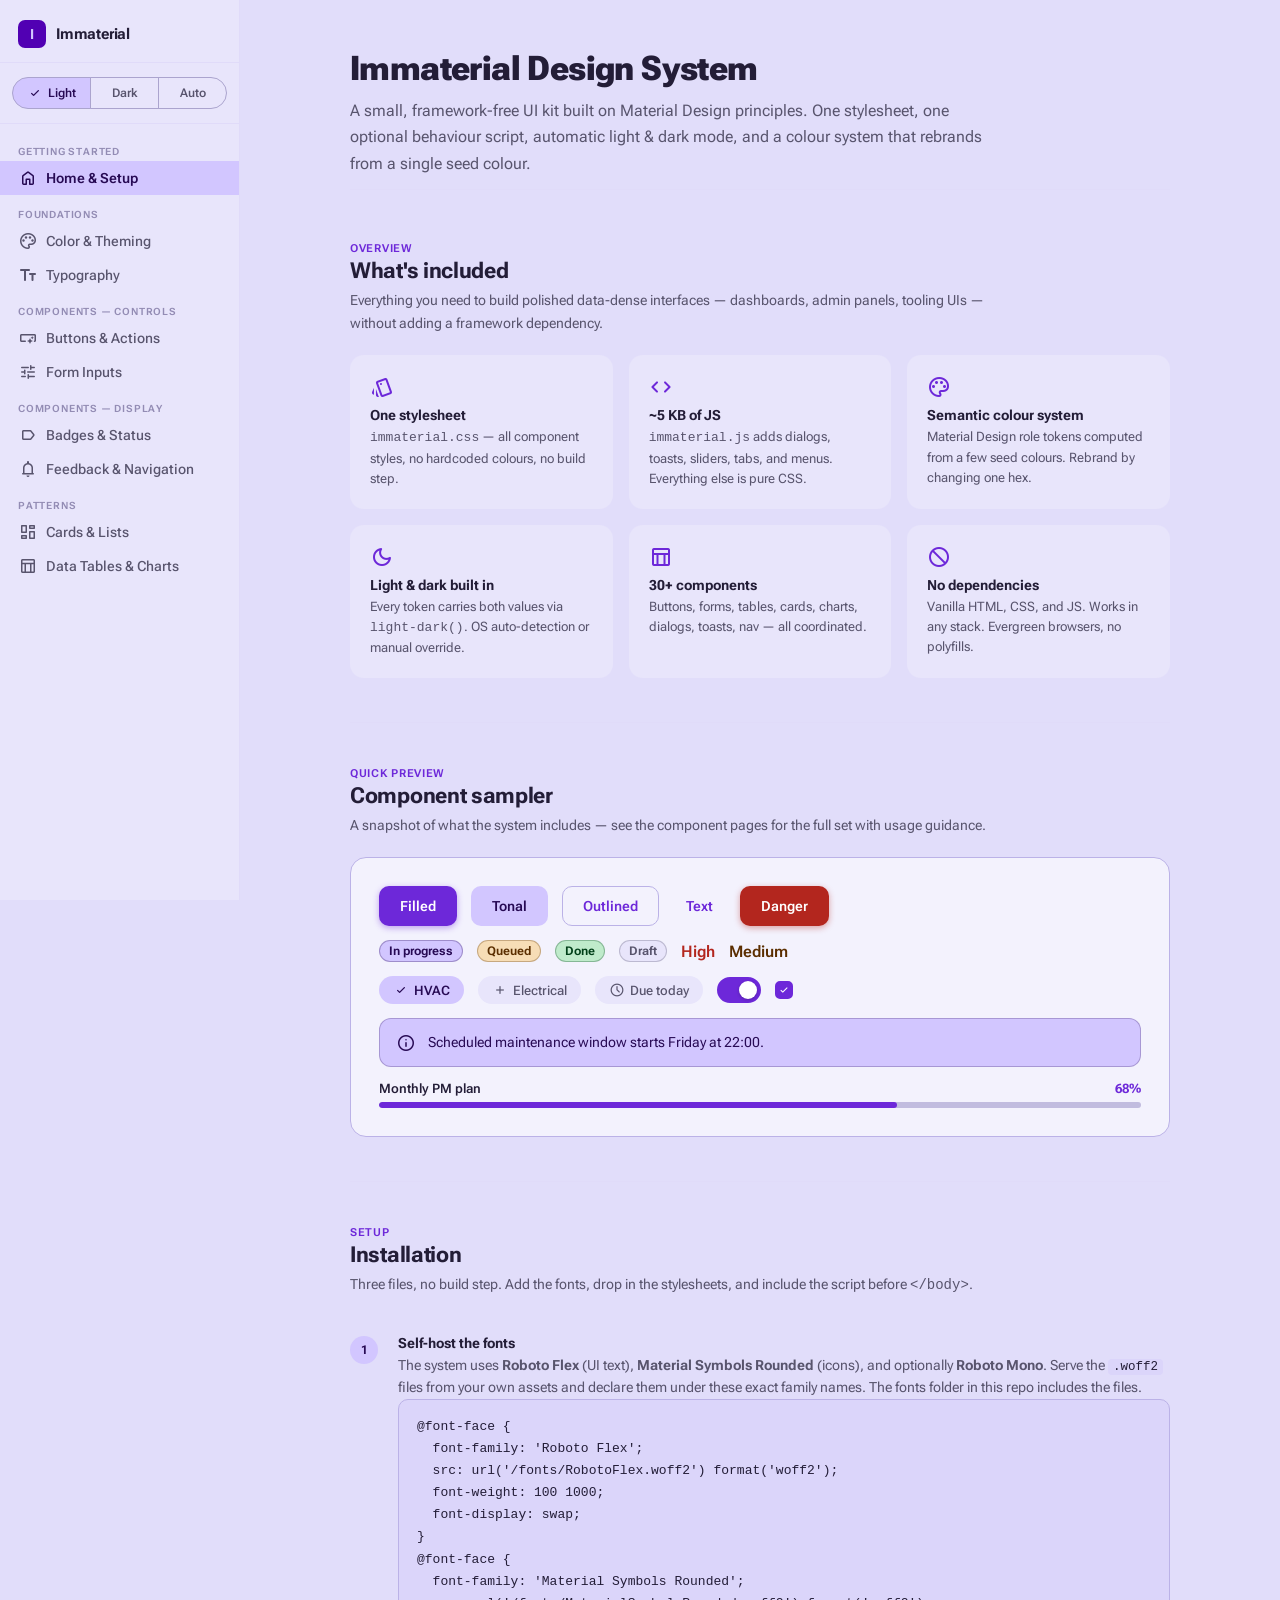
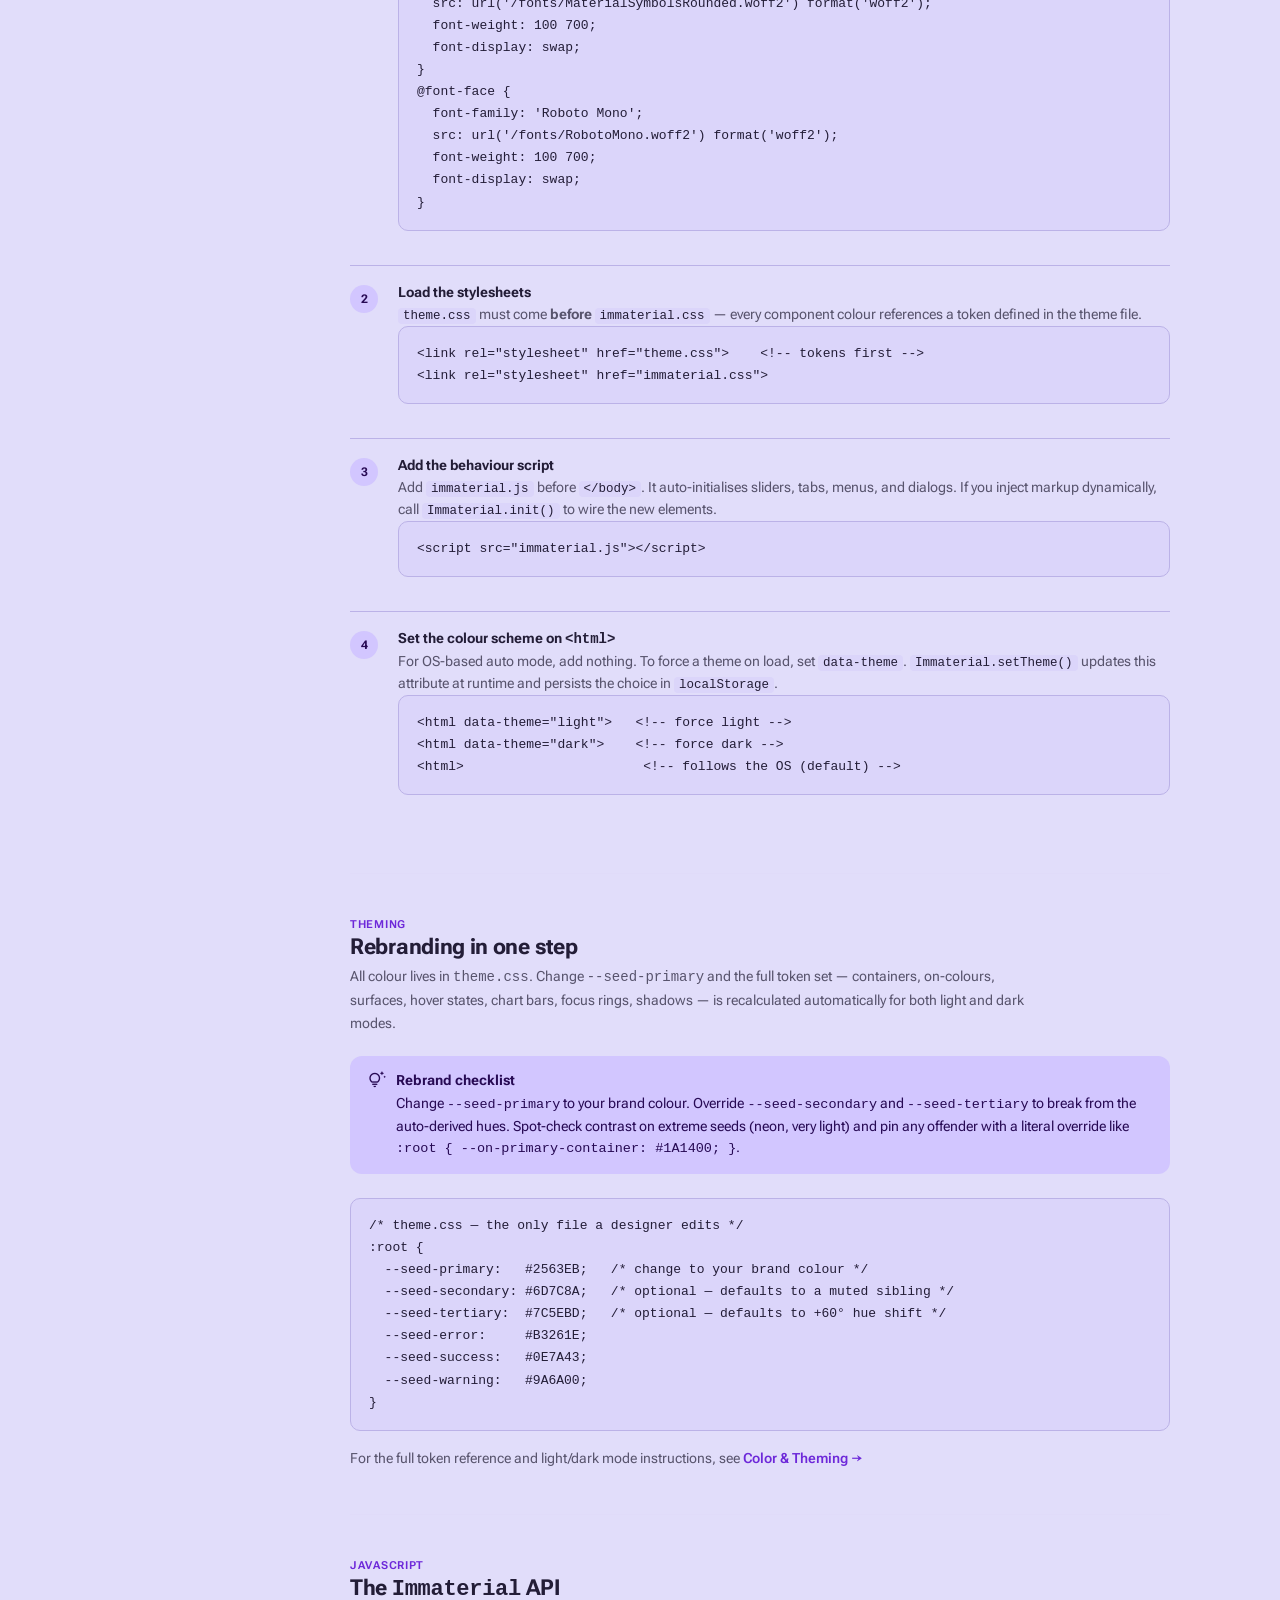
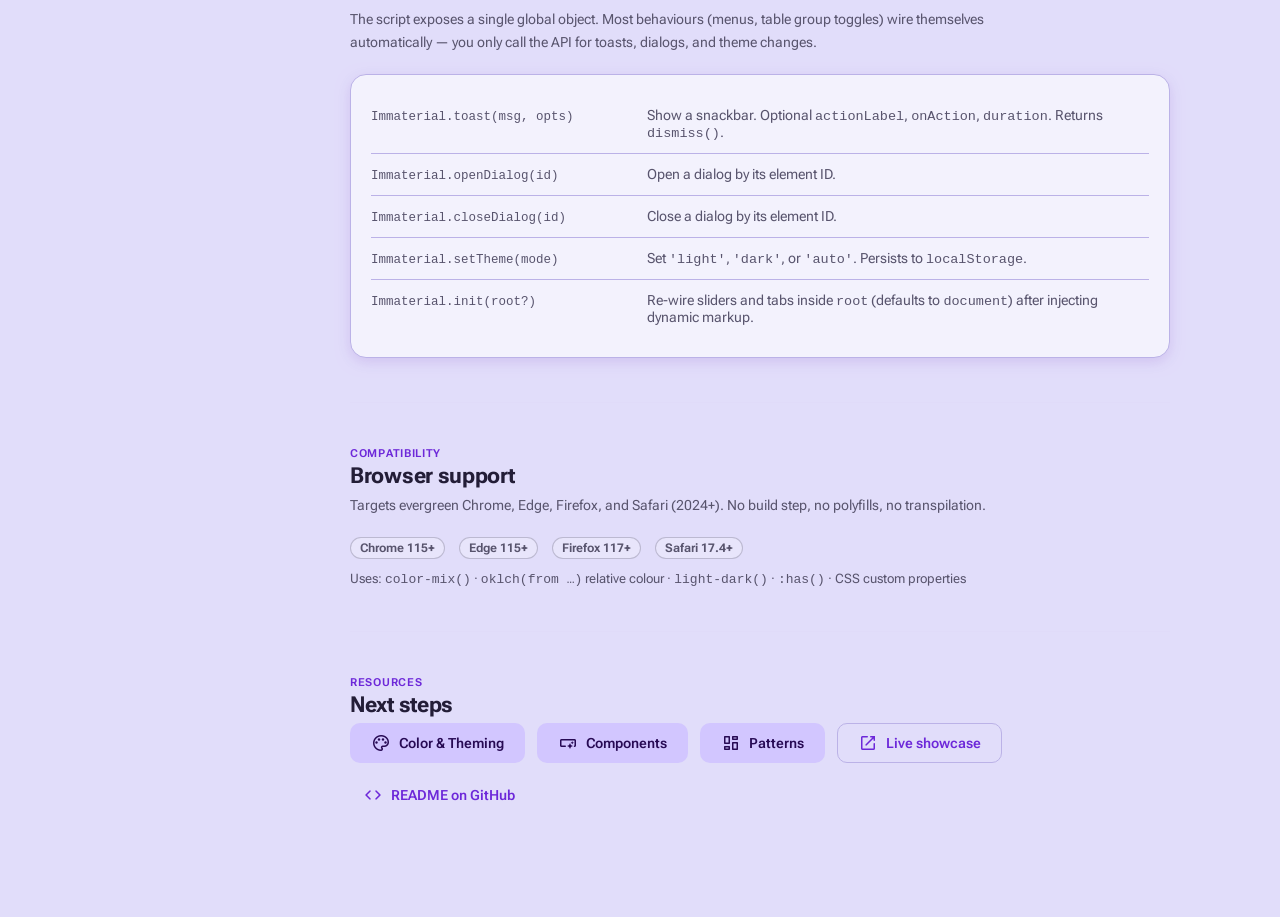
<file: docs/index.html>
<!DOCTYPE html>
<html lang="en" data-theme="light">
<head>
<meta charset="utf-8">
<meta name="viewport" content="width=device-width, initial-scale=1">
<title>Immaterial Design System</title>
<link rel="stylesheet" href="theme.css">
<link rel="stylesheet" href="immaterial.css">
<link rel="stylesheet" href="site.css">
<link rel="stylesheet" href="https://fonts.googleapis.com/css2?family=Roboto+Flex:opsz,wght@8..144,100..1000&family=Roboto+Mono:wght@400;500;700&family=Material+Symbols+Rounded:opsz,wght,FILL,GRAD@20..48,100..700,0..1,-50..200&display=swap">
</head>
<body>
<div class="docs-shell">

  <!-- ══════ SIDEBAR ══════ -->
  <aside class="docs-sidebar">
    <a class="docs-sidebar__brand" href="index.html">
      <span class="docs-sidebar__logo">I</span>
      Immaterial
    </a>

    <div class="docs-sidebar__theme">
      <div class="segmented" role="radiogroup" aria-label="Theme">
        <label class="segmented__option"><input type="radio" name="theme" value="light" checked onchange="Immaterial.setTheme('light')"><span class="icon segmented__check">check</span>Light</label>
        <label class="segmented__option"><input type="radio" name="theme" value="dark" onchange="Immaterial.setTheme('dark')"><span class="icon segmented__check">check</span>Dark</label>
        <label class="segmented__option"><input type="radio" name="theme" value="auto" onchange="Immaterial.setTheme('auto')"><span class="icon segmented__check">check</span>Auto</label>
      </div>
    </div>

    <div class="nav-section">Getting Started</div>
    <a class="nav-item" href="index.html"><span class="icon">home</span>Home &amp; Setup</a>

    <div class="nav-section">Foundations</div>
    <a class="nav-item" href="foundations.html"><span class="icon">palette</span>Color &amp; Theming</a>
    <a class="nav-item" href="foundations.html#typography"><span class="icon">text_fields</span>Typography</a>

    <div class="nav-section">Components — Controls</div>
    <a class="nav-item" href="components-controls.html"><span class="icon">smart_button</span>Buttons &amp; Actions</a>
    <a class="nav-item" href="components-controls.html#forms"><span class="icon">tune</span>Form Inputs</a>

    <div class="nav-section">Components — Display</div>
    <a class="nav-item" href="components-display.html"><span class="icon">label</span>Badges &amp; Status</a>
    <a class="nav-item" href="components-display.html#feedback"><span class="icon">notifications</span>Feedback &amp; Navigation</a>

    <div class="nav-section">Patterns</div>
    <a class="nav-item" href="patterns.html"><span class="icon">dashboard</span>Cards &amp; Lists</a>
    <a class="nav-item" href="patterns.html#data"><span class="icon">table_chart</span>Data Tables &amp; Charts</a>
  </aside>

  <!-- ══════ MAIN ══════ -->
  <main class="docs-main">
    <div class="docs-content">

      <div class="docs-hero">
        <h1>Immaterial Design System</h1>
        <p>A small, framework-free UI kit built on Material Design principles. One stylesheet, one optional behaviour script, automatic light &amp; dark mode, and a colour system that rebrands from a single seed colour.</p>
      </div>

      <!-- OVERVIEW -->
      <section class="docs-section">
        <div class="docs-section__label">Overview</div>
        <div class="docs-section__title">What's included</div>
        <div class="docs-section__desc">Everything you need to build polished data-dense interfaces — dashboards, admin panels, tooling UIs — without adding a framework dependency.</div>

        <div class="docs-features">
          <div class="docs-feature">
            <span class="icon">style</span>
            <div class="docs-feature__title">One stylesheet</div>
            <div class="docs-feature__desc"><code>immaterial.css</code> — all component styles, no hardcoded colours, no build step.</div>
          </div>
          <div class="docs-feature">
            <span class="icon">code</span>
            <div class="docs-feature__title">~5 KB of JS</div>
            <div class="docs-feature__desc"><code>immaterial.js</code> adds dialogs, toasts, sliders, tabs, and menus. Everything else is pure CSS.</div>
          </div>
          <div class="docs-feature">
            <span class="icon">palette</span>
            <div class="docs-feature__title">Semantic colour system</div>
            <div class="docs-feature__desc">Material Design role tokens computed from a few seed colours. Rebrand by changing one hex.</div>
          </div>
          <div class="docs-feature">
            <span class="icon">dark_mode</span>
            <div class="docs-feature__title">Light &amp; dark built in</div>
            <div class="docs-feature__desc">Every token carries both values via <code>light-dark()</code>. OS auto-detection or manual override.</div>
          </div>
          <div class="docs-feature">
            <span class="icon">table_chart</span>
            <div class="docs-feature__title">30+ components</div>
            <div class="docs-feature__desc">Buttons, forms, tables, cards, charts, dialogs, toasts, nav — all coordinated.</div>
          </div>
          <div class="docs-feature">
            <span class="icon">block</span>
            <div class="docs-feature__title">No dependencies</div>
            <div class="docs-feature__desc">Vanilla HTML, CSS, and JS. Works in any stack. Evergreen browsers, no polyfills.</div>
          </div>
        </div>
      </section>

      <!-- QUICK PREVIEW -->
      <section class="docs-section">
        <div class="docs-section__label">Quick preview</div>
        <div class="docs-section__title">Component sampler</div>
        <div class="docs-section__desc">A snapshot of what the system includes — see the component pages for the full set with usage guidance.</div>

        <div class="docs-demo">
          <div class="demo-stack">
            <!-- Buttons -->
            <div class="demo-row">
              <button class="btn btn--filled">Filled</button>
              <button class="btn btn--tonal">Tonal</button>
              <button class="btn btn--outlined">Outlined</button>
              <button class="btn btn--text">Text</button>
              <button class="btn btn--danger">Danger</button>
            </div>
            <!-- Badges + priority -->
            <div class="demo-row">
              <span class="badge badge--primary">In progress</span>
              <span class="badge badge--warning">Queued</span>
              <span class="badge badge--success">Done</span>
              <span class="badge badge--neutral">Draft</span>
              <span class="priority priority--high">High</span>
              <span class="priority priority--medium">Medium</span>
            </div>
            <!-- Chips + switch -->
            <div class="demo-row">
              <button class="chip is-selected"><span class="icon">check</span>HVAC</button>
              <button class="chip"><span class="icon">add</span>Electrical</button>
              <span class="chip chip--assist"><span class="icon">schedule</span>Due today</span>
              <label class="switch"><input type="checkbox" checked><span class="switch__track"><span class="switch__thumb"></span></span></label>
              <input class="checkbox" type="checkbox" checked>
            </div>
            <!-- Alert -->
            <div class="alert alert--info"><span class="icon">info</span><div class="alert__content"><span>Scheduled maintenance window starts Friday at 22:00.</span></div></div>
            <!-- Progress -->
            <div>
              <div style="display:flex;justify-content:space-between;font-size:13px;margin-bottom:6px"><span style="font-weight:600">Monthly PM plan</span><span style="font-weight:700;color:var(--primary)">68%</span></div>
              <div class="progress"><div class="progress__bar" style="width:68%"></div></div>
            </div>
          </div>
        </div>
      </section>

      <!-- SETUP -->
      <section class="docs-section" id="setup">
        <div class="docs-section__label">Setup</div>
        <div class="docs-section__title">Installation</div>
        <div class="docs-section__desc">Three files, no build step. Add the fonts, drop in the stylesheets, and include the script before <code>&lt;/body&gt;</code>.</div>

        <div class="docs-steps">
          <div class="docs-step">
            <div class="docs-step__num">1</div>
            <div>
              <div class="docs-step__title">Self-host the fonts</div>
              <div class="docs-step__desc">The system uses <strong>Roboto Flex</strong> (UI text), <strong>Material Symbols Rounded</strong> (icons), and optionally <strong>Roboto Mono</strong>. Serve the <code>.woff2</code> files from your own assets and declare them under these exact family names. The fonts folder in this repo includes the files.</div>
              <pre class="docs-code">@font-face {
  font-family: 'Roboto Flex';
  src: url('/fonts/RobotoFlex.woff2') format('woff2');
  font-weight: 100 1000;
  font-display: swap;
}
@font-face {
  font-family: 'Material Symbols Rounded';
  src: url('/fonts/MaterialSymbolsRounded.woff2') format('woff2');
  font-weight: 100 700;
  font-display: swap;
}
@font-face {
  font-family: 'Roboto Mono';
  src: url('/fonts/RobotoMono.woff2') format('woff2');
  font-weight: 100 700;
  font-display: swap;
}</pre>
            </div>
          </div>
          <div class="docs-step">
            <div class="docs-step__num">2</div>
            <div>
              <div class="docs-step__title">Load the stylesheets</div>
              <div class="docs-step__desc"><code>theme.css</code> must come <strong>before</strong> <code>immaterial.css</code> — every component colour references a token defined in the theme file.</div>
              <pre class="docs-code">&lt;link rel="stylesheet" href="theme.css"&gt;    &lt;!-- tokens first --&gt;
&lt;link rel="stylesheet" href="immaterial.css"&gt;</pre>
            </div>
          </div>
          <div class="docs-step">
            <div class="docs-step__num">3</div>
            <div>
              <div class="docs-step__title">Add the behaviour script</div>
              <div class="docs-step__desc">Add <code>immaterial.js</code> before <code>&lt;/body&gt;</code>. It auto-initialises sliders, tabs, menus, and dialogs. If you inject markup dynamically, call <code>Immaterial.init()</code> to wire the new elements.</div>
              <pre class="docs-code">&lt;script src="immaterial.js"&gt;&lt;/script&gt;</pre>
            </div>
          </div>
          <div class="docs-step">
            <div class="docs-step__num">4</div>
            <div>
              <div class="docs-step__title">Set the colour scheme on <code>&lt;html&gt;</code></div>
              <div class="docs-step__desc">For OS-based auto mode, add nothing. To force a theme on load, set <code>data-theme</code>. <code>Immaterial.setTheme()</code> updates this attribute at runtime and persists the choice in <code>localStorage</code>.</div>
              <pre class="docs-code">&lt;html data-theme="light"&gt;   &lt;!-- force light --&gt;
&lt;html data-theme="dark"&gt;    &lt;!-- force dark --&gt;
&lt;html&gt;                       &lt;!-- follows the OS (default) --&gt;</pre>
            </div>
          </div>
        </div>
      </section>

      <!-- THEMING OVERVIEW -->
      <section class="docs-section" id="theming">
        <div class="docs-section__label">Theming</div>
        <div class="docs-section__title">Rebranding in one step</div>
        <div class="docs-section__desc">All colour lives in <code>theme.css</code>. Change <code>--seed-primary</code> and the full token set — containers, on-colours, surfaces, hover states, chart bars, focus rings, shadows — is recalculated automatically for both light and dark modes.</div>

        <div class="docs-when">
          <span class="icon">tips_and_updates</span>
          <div class="docs-when__body">
            <strong>Rebrand checklist</strong>
            Change <code>--seed-primary</code> to your brand colour. Override <code>--seed-secondary</code> and <code>--seed-tertiary</code> to break from the auto-derived hues. Spot-check contrast on extreme seeds (neon, very light) and pin any offender with a literal override like <code>:root { --on-primary-container: #1A1400; }</code>.
          </div>
        </div>

        <pre class="docs-code">/* theme.css — the only file a designer edits */
:root {
  --seed-primary:   #2563EB;   /* change to your brand colour */
  --seed-secondary: #6D7C8A;   /* optional — defaults to a muted sibling */
  --seed-tertiary:  #7C5EBD;   /* optional — defaults to +60° hue shift */
  --seed-error:     #B3261E;
  --seed-success:   #0E7A43;
  --seed-warning:   #9A6A00;
}</pre>

        <div class="docs-section__desc">For the full token reference and light/dark mode instructions, see <a href="foundations.html" style="color:var(--primary);font-weight:600">Color &amp; Theming →</a></div>
      </section>

      <!-- JS API -->
      <section class="docs-section" id="js-api">
        <div class="docs-section__label">JavaScript</div>
        <div class="docs-section__title">The <code>Immaterial</code> API</div>
        <div class="docs-section__desc">The script exposes a single global object. Most behaviours (menus, table group toggles) wire themselves automatically — you only call the API for toasts, dialogs, and theme changes.</div>

        <div class="card"><div class="card__body">
          <div style="display:flex;flex-direction:column;gap:0">
            <div style="display:grid;grid-template-columns:260px 1fr;gap:16px;padding:12px 0;border-bottom:1px solid var(--outline-variant);align-items:baseline">
              <code style="font-size:12.5px;color:var(--on-surface-variant)">Immaterial.toast(msg, opts)</code>
              <span style="font-size:13.5px;color:var(--on-surface-variant)">Show a snackbar. Optional <code>actionLabel</code>, <code>onAction</code>, <code>duration</code>. Returns <code>dismiss()</code>.</span>
            </div>
            <div style="display:grid;grid-template-columns:260px 1fr;gap:16px;padding:12px 0;border-bottom:1px solid var(--outline-variant);align-items:baseline">
              <code style="font-size:12.5px;color:var(--on-surface-variant)">Immaterial.openDialog(id)</code>
              <span style="font-size:13.5px;color:var(--on-surface-variant)">Open a dialog by its element ID.</span>
            </div>
            <div style="display:grid;grid-template-columns:260px 1fr;gap:16px;padding:12px 0;border-bottom:1px solid var(--outline-variant);align-items:baseline">
              <code style="font-size:12.5px;color:var(--on-surface-variant)">Immaterial.closeDialog(id)</code>
              <span style="font-size:13.5px;color:var(--on-surface-variant)">Close a dialog by its element ID.</span>
            </div>
            <div style="display:grid;grid-template-columns:260px 1fr;gap:16px;padding:12px 0;border-bottom:1px solid var(--outline-variant);align-items:baseline">
              <code style="font-size:12.5px;color:var(--on-surface-variant)">Immaterial.setTheme(mode)</code>
              <span style="font-size:13.5px;color:var(--on-surface-variant)">Set <code>'light'</code>, <code>'dark'</code>, or <code>'auto'</code>. Persists to <code>localStorage</code>.</span>
            </div>
            <div style="display:grid;grid-template-columns:260px 1fr;gap:16px;padding:12px 0;align-items:baseline">
              <code style="font-size:12.5px;color:var(--on-surface-variant)">Immaterial.init(root?)</code>
              <span style="font-size:13.5px;color:var(--on-surface-variant)">Re-wire sliders and tabs inside <code>root</code> (defaults to <code>document</code>) after injecting dynamic markup.</span>
            </div>
          </div>
        </div></div>
      </section>

      <!-- BROWSER SUPPORT -->
      <section class="docs-section" id="browser-support">
        <div class="docs-section__label">Compatibility</div>
        <div class="docs-section__title">Browser support</div>
        <div class="docs-section__desc">Targets evergreen Chrome, Edge, Firefox, and Safari (2024+). No build step, no polyfills, no transpilation.</div>
        <div class="demo-row">
          <span class="badge badge--neutral">Chrome 115+</span>
          <span class="badge badge--neutral">Edge 115+</span>
          <span class="badge badge--neutral">Firefox 117+</span>
          <span class="badge badge--neutral">Safari 17.4+</span>
        </div>
        <p style="font-size:13px;color:var(--on-surface-variant);margin-top:12px">Uses: <code>color-mix()</code> · <code>oklch(from …)</code> relative colour · <code>light-dark()</code> · <code>:has()</code> · CSS custom properties</p>
      </section>

      <!-- LINKS -->
      <section class="docs-section">
        <div class="docs-section__label">Resources</div>
        <div class="docs-section__title">Next steps</div>
        <div class="demo-row" style="gap:12px">
          <a href="foundations.html" class="btn btn--tonal"><span class="icon">palette</span>Color &amp; Theming</a>
          <a href="components-controls.html" class="btn btn--tonal"><span class="icon">smart_button</span>Components</a>
          <a href="patterns.html" class="btn btn--tonal"><span class="icon">dashboard</span>Patterns</a>
          <a href="../showcase.html" class="btn btn--outlined" target="_blank"><span class="icon">open_in_new</span>Live showcase</a>
          <a href="https://github.com" class="btn btn--text" target="_blank"><span class="icon">code</span>README on GitHub</a>
        </div>
      </section>

    </div>
  </main>
</div>

<script src="immaterial.js"></script>
<script src="site.js"></script>
<script>
  // Sync theme toggle to current theme on load
  (function () {
    var saved = localStorage.getItem('immaterial-theme') || 'light';
    document.querySelectorAll('[name="theme"]').forEach(function (r) {
      r.checked = r.value === saved;
    });
    Immaterial.setTheme(saved);
    setNavActive();
  }());
</script>
</body>
</html>
</file>
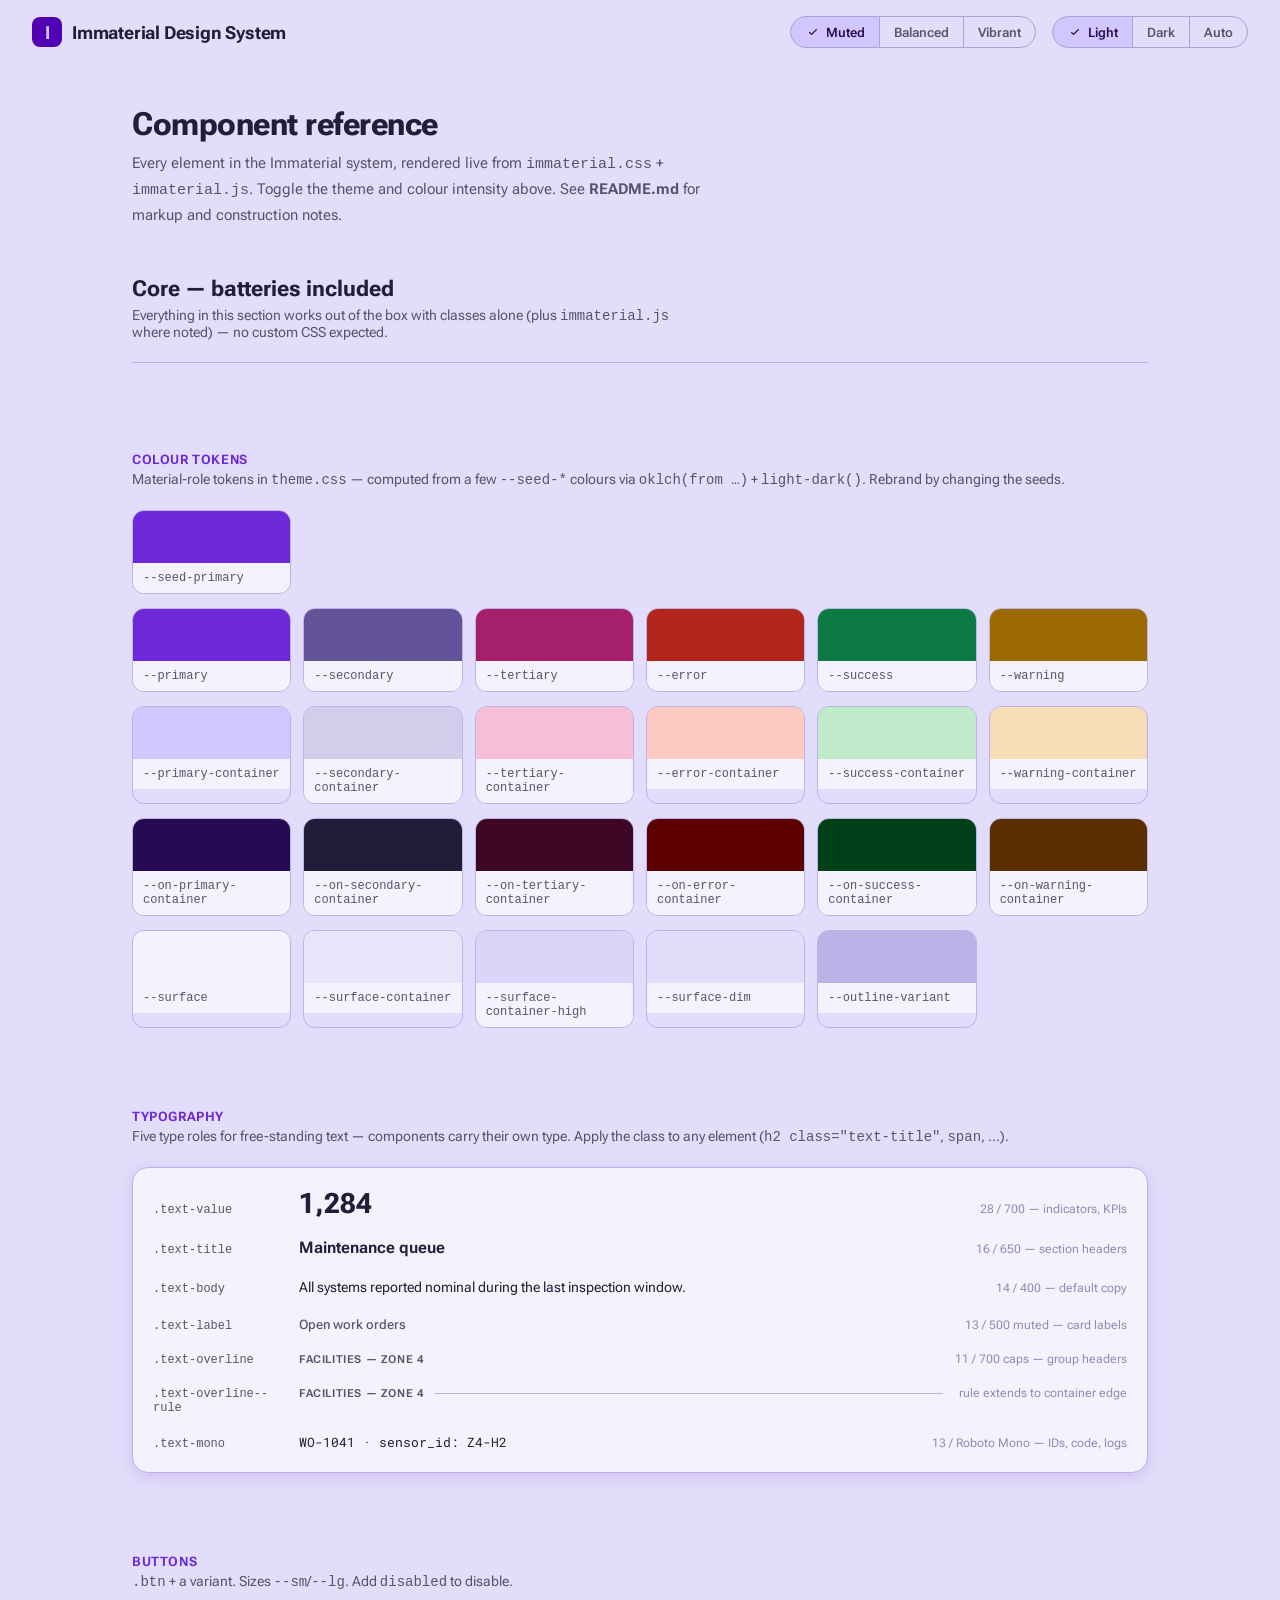
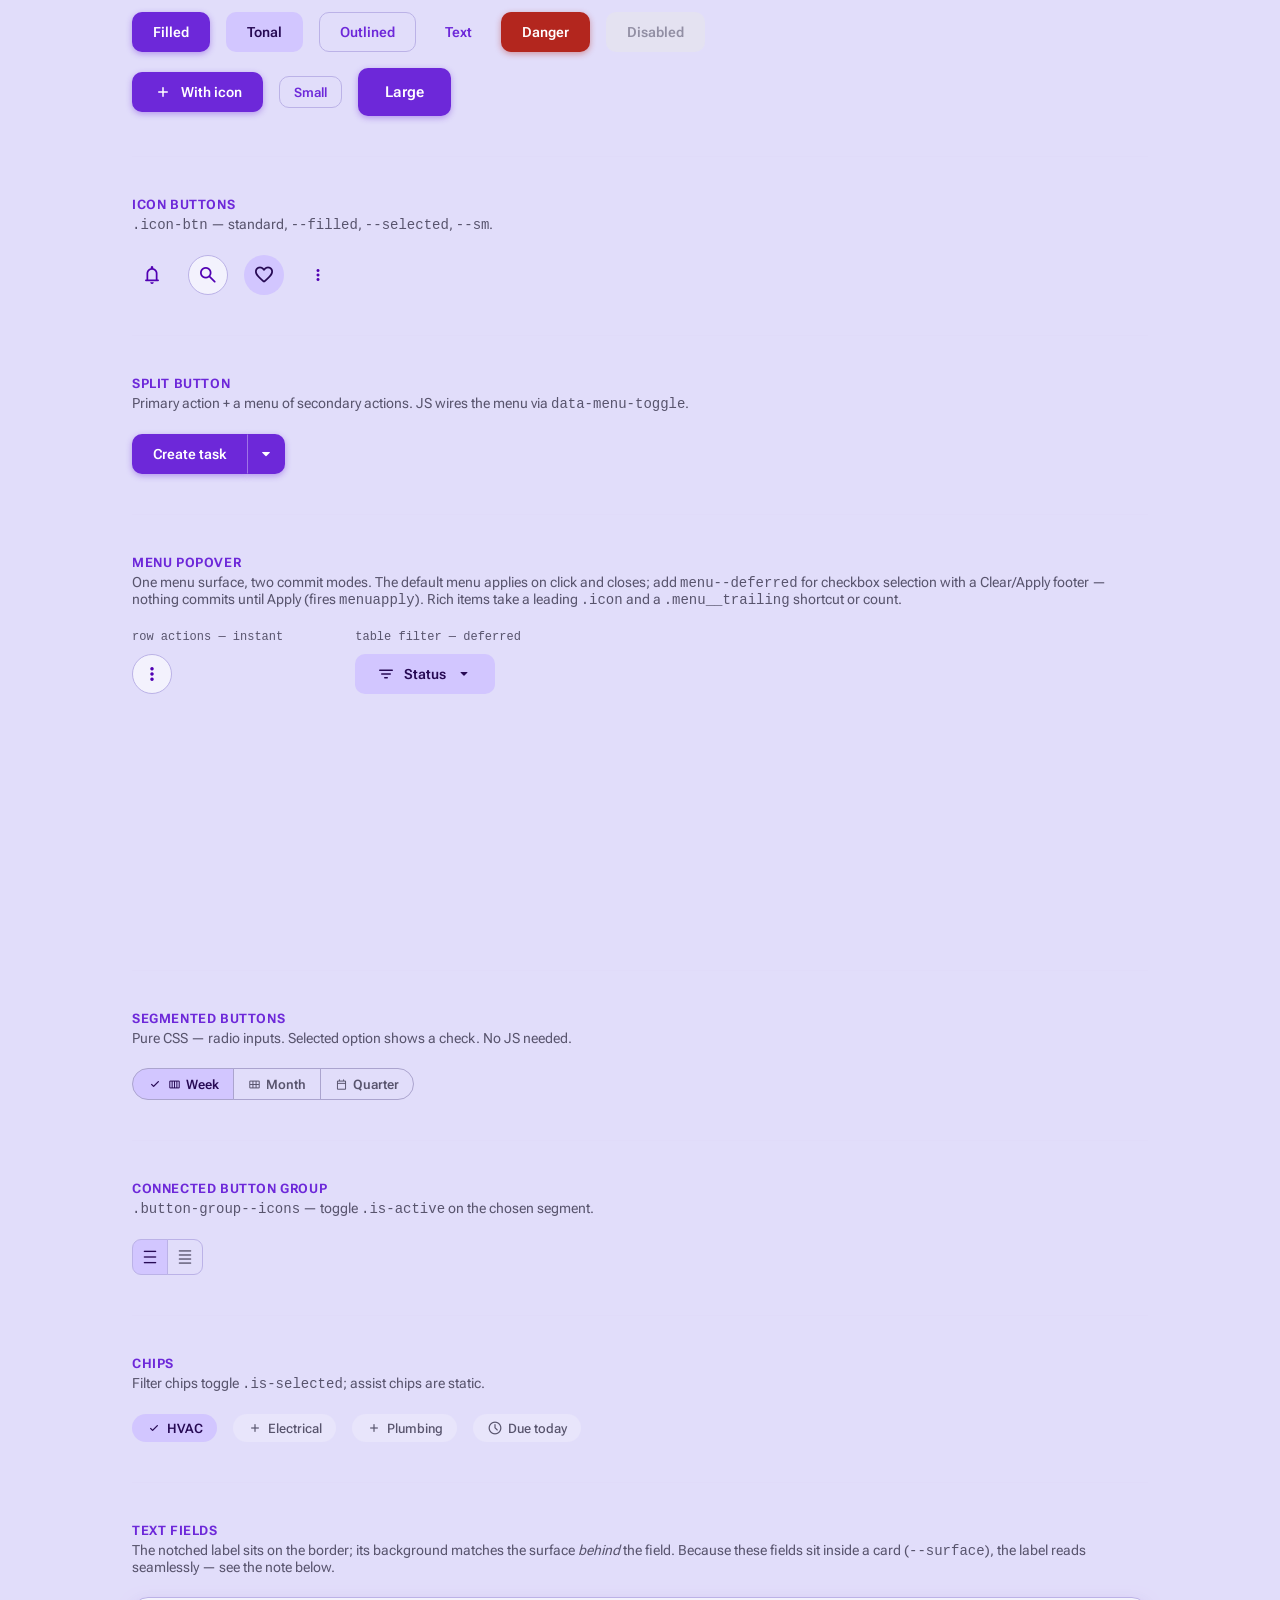
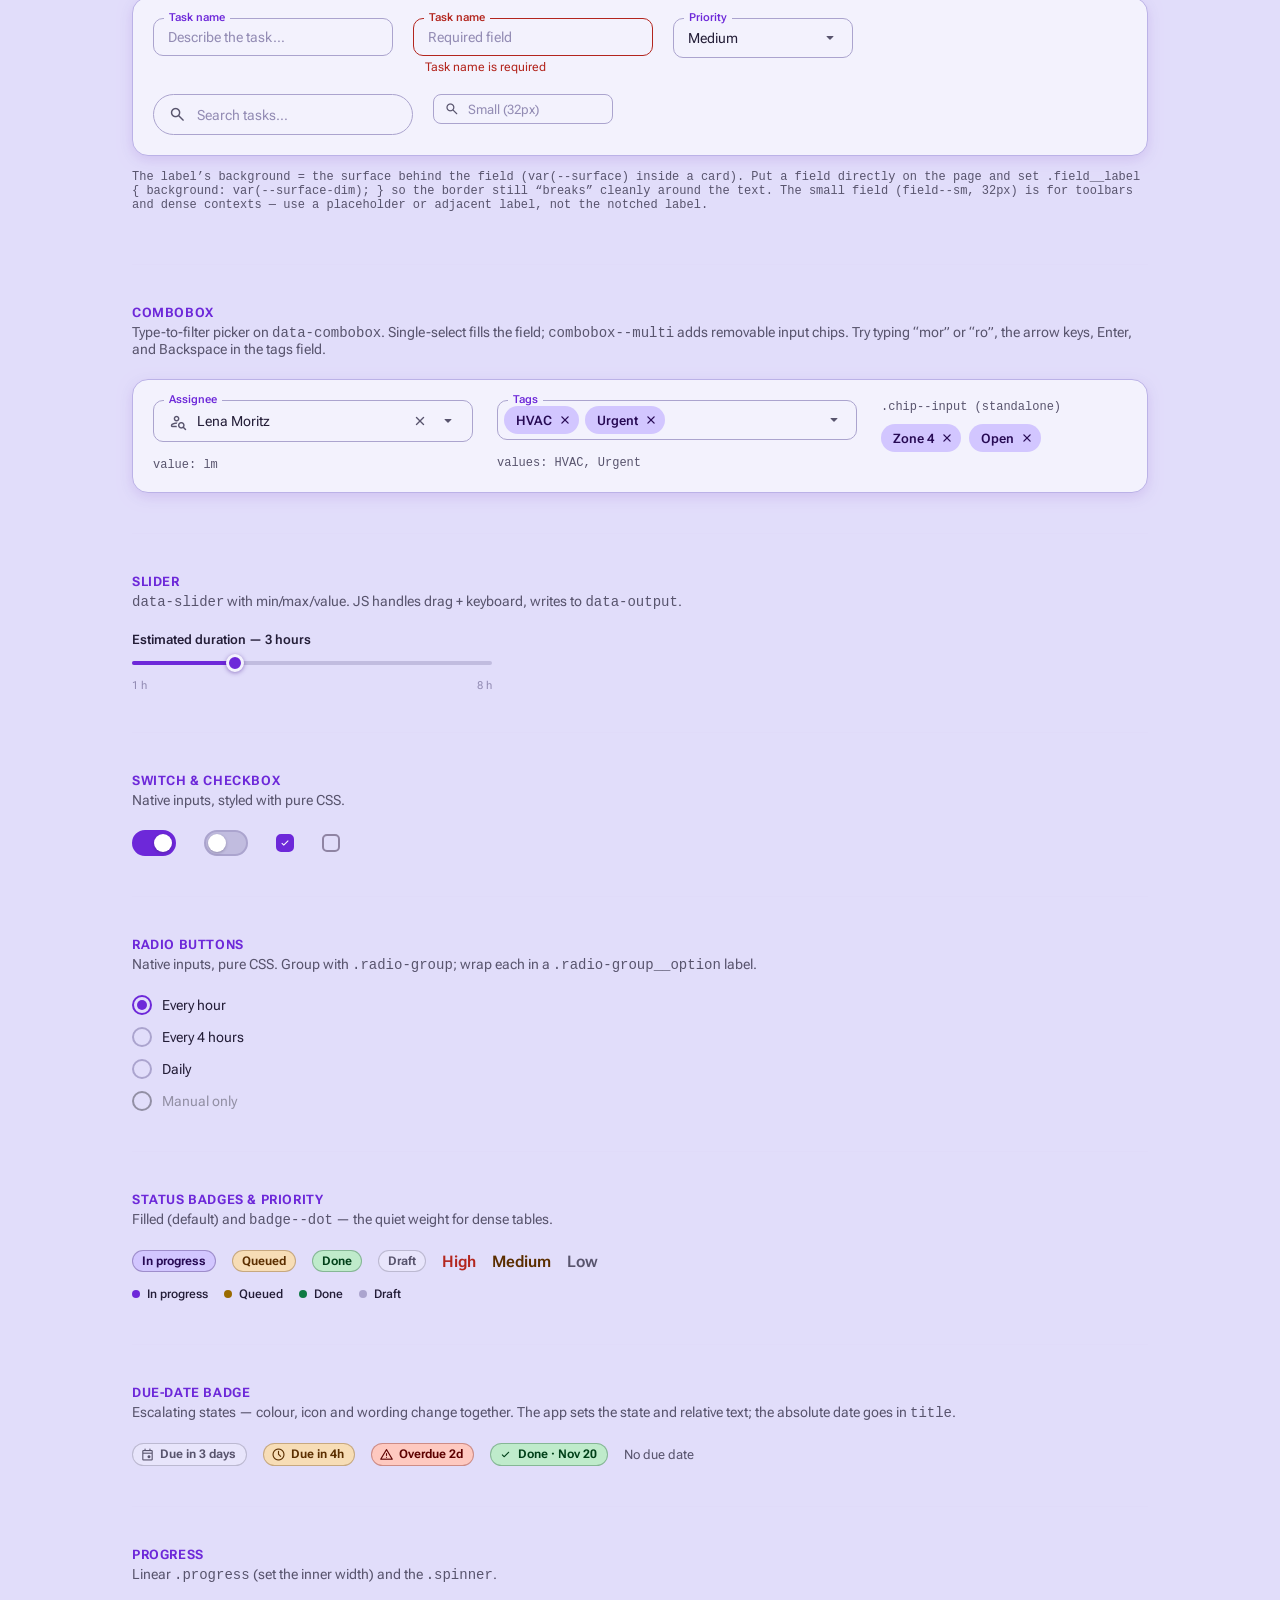
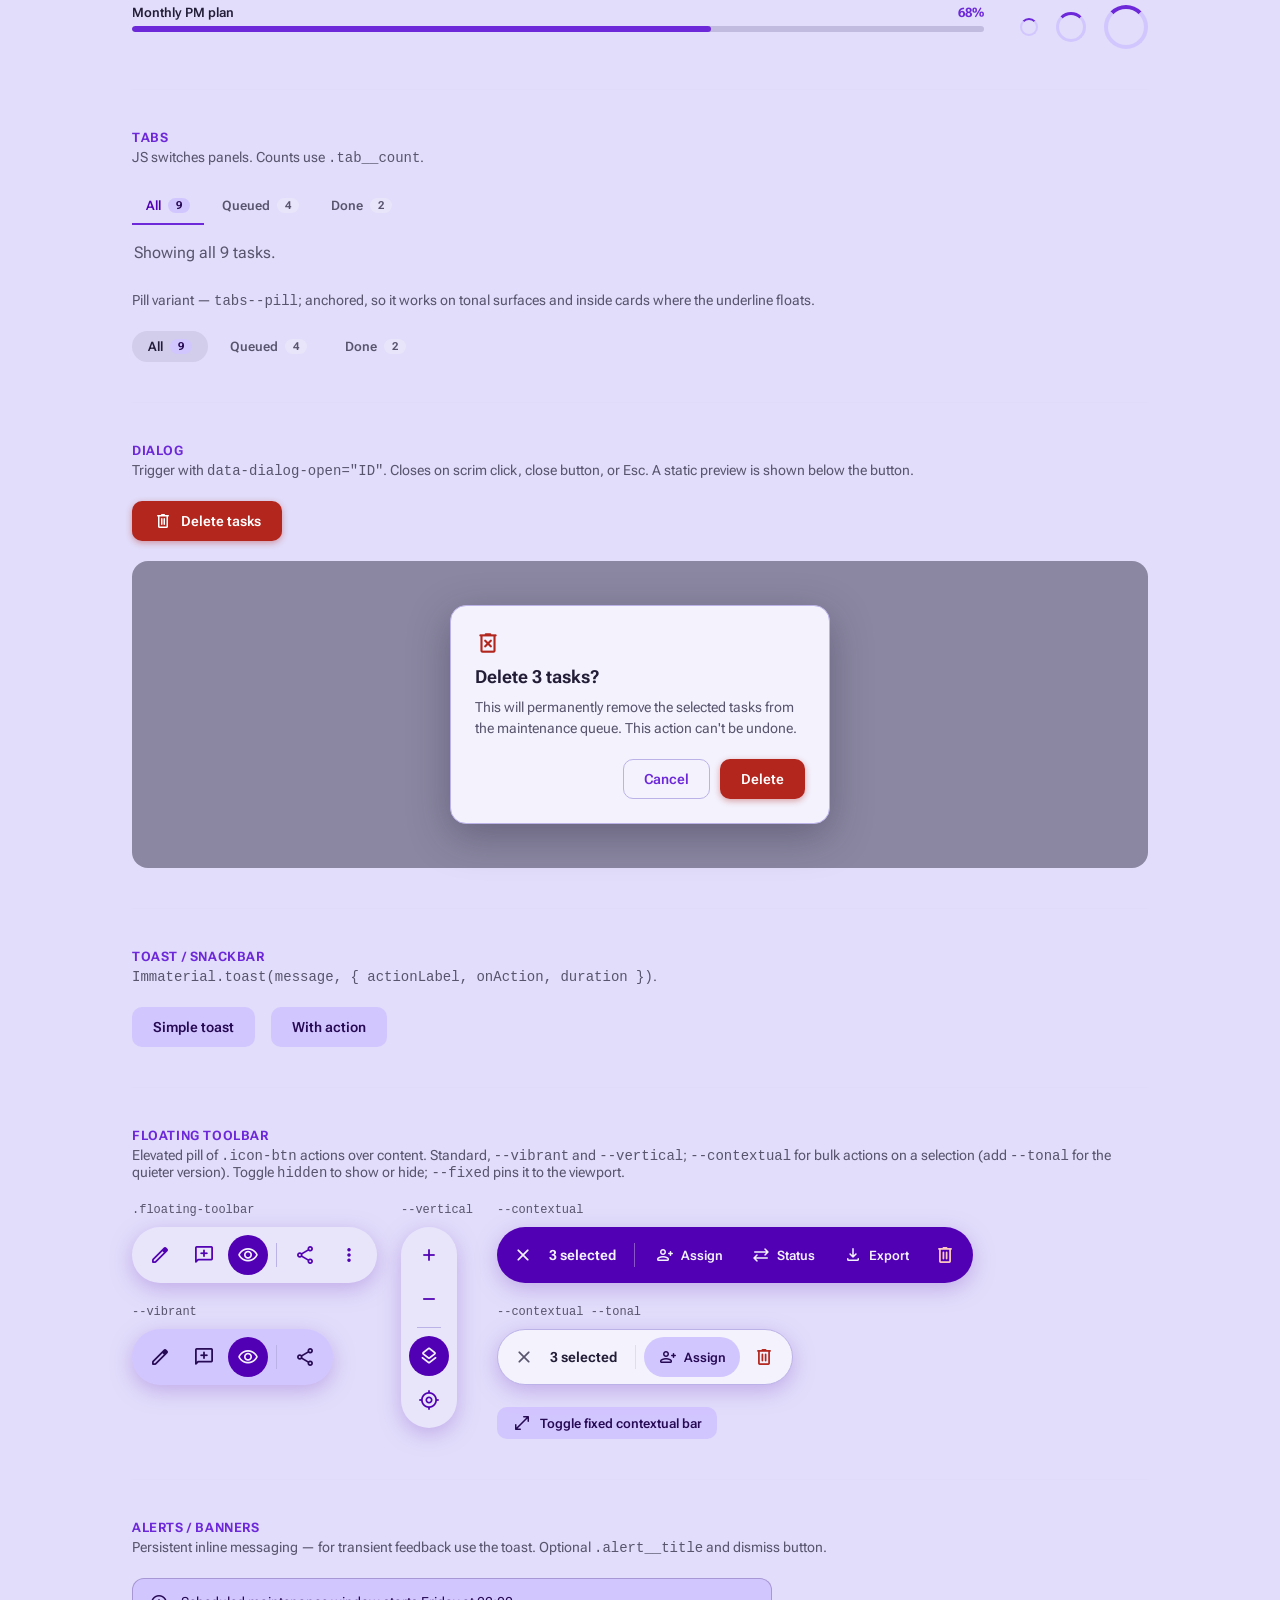
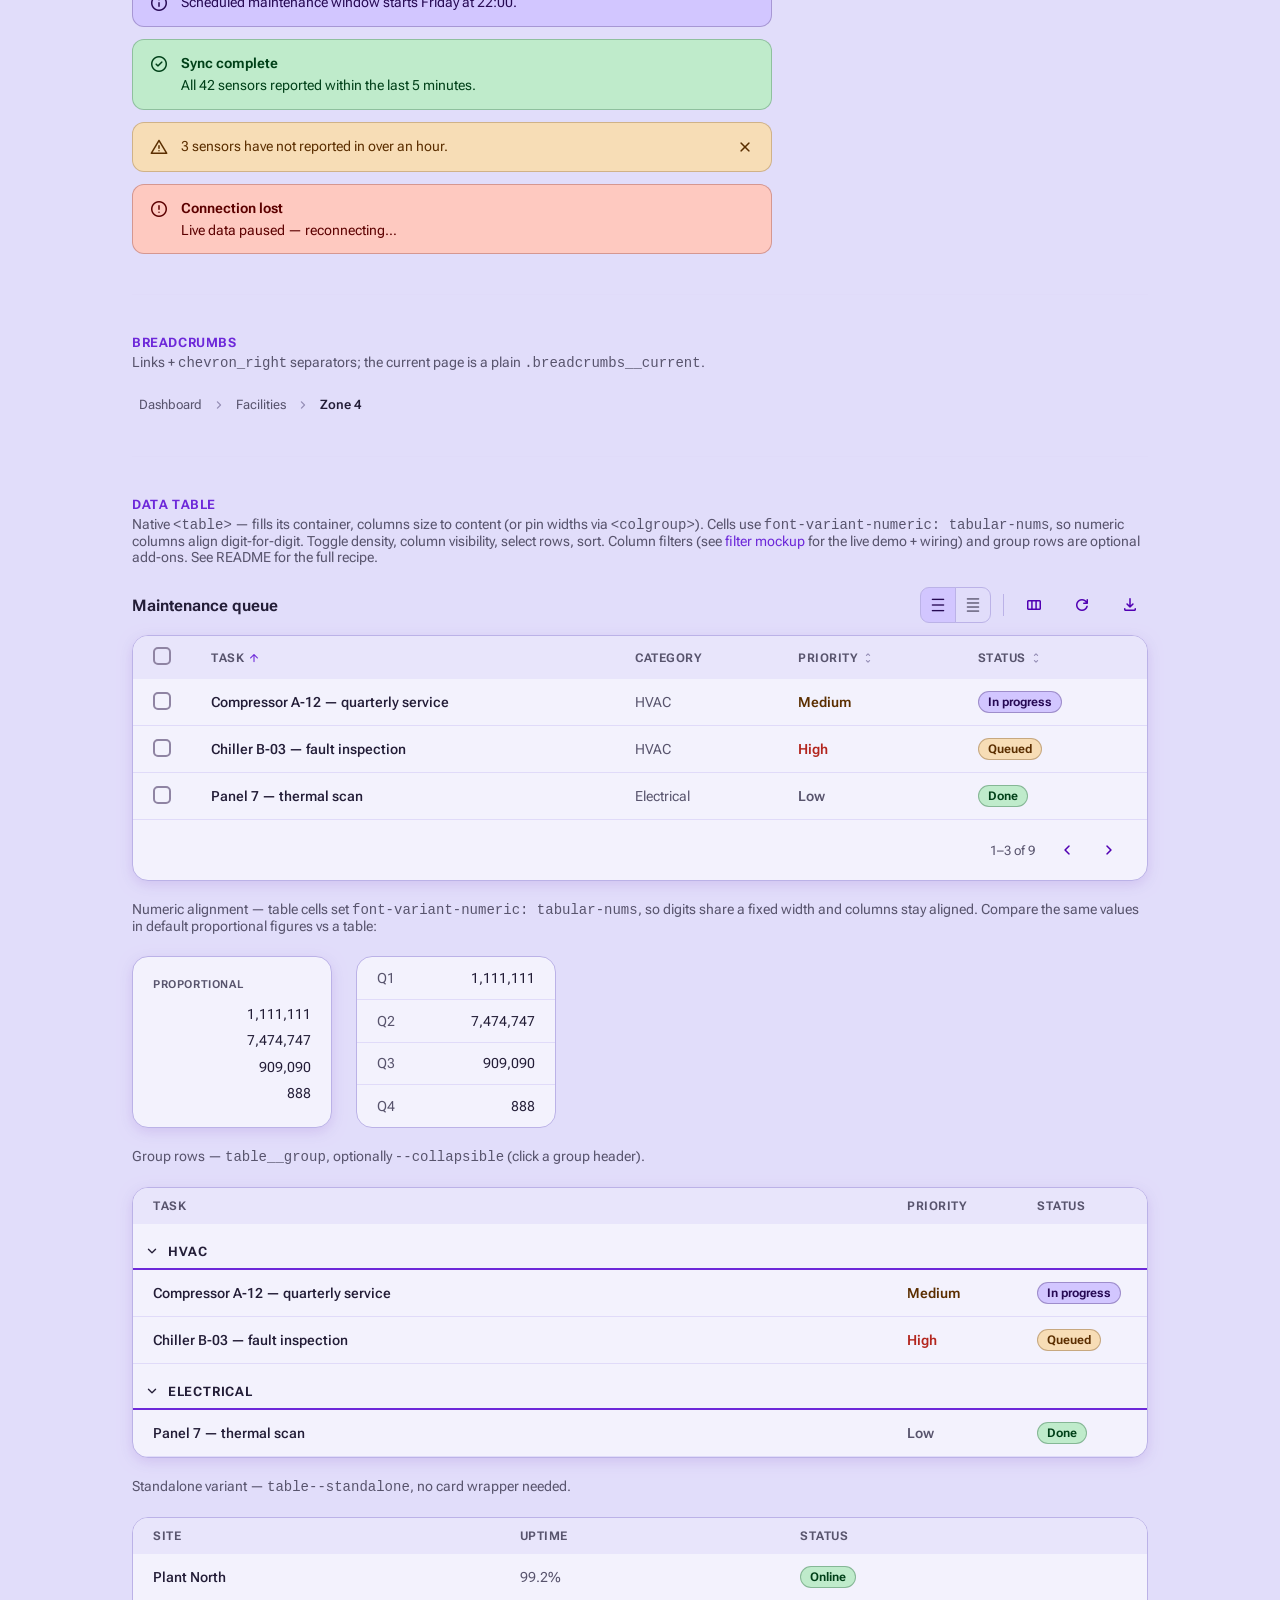
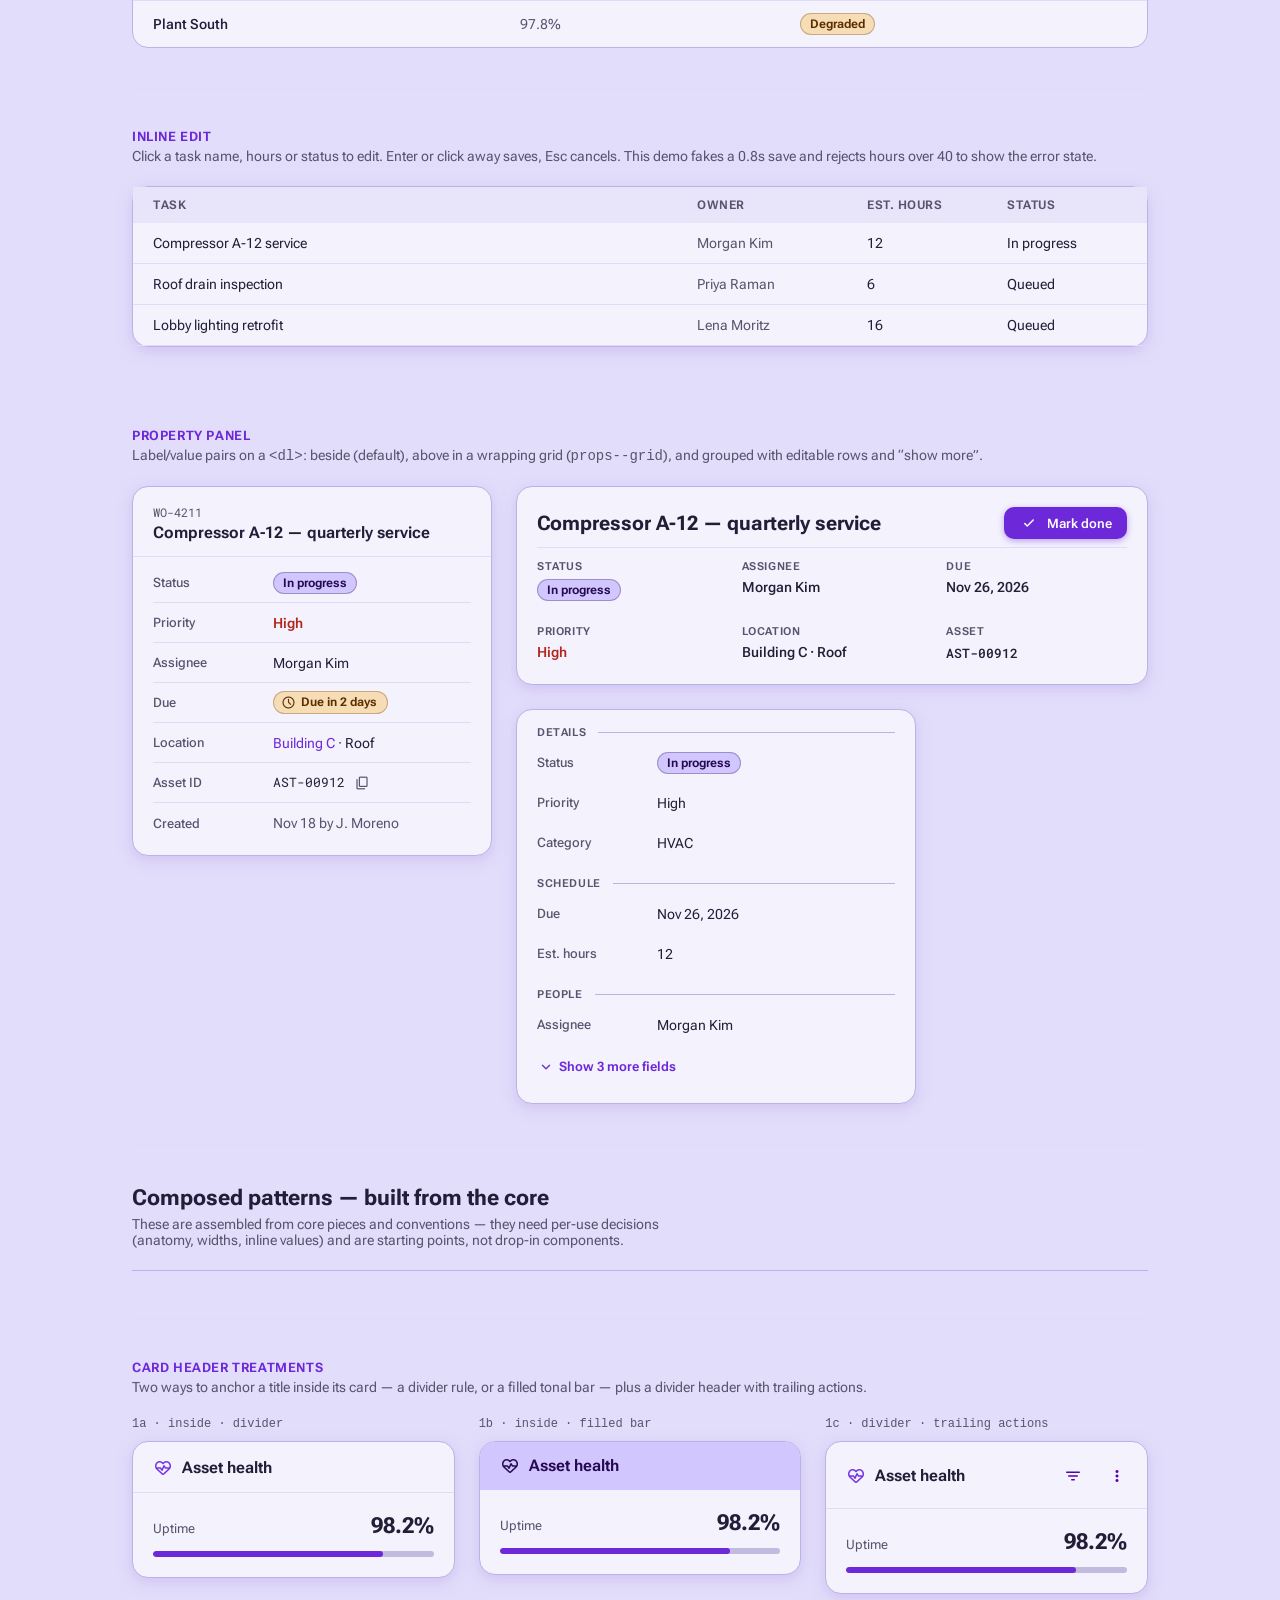
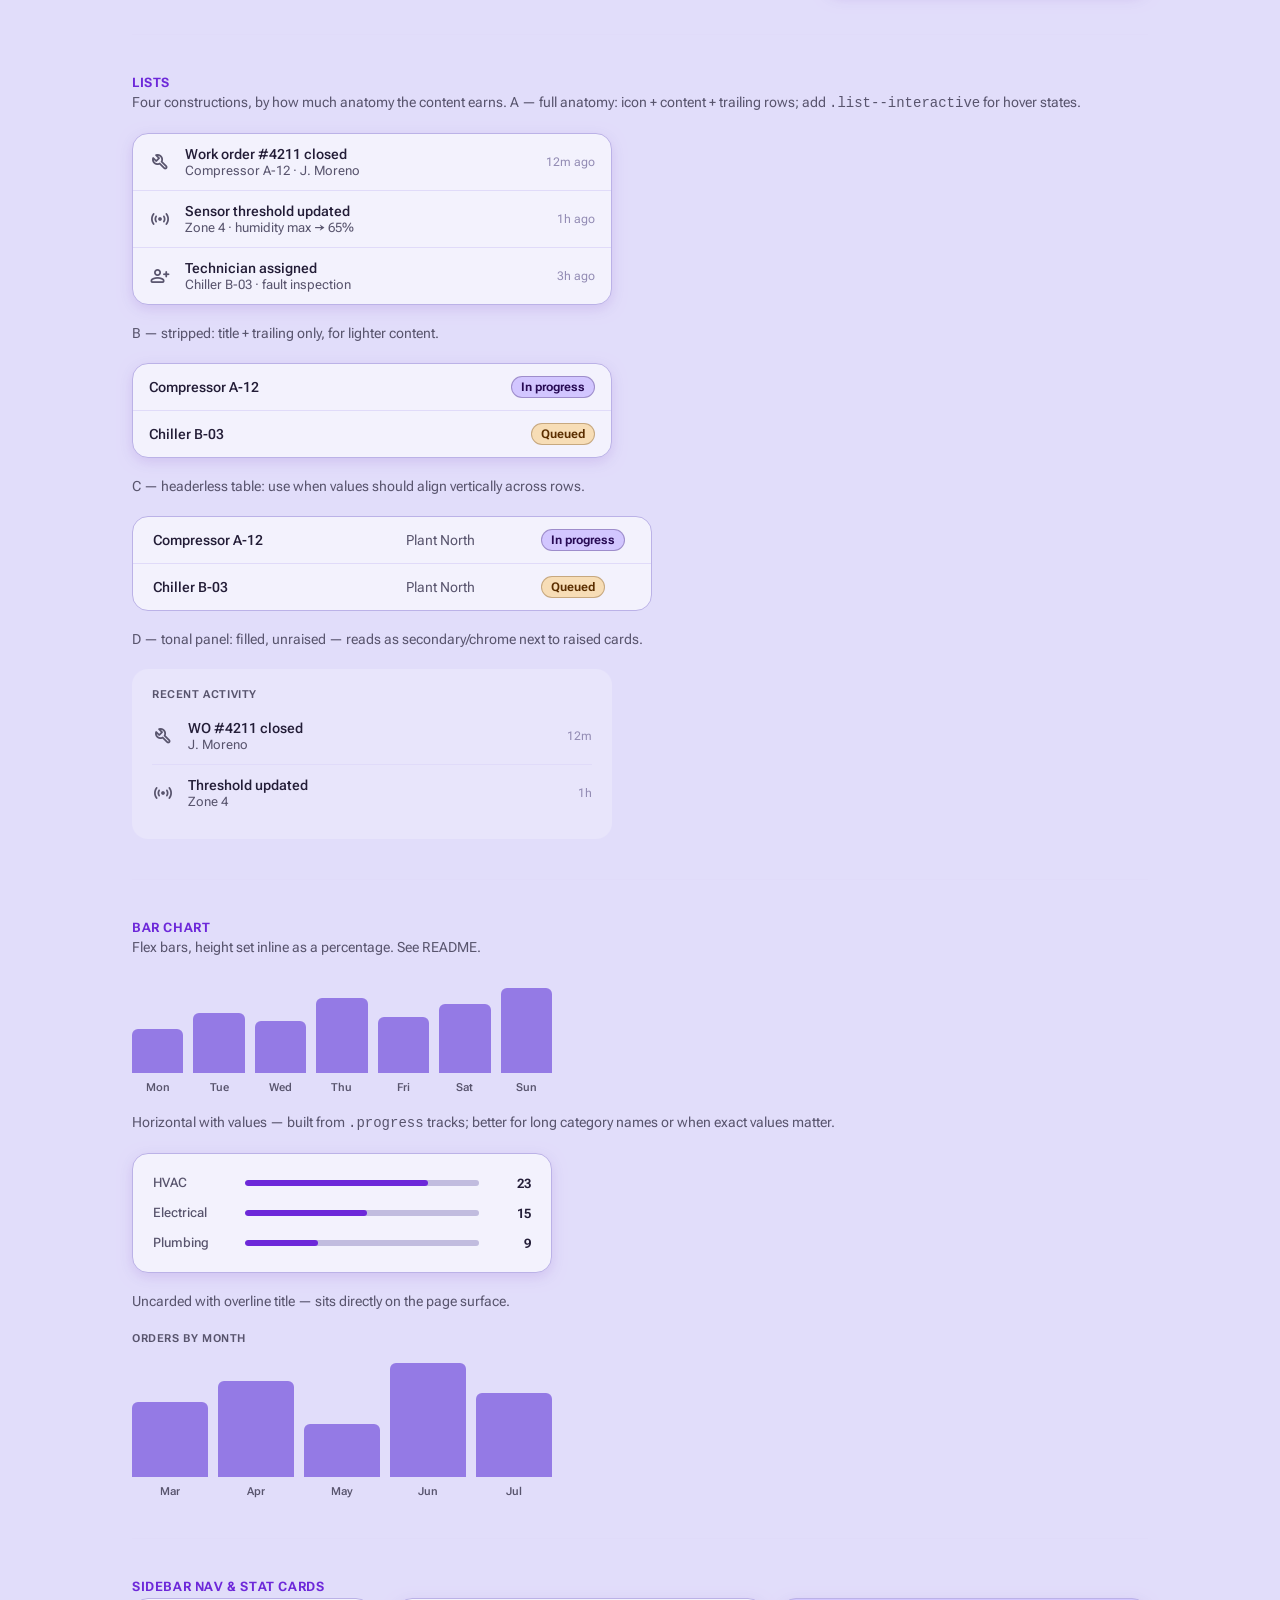
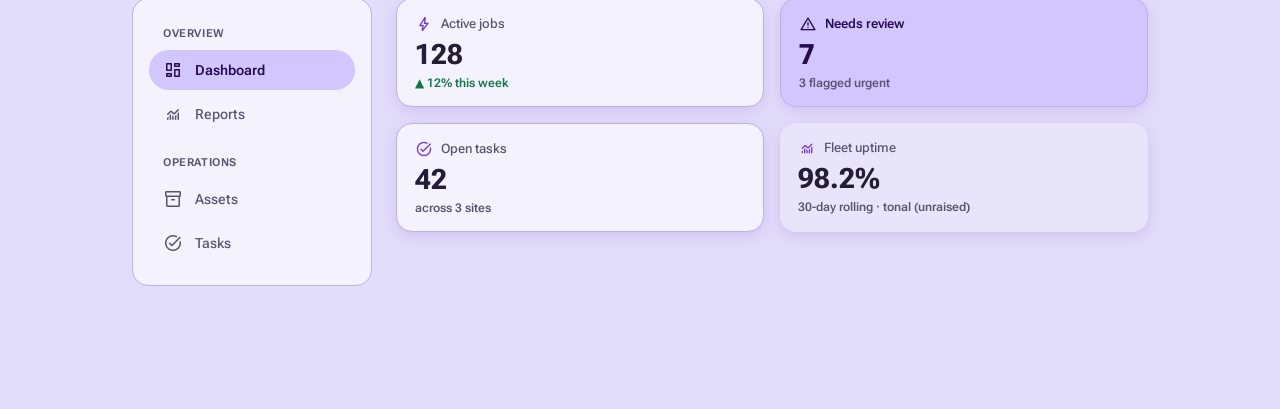
<file: showcase.html>
<!DOCTYPE html>
<html lang="en" data-theme="light">
<head>
<meta charset="utf-8">
<meta name="viewport" content="width=device-width, initial-scale=1">
<title>Immaterial Design System — Reference</title>
<link rel="stylesheet" href="theme.css">
<link rel="stylesheet" href="immaterial.css">
<!-- CDN fallback so the demo renders fonts/icons when local files in fonts/ are absent.
     Remove once you self-host (README §1). The @font-face rules below take priority when present. -->
<link rel="stylesheet" href="https://fonts.googleapis.com/css2?family=Roboto+Flex:opsz,wght@8..144,100..1000&family=Roboto+Mono:wght@400;500;700&family=Material+Symbols+Rounded:opsz,wght,FILL,GRAD@20..48,100..700,0..1,-50..200&display=swap">
<style>
  /* Self-hosted fonts (see README §1) — commented out while using the CDN
     fallback above, because a same-family @font-face with a missing local
     file shadows the CDN faces. When you add the files to fonts/,
     re-enable this block and delete the CDN <link>.
  @font-face {
    font-family: 'Roboto Flex';
    src: url('fonts/RobotoFlex.woff2') format('woff2');
    font-weight: 100 1000; font-display: swap;
  }
  @font-face {
    font-family: 'Material Symbols Rounded';
    src: url('fonts/MaterialSymbolsRounded.woff2') format('woff2');
    font-weight: 100 700; font-display: swap;
  }
  @font-face {
    font-family: 'Roboto Mono';
    src: url('fonts/RobotoMono.woff2') format('woff2');
    font-weight: 100 700; font-display: swap;
  }
  */
</style>
<style>
  /* Demo-page scaffolding only — NOT part of the design system. */
  body { padding-bottom: 120px; }
  .topbar {
    position: sticky; top: 0; z-index: 50;
    display: flex; align-items: center; gap: 16px;
    padding: 16px 32px;
    background: color-mix(in srgb, var(--surface-dim) 88%, transparent);
    backdrop-filter: blur(8px);
    border-bottom: 1px solid var(--divider);
  }
  .topbar__title { font-size: 18px; font-weight: 700; letter-spacing: -0.2px; flex: 1; display: flex; align-items: center; gap: 10px; }
  .topbar__logo { width: 30px; height: 30px; border-radius: 8px; background: var(--primary-strong); color: var(--primary-container); display: flex; align-items: center; justify-content: center; font-weight: 700; }
  .wrap { max-width: 1080px; margin: 0 auto; padding: 0 32px; }
  .lead { padding: 40px 0 8px; }
  .lead h1 { font-size: 32px; font-weight: 700; letter-spacing: -0.5px; margin: 0 0 8px; }
  .lead p { color: var(--on-surface-variant); font-size: 15px; line-height: 1.6; margin: 0; max-width: 620px; }
  section.block { padding: 40px 0; border-top: 1px solid var(--divider); }
  section.block > h2 { font-size: 13px; font-weight: 700; letter-spacing: 0.6px; text-transform: uppercase; color: var(--primary); margin: 0 0 4px; }
  section.block > .desc { color: var(--on-surface-variant); font-size: 14px; margin: 0 0 22px; }
  .row { display: flex; flex-wrap: wrap; gap: 16px; align-items: center; }
  .row--top { align-items: flex-start; }
  .stack { display: flex; flex-direction: column; gap: 16px; }
  .swatches { display: grid; grid-template-columns: repeat(auto-fill, minmax(150px, 1fr)); gap: 12px; }
  .swatch { border: 1px solid var(--outline-variant); border-radius: 12px; overflow: hidden; font-size: 12px; }
  .swatch__chip { height: 52px; }
  .swatch__name { padding: 8px 10px; background: var(--surface); color: var(--on-surface-variant); font-family: ui-monospace, monospace; }
  .cards-grid { display: grid; grid-template-columns: repeat(auto-fill, minmax(300px, 1fr)); gap: 34px 24px; }
  .cardcase { display: flex; flex-direction: column; gap: 10px; }
  .cardcase__tag { font-family: ui-monospace, monospace; font-size: 12px; color: var(--on-surface-variant); }
  .demo-body { display: flex; flex-direction: column; gap: 13px; }
  .demo-body__row { display: flex; justify-content: space-between; align-items: baseline; }
  .caption { font-size: 12px; color: var(--on-surface-variant); font-family: ui-monospace, monospace; }
</style>
</head>
<body>

<!-- ══════ TOP BAR ══════ -->
<div class="topbar">
  <div class="topbar__title"><span class="topbar__logo">I</span> Immaterial Design System</div>
  <div class="segmented" role="radiogroup" aria-label="Colour intensity">
    <label class="segmented__option"><input type="radio" name="intensity" value="muted" checked onchange="Immaterial.setIntensity('muted')"><span class="icon segmented__check">check</span>Muted</label>
    <label class="segmented__option"><input type="radio" name="intensity" value="balanced" onchange="Immaterial.setIntensity('balanced')"><span class="icon segmented__check">check</span>Balanced</label>
    <label class="segmented__option"><input type="radio" name="intensity" value="vibrant" onchange="Immaterial.setIntensity('vibrant')"><span class="icon segmented__check">check</span>Vibrant</label>
  </div>
  <div class="segmented" role="radiogroup" aria-label="Theme">
    <label class="segmented__option"><input type="radio" name="theme" value="light" checked onchange="Immaterial.setTheme('light')"><span class="icon segmented__check">check</span>Light</label>
    <label class="segmented__option"><input type="radio" name="theme" value="dark" onchange="Immaterial.setTheme('dark')"><span class="icon segmented__check">check</span>Dark</label>
    <label class="segmented__option"><input type="radio" name="theme" value="auto" onchange="Immaterial.setTheme('auto')"><span class="icon segmented__check">check</span>Auto</label>
  </div>
</div>

<div class="wrap">

  <div class="lead">
    <h1>Component reference</h1>
    <p>Every element in the Immaterial system, rendered live from <code>immaterial.css</code> + <code>immaterial.js</code>. Toggle the theme and colour intensity above. See <strong>README.md</strong> for markup and construction notes.</p>
  </div>

    <!-- ===== CORE — BATTERIES INCLUDED ===== -->
  <section class="block" style="margin-bottom:8px">
    <h1 style="font-size:22px;font-weight:700;margin:0 0 6px">Core — batteries included</h1>
    <p class="desc" style="max-width:72ch">Everything in this section works out of the box with classes alone (plus <code>immaterial.js</code> where noted) — no custom CSS expected.</p>
    <div style="height:1px;background:var(--outline-variant)"></div>
  </section>

<!-- COLOUR TOKENS -->
  <section class="block">
    <h2>Colour tokens</h2>
    <p class="desc">Material-role tokens in <code>theme.css</code> — computed from a few <code>--seed-*</code> colours via <code>oklch(from …)</code> + <code>light-dark()</code>. Rebrand by changing the seeds.</p>
    <div style="display:flex;flex-direction:column;gap:14px">
      <div class="swatches">
        <div class="swatch"><div class="swatch__chip" style="background:var(--seed-primary)"></div><div class="swatch__name">--seed-primary</div></div>
      </div>
      <div class="swatches">
        <div class="swatch"><div class="swatch__chip" style="background:var(--primary)"></div><div class="swatch__name">--primary</div></div>
        <div class="swatch"><div class="swatch__chip" style="background:var(--secondary)"></div><div class="swatch__name">--secondary</div></div>
        <div class="swatch"><div class="swatch__chip" style="background:var(--tertiary)"></div><div class="swatch__name">--tertiary</div></div>
        <div class="swatch"><div class="swatch__chip" style="background:var(--error)"></div><div class="swatch__name">--error</div></div>
        <div class="swatch"><div class="swatch__chip" style="background:var(--success)"></div><div class="swatch__name">--success</div></div>
        <div class="swatch"><div class="swatch__chip" style="background:var(--warning)"></div><div class="swatch__name">--warning</div></div>
      </div>
      <div class="swatches">
        <div class="swatch"><div class="swatch__chip" style="background:var(--primary-container)"></div><div class="swatch__name">--primary-container</div></div>
        <div class="swatch"><div class="swatch__chip" style="background:var(--secondary-container)"></div><div class="swatch__name">--secondary-container</div></div>
        <div class="swatch"><div class="swatch__chip" style="background:var(--tertiary-container)"></div><div class="swatch__name">--tertiary-container</div></div>
        <div class="swatch"><div class="swatch__chip" style="background:var(--error-container)"></div><div class="swatch__name">--error-container</div></div>
        <div class="swatch"><div class="swatch__chip" style="background:var(--success-container)"></div><div class="swatch__name">--success-container</div></div>
        <div class="swatch"><div class="swatch__chip" style="background:var(--warning-container)"></div><div class="swatch__name">--warning-container</div></div>
      </div>
      <div class="swatches">
        <div class="swatch"><div class="swatch__chip" style="background:var(--on-primary-container)"></div><div class="swatch__name">--on-primary-container</div></div>
        <div class="swatch"><div class="swatch__chip" style="background:var(--on-secondary-container)"></div><div class="swatch__name">--on-secondary-container</div></div>
        <div class="swatch"><div class="swatch__chip" style="background:var(--on-tertiary-container)"></div><div class="swatch__name">--on-tertiary-container</div></div>
        <div class="swatch"><div class="swatch__chip" style="background:var(--on-error-container)"></div><div class="swatch__name">--on-error-container</div></div>
        <div class="swatch"><div class="swatch__chip" style="background:var(--on-success-container)"></div><div class="swatch__name">--on-success-container</div></div>
        <div class="swatch"><div class="swatch__chip" style="background:var(--on-warning-container)"></div><div class="swatch__name">--on-warning-container</div></div>
      </div>
      <div class="swatches">
        <div class="swatch"><div class="swatch__chip" style="background:var(--surface)"></div><div class="swatch__name">--surface</div></div>
        <div class="swatch"><div class="swatch__chip" style="background:var(--surface-container)"></div><div class="swatch__name">--surface-container</div></div>
        <div class="swatch"><div class="swatch__chip" style="background:var(--surface-container-high)"></div><div class="swatch__name">--surface-container-high</div></div>
        <div class="swatch"><div class="swatch__chip" style="background:var(--surface-dim)"></div><div class="swatch__name">--surface-dim</div></div>
        <div class="swatch"><div class="swatch__chip" style="background:var(--outline-variant)"></div><div class="swatch__name">--outline-variant</div></div>
      </div>
    </div>
  </section>

<!-- TYPOGRAPHY -->
  <section class="block">
    <h2>Typography</h2>
    <p class="desc">Five type roles for free-standing text — components carry their own type. Apply the class to any element (<code>h2 class="text-title"</code>, <code>span</code>, …).</p>
    <div class="card"><div class="card__body" style="display:flex;flex-direction:column;gap:18px">
      <div style="display:grid;grid-template-columns:130px 1fr auto;gap:16px;align-items:baseline">
        <code style="font-size:12px;color:var(--on-surface-variant)">.text-value</code>
        <span class="text-value">1,284</span>
        <span style="font-size:12px;color:var(--on-surface-faint)">28 / 700 — indicators, KPIs</span>
      </div>
      <div style="display:grid;grid-template-columns:130px 1fr auto;gap:16px;align-items:baseline">
        <code style="font-size:12px;color:var(--on-surface-variant)">.text-title</code>
        <span class="text-title">Maintenance queue</span>
        <span style="font-size:12px;color:var(--on-surface-faint)">16 / 650 — section headers</span>
      </div>
      <div style="display:grid;grid-template-columns:130px 1fr auto;gap:16px;align-items:baseline">
        <code style="font-size:12px;color:var(--on-surface-variant)">.text-body</code>
        <span class="text-body">All systems reported nominal during the last inspection window.</span>
        <span style="font-size:12px;color:var(--on-surface-faint)">14 / 400 — default copy</span>
      </div>
      <div style="display:grid;grid-template-columns:130px 1fr auto;gap:16px;align-items:baseline">
        <code style="font-size:12px;color:var(--on-surface-variant)">.text-label</code>
        <span class="text-label">Open work orders</span>
        <span style="font-size:12px;color:var(--on-surface-faint)">13 / 500 muted — card labels</span>
      </div>
      <div style="display:grid;grid-template-columns:130px 1fr auto;gap:16px;align-items:baseline">
        <code style="font-size:12px;color:var(--on-surface-variant)">.text-overline</code>
        <span class="text-overline">Facilities — Zone 4</span>
        <span style="font-size:12px;color:var(--on-surface-faint)">11 / 700 caps — group headers</span>
      </div>
      <div style="display:grid;grid-template-columns:130px 1fr auto;gap:16px;align-items:baseline">
        <code style="font-size:12px;color:var(--on-surface-variant)">.text-overline--rule</code>
        <span class="text-overline text-overline--rule">Facilities — Zone 4</span>
        <span style="font-size:12px;color:var(--on-surface-faint)">rule extends to container edge</span>
      </div>
      <div style="display:grid;grid-template-columns:130px 1fr auto;gap:16px;align-items:baseline">
        <code style="font-size:12px;color:var(--on-surface-variant)">.text-mono</code>
        <span class="text-mono">WO-1041 · sensor_id: Z4-H2</span>
        <span style="font-size:12px;color:var(--on-surface-faint)">13 / Roboto Mono — IDs, code, logs</span>
      </div>
    </div></div>
  </section>

<!-- BUTTONS -->
  <section class="block">
    <h2>Buttons</h2>
    <p class="desc"><code>.btn</code> + a variant. Sizes <code>--sm</code>/<code>--lg</code>. Add <code>disabled</code> to disable.</p>
    <div class="stack">
      <div class="row">
        <button class="btn btn--filled">Filled</button>
        <button class="btn btn--tonal">Tonal</button>
        <button class="btn btn--outlined">Outlined</button>
        <button class="btn btn--text">Text</button>
        <button class="btn btn--danger">Danger</button>
        <button class="btn btn--filled" disabled>Disabled</button>
      </div>
      <div class="row">
        <button class="btn btn--filled"><span class="icon">add</span> With icon</button>
        <button class="btn btn--sm btn--outlined">Small</button>
        <button class="btn btn--lg btn--filled">Large</button>
      </div>
    </div>
  </section>

<!-- ICON BUTTONS -->
  <section class="block">
    <h2>Icon buttons</h2>
    <p class="desc"><code>.icon-btn</code> — standard, <code>--filled</code>, <code>--selected</code>, <code>--sm</code>.</p>
    <div class="row">
      <button class="icon-btn"><span class="icon">notifications</span></button>
      <button class="icon-btn icon-btn--filled"><span class="icon">search</span></button>
      <button class="icon-btn icon-btn--selected"><span class="icon">favorite</span></button>
      <button class="icon-btn icon-btn--sm"><span class="icon">more_vert</span></button>
    </div>
  </section>

<!-- SPLIT BUTTON -->
  <section class="block">
    <h2>Split button</h2>
    <p class="desc">Primary action + a menu of secondary actions. JS wires the menu via <code>data-menu-toggle</code>.</p>
    <div class="split-button" data-menu-wrap>
      <button class="btn btn--filled split-button__main" onclick="Immaterial.toast('Task created')">Create task</button>
      <button class="btn btn--filled split-button__arrow" data-menu-toggle aria-label="More actions"><span class="icon">arrow_drop_down</span></button>
      <div class="menu menu--right" hidden>
        <button class="menu__item" onclick="Immaterial.toast('Opening assignment…')">Create &amp; assign…</button>
        <button class="menu__item" onclick="Immaterial.toast('Saved as draft')">Save as draft</button>
      </div>
    </div>
  </section>

  <!-- MENU POPOVER -->
  <section class="block">
    <h2>Menu popover</h2>
    <p class="desc">One menu surface, two commit modes. The default menu applies on click and closes; add <code>menu--deferred</code> for checkbox selection with a Clear/Apply footer — nothing commits until Apply (fires <code>menuapply</code>). Rich items take a leading <code>.icon</code> and a <code>.menu__trailing</code> shortcut or count.</p>
    <div class="row row--top" style="gap:72px;min-height:300px;align-items:flex-start">
      <div class="stack" style="gap:10px">
        <span class="caption">row actions — instant</span>
        <div data-menu-wrap style="position:relative;display:inline-flex">
          <button class="icon-btn icon-btn--filled" data-menu-toggle aria-label="Row actions"><span class="icon">more_vert</span></button>
          <div class="menu menu--left" hidden style="min-width:220px">
            <button class="menu__item" onclick="Immaterial.toast('Edit task')"><span class="icon">edit</span>Edit task<span class="menu__trailing">⌘E</span></button>
            <button class="menu__item" onclick="Immaterial.toast('Reassign')"><span class="icon">person_add</span>Reassign<span class="menu__trailing">⌘R</span></button>
            <button class="menu__item" onclick="Immaterial.toast('Duplicated')"><span class="icon">content_copy</span>Duplicate</button>
            <div class="menu__divider"></div>
            <button class="menu__item menu__item--danger" onclick="Immaterial.toast('Deleted')"><span class="icon">delete</span>Delete</button>
          </div>
        </div>
      </div>
      <div class="stack" style="gap:10px">
        <span class="caption">table filter — deferred</span>
        <div data-menu-wrap style="position:relative;display:inline-flex">
          <button class="btn btn--tonal" data-menu-toggle><span class="icon">filter_list</span>Status<span class="icon">arrow_drop_down</span></button>
          <div class="menu menu--left menu--deferred" hidden style="min-width:220px" id="status-filter-menu">
            <label class="menu__item"><input type="checkbox" class="checkbox" value="Open" checked>Open<span class="menu__trailing">24</span></label>
            <label class="menu__item"><input type="checkbox" class="checkbox" value="In progress" checked>In progress<span class="menu__trailing">11</span></label>
            <label class="menu__item"><input type="checkbox" class="checkbox" value="Blocked">Blocked<span class="menu__trailing">3</span></label>
            <label class="menu__item"><input type="checkbox" class="checkbox" value="Done">Done<span class="menu__trailing">86</span></label>
            <div class="menu__footer">
              <button class="btn btn--text btn--sm" data-menu-clear>Clear</button>
              <button class="btn btn--filled btn--sm" data-menu-apply>Apply</button>
            </div>
          </div>
        </div>
      </div>
    </div>
    <script>
      document.getElementById('status-filter-menu').addEventListener('menuapply', function (e) {
        Immaterial.toast(e.detail.values.length ? 'Filter applied: ' + e.detail.values.join(', ') : 'Filter cleared — showing all');
      });
    </script>
  </section>

<!-- SEGMENTED -->
  <section class="block">
    <h2>Segmented buttons</h2>
    <p class="desc">Pure CSS — radio inputs. Selected option shows a check. No JS needed.</p>
    <div class="segmented" role="radiogroup" aria-label="Range">
      <label class="segmented__option"><input type="radio" name="range" checked><span class="icon segmented__check">check</span><span class="icon">calendar_view_week</span>Week</label>
      <label class="segmented__option"><input type="radio" name="range"><span class="icon segmented__check">check</span><span class="icon">calendar_view_month</span>Month</label>
      <label class="segmented__option"><input type="radio" name="range"><span class="icon segmented__check">check</span><span class="icon">calendar_today</span>Quarter</label>
    </div>
  </section>

<!-- BUTTON GROUP -->
  <section class="block">
    <h2>Connected button group</h2>
    <p class="desc"><code>.button-group--icons</code> — toggle <code>.is-active</code> on the chosen segment.</p>
    <div class="button-group button-group--icons" id="density-demo">
      <button class="is-active" onclick="pick(this)"><span class="icon">density_medium</span></button>
      <button onclick="pick(this)"><span class="icon">density_small</span></button>
    </div>
  </section>

<!-- CHIPS -->
  <section class="block">
    <h2>Chips</h2>
    <p class="desc">Filter chips toggle <code>.is-selected</code>; assist chips are static.</p>
    <div class="row">
      <button class="chip is-selected" onclick="this.classList.toggle('is-selected'); this.querySelector('.icon').textContent = this.classList.contains('is-selected') ? 'check' : 'add'"><span class="icon">check</span>HVAC</button>
      <button class="chip" onclick="this.classList.toggle('is-selected'); this.querySelector('.icon').textContent = this.classList.contains('is-selected') ? 'check' : 'add'"><span class="icon">add</span>Electrical</button>
      <button class="chip" onclick="this.classList.toggle('is-selected'); this.querySelector('.icon').textContent = this.classList.contains('is-selected') ? 'check' : 'add'"><span class="icon">add</span>Plumbing</button>
      <span class="chip chip--assist"><span class="icon">schedule</span>Due today</span>
    </div>
  </section>

<!-- FIELDS -->
  <section class="block">
    <h2>Text fields</h2>
    <p class="desc">The notched label sits on the border; its background matches the surface <em>behind</em> the field. Because these fields sit inside a card (<code>--surface</code>), the label reads seamlessly — see the note below.</p>
    <div class="card"><div class="card__body">
      <div class="row row--top" style="gap:20px">
        <label class="field" style="width:240px">
          <span class="field__label">Task name</span>
          <input class="field__input" placeholder="Describe the task…">
        </label>
        <div style="width:240px">
          <label class="field field--error field--block">
            <span class="field__label">Task name</span>
            <input class="field__input" placeholder="Required field">
          </label>
          <div class="field__error">Task name is required</div>
        </div>
        <label class="field field--select" style="width:180px">
          <span class="field__label">Priority</span>
          <select><option>High</option><option selected>Medium</option><option>Low</option></select>
          <span class="icon field__caret">arrow_drop_down</span>
        </label>
        <div class="field field--pill" style="width:260px">
          <span class="icon field__leading">search</span>
          <input class="field__input" placeholder="Search tasks…">
        </div>
        <div class="field field--sm" style="width:180px">
          <span class="icon field__leading">search</span>
          <input class="field__input" placeholder="Small (32px)">
        </div>
      </div>
    </div></div>
    <p class="caption" style="margin-top:14px">The label’s background = the surface behind the field (<code>var(--surface)</code> inside a card). Put a field directly on the page and set <code>.field__label { background: var(--surface-dim); }</code> so the border still “breaks” cleanly around the text. The small field (<code>field--sm</code>, 32px) is for toolbars and dense contexts — use a placeholder or adjacent label, not the notched label.</p>
  </section>

<!-- COMBOBOX -->
  <section class="block">
    <h2>Combobox</h2>
    <p class="desc">Type-to-filter picker on <code>data-combobox</code>. Single-select fills the field; <code>combobox--multi</code> adds removable input chips. Try typing “mor” or “ro”, the arrow keys, Enter, and Backspace in the tags field.</p>
    <div class="card"><div class="card__body">
      <div class="row row--top" style="gap:24px">

        <div style="width:320px" class="stack">
          <div class="combobox" data-combobox id="demo-cb-single">
            <div class="field field--block combobox__field">
              <label class="field__label" for="demo-assignee">Assignee</label>
              <span class="icon field__leading">person_search</span>
              <input class="field__input combobox__input" id="demo-assignee" placeholder="Search people">
              <button class="combobox__clear" type="button" aria-label="Clear"><span class="icon">close</span></button>
              <span class="icon combobox__caret">arrow_drop_down</span>
            </div>
            <div class="combobox__list" hidden>
              <div class="combobox__option" data-value="mk"><span class="combobox__avatar">MK</span><span class="combobox__text"><span class="combobox__label">Morgan Kim</span><span class="combobox__meta">Facilities lead · Zone 4</span></span></div>
              <div class="combobox__option" data-value="jm"><span class="combobox__avatar">JM</span><span class="combobox__text"><span class="combobox__label">Javier Moreno</span><span class="combobox__meta">HVAC technician</span></span></div>
              <div class="combobox__option" data-value="lm" aria-selected="true"><span class="combobox__avatar">LM</span><span class="combobox__text"><span class="combobox__label">Lena Moritz</span><span class="combobox__meta">Electrical</span></span></div>
              <div class="combobox__option" data-value="pr"><span class="combobox__avatar">PR</span><span class="combobox__text"><span class="combobox__label">Priya Raman</span><span class="combobox__meta">Field technician · Zone 4</span></span></div>
              <div class="combobox__option" data-value="at"><span class="combobox__avatar">AT</span><span class="combobox__text"><span class="combobox__label">Amara Tse</span><span class="combobox__meta">Plumbing</span></span></div>
              <div class="combobox__divider"></div>
              <div class="combobox__create" data-combobox-create><span class="icon">person_add</span>Invite “<span class="combobox__create-label"></span>”</div>
              <div class="combobox__empty" hidden>No matches</div>
            </div>
          </div>
          <span class="caption" id="demo-cb-single-out">value: lm</span>
        </div>

        <div style="width:360px" class="stack">
          <div class="combobox combobox--multi" data-combobox id="demo-cb-multi">
            <div class="field field--block combobox__field">
              <label class="field__label" for="demo-tags">Tags</label>
              <input class="field__input combobox__input" id="demo-tags">
              <span class="icon combobox__caret">arrow_drop_down</span>
            </div>
            <div class="combobox__list" hidden>
              <div class="combobox__option" aria-selected="true"><span class="combobox__label">HVAC</span><span class="combobox__trailing">31</span></div>
              <div class="combobox__option"><span class="combobox__label">Electrical</span><span class="combobox__trailing">18</span></div>
              <div class="combobox__option"><span class="combobox__label">Roof</span><span class="combobox__trailing">14</span></div>
              <div class="combobox__option"><span class="combobox__label">Routine</span><span class="combobox__trailing">62</span></div>
              <div class="combobox__option" aria-selected="true"><span class="combobox__label">Urgent</span><span class="combobox__trailing">9</span></div>
              <div class="combobox__option"><span class="combobox__label">Aerosol hazard</span><span class="combobox__trailing">2</span></div>
              <div class="combobox__divider"></div>
              <div class="combobox__create" data-combobox-create><span class="icon">add</span>Create tag “<span class="combobox__create-label"></span>”</div>
            </div>
          </div>
          <span class="caption" id="demo-cb-multi-out">values: HVAC, Urgent</span>
        </div>

        <div class="stack" style="gap:10px">
          <span class="caption">.chip--input (standalone)</span>
          <div class="row" style="gap:8px">
            <span class="chip chip--input">Zone 4<button class="chip__remove" aria-label="Remove Zone 4" onclick="this.parentElement.remove()"><span class="icon">close</span></button></span>
            <span class="chip chip--input">Open<button class="chip__remove" aria-label="Remove Open" onclick="this.parentElement.remove()"><span class="icon">close</span></button></span>
          </div>
        </div>

      </div>
    </div></div>
    <script>
      // Demo-only: echo the change events
      document.getElementById('demo-cb-single').addEventListener('comboboxchange', function (e) {
        document.getElementById('demo-cb-single-out').textContent = 'value: ' + (e.detail.value || '—');
      });
      document.getElementById('demo-cb-multi').addEventListener('comboboxchange', function (e) {
        document.getElementById('demo-cb-multi-out').textContent = 'values: ' + (e.detail.values.join(', ') || '—');
      });
    </script>
  </section>

<!-- SLIDER -->
  <section class="block">
    <h2>Slider</h2>
    <p class="desc"><code>data-slider</code> with min/max/value. JS handles drag + keyboard, writes to <code>data-output</code>.</p>
    <div style="max-width:360px">
      <div style="font-size:13px;font-weight:600;color:var(--on-surface);margin-bottom:2px">Estimated duration — <span id="dur">3 hours</span></div>
      <div class="slider" data-slider data-min="1" data-max="8" data-step="1" data-value="3" data-output="#dur" data-suffix=" hours" aria-label="Duration">
        <div class="slider__track"></div>
        <div class="slider__fill"></div>
        <div class="slider__thumb"></div>
      </div>
      <div class="slider__scale"><span>1 h</span><span>8 h</span></div>
    </div>
  </section>

<!-- SWITCH + CHECKBOX -->
  <section class="block">
    <h2>Switch &amp; checkbox</h2>
    <p class="desc">Native inputs, styled with pure CSS.</p>
    <div class="row" style="gap:28px">
      <label class="switch"><input type="checkbox" checked><span class="switch__track"><span class="switch__thumb"></span></span></label>
      <label class="switch"><input type="checkbox"><span class="switch__track"><span class="switch__thumb"></span></span></label>
      <input class="checkbox" type="checkbox" checked>
      <input class="checkbox" type="checkbox">
    </div>
  </section>

<!-- RADIO -->
  <section class="block">
    <h2>Radio buttons</h2>
    <p class="desc">Native inputs, pure CSS. Group with <code>.radio-group</code>; wrap each in a <code>.radio-group__option</code> label.</p>
    <div class="radio-group">
      <label class="radio-group__option"><input class="radio" type="radio" name="poll" checked> Every hour</label>
      <label class="radio-group__option"><input class="radio" type="radio" name="poll"> Every 4 hours</label>
      <label class="radio-group__option"><input class="radio" type="radio" name="poll"> Daily</label>
      <label class="radio-group__option" style="color:var(--disabled-text);cursor:not-allowed"><input class="radio" type="radio" name="poll" disabled> Manual only</label>
    </div>
  </section>

<!-- BADGES -->
  <section class="block">
    <h2>Status badges &amp; priority</h2>
    <p class="desc">Filled (default) and <code>badge--dot</code> — the quiet weight for dense tables.</p>
    <div class="row">
      <span class="badge badge--primary">In progress</span>
      <span class="badge badge--warning">Queued</span>
      <span class="badge badge--success">Done</span>
      <span class="badge badge--neutral">Draft</span>
      <span class="priority priority--high">High</span>
      <span class="priority priority--medium">Medium</span>
      <span class="priority priority--low">Low</span>
    </div>
    <div class="row" style="margin-top:12px">
      <span class="badge badge--dot badge--primary">In progress</span>
      <span class="badge badge--dot badge--warning">Queued</span>
      <span class="badge badge--dot badge--success">Done</span>
      <span class="badge badge--dot badge--neutral">Draft</span>
    </div>
  </section>

<!-- DUE DATE -->
  <section class="block">
    <h2>Due-date badge</h2>
    <p class="desc">Escalating states — colour, icon and wording change together. The app sets the state and relative text; the absolute date goes in <code>title</code>.</p>
    <div class="row">
      <span class="due due--later" title="Nov 27, 2026"><span class="icon">event</span>Due in 3 days</span>
      <span class="due due--soon" title="Nov 24, 5:00 PM"><span class="icon">schedule</span>Due in 4h</span>
      <span class="due due--overdue" title="Nov 22, 2026"><span class="icon">warning</span>Overdue 2d</span>
      <span class="due due--done" title="Completed Nov 20"><span class="icon">check</span>Done · Nov 20</span>
      <span class="due due--none">No due date</span>
    </div>
  </section>

<!-- PROGRESS -->
  <section class="block">
    <h2>Progress</h2>
    <p class="desc">Linear <code>.progress</code> (set the inner width) and the <code>.spinner</code>.</p>
    <div class="row row--top" style="gap:36px">
      <div style="flex:1;min-width:220px">
        <div style="display:flex;justify-content:space-between;font-size:13px;margin-bottom:6px"><span style="font-weight:600">Monthly PM plan</span><span style="font-weight:700;color:var(--primary)">68%</span></div>
        <div class="progress"><div class="progress__bar" style="width:68%"></div></div>
      </div>
      <div class="row" style="gap:18px"><div class="spinner spinner--sm"></div><div class="spinner"></div><div class="spinner spinner--lg"></div></div>
    </div>
  </section>

<!-- TABS -->
  <section class="block" data-tabs-scope>
    <h2>Tabs</h2>
    <p class="desc">JS switches panels. Counts use <code>.tab__count</code>.</p>
    <div class="tabs" data-tabs>
      <button class="tab is-active" data-tab="all">All <span class="tab__count">9</span></button>
      <button class="tab" data-tab="queued">Queued <span class="tab__count">4</span></button>
      <button class="tab" data-tab="done">Done <span class="tab__count">2</span></button>
    </div>
    <div class="tab-panel" data-tab-panel="all"    style="padding:18px 2px;color:var(--on-surface-variant)">Showing all 9 tasks.</div>
    <div class="tab-panel" data-tab-panel="queued" style="padding:18px 2px;color:var(--on-surface-variant)" hidden>Showing 4 queued tasks.</div>
    <div class="tab-panel" data-tab-panel="done"   style="padding:18px 2px;color:var(--on-surface-variant)" hidden>Showing 2 completed tasks.</div>

    <p class="desc" style="margin-top:12px">Pill variant — <code>tabs--pill</code>; anchored, so it works on tonal surfaces and inside cards where the underline floats.</p>
    <div class="tabs tabs--pill">
      <button class="tab is-active">All <span class="tab__count">9</span></button>
      <button class="tab">Queued <span class="tab__count">4</span></button>
      <button class="tab">Done <span class="tab__count">2</span></button>
    </div>
  </section>

<!-- DIALOG -->
  <section class="block">
    <h2>Dialog</h2>
    <p class="desc">Trigger with <code>data-dialog-open="ID"</code>. Closes on scrim click, close button, or Esc. A static preview is shown below the button.</p>
    <button class="btn btn--danger" data-dialog-open="demo-dialog"><span class="icon">delete</span> Delete tasks</button>

    <!-- static preview (renders the modal inline, no trigger needed) -->
    <div style="margin-top:20px; background:var(--scrim); border-radius:16px; padding:44px; display:flex; justify-content:center;">
      <div class="dialog" style="animation:none">
        <div class="dialog__icon dialog__icon--error"><span class="icon">delete_forever</span></div>
        <div class="dialog__title">Delete 3 tasks?</div>
        <div class="dialog__text">This will permanently remove the selected tasks from the maintenance queue. This action can't be undone.</div>
        <div class="dialog__actions">
          <button class="btn btn--outlined">Cancel</button>
          <button class="btn btn--danger">Delete</button>
        </div>
      </div>
    </div>

    <div class="dialog-scrim" id="demo-dialog" hidden>
      <div class="dialog">
        <div class="dialog__icon dialog__icon--error"><span class="icon">delete_forever</span></div>
        <div class="dialog__title">Delete 3 tasks?</div>
        <div class="dialog__text">This will permanently remove the selected tasks from the maintenance queue. This action can't be undone.</div>
        <div class="dialog__actions">
          <button class="btn btn--outlined" data-dialog-close>Cancel</button>
          <button class="btn btn--danger" data-dialog-close onclick="Immaterial.toast('3 tasks deleted')">Delete</button>
        </div>
      </div>
    </div>
  </section>

<!-- TOAST -->
  <section class="block">
    <h2>Toast / snackbar</h2>
    <p class="desc"><code>Immaterial.toast(message, { actionLabel, onAction, duration })</code>.</p>
    <div class="row">
      <button class="btn btn--tonal" onclick="Immaterial.toast('Task created and added to the queue')">Simple toast</button>
      <button class="btn btn--tonal" onclick="Immaterial.toast('Task deleted', { actionLabel: 'Undo', onAction: function(){ Immaterial.toast('Restored'); } })">With action</button>
    </div>
  </section>

<!-- FLOATING TOOLBAR -->
  <section class="block">
    <h2>Floating toolbar</h2>
    <p class="desc">Elevated pill of <code>.icon-btn</code> actions over content. Standard, <code>--vibrant</code> and <code>--vertical</code>; <code>--contextual</code> for bulk actions on a selection (add <code>--tonal</code> for the quieter version). Toggle <code>hidden</code> to show or hide; <code>--fixed</code> pins it to the viewport.</p>
    <div class="row row--top" style="gap:24px">
      <div class="stack" style="gap:10px;align-items:flex-start">
        <span class="caption">.floating-toolbar</span>
        <div class="floating-toolbar" role="toolbar" aria-label="Report actions">
          <button class="icon-btn" aria-label="Edit"><span class="icon">edit</span></button>
          <button class="icon-btn" aria-label="Comment"><span class="icon">add_comment</span></button>
          <button class="icon-btn icon-btn--selected" aria-pressed="true" aria-label="Show annotations"><span class="icon">visibility</span></button>
          <span class="floating-toolbar__divider"></span>
          <button class="icon-btn" aria-label="Share"><span class="icon">share</span></button>
          <button class="icon-btn" aria-label="More actions"><span class="icon">more_vert</span></button>
        </div>
        <span class="caption" style="margin-top:12px">--vibrant</span>
        <div class="floating-toolbar floating-toolbar--vibrant" role="toolbar" aria-label="Report actions, vibrant">
          <button class="icon-btn" aria-label="Edit"><span class="icon">edit</span></button>
          <button class="icon-btn" aria-label="Comment"><span class="icon">add_comment</span></button>
          <button class="icon-btn icon-btn--selected" aria-pressed="true" aria-label="Show annotations"><span class="icon">visibility</span></button>
          <span class="floating-toolbar__divider"></span>
          <button class="icon-btn" aria-label="Share"><span class="icon">share</span></button>
        </div>
      </div>
      <div class="stack" style="gap:10px;align-items:flex-start">
        <span class="caption">--vertical</span>
        <div class="floating-toolbar floating-toolbar--vertical" role="toolbar" aria-orientation="vertical" aria-label="Map controls">
          <button class="icon-btn" aria-label="Zoom in"><span class="icon">add</span></button>
          <button class="icon-btn" aria-label="Zoom out"><span class="icon">remove</span></button>
          <span class="floating-toolbar__divider"></span>
          <button class="icon-btn icon-btn--selected" aria-pressed="true" aria-label="Layers"><span class="icon">layers</span></button>
          <button class="icon-btn" aria-label="Recenter"><span class="icon">my_location</span></button>
        </div>
      </div>
      <div class="stack" style="gap:10px;align-items:flex-start">
        <span class="caption">--contextual</span>
        <div class="floating-toolbar floating-toolbar--contextual" role="toolbar" aria-label="Actions for 3 selected tasks">
          <button class="icon-btn" aria-label="Clear selection"><span class="icon">close</span></button>
          <span class="floating-toolbar__label">3 selected</span>
          <span class="floating-toolbar__divider"></span>
          <button class="floating-toolbar__action"><span class="icon">person_add</span>Assign</button>
          <button class="floating-toolbar__action"><span class="icon">sync_alt</span>Status</button>
          <button class="floating-toolbar__action"><span class="icon">download</span>Export</button>
          <button class="icon-btn floating-toolbar__danger" aria-label="Delete selected"><span class="icon">delete</span></button>
        </div>
        <span class="caption" style="margin-top:12px">--contextual --tonal</span>
        <div class="floating-toolbar floating-toolbar--contextual floating-toolbar--tonal" role="toolbar" aria-label="Actions for 3 selected tasks, tonal">
          <button class="icon-btn" aria-label="Clear selection"><span class="icon">close</span></button>
          <span class="floating-toolbar__label">3 selected</span>
          <span class="floating-toolbar__divider"></span>
          <button class="floating-toolbar__action"><span class="icon">person_add</span>Assign</button>
          <button class="icon-btn floating-toolbar__danger" aria-label="Delete selected"><span class="icon">delete</span></button>
        </div>
        <button class="btn btn--tonal btn--sm" style="align-self:flex-start;margin-top:12px" onclick="var t=document.getElementById('demo-ctx-bar'); t.hidden=!t.hidden"><span class="icon">open_in_full</span>Toggle fixed contextual bar</button>
      </div>
    </div>

    <div class="floating-toolbar floating-toolbar--contextual floating-toolbar--fixed" role="toolbar" aria-label="Actions for 3 selected tasks" id="demo-ctx-bar" hidden>
      <button class="icon-btn" aria-label="Clear selection" onclick="document.getElementById('demo-ctx-bar').hidden=true"><span class="icon">close</span></button>
      <span class="floating-toolbar__label">3 selected</span>
      <span class="floating-toolbar__divider"></span>
      <button class="floating-toolbar__action"><span class="icon">person_add</span>Assign</button>
      <button class="floating-toolbar__action"><span class="icon">sync_alt</span>Status</button>
      <button class="floating-toolbar__action"><span class="icon">download</span>Export</button>
      <button class="icon-btn floating-toolbar__danger" aria-label="Delete selected" onclick="document.getElementById('demo-ctx-bar').hidden=true; Immaterial.toast('3 tasks deleted')"><span class="icon">delete</span></button>
    </div>
  </section>

<!-- ALERTS -->
  <section class="block">
    <h2>Alerts / banners</h2>
    <p class="desc">Persistent inline messaging — for transient feedback use the toast. Optional <code>.alert__title</code> and dismiss button.</p>
    <div style="display:flex;flex-direction:column;gap:12px;max-width:640px">
      <div class="alert alert--info"><span class="icon">info</span><div class="alert__content"><span>Scheduled maintenance window starts Friday at 22:00.</span></div></div>
      <div class="alert alert--success"><span class="icon">check_circle</span><div class="alert__content"><span class="alert__title">Sync complete</span><span>All 42 sensors reported within the last 5 minutes.</span></div></div>
      <div class="alert alert--warning"><span class="icon">warning</span><div class="alert__content"><span>3 sensors have not reported in over an hour.</span></div><button class="icon-btn icon-btn--sm" title="Dismiss"><span class="icon">close</span></button></div>
      <div class="alert alert--error"><span class="icon">error</span><div class="alert__content"><span class="alert__title">Connection lost</span><span>Live data paused — reconnecting…</span></div></div>
    </div>
  </section>

<!-- BREADCRUMBS -->
  <section class="block">
    <h2>Breadcrumbs</h2>
    <p class="desc">Links + <code>chevron_right</code> separators; the current page is a plain <code>.breadcrumbs__current</code>.</p>
    <nav class="breadcrumbs">
      <a href="#">Dashboard</a>
      <span class="icon">chevron_right</span>
      <a href="#">Facilities</a>
      <span class="icon">chevron_right</span>
      <span class="breadcrumbs__current">Zone 4</span>
    </nav>
  </section>

<!-- TABLE -->
  <section class="block">
    <h2>Data table</h2>
    <p class="desc">Native <code>&lt;table&gt;</code> — fills its container, columns size to content (or pin widths via <code>&lt;colgroup&gt;</code>). Cells use <code>font-variant-numeric: tabular-nums</code>, so numeric columns align digit-for-digit. Toggle density, column visibility, select rows, sort. Column filters (see <a href="../table-filters-mockup.html">filter mockup</a> for the live demo + wiring) and group rows are optional add-ons. See README for the full recipe.</p>
    <div class="toolbar" style="margin-bottom:12px">
      <span style="font-size:16px;font-weight:650">Maintenance queue</span>
      <span class="toolbar__spacer"></span>
      <div class="button-group button-group--icons" onclick="var t=document.getElementById('demo-table'); if(event.target.closest('button')){[...this.children].forEach(function(b){b.classList.remove('is-active')}); event.target.closest('button').classList.add('is-active'); t.classList.toggle('table--dense', event.target.closest('button')===this.children[1]);}">
        <button class="is-active" title="Comfortable"><span class="icon">density_medium</span></button>
        <button title="Compact"><span class="icon">density_small</span></button>
      </div>
      <span class="toolbar__divider"></span>
      <button class="icon-btn icon-btn--sm" title="Toggle Category column" onclick="document.querySelectorAll('#demo-table tr').forEach(function(r){r.cells[2].classList.toggle('is-hidden')})"><span class="icon">view_column</span></button>
      <button class="icon-btn icon-btn--sm" title="Refresh"><span class="icon">refresh</span></button>
      <button class="icon-btn icon-btn--sm" title="Export"><span class="icon">download</span></button>
    </div>

    <div class="card" style="overflow:hidden">
      <table id="demo-table" class="table">
        <colgroup><col style="width:44px"><col><col><col><col></colgroup>
        <thead>
          <tr>
            <th><input class="checkbox" type="checkbox" onclick="var c=this.checked;document.querySelectorAll('#demo-table tbody .checkbox').forEach(function(x){x.checked=c;x.closest('tr').classList.toggle('is-selected',c)})"></th>
            <th><span class="table__sort is-active">Task <span class="icon">arrow_upward</span></span></th>
            <th>Category</th>
            <th><span class="table__sort">Priority <span class="icon">unfold_more</span></span></th>
            <th><span class="table__sort">Status <span class="icon">unfold_more</span></span></th>
          </tr>
        </thead>
        <tbody>
          <tr>
            <td><input class="checkbox" type="checkbox" onclick="this.closest('tr').classList.toggle('is-selected',this.checked)"></td>
            <td class="is-primary">Compressor A-12 — quarterly service</td>
            <td class="is-muted">HVAC</td>
            <td><span class="priority priority--medium">Medium</span></td>
            <td><span class="badge badge--primary">In progress</span></td>
          </tr>
          <tr>
            <td><input class="checkbox" type="checkbox" onclick="this.closest('tr').classList.toggle('is-selected',this.checked)"></td>
            <td class="is-primary">Chiller B-03 — fault inspection</td>
            <td class="is-muted">HVAC</td>
            <td><span class="priority priority--high">High</span></td>
            <td><span class="badge badge--warning">Queued</span></td>
          </tr>
          <tr>
            <td><input class="checkbox" type="checkbox" onclick="this.closest('tr').classList.toggle('is-selected',this.checked)"></td>
            <td class="is-primary">Panel 7 — thermal scan</td>
            <td class="is-muted">Electrical</td>
            <td><span class="priority priority--low">Low</span></td>
            <td><span class="badge badge--success">Done</span></td>
          </tr>
        </tbody>
      </table>
      <div class="pagination"><span style="margin-right:8px">1–3 of 9</span><button class="icon-btn icon-btn--sm"><span class="icon">chevron_left</span></button><button class="icon-btn icon-btn--sm"><span class="icon">chevron_right</span></button></div>
    </div>

      <p class="desc" style="margin-top:20px">Numeric alignment — table cells set <code>font-variant-numeric: tabular-nums</code>, so digits share a fixed width and columns stay aligned. Compare the same values in default proportional figures vs a table:</p>
    <div class="row row--top" style="gap:24px;align-items:stretch">
      <div class="card" style="width:200px"><div class="card__body">
        <div class="text-overline" style="margin-bottom:8px">Proportional</div>
        <div style="font-size:14px;text-align:right;line-height:1.9">1,111,111<br>7,474,747<br>909,090<br>888</div>
      </div></div>
      <table class="table table--standalone" style="width:200px">
        <tbody>
          <tr><td class="is-muted">Q1</td><td style="text-align:right">1,111,111</td></tr>
          <tr><td class="is-muted">Q2</td><td style="text-align:right">7,474,747</td></tr>
          <tr><td class="is-muted">Q3</td><td style="text-align:right">909,090</td></tr>
          <tr><td class="is-muted">Q4</td><td style="text-align:right">888</td></tr>
        </tbody>
      </table>
    </div>

    <p class="desc" style="margin-top:20px">Group rows — <code>table__group</code>, optionally <code>--collapsible</code> (click a group header).</p>
      <div class="card" style="overflow:hidden">
      <table class="table">
        <colgroup><col><col style="width:130px"><col style="width:130px"></colgroup>
        <thead>
          <tr><th>Task</th><th>Priority</th><th>Status</th></tr>
        </thead>
        <tbody>
          <tr class="table__group table__group--collapsible"><th colspan="3"><button class="table__group-toggle"><span class="icon">expand_more</span>HVAC</button></th></tr>
          <tr><td class="is-primary">Compressor A-12 — quarterly service</td><td><span class="priority priority--medium">Medium</span></td><td><span class="badge badge--primary">In progress</span></td></tr>
          <tr><td class="is-primary">Chiller B-03 — fault inspection</td><td><span class="priority priority--high">High</span></td><td><span class="badge badge--warning">Queued</span></td></tr>
          <tr class="table__group table__group--collapsible"><th colspan="3"><button class="table__group-toggle"><span class="icon">expand_more</span>Electrical</button></th></tr>
          <tr><td class="is-primary">Panel 7 — thermal scan</td><td><span class="priority priority--low">Low</span></td><td><span class="badge badge--success">Done</span></td></tr>
        </tbody>
      </table>
      </div>

    <p class="desc" style="margin-top:20px">Standalone variant — <code>table--standalone</code>, no card wrapper needed.</p>
    <table class="table table--standalone">
      <thead>
        <tr><th>Site</th><th>Uptime</th><th>Status</th></tr>
      </thead>
      <tbody>
        <tr><td class="is-primary">Plant North</td><td class="is-muted">99.2%</td><td><span class="badge badge--success">Online</span></td></tr>
        <tr><td class="is-primary">Plant South</td><td class="is-muted">97.8%</td><td><span class="badge badge--warning">Degraded</span></td></tr>
      </tbody>
    </table>
  </section>

<!-- INLINE EDIT -->
  <section class="block">
    <h2>Inline edit</h2>
    <p class="desc">Click a task name, hours or status to edit. Enter or click away saves, Esc cancels. This demo fakes a 0.8s save and rejects hours over 40 to show the error state.</p>
    <div class="card" style="overflow:visible">
      <table class="table" id="demo-ie-table">
        <colgroup><col><col style="width:170px"><col style="width:140px"><col style="width:160px"></colgroup>
        <thead><tr><th>Task</th><th>Owner</th><th>Est. hours</th><th>Status</th></tr></thead>
        <tbody>
          <tr>
            <td><div class="inline-edit" data-inline-edit><button class="inline-edit__display" type="button"><span class="inline-edit__value">Compressor A-12 service</span><span class="icon">edit</span></button><input class="inline-edit__input" required aria-label="Task name" data-error="A task needs a name" hidden></div></td>
            <td class="is-muted">Morgan Kim</td>
            <td><div class="inline-edit" data-inline-edit><button class="inline-edit__display" type="button"><span class="inline-edit__value">12</span><span class="icon">edit</span></button><input class="inline-edit__input" type="number" min="0" required aria-label="Estimated hours" data-error="Enter a number of hours" hidden></div></td>
            <td><div class="inline-edit" data-inline-edit data-value="progress"><button class="inline-edit__display" type="button"><span class="inline-edit__value">In progress</span><span class="icon">edit</span></button><select class="inline-edit__input" aria-label="Status" hidden><option value="queued">Queued</option><option value="progress">In progress</option><option value="done">Done</option></select></div></td>
          </tr>
          <tr>
            <td><div class="inline-edit" data-inline-edit><button class="inline-edit__display" type="button"><span class="inline-edit__value">Roof drain inspection</span><span class="icon">edit</span></button><input class="inline-edit__input" required aria-label="Task name" data-error="A task needs a name" hidden></div></td>
            <td class="is-muted">Priya Raman</td>
            <td><div class="inline-edit" data-inline-edit><button class="inline-edit__display" type="button"><span class="inline-edit__value">6</span><span class="icon">edit</span></button><input class="inline-edit__input" type="number" min="0" required aria-label="Estimated hours" data-error="Enter a number of hours" hidden></div></td>
            <td><div class="inline-edit" data-inline-edit data-value="queued"><button class="inline-edit__display" type="button"><span class="inline-edit__value">Queued</span><span class="icon">edit</span></button><select class="inline-edit__input" aria-label="Status" hidden><option value="queued">Queued</option><option value="progress">In progress</option><option value="done">Done</option></select></div></td>
          </tr>
          <tr>
            <td><div class="inline-edit" data-inline-edit><button class="inline-edit__display" type="button"><span class="inline-edit__value">Lobby lighting retrofit</span><span class="icon">edit</span></button><input class="inline-edit__input" required aria-label="Task name" data-error="A task needs a name" hidden></div></td>
            <td class="is-muted">Lena Moritz</td>
            <td><div class="inline-edit" data-inline-edit><button class="inline-edit__display" type="button"><span class="inline-edit__value">16</span><span class="icon">edit</span></button><input class="inline-edit__input" type="number" min="0" required aria-label="Estimated hours" data-error="Enter a number of hours" hidden></div></td>
            <td><div class="inline-edit" data-inline-edit data-value="queued"><button class="inline-edit__display" type="button"><span class="inline-edit__value">Queued</span><span class="icon">edit</span></button><select class="inline-edit__input" aria-label="Status" hidden><option value="queued">Queued</option><option value="progress">In progress</option><option value="done">Done</option></select></div></td>
          </tr>
        </tbody>
      </table>
    </div>
    <script>
      // Demo-only: fake a save; reject hours over 40
      document.getElementById('demo-ie-table').addEventListener('inlineedit', function (e) {
        var isHours = e.target.querySelector('input[type="number"]');
        e.detail.waitUntil(new Promise(function (resolve, reject) {
          setTimeout(function () {
            if (isHours && Number(e.detail.value) > 40) reject('Max 40 hours per task');
            else resolve();
          }, 800);
        }));
      });
    </script>
  </section>

<!-- PROPERTY PANEL -->
  <section class="block">
    <h2>Property panel</h2>
    <p class="desc">Label/value pairs on a <code>&lt;dl&gt;</code>: beside (default), above in a wrapping grid (<code>props--grid</code>), and grouped with editable rows and “show more”.</p>
    <div class="row row--top" style="gap:24px">

      <div class="card" style="width:360px">
        <div class="card__header card__header--divider" style="flex-direction:column;align-items:flex-start;gap:2px">
          <span class="text-mono" style="font-size:12px;color:var(--on-surface-variant)">WO-4211</span>
          <span class="card__title">Compressor A-12 — quarterly service</span>
        </div>
        <div class="card__body" style="padding-top:6px;padding-bottom:12px">
          <dl class="props">
            <div class="props__row"><dt class="props__label">Status</dt><dd class="props__value"><span class="badge badge--primary">In progress</span></dd></div>
            <div class="props__row"><dt class="props__label">Priority</dt><dd class="props__value"><span class="priority priority--high">High</span></dd></div>
            <div class="props__row"><dt class="props__label">Assignee</dt><dd class="props__value">Morgan Kim</dd></div>
            <div class="props__row"><dt class="props__label">Due</dt><dd class="props__value"><span class="due due--soon" title="Nov 26, 2026"><span class="icon">schedule</span>Due in 2 days</span></dd></div>
            <div class="props__row"><dt class="props__label">Location</dt><dd class="props__value"><a href="#">Building C</a> · Roof</dd></div>
            <div class="props__row"><dt class="props__label">Asset ID</dt><dd class="props__value"><span class="text-mono">AST-00912</span> <button class="icon-btn" aria-label="Copy asset ID" onclick="Immaterial.toast('Asset ID copied')"><span class="icon">content_copy</span></button></dd></div>
            <div class="props__row"><dt class="props__label">Created</dt><dd class="props__value" style="color:var(--on-surface-variant)">Nov 18 by J. Moreno</dd></div>
          </dl>
        </div>
      </div>

      <div class="stack" style="flex:1;min-width:340px;gap:24px">
        <div class="card"><div class="card__body" style="padding-bottom:8px">
          <div class="toolbar">
            <span class="text-title" style="font-size:20px;font-weight:700">Compressor A-12 — quarterly service</span>
            <span class="toolbar__spacer"></span>
            <button class="btn btn--filled btn--sm"><span class="icon">check</span>Mark done</button>
          </div>
          <dl class="props props--grid" style="margin-top:8px;border-top:1px solid var(--divider)">
            <div class="props__row"><dt class="props__label">Status</dt><dd class="props__value"><span class="badge badge--primary">In progress</span></dd></div>
            <div class="props__row"><dt class="props__label">Assignee</dt><dd class="props__value">Morgan Kim</dd></div>
            <div class="props__row"><dt class="props__label">Due</dt><dd class="props__value">Nov 26, 2026</dd></div>
            <div class="props__row"><dt class="props__label">Priority</dt><dd class="props__value"><span class="priority priority--high">High</span></dd></div>
            <div class="props__row"><dt class="props__label">Location</dt><dd class="props__value">Building C · Roof</dd></div>
            <div class="props__row"><dt class="props__label">Asset</dt><dd class="props__value"><span class="text-mono">AST-00912</span></dd></div>
          </dl>
        </div></div>

        <div class="card" style="max-width:400px"><div class="card__body" style="padding-top:12px">
          <dl class="props" id="demo-props">
            <div class="props__section">Details</div>
            <div class="props__row"><dt class="props__label">Status</dt><dd class="props__value"><span class="badge badge--primary">In progress</span></dd></div>
            <div class="props__row"><dt class="props__label">Priority</dt><dd class="props__value"><div class="inline-edit" data-inline-edit data-value="high"><button class="inline-edit__display" type="button"><span class="inline-edit__value">High</span><span class="icon">edit</span></button><select class="inline-edit__input" aria-label="Priority" hidden><option value="high">High</option><option value="medium">Medium</option><option value="low">Low</option></select></div></dd></div>
            <div class="props__row"><dt class="props__label">Category</dt><dd class="props__value"><div class="inline-edit" data-inline-edit><button class="inline-edit__display" type="button"><span class="inline-edit__value">HVAC</span><span class="icon">edit</span></button><input class="inline-edit__input" required aria-label="Category" hidden></div></dd></div>
            <div class="props__section">Schedule</div>
            <div class="props__row"><dt class="props__label">Due</dt><dd class="props__value">Nov 26, 2026</dd></div>
            <div class="props__row"><dt class="props__label">Est. hours</dt><dd class="props__value"><div class="inline-edit" data-inline-edit><button class="inline-edit__display" type="button"><span class="inline-edit__value">12</span><span class="icon">edit</span></button><input class="inline-edit__input" type="number" min="0" required aria-label="Estimated hours" hidden></div></dd></div>
            <div class="props__row props__row--more"><dt class="props__label">Started</dt><dd class="props__value">Nov 21, 2026</dd></div>
            <div class="props__section">People</div>
            <div class="props__row"><dt class="props__label">Assignee</dt><dd class="props__value">Morgan Kim</dd></div>
            <div class="props__row props__row--more"><dt class="props__label">Reviewer</dt><dd class="props__value">Priya Raman</dd></div>
            <div class="props__row props__row--more"><dt class="props__label">Requested by</dt><dd class="props__value">J. Moreno</dd></div>
          </dl>
          <button class="props__more" data-props-more="demo-props" aria-expanded="false"><span class="icon">expand_more</span><span class="props__more-label">Show 3 more fields</span></button>
        </div></div>
      </div>

    </div>
  </section>

  <!-- ===== COMPOSED PATTERNS — BUILT FROM THE CORE ===== -->
  <section class="block" style="margin-bottom:8px">
    <h1 style="font-size:22px;font-weight:700;margin:0 0 6px">Composed patterns — built from the core</h1>
    <p class="desc" style="max-width:72ch">These are assembled from core pieces and conventions — they need per-use decisions (anatomy, widths, inline values) and are starting points, not drop-in components.</p>
    <div style="height:1px;background:var(--outline-variant)"></div>
  </section>

<!-- CARD HEADERS -->
  <section class="block">
    <h2>Card header treatments</h2>
    <p class="desc">Two ways to anchor a title inside its card — a divider rule, or a filled tonal bar — plus a divider header with trailing actions.</p>
    <div class="cards-grid">

      <div class="cardcase">
        <span class="cardcase__tag">1a · inside · divider</span>
        <div class="card">
          <div class="card__header card__header--divider"><span class="card__title"><span class="icon">ecg_heart</span>Asset health</span></div>
          <div class="card__body"><div class="demo-body"><div class="demo-body__row"><span style="font-size:13px;color:var(--on-surface-variant)">Uptime</span><span style="font-size:22px;font-weight:700">98.2%</span></div><div class="progress"><div class="progress__bar" style="width:82%"></div></div></div></div>
        </div>
      </div>

      <div class="cardcase">
        <span class="cardcase__tag">1b · inside · filled bar</span>
        <div class="card card--clip">
          <div class="card__header card__header--filled"><span class="card__title" style="color:inherit"><span class="icon">ecg_heart</span>Asset health</span></div>
          <div class="card__body"><div class="demo-body"><div class="demo-body__row"><span style="font-size:13px;color:var(--on-surface-variant)">Uptime</span><span style="font-size:22px;font-weight:700">98.2%</span></div><div class="progress"><div class="progress__bar" style="width:82%"></div></div></div></div>
        </div>
      </div>

      <div class="cardcase">
        <span class="cardcase__tag">1c · divider · trailing actions</span>
        <div class="card">
          <div class="card__header card__header--divider" style="display:flex;align-items:center;gap:8px;padding-right:12px"><span class="card__title"><span class="icon">ecg_heart</span>Asset health</span><span style="flex:1"></span><button class="icon-btn icon-btn--sm" title="Filter"><span class="icon">filter_list</span></button><button class="icon-btn icon-btn--sm" title="More"><span class="icon">more_vert</span></button></div>
          <div class="card__body"><div class="demo-body"><div class="demo-body__row"><span style="font-size:13px;color:var(--on-surface-variant)">Uptime</span><span style="font-size:22px;font-weight:700">98.2%</span></div><div class="progress"><div class="progress__bar" style="width:82%"></div></div></div></div>
        </div>
      </div>

    </div>
  </section>

<!-- LIST -->
  <section class="block">
    <h2>Lists</h2>
    <p class="desc">Four constructions, by how much anatomy the content earns. A — full anatomy: icon + content + trailing rows; add <code>.list--interactive</code> for hover states.</p>
    <div class="card" style="max-width:480px">
      <div class="list list--interactive">
        <div class="list__item"><span class="icon">build</span><div class="list__content"><span class="list__title">Work order #4211 closed</span><span class="list__meta">Compressor A-12 · J. Moreno</span></div><span class="list__trailing">12m ago</span></div>
        <div class="list__item"><span class="icon">sensors</span><div class="list__content"><span class="list__title">Sensor threshold updated</span><span class="list__meta">Zone 4 · humidity max → 65%</span></div><span class="list__trailing">1h ago</span></div>
        <div class="list__item"><span class="icon">person_add</span><div class="list__content"><span class="list__title">Technician assigned</span><span class="list__meta">Chiller B-03 · fault inspection</span></div><span class="list__trailing">3h ago</span></div>
      </div>
    </div>

    <p class="desc" style="margin-top:20px">B — stripped: title + trailing only, for lighter content.</p>
    <div class="card" style="max-width:480px">
      <div class="list list--interactive">
        <div class="list__item"><div class="list__content"><span class="list__title">Compressor A-12</span></div><span class="list__trailing"><span class="badge badge--primary">In progress</span></span></div>
        <div class="list__item"><div class="list__content"><span class="list__title">Chiller B-03</span></div><span class="list__trailing"><span class="badge badge--warning">Queued</span></span></div>
      </div>
    </div>

    <p class="desc" style="margin-top:20px">C — headerless table: use when values should align vertically across rows.</p>
    <table class="table table--standalone" style="max-width:520px">
      <colgroup><col><col style="width:135px"><col style="width:130px"></colgroup>
      <tbody>
        <tr><td class="is-primary">Compressor A-12</td><td class="is-muted">Plant North</td><td><span class="badge badge--primary">In progress</span></td></tr>
        <tr><td class="is-primary">Chiller B-03</td><td class="is-muted">Plant North</td><td><span class="badge badge--warning">Queued</span></td></tr>
      </tbody>
    </table>

    <p class="desc" style="margin-top:20px">D — tonal panel: filled, unraised — reads as secondary/chrome next to raised cards.</p>
    <div style="background:var(--surface-container);border-radius:16px;padding:18px 20px;max-width:480px;box-sizing:border-box">
      <div class="text-overline" style="margin-bottom:6px">Recent activity</div>
      <div class="list">
        <div class="list__item" style="padding:12px 0"><span class="icon">build</span><div class="list__content"><span class="list__title">WO #4211 closed</span><span class="list__meta">J. Moreno</span></div><span class="list__trailing">12m</span></div>
        <div class="list__item" style="padding:12px 0;border-bottom:none"><span class="icon">sensors</span><div class="list__content"><span class="list__title">Threshold updated</span><span class="list__meta">Zone 4</span></div><span class="list__trailing">1h</span></div>
      </div>
    </div>
  </section>

<!-- BAR CHART -->
  <section class="block">
    <h2>Bar chart</h2>
    <p class="desc">Flex bars, height set inline as a percentage. See README.</p>
    <div style="max-width:420px">
      <div class="bar-chart">
        <div class="bar-chart__bar" style="height:46%"></div>
        <div class="bar-chart__bar" style="height:62%"></div>
        <div class="bar-chart__bar" style="height:54%"></div>
        <div class="bar-chart__bar" style="height:78%"></div>
        <div class="bar-chart__bar" style="height:58%"></div>
        <div class="bar-chart__bar" style="height:72%"></div>
        <div class="bar-chart__bar" style="height:88%"></div>
      </div>
      <div class="bar-chart__labels"><span class="bar-chart__label">Mon</span><span class="bar-chart__label">Tue</span><span class="bar-chart__label">Wed</span><span class="bar-chart__label">Thu</span><span class="bar-chart__label">Fri</span><span class="bar-chart__label">Sat</span><span class="bar-chart__label">Sun</span></div>
    </div>

    <p class="desc" style="margin-top:20px">Horizontal with values — built from <code>.progress</code> tracks; better for long category names or when exact values matter.</p>
    <div class="card" style="max-width:420px"><div class="card__body" style="display:flex;flex-direction:column;gap:12px">
      <div style="display:grid;grid-template-columns:80px 1fr 40px;gap:12px;align-items:center"><span class="text-label">HVAC</span><div class="progress"><div class="progress__bar" style="width:78%"></div></div><span style="font-size:13px;font-weight:650;text-align:right">23</span></div>
      <div style="display:grid;grid-template-columns:80px 1fr 40px;gap:12px;align-items:center"><span class="text-label">Electrical</span><div class="progress"><div class="progress__bar" style="width:52%"></div></div><span style="font-size:13px;font-weight:650;text-align:right">15</span></div>
      <div style="display:grid;grid-template-columns:80px 1fr 40px;gap:12px;align-items:center"><span class="text-label">Plumbing</span><div class="progress"><div class="progress__bar" style="width:31%"></div></div><span style="font-size:13px;font-weight:650;text-align:right">9</span></div>
    </div></div>

    <p class="desc" style="margin-top:20px">Uncarded with overline title — sits directly on the page surface.</p>
    <div style="max-width:420px">
      <div class="text-overline" style="margin-bottom:10px">Orders by month</div>
      <div class="bar-chart" style="height:120px">
        <div class="bar-chart__bar" style="height:62%"></div>
        <div class="bar-chart__bar" style="height:80%"></div>
        <div class="bar-chart__bar" style="height:44%"></div>
        <div class="bar-chart__bar" style="height:95%"></div>
        <div class="bar-chart__bar" style="height:70%"></div>
      </div>
      <div class="bar-chart__labels"><span class="bar-chart__label">Mar</span><span class="bar-chart__label">Apr</span><span class="bar-chart__label">May</span><span class="bar-chart__label">Jun</span><span class="bar-chart__label">Jul</span></div>
    </div>
  </section>

<!-- SIDEBAR + STAT CARDS -->
  <section class="block">
    <h2>Sidebar nav &amp; stat cards</h2>
    <div class="row row--top" style="gap:24px">
      <div class="sidebar" style="border-radius:16px;border:1px solid var(--outline-variant)">
        <div class="nav-section">Overview</div>
        <a class="nav-item is-active"><span class="icon">dashboard</span>Dashboard</a>
        <a class="nav-item"><span class="icon">monitoring</span>Reports</a>
        <div class="nav-section">Operations</div>
        <a class="nav-item"><span class="icon">inventory_2</span>Assets</a>
        <a class="nav-item"><span class="icon">task_alt</span>Tasks</a>
      </div>
      <div style="flex:1;min-width:280px;display:grid;grid-template-columns:1fr 1fr;gap:16px">
        <div class="stat-card"><div class="stat-card__label"><span class="icon">bolt</span>Active jobs</div><div class="stat-card__value">128</div><div class="stat-card__delta stat-card__delta--up">▲ 12% this week</div></div>
        <div class="stat-card stat-card--accent"><div class="stat-card__label"><span class="icon">warning</span>Needs review</div><div class="stat-card__value">7</div><div class="stat-card__delta">3 flagged urgent</div></div>
        <div class="stat-card"><div class="stat-card__label"><span class="icon">task_alt</span>Open tasks</div><div class="stat-card__value">42</div><div class="stat-card__delta">across 3 sites</div></div>
        <div class="stat-card" style="background:var(--surface-container);border:none"><div class="stat-card__label"><span class="icon">monitoring</span>Fleet uptime</div><div class="stat-card__value">98.2%</div><div class="stat-card__delta">30-day rolling · tonal (unraised)</div></div>
      </div>
    </div>
  </section>


</div>

<script src="immaterial.js"></script>
<script>
  // Demo-only: reflect a remembered theme / intensity in the top-bar toggles
  (function () {
    var root = document.documentElement;
    var t = root.getAttribute('data-theme') || 'auto';
    var i = root.getAttribute('data-intensity') || 'muted';
    var tr = document.querySelector('input[name="theme"][value="' + t + '"]');
    var ir = document.querySelector('input[name="intensity"][value="' + i + '"]');
    if (tr) tr.checked = true;
    if (ir) ir.checked = true;
  })();
  // Demo-only glue for the connected button group
  function pick(btn){ [...btn.parentElement.children].forEach(function(b){ b.classList.remove('is-active'); }); btn.classList.add('is-active'); }
</script>
</body>
</html>
</file>
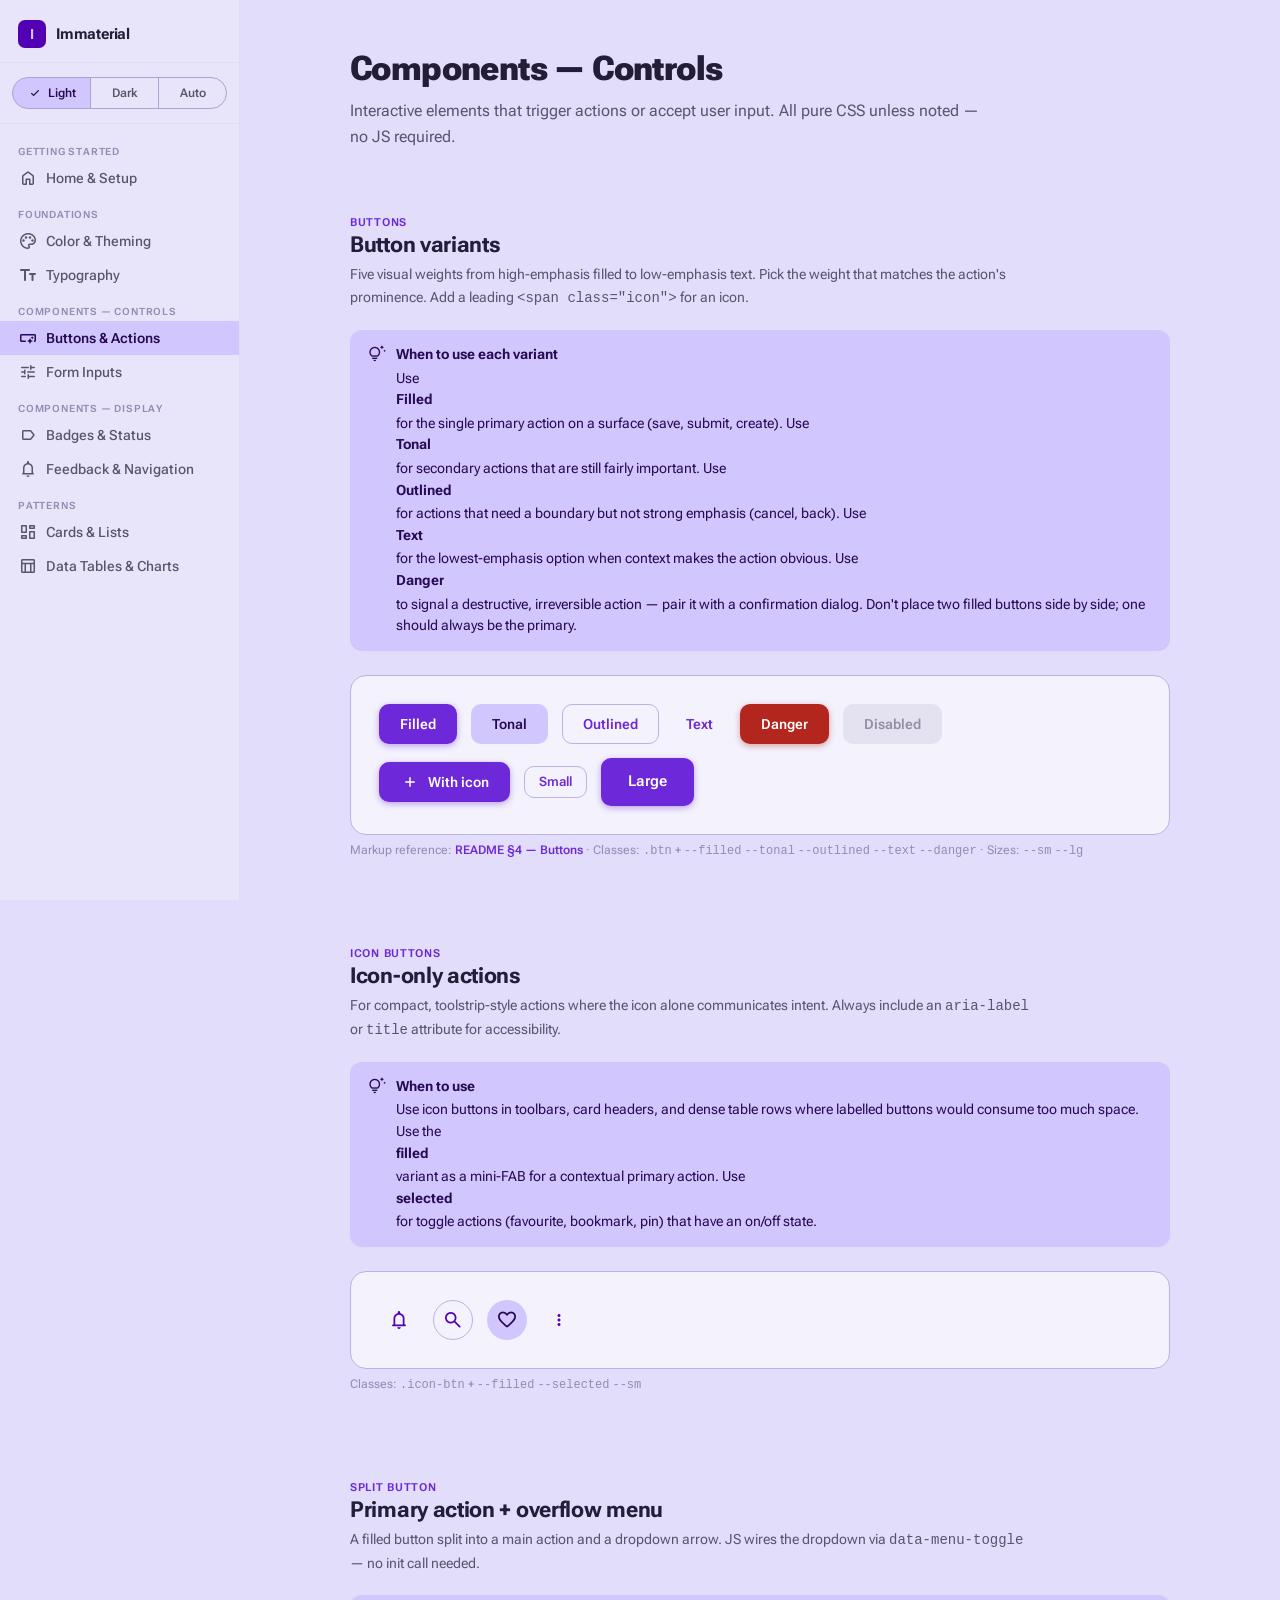
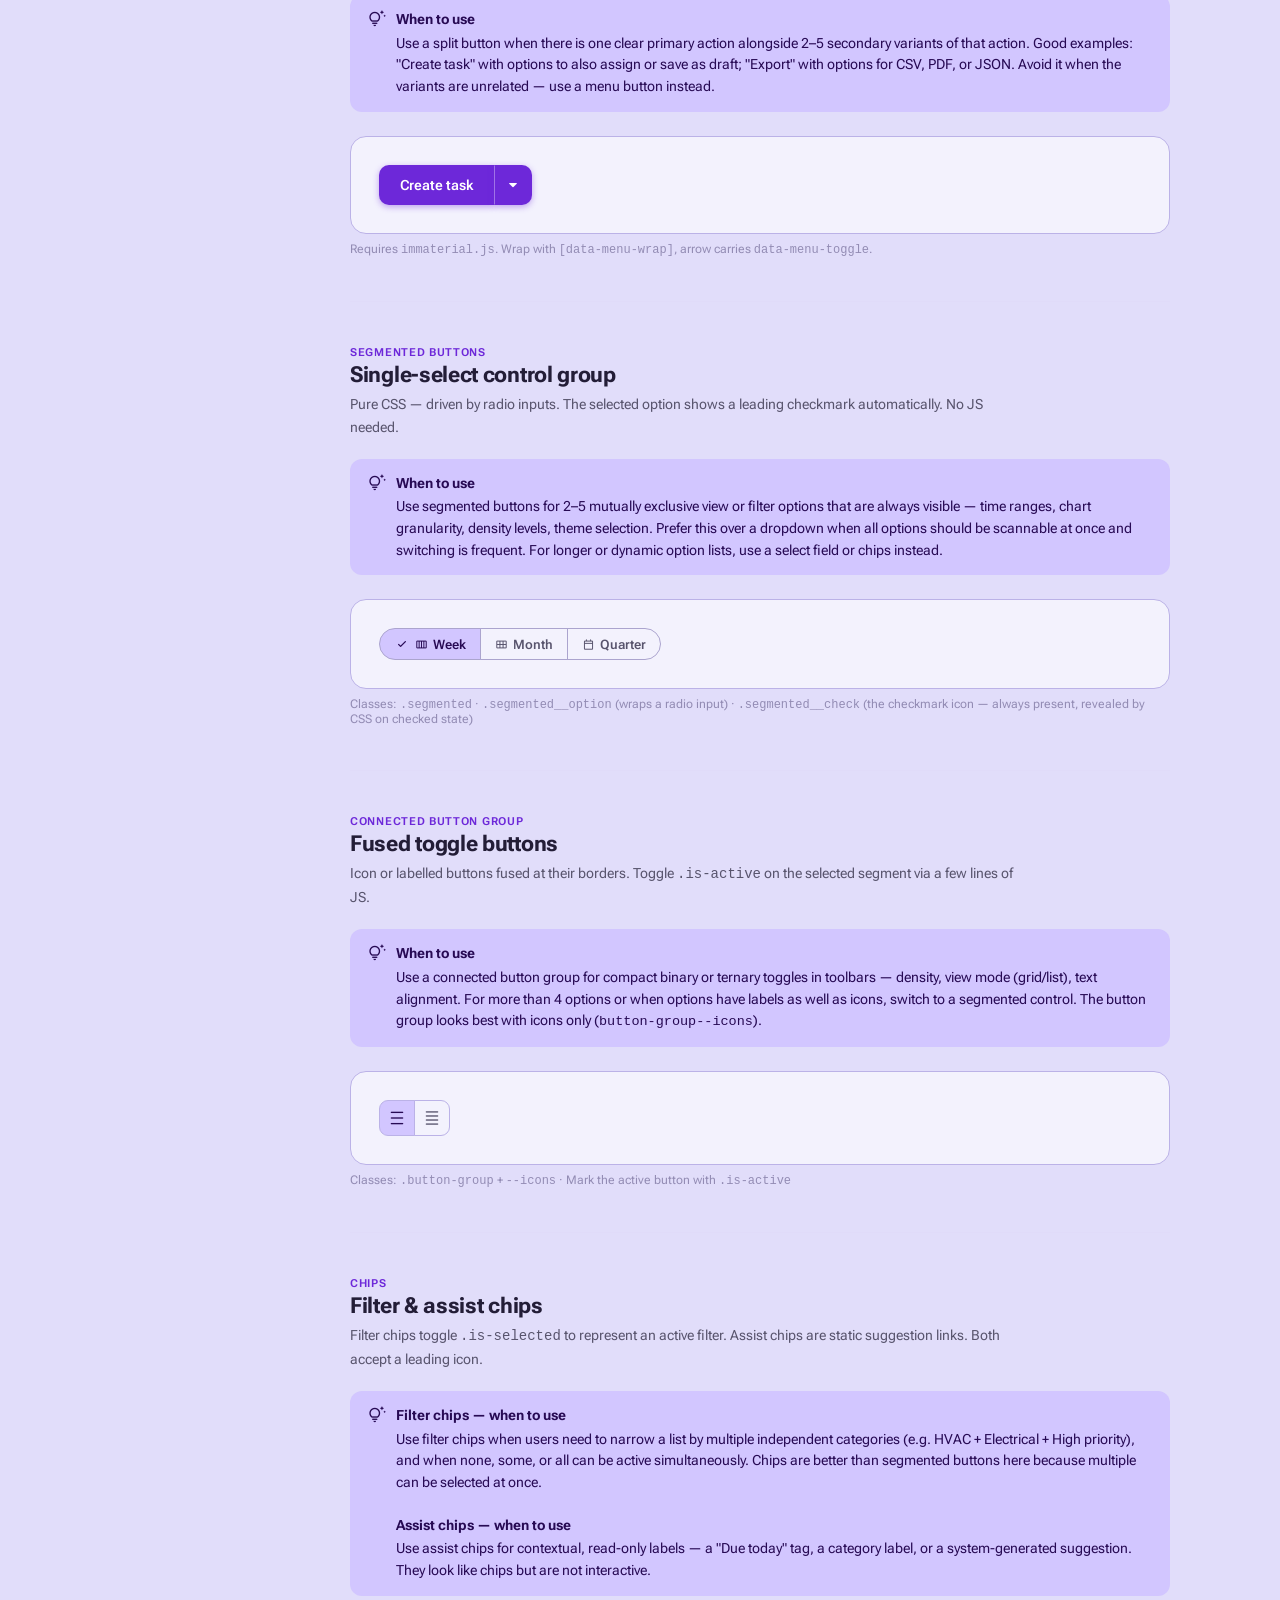
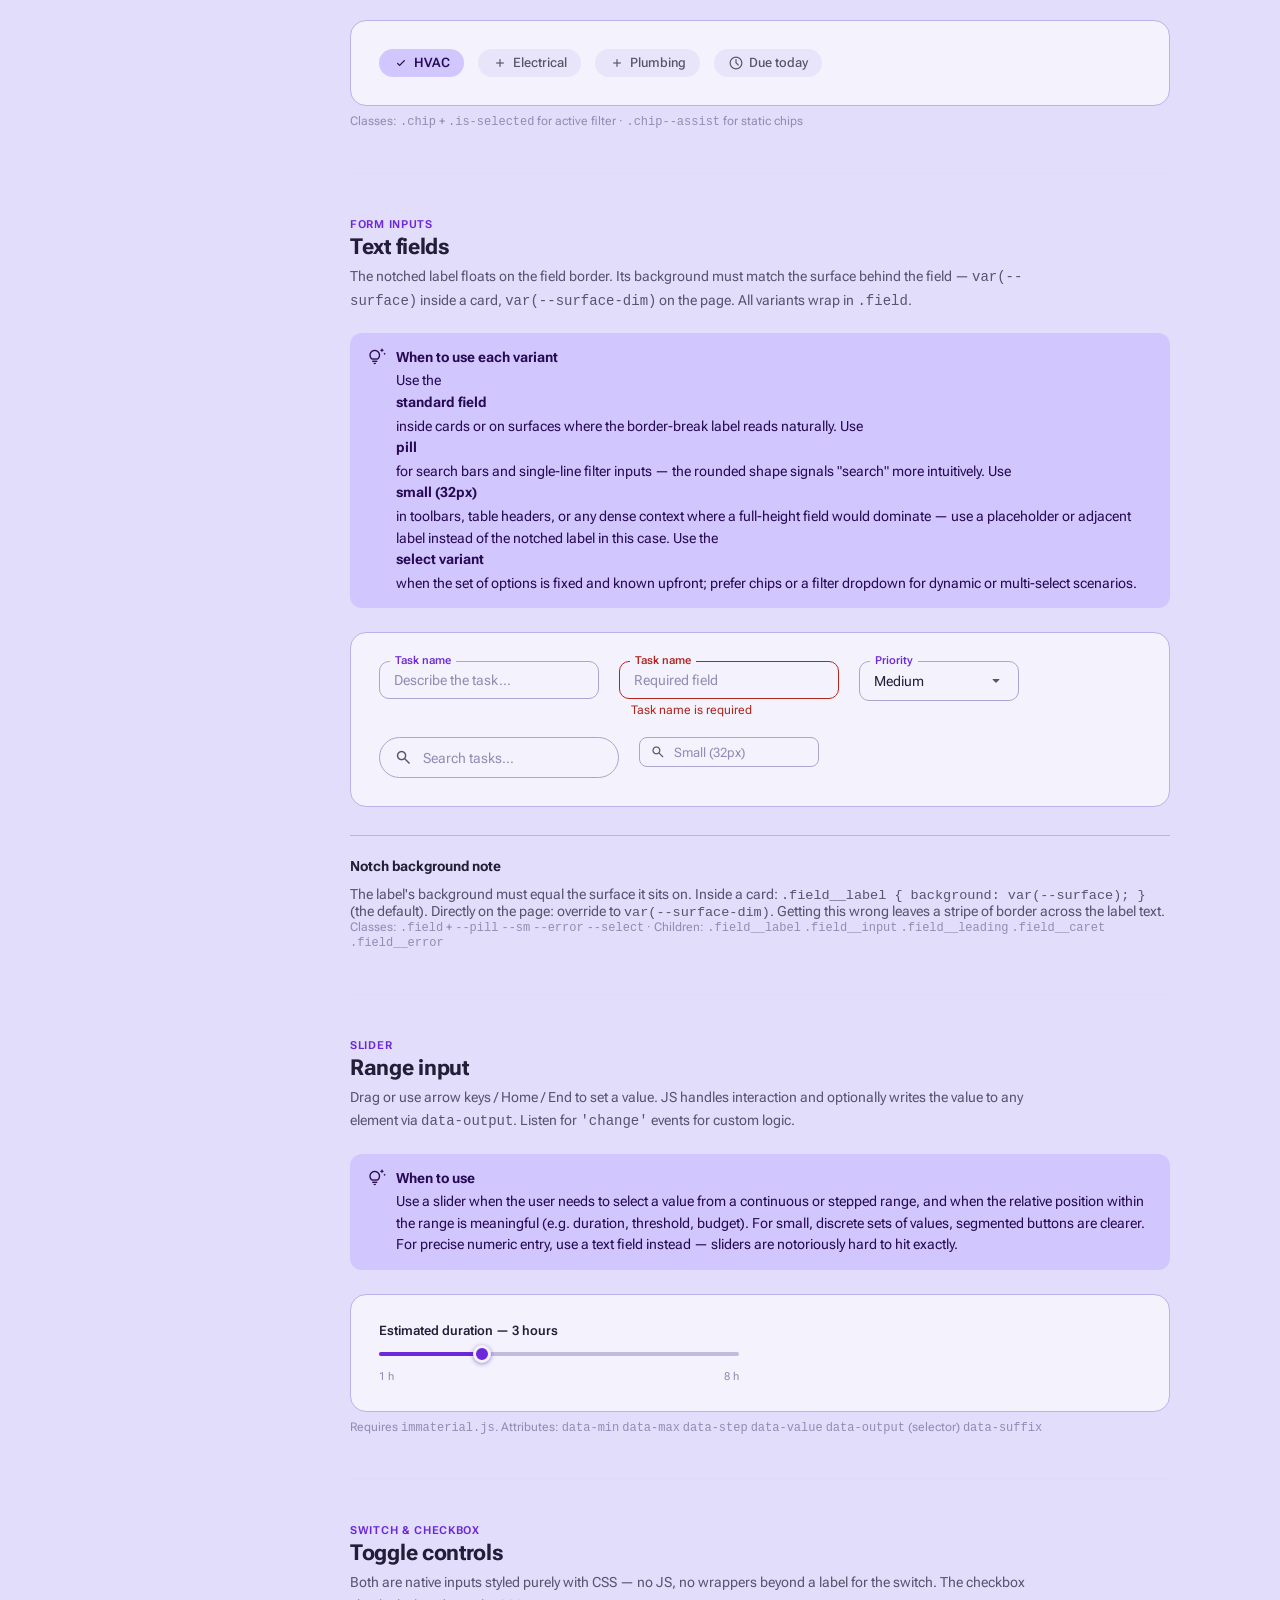
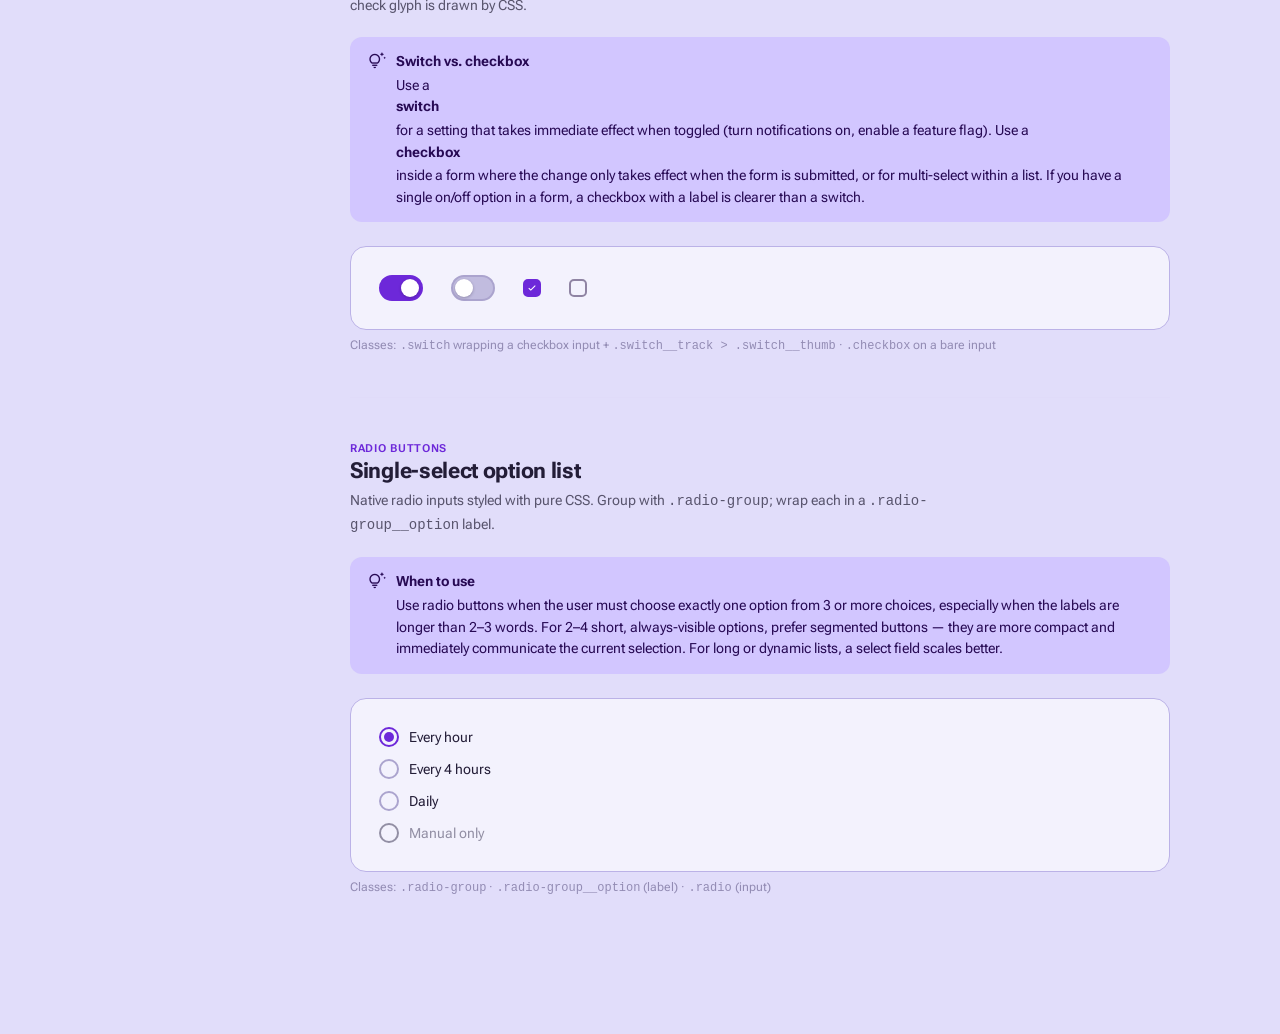
<file: docs/components-controls.html>
<!DOCTYPE html>
<html lang="en" data-theme="light">
<head>
<meta charset="utf-8">
<meta name="viewport" content="width=device-width, initial-scale=1">
<title>Components: Controls — Immaterial Design</title>
<link rel="stylesheet" href="theme.css">
<link rel="stylesheet" href="immaterial.css">
<link rel="stylesheet" href="site.css">
<link rel="stylesheet" href="https://fonts.googleapis.com/css2?family=Roboto+Flex:opsz,wght@8..144,100..1000&family=Roboto+Mono:wght@400;500;700&family=Material+Symbols+Rounded:opsz,wght,FILL,GRAD@20..48,100..700,0..1,-50..200&display=swap">
</head>
<body>
<div class="docs-shell">

  <!-- ══════ SIDEBAR ══════ -->
  <aside class="docs-sidebar">
    <a class="docs-sidebar__brand" href="index.html">
      <span class="docs-sidebar__logo">I</span>
      Immaterial
    </a>
    <div class="docs-sidebar__theme">
      <div class="segmented" role="radiogroup" aria-label="Theme">
        <label class="segmented__option"><input type="radio" name="theme" value="light" checked onchange="Immaterial.setTheme('light')"><span class="icon segmented__check">check</span>Light</label>
        <label class="segmented__option"><input type="radio" name="theme" value="dark" onchange="Immaterial.setTheme('dark')"><span class="icon segmented__check">check</span>Dark</label>
        <label class="segmented__option"><input type="radio" name="theme" value="auto" onchange="Immaterial.setTheme('auto')"><span class="icon segmented__check">check</span>Auto</label>
      </div>
    </div>
    <div class="nav-section">Getting Started</div>
    <a class="nav-item" href="index.html"><span class="icon">home</span>Home &amp; Setup</a>
    <div class="nav-section">Foundations</div>
    <a class="nav-item" href="foundations.html"><span class="icon">palette</span>Color &amp; Theming</a>
    <a class="nav-item" href="foundations.html#typography"><span class="icon">text_fields</span>Typography</a>
    <div class="nav-section">Components — Controls</div>
    <a class="nav-item" href="components-controls.html"><span class="icon">smart_button</span>Buttons &amp; Actions</a>
    <a class="nav-item" href="components-controls.html#forms"><span class="icon">tune</span>Form Inputs</a>
    <div class="nav-section">Components — Display</div>
    <a class="nav-item" href="components-display.html"><span class="icon">label</span>Badges &amp; Status</a>
    <a class="nav-item" href="components-display.html#feedback"><span class="icon">notifications</span>Feedback &amp; Navigation</a>
    <div class="nav-section">Patterns</div>
    <a class="nav-item" href="patterns.html"><span class="icon">dashboard</span>Cards &amp; Lists</a>
    <a class="nav-item" href="patterns.html#data"><span class="icon">table_chart</span>Data Tables &amp; Charts</a>
  </aside>

  <!-- ══════ MAIN ══════ -->
  <main class="docs-main">
    <div class="docs-content">

      <div class="docs-hero">
        <h1>Components — Controls</h1>
        <p>Interactive elements that trigger actions or accept user input. All pure CSS unless noted — no JS required.</p>
      </div>

      <!-- ════════════════════════
           BUTTONS
      ═════════════════════════ -->
      <section class="docs-section" id="buttons">
        <div class="docs-section__label">Buttons</div>
        <div class="docs-section__title">Button variants</div>
        <div class="docs-section__desc">Five visual weights from high-emphasis filled to low-emphasis text. Pick the weight that matches the action's prominence. Add a leading <code>&lt;span class="icon"&gt;</code> for an icon.</div>

        <div class="docs-when">
          <span class="icon">tips_and_updates</span>
          <div class="docs-when__body">
            <strong>When to use each variant</strong>
            Use <strong>Filled</strong> for the single primary action on a surface (save, submit, create). Use <strong>Tonal</strong> for secondary actions that are still fairly important. Use <strong>Outlined</strong> for actions that need a boundary but not strong emphasis (cancel, back). Use <strong>Text</strong> for the lowest-emphasis option when context makes the action obvious. Use <strong>Danger</strong> to signal a destructive, irreversible action — pair it with a confirmation dialog. Don't place two filled buttons side by side; one should always be the primary.
          </div>
        </div>

        <div class="docs-demo">
          <div class="demo-stack">
            <div class="demo-row">
              <button class="btn btn--filled">Filled</button>
              <button class="btn btn--tonal">Tonal</button>
              <button class="btn btn--outlined">Outlined</button>
              <button class="btn btn--text">Text</button>
              <button class="btn btn--danger">Danger</button>
              <button class="btn btn--filled" disabled>Disabled</button>
            </div>
            <div class="demo-row">
              <button class="btn btn--filled"><span class="icon">add</span>With icon</button>
              <button class="btn btn--sm btn--outlined">Small</button>
              <button class="btn btn--lg btn--filled">Large</button>
            </div>
          </div>
        </div>
        <p class="docs-ref">Markup reference: <a href="../README.md#L152" target="_blank">README §4 — Buttons</a> · Classes: <code>.btn</code> + <code>--filled</code> <code>--tonal</code> <code>--outlined</code> <code>--text</code> <code>--danger</code> · Sizes: <code>--sm</code> <code>--lg</code></p>
      </section>

      <!-- ICON BUTTONS -->
      <section class="docs-section" id="icon-buttons">
        <div class="docs-section__label">Icon buttons</div>
        <div class="docs-section__title">Icon-only actions</div>
        <div class="docs-section__desc">For compact, toolstrip-style actions where the icon alone communicates intent. Always include an <code>aria-label</code> or <code>title</code> attribute for accessibility.</div>

        <div class="docs-when">
          <span class="icon">tips_and_updates</span>
          <div class="docs-when__body">
            <strong>When to use</strong>
            Use icon buttons in toolbars, card headers, and dense table rows where labelled buttons would consume too much space. Use the <strong>filled</strong> variant as a mini-FAB for a contextual primary action. Use <strong>selected</strong> for toggle actions (favourite, bookmark, pin) that have an on/off state.
          </div>
        </div>

        <div class="docs-demo">
          <div class="demo-row">
            <button class="icon-btn" title="Notifications"><span class="icon">notifications</span></button>
            <button class="icon-btn icon-btn--filled" title="Search"><span class="icon">search</span></button>
            <button class="icon-btn icon-btn--selected" title="Favourite"><span class="icon">favorite</span></button>
            <button class="icon-btn icon-btn--sm" title="More options"><span class="icon">more_vert</span></button>
          </div>
        </div>
        <p class="docs-ref">Classes: <code>.icon-btn</code> + <code>--filled</code> <code>--selected</code> <code>--sm</code></p>
      </section>

      <!-- SPLIT BUTTON -->
      <section class="docs-section" id="split-button">
        <div class="docs-section__label">Split button</div>
        <div class="docs-section__title">Primary action + overflow menu</div>
        <div class="docs-section__desc">A filled button split into a main action and a dropdown arrow. JS wires the dropdown via <code>data-menu-toggle</code> — no init call needed.</div>

        <div class="docs-when">
          <span class="icon">tips_and_updates</span>
          <div class="docs-when__body">
            <strong>When to use</strong>
            Use a split button when there is one clear primary action alongside 2–5 secondary variants of that action. Good examples: "Create task" with options to also assign or save as draft; "Export" with options for CSV, PDF, or JSON. Avoid it when the variants are unrelated — use a menu button instead.
          </div>
        </div>

        <div class="docs-demo">
          <div class="split-button" data-menu-wrap>
            <button class="btn btn--filled split-button__main" onclick="Immaterial.toast('Task created')">Create task</button>
            <button class="btn btn--filled split-button__arrow" data-menu-toggle aria-label="More actions"><span class="icon">arrow_drop_down</span></button>
            <div class="menu menu--right" hidden>
              <button class="menu__item" onclick="Immaterial.toast('Opening assignment…')">Create &amp; assign…</button>
              <button class="menu__item" onclick="Immaterial.toast('Saved as draft')">Save as draft</button>
            </div>
          </div>
        </div>
        <p class="docs-ref">Requires <code>immaterial.js</code>. Wrap with <code>[data-menu-wrap]</code>, arrow carries <code>data-menu-toggle</code>.</p>
      </section>

      <!-- SEGMENTED BUTTONS -->
      <section class="docs-section" id="segmented">
        <div class="docs-section__label">Segmented buttons</div>
        <div class="docs-section__title">Single-select control group</div>
        <div class="docs-section__desc">Pure CSS — driven by radio inputs. The selected option shows a leading checkmark automatically. No JS needed.</div>

        <div class="docs-when">
          <span class="icon">tips_and_updates</span>
          <div class="docs-when__body">
            <strong>When to use</strong>
            Use segmented buttons for 2–5 mutually exclusive view or filter options that are always visible — time ranges, chart granularity, density levels, theme selection. Prefer this over a dropdown when all options should be scannable at once and switching is frequent. For longer or dynamic option lists, use a select field or chips instead.
          </div>
        </div>

        <div class="docs-demo">
          <div class="segmented" role="radiogroup" aria-label="Date range">
            <label class="segmented__option"><input type="radio" name="range-demo" checked><span class="icon segmented__check">check</span><span class="icon">calendar_view_week</span>Week</label>
            <label class="segmented__option"><input type="radio" name="range-demo"><span class="icon segmented__check">check</span><span class="icon">calendar_view_month</span>Month</label>
            <label class="segmented__option"><input type="radio" name="range-demo"><span class="icon segmented__check">check</span><span class="icon">calendar_today</span>Quarter</label>
          </div>
        </div>
        <p class="docs-ref">Classes: <code>.segmented</code> · <code>.segmented__option</code> (wraps a radio input) · <code>.segmented__check</code> (the checkmark icon — always present, revealed by CSS on checked state)</p>
      </section>

      <!-- BUTTON GROUP -->
      <section class="docs-section" id="button-group">
        <div class="docs-section__label">Connected button group</div>
        <div class="docs-section__title">Fused toggle buttons</div>
        <div class="docs-section__desc">Icon or labelled buttons fused at their borders. Toggle <code>.is-active</code> on the selected segment via a few lines of JS.</div>

        <div class="docs-when">
          <span class="icon">tips_and_updates</span>
          <div class="docs-when__body">
            <strong>When to use</strong>
            Use a connected button group for compact binary or ternary toggles in toolbars — density, view mode (grid/list), text alignment. For more than 4 options or when options have labels as well as icons, switch to a segmented control. The button group looks best with icons only (<code>button-group--icons</code>).
          </div>
        </div>

        <div class="docs-demo">
          <div class="button-group button-group--icons" id="demo-group">
            <button class="is-active" onclick="pickBtn(this)" title="Comfortable"><span class="icon">density_medium</span></button>
            <button onclick="pickBtn(this)" title="Compact"><span class="icon">density_small</span></button>
          </div>
        </div>
        <p class="docs-ref">Classes: <code>.button-group</code> + <code>--icons</code> · Mark the active button with <code>.is-active</code></p>
      </section>

      <!-- CHIPS -->
      <section class="docs-section" id="chips">
        <div class="docs-section__label">Chips</div>
        <div class="docs-section__title">Filter &amp; assist chips</div>
        <div class="docs-section__desc">Filter chips toggle <code>.is-selected</code> to represent an active filter. Assist chips are static suggestion links. Both accept a leading icon.</div>

        <div class="docs-when">
          <span class="icon">tips_and_updates</span>
          <div class="docs-when__body">
            <strong>Filter chips — when to use</strong>
            Use filter chips when users need to narrow a list by multiple independent categories (e.g. HVAC + Electrical + High priority), and when none, some, or all can be active simultaneously. Chips are better than segmented buttons here because multiple can be selected at once.<br><br>
            <strong>Assist chips — when to use</strong>
            Use assist chips for contextual, read-only labels — a "Due today" tag, a category label, or a system-generated suggestion. They look like chips but are not interactive.
          </div>
        </div>

        <div class="docs-demo">
          <div class="demo-row">
            <button class="chip is-selected" onclick="toggleChip(this)"><span class="icon">check</span>HVAC</button>
            <button class="chip" onclick="toggleChip(this)"><span class="icon">add</span>Electrical</button>
            <button class="chip" onclick="toggleChip(this)"><span class="icon">add</span>Plumbing</button>
            <span class="chip chip--assist"><span class="icon">schedule</span>Due today</span>
          </div>
        </div>
        <p class="docs-ref">Classes: <code>.chip</code> + <code>.is-selected</code> for active filter · <code>.chip--assist</code> for static chips</p>
      </section>

      <!-- ════════════════════════
           FORM INPUTS
      ═════════════════════════ -->
      <section class="docs-section" id="forms">
        <div class="docs-section__label">Form inputs</div>
        <div class="docs-section__title">Text fields</div>
        <div class="docs-section__desc">The notched label floats on the field border. Its background must match the surface behind the field — <code>var(--surface)</code> inside a card, <code>var(--surface-dim)</code> on the page. All variants wrap in <code>.field</code>.</div>

        <div class="docs-when">
          <span class="icon">tips_and_updates</span>
          <div class="docs-when__body">
            <strong>When to use each variant</strong>
            Use the <strong>standard field</strong> inside cards or on surfaces where the border-break label reads naturally. Use <strong>pill</strong> for search bars and single-line filter inputs — the rounded shape signals "search" more intuitively. Use <strong>small (32px)</strong> in toolbars, table headers, or any dense context where a full-height field would dominate — use a placeholder or adjacent label instead of the notched label in this case. Use the <strong>select variant</strong> when the set of options is fixed and known upfront; prefer chips or a filter dropdown for dynamic or multi-select scenarios.
          </div>
        </div>

        <div class="docs-demo">
          <div class="demo-row demo-row--top" style="gap:20px;flex-wrap:wrap">
            <label class="field" style="width:220px">
              <span class="field__label">Task name</span>
              <input class="field__input" placeholder="Describe the task…">
            </label>
            <div style="width:220px">
              <label class="field field--error field--block">
                <span class="field__label">Task name</span>
                <input class="field__input" placeholder="Required field">
              </label>
              <div class="field__error">Task name is required</div>
            </div>
            <label class="field field--select" style="width:160px">
              <span class="field__label">Priority</span>
              <select><option>High</option><option selected>Medium</option><option>Low</option></select>
              <span class="icon field__caret">arrow_drop_down</span>
            </label>
            <div class="field field--pill" style="width:240px">
              <span class="icon field__leading">search</span>
              <input class="field__input" placeholder="Search tasks…">
            </div>
            <div class="field field--sm" style="width:180px">
              <span class="icon field__leading">search</span>
              <input class="field__input" placeholder="Small (32px)">
            </div>
          </div>
        </div>

        <div class="docs-subsection">
          <div class="docs-subsection__title">Notch background note</div>
          <p style="font-size:13.5px;color:var(--on-surface-variant);margin:0">The label's background must equal the surface it sits on. Inside a card: <code>.field__label { background: var(--surface); }</code> (the default). Directly on the page: override to <code>var(--surface-dim)</code>. Getting this wrong leaves a stripe of border across the label text.</p>
        </div>
        <p class="docs-ref">Classes: <code>.field</code> + <code>--pill</code> <code>--sm</code> <code>--error</code> <code>--select</code> · Children: <code>.field__label</code> <code>.field__input</code> <code>.field__leading</code> <code>.field__caret</code> <code>.field__error</code></p>
      </section>

      <!-- SLIDER -->
      <section class="docs-section" id="slider">
        <div class="docs-section__label">Slider</div>
        <div class="docs-section__title">Range input</div>
        <div class="docs-section__desc">Drag or use arrow keys / Home / End to set a value. JS handles interaction and optionally writes the value to any element via <code>data-output</code>. Listen for <code>'change'</code> events for custom logic.</div>

        <div class="docs-when">
          <span class="icon">tips_and_updates</span>
          <div class="docs-when__body">
            <strong>When to use</strong>
            Use a slider when the user needs to select a value from a continuous or stepped range, and when the relative position within the range is meaningful (e.g. duration, threshold, budget). For small, discrete sets of values, segmented buttons are clearer. For precise numeric entry, use a text field instead — sliders are notoriously hard to hit exactly.
          </div>
        </div>

        <div class="docs-demo">
          <div style="max-width:360px">
            <div style="font-size:13px;font-weight:600;color:var(--on-surface);margin-bottom:2px">Estimated duration — <span id="dur-out">3 hours</span></div>
            <div class="slider" data-slider data-min="1" data-max="8" data-step="1" data-value="3" data-output="#dur-out" data-suffix=" hours" aria-label="Duration">
              <div class="slider__track"></div>
              <div class="slider__fill"></div>
              <div class="slider__thumb"></div>
            </div>
            <div class="slider__scale"><span>1 h</span><span>8 h</span></div>
          </div>
        </div>
        <p class="docs-ref">Requires <code>immaterial.js</code>. Attributes: <code>data-min</code> <code>data-max</code> <code>data-step</code> <code>data-value</code> <code>data-output</code> (selector) <code>data-suffix</code></p>
      </section>

      <!-- SWITCH & CHECKBOX -->
      <section class="docs-section" id="switch">
        <div class="docs-section__label">Switch &amp; checkbox</div>
        <div class="docs-section__title">Toggle controls</div>
        <div class="docs-section__desc">Both are native inputs styled purely with CSS — no JS, no wrappers beyond a label for the switch. The checkbox check glyph is drawn by CSS.</div>

        <div class="docs-when">
          <span class="icon">tips_and_updates</span>
          <div class="docs-when__body">
            <strong>Switch vs. checkbox</strong>
            Use a <strong>switch</strong> for a setting that takes immediate effect when toggled (turn notifications on, enable a feature flag). Use a <strong>checkbox</strong> inside a form where the change only takes effect when the form is submitted, or for multi-select within a list. If you have a single on/off option in a form, a checkbox with a label is clearer than a switch.
          </div>
        </div>

        <div class="docs-demo">
          <div class="demo-row" style="gap:28px">
            <label class="switch"><input type="checkbox" checked><span class="switch__track"><span class="switch__thumb"></span></span></label>
            <label class="switch"><input type="checkbox"><span class="switch__track"><span class="switch__thumb"></span></span></label>
            <input class="checkbox" type="checkbox" checked>
            <input class="checkbox" type="checkbox">
          </div>
        </div>
        <p class="docs-ref">Classes: <code>.switch</code> wrapping a checkbox input + <code>.switch__track &gt; .switch__thumb</code> · <code>.checkbox</code> on a bare input</p>
      </section>

      <!-- RADIO -->
      <section class="docs-section" id="radio">
        <div class="docs-section__label">Radio buttons</div>
        <div class="docs-section__title">Single-select option list</div>
        <div class="docs-section__desc">Native radio inputs styled with pure CSS. Group with <code>.radio-group</code>; wrap each in a <code>.radio-group__option</code> label.</div>

        <div class="docs-when">
          <span class="icon">tips_and_updates</span>
          <div class="docs-when__body">
            <strong>When to use</strong>
            Use radio buttons when the user must choose exactly one option from 3 or more choices, especially when the labels are longer than 2–3 words. For 2–4 short, always-visible options, prefer segmented buttons — they are more compact and immediately communicate the current selection. For long or dynamic lists, a select field scales better.
          </div>
        </div>

        <div class="docs-demo">
          <div class="radio-group">
            <label class="radio-group__option"><input class="radio" type="radio" name="poll-demo" checked> Every hour</label>
            <label class="radio-group__option"><input class="radio" type="radio" name="poll-demo"> Every 4 hours</label>
            <label class="radio-group__option"><input class="radio" type="radio" name="poll-demo"> Daily</label>
            <label class="radio-group__option" style="color:var(--disabled-text);cursor:not-allowed"><input class="radio" type="radio" name="poll-demo" disabled> Manual only</label>
          </div>
        </div>
        <p class="docs-ref">Classes: <code>.radio-group</code> · <code>.radio-group__option</code> (label) · <code>.radio</code> (input)</p>
      </section>

    </div>
  </main>
</div>

<script src="immaterial.js"></script>
<script src="site.js"></script>
<script>
  (function () {
    var saved = localStorage.getItem('immaterial-theme') || 'light';
    document.querySelectorAll('[name="theme"]').forEach(function (r) {
      r.checked = r.value === saved;
    });
    Immaterial.setTheme(saved);
    setNavActive();
  }());

  function pickBtn(btn) {
    Array.from(btn.parentElement.children).forEach(function (b) { b.classList.remove('is-active'); });
    btn.classList.add('is-active');
  }

  function toggleChip(chip) {
    chip.classList.toggle('is-selected');
    chip.querySelector('.icon').textContent = chip.classList.contains('is-selected') ? 'check' : 'add';
  }
</script>
</body>
</html>
</file>
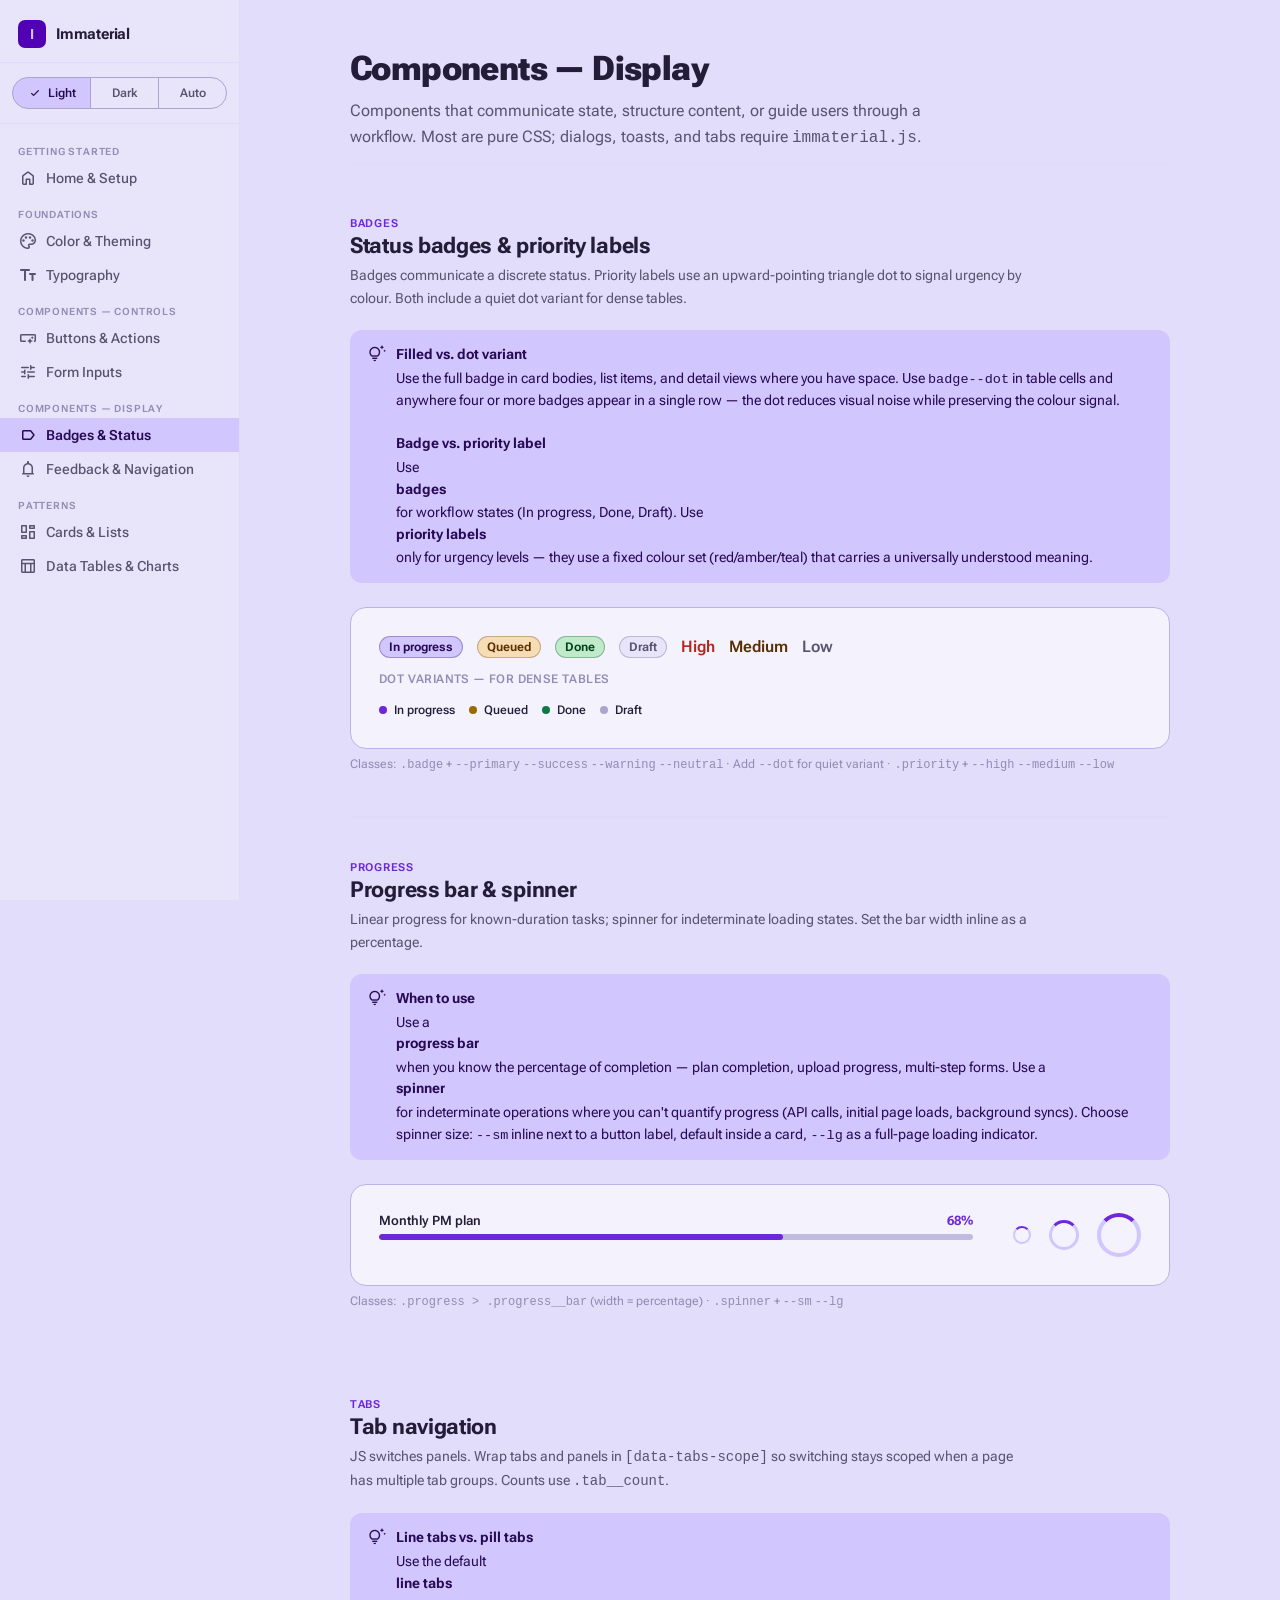
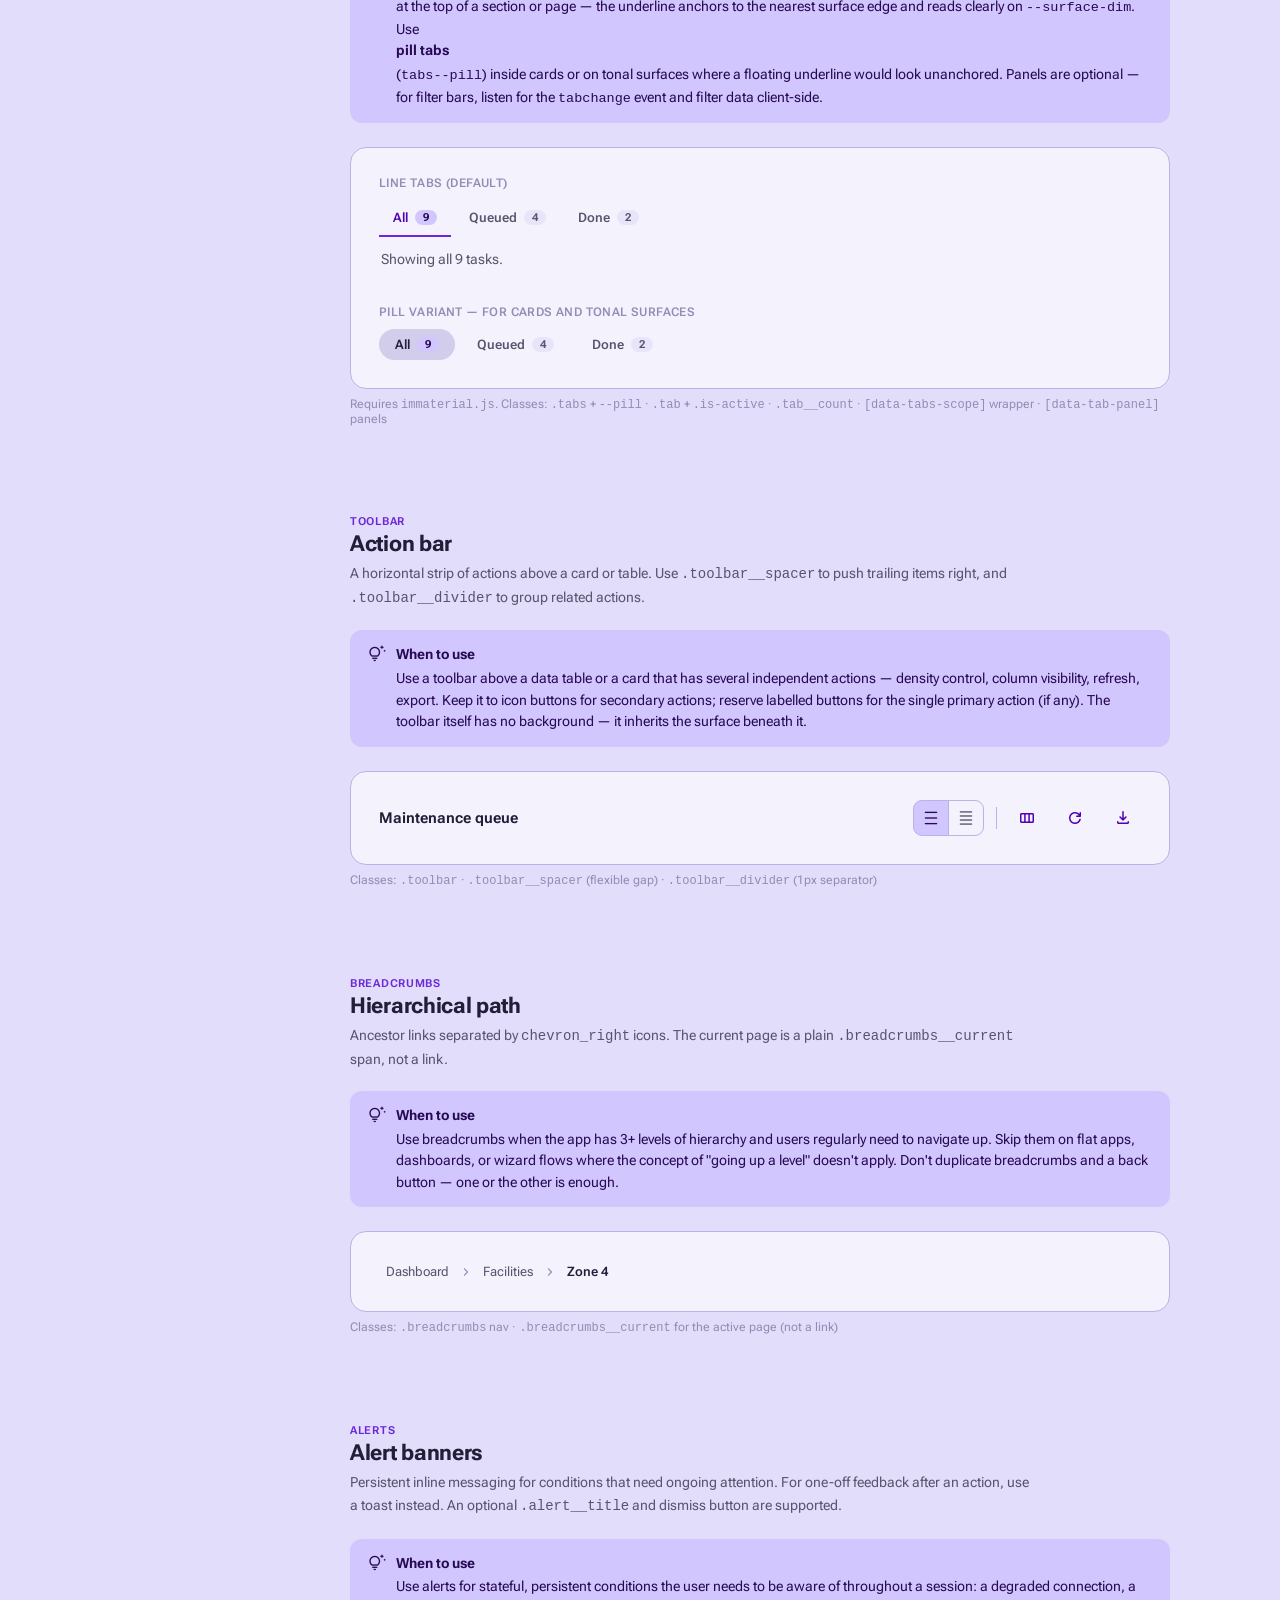
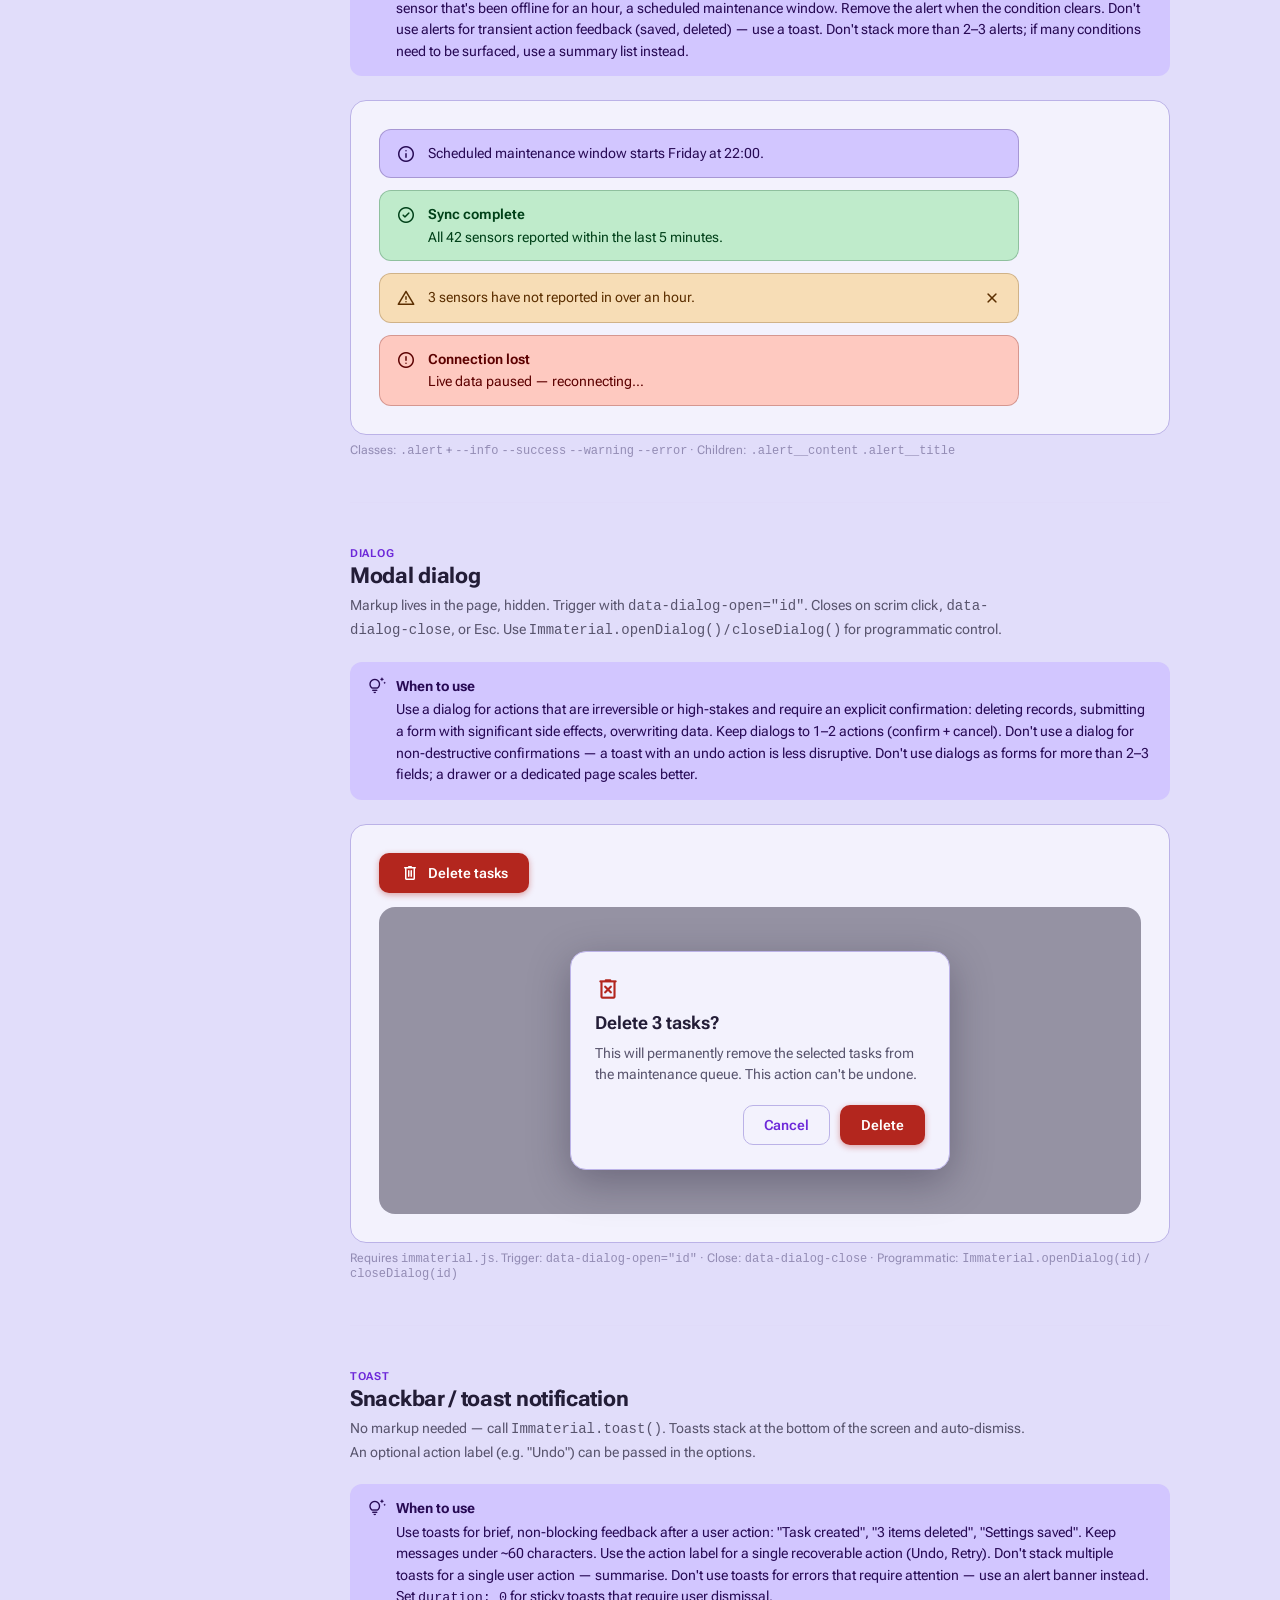
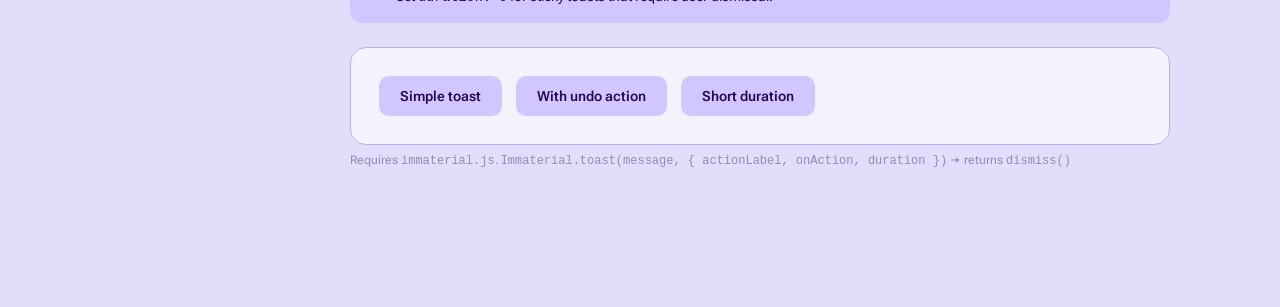
<file: docs/components-display.html>
<!DOCTYPE html>
<html lang="en" data-theme="light">
<head>
<meta charset="utf-8">
<meta name="viewport" content="width=device-width, initial-scale=1">
<title>Components: Display — Immaterial Design</title>
<link rel="stylesheet" href="theme.css">
<link rel="stylesheet" href="immaterial.css">
<link rel="stylesheet" href="site.css">
<link rel="stylesheet" href="https://fonts.googleapis.com/css2?family=Roboto+Flex:opsz,wght@8..144,100..1000&family=Roboto+Mono:wght@400;500;700&family=Material+Symbols+Rounded:opsz,wght,FILL,GRAD@20..48,100..700,0..1,-50..200&display=swap">
</head>
<body>
<div class="docs-shell">

  <!-- ══════ SIDEBAR ══════ -->
  <aside class="docs-sidebar">
    <a class="docs-sidebar__brand" href="index.html">
      <span class="docs-sidebar__logo">I</span>
      Immaterial
    </a>
    <div class="docs-sidebar__theme">
      <div class="segmented" role="radiogroup" aria-label="Theme">
        <label class="segmented__option"><input type="radio" name="theme" value="light" checked onchange="Immaterial.setTheme('light')"><span class="icon segmented__check">check</span>Light</label>
        <label class="segmented__option"><input type="radio" name="theme" value="dark" onchange="Immaterial.setTheme('dark')"><span class="icon segmented__check">check</span>Dark</label>
        <label class="segmented__option"><input type="radio" name="theme" value="auto" onchange="Immaterial.setTheme('auto')"><span class="icon segmented__check">check</span>Auto</label>
      </div>
    </div>
    <div class="nav-section">Getting Started</div>
    <a class="nav-item" href="index.html"><span class="icon">home</span>Home &amp; Setup</a>
    <div class="nav-section">Foundations</div>
    <a class="nav-item" href="foundations.html"><span class="icon">palette</span>Color &amp; Theming</a>
    <a class="nav-item" href="foundations.html#typography"><span class="icon">text_fields</span>Typography</a>
    <div class="nav-section">Components — Controls</div>
    <a class="nav-item" href="components-controls.html"><span class="icon">smart_button</span>Buttons &amp; Actions</a>
    <a class="nav-item" href="components-controls.html#forms"><span class="icon">tune</span>Form Inputs</a>
    <div class="nav-section">Components — Display</div>
    <a class="nav-item" href="components-display.html"><span class="icon">label</span>Badges &amp; Status</a>
    <a class="nav-item" href="components-display.html#feedback"><span class="icon">notifications</span>Feedback &amp; Navigation</a>
    <div class="nav-section">Patterns</div>
    <a class="nav-item" href="patterns.html"><span class="icon">dashboard</span>Cards &amp; Lists</a>
    <a class="nav-item" href="patterns.html#data"><span class="icon">table_chart</span>Data Tables &amp; Charts</a>
  </aside>

  <!-- ══════ MAIN ══════ -->
  <main class="docs-main">
    <div class="docs-content">

      <div class="docs-hero">
        <h1>Components — Display</h1>
        <p>Components that communicate state, structure content, or guide users through a workflow. Most are pure CSS; dialogs, toasts, and tabs require <code>immaterial.js</code>.</p>
      </div>

      <!-- ════════════════════════
           BADGES & PRIORITY
      ═════════════════════════ -->
      <section class="docs-section" id="badges">
        <div class="docs-section__label">Badges</div>
        <div class="docs-section__title">Status badges &amp; priority labels</div>
        <div class="docs-section__desc">Badges communicate a discrete status. Priority labels use an upward-pointing triangle dot to signal urgency by colour. Both include a quiet dot variant for dense tables.</div>

        <div class="docs-when">
          <span class="icon">tips_and_updates</span>
          <div class="docs-when__body">
            <strong>Filled vs. dot variant</strong>
            Use the full badge in card bodies, list items, and detail views where you have space. Use <code>badge--dot</code> in table cells and anywhere four or more badges appear in a single row — the dot reduces visual noise while preserving the colour signal.
            <br><br>
            <strong>Badge vs. priority label</strong>
            Use <strong>badges</strong> for workflow states (In progress, Done, Draft). Use <strong>priority labels</strong> only for urgency levels — they use a fixed colour set (red/amber/teal) that carries a universally understood meaning.
          </div>
        </div>

        <div class="docs-demo">
          <div class="demo-stack">
            <div class="demo-row">
              <span class="badge badge--primary">In progress</span>
              <span class="badge badge--warning">Queued</span>
              <span class="badge badge--success">Done</span>
              <span class="badge badge--neutral">Draft</span>
              <span class="priority priority--high">High</span>
              <span class="priority priority--medium">Medium</span>
              <span class="priority priority--low">Low</span>
            </div>
            <div style="font-size:12px;color:var(--on-surface-faint);font-weight:600;letter-spacing:0.4px;text-transform:uppercase">Dot variants — for dense tables</div>
            <div class="demo-row">
              <span class="badge badge--dot badge--primary">In progress</span>
              <span class="badge badge--dot badge--warning">Queued</span>
              <span class="badge badge--dot badge--success">Done</span>
              <span class="badge badge--dot badge--neutral">Draft</span>
            </div>
          </div>
        </div>
        <p class="docs-ref">Classes: <code>.badge</code> + <code>--primary</code> <code>--success</code> <code>--warning</code> <code>--neutral</code> · Add <code>--dot</code> for quiet variant · <code>.priority</code> + <code>--high</code> <code>--medium</code> <code>--low</code></p>
      </section>

      <!-- PROGRESS -->
      <section class="docs-section" id="progress">
        <div class="docs-section__label">Progress</div>
        <div class="docs-section__title">Progress bar &amp; spinner</div>
        <div class="docs-section__desc">Linear progress for known-duration tasks; spinner for indeterminate loading states. Set the bar width inline as a percentage.</div>

        <div class="docs-when">
          <span class="icon">tips_and_updates</span>
          <div class="docs-when__body">
            <strong>When to use</strong>
            Use a <strong>progress bar</strong> when you know the percentage of completion — plan completion, upload progress, multi-step forms. Use a <strong>spinner</strong> for indeterminate operations where you can't quantify progress (API calls, initial page loads, background syncs). Choose spinner size: <code>--sm</code> inline next to a button label, default inside a card, <code>--lg</code> as a full-page loading indicator.
          </div>
        </div>

        <div class="docs-demo">
          <div class="demo-row demo-row--top" style="gap:40px">
            <div style="flex:1;min-width:220px">
              <div style="display:flex;justify-content:space-between;font-size:13px;margin-bottom:6px"><span style="font-weight:600">Monthly PM plan</span><span style="font-weight:700;color:var(--primary)">68%</span></div>
              <div class="progress"><div class="progress__bar" style="width:68%"></div></div>
            </div>
            <div class="demo-row" style="gap:18px">
              <div class="spinner spinner--sm"></div>
              <div class="spinner"></div>
              <div class="spinner spinner--lg"></div>
            </div>
          </div>
        </div>
        <p class="docs-ref">Classes: <code>.progress &gt; .progress__bar</code> (width = percentage) · <code>.spinner</code> + <code>--sm</code> <code>--lg</code></p>
      </section>

      <!-- TABS -->
      <section class="docs-section" id="tabs">
        <div class="docs-section__label">Tabs</div>
        <div class="docs-section__title">Tab navigation</div>
        <div class="docs-section__desc">JS switches panels. Wrap tabs and panels in <code>[data-tabs-scope]</code> so switching stays scoped when a page has multiple tab groups. Counts use <code>.tab__count</code>.</div>

        <div class="docs-when">
          <span class="icon">tips_and_updates</span>
          <div class="docs-when__body">
            <strong>Line tabs vs. pill tabs</strong>
            Use the default <strong>line tabs</strong> at the top of a section or page — the underline anchors to the nearest surface edge and reads clearly on <code>--surface-dim</code>. Use <strong>pill tabs</strong> (<code>tabs--pill</code>) inside cards or on tonal surfaces where a floating underline would look unanchored. Panels are optional — for filter bars, listen for the <code>tabchange</code> event and filter data client-side.
          </div>
        </div>

        <div class="docs-demo" data-tabs-scope>
          <div class="demo-stack">
            <div>
              <p style="font-size:12px;font-weight:600;color:var(--on-surface-faint);text-transform:uppercase;letter-spacing:0.4px;margin:0 0 10px">Line tabs (default)</p>
              <div class="tabs" data-tabs>
                <button class="tab is-active" data-tab="all-d">All <span class="tab__count">9</span></button>
                <button class="tab" data-tab="queued-d">Queued <span class="tab__count">4</span></button>
                <button class="tab" data-tab="done-d">Done <span class="tab__count">2</span></button>
              </div>
              <div class="tab-panel" data-tab-panel="all-d" style="padding:14px 2px;font-size:13.5px;color:var(--on-surface-variant)">Showing all 9 tasks.</div>
              <div class="tab-panel" data-tab-panel="queued-d" style="padding:14px 2px;font-size:13.5px;color:var(--on-surface-variant)" hidden>Showing 4 queued tasks.</div>
              <div class="tab-panel" data-tab-panel="done-d" style="padding:14px 2px;font-size:13.5px;color:var(--on-surface-variant)" hidden>Showing 2 completed tasks.</div>
            </div>
            <div style="padding-top:10px">
              <p style="font-size:12px;font-weight:600;color:var(--on-surface-faint);text-transform:uppercase;letter-spacing:0.4px;margin:0 0 10px">Pill variant — for cards and tonal surfaces</p>
              <div class="tabs tabs--pill">
                <button class="tab is-active">All <span class="tab__count">9</span></button>
                <button class="tab">Queued <span class="tab__count">4</span></button>
                <button class="tab">Done <span class="tab__count">2</span></button>
              </div>
            </div>
          </div>
        </div>
        <p class="docs-ref">Requires <code>immaterial.js</code>. Classes: <code>.tabs</code> + <code>--pill</code> · <code>.tab</code> + <code>.is-active</code> · <code>.tab__count</code> · <code>[data-tabs-scope]</code> wrapper · <code>[data-tab-panel]</code> panels</p>
      </section>

      <!-- TOOLBAR -->
      <section class="docs-section" id="toolbar">
        <div class="docs-section__label">Toolbar</div>
        <div class="docs-section__title">Action bar</div>
        <div class="docs-section__desc">A horizontal strip of actions above a card or table. Use <code>.toolbar__spacer</code> to push trailing items right, and <code>.toolbar__divider</code> to group related actions.</div>

        <div class="docs-when">
          <span class="icon">tips_and_updates</span>
          <div class="docs-when__body">
            <strong>When to use</strong>
            Use a toolbar above a data table or a card that has several independent actions — density control, column visibility, refresh, export. Keep it to icon buttons for secondary actions; reserve labelled buttons for the single primary action (if any). The toolbar itself has no background — it inherits the surface beneath it.
          </div>
        </div>

        <div class="docs-demo">
          <div class="toolbar">
            <span style="font-size:15px;font-weight:650">Maintenance queue</span>
            <span class="toolbar__spacer"></span>
            <div class="button-group button-group--icons" id="toolbar-density">
              <button class="is-active" onclick="pickBtn2(this)" title="Comfortable"><span class="icon">density_medium</span></button>
              <button onclick="pickBtn2(this)" title="Compact"><span class="icon">density_small</span></button>
            </div>
            <span class="toolbar__divider"></span>
            <button class="icon-btn icon-btn--sm" title="Column visibility"><span class="icon">view_column</span></button>
            <button class="icon-btn icon-btn--sm" title="Refresh" onclick="Immaterial.toast('Refreshed')"><span class="icon">refresh</span></button>
            <button class="icon-btn icon-btn--sm" title="Export" onclick="Immaterial.toast('Export started')"><span class="icon">download</span></button>
          </div>
        </div>
        <p class="docs-ref">Classes: <code>.toolbar</code> · <code>.toolbar__spacer</code> (flexible gap) · <code>.toolbar__divider</code> (1px separator)</p>
      </section>

      <!-- BREADCRUMBS -->
      <section class="docs-section" id="breadcrumbs">
        <div class="docs-section__label">Breadcrumbs</div>
        <div class="docs-section__title">Hierarchical path</div>
        <div class="docs-section__desc">Ancestor links separated by <code>chevron_right</code> icons. The current page is a plain <code>.breadcrumbs__current</code> span, not a link.</div>

        <div class="docs-when">
          <span class="icon">tips_and_updates</span>
          <div class="docs-when__body">
            <strong>When to use</strong>
            Use breadcrumbs when the app has 3+ levels of hierarchy and users regularly need to navigate up. Skip them on flat apps, dashboards, or wizard flows where the concept of "going up a level" doesn't apply. Don't duplicate breadcrumbs and a back button — one or the other is enough.
          </div>
        </div>

        <div class="docs-demo">
          <nav class="breadcrumbs">
            <a href="#">Dashboard</a>
            <span class="icon">chevron_right</span>
            <a href="#">Facilities</a>
            <span class="icon">chevron_right</span>
            <span class="breadcrumbs__current">Zone 4</span>
          </nav>
        </div>
        <p class="docs-ref">Classes: <code>.breadcrumbs</code> nav · <code>.breadcrumbs__current</code> for the active page (not a link)</p>
      </section>

      <!-- ════════════════════════
           FEEDBACK & NAVIGATION
      ═════════════════════════ -->
      <section class="docs-section" id="feedback">
        <div class="docs-section__label">Alerts</div>
        <div class="docs-section__title">Alert banners</div>
        <div class="docs-section__desc">Persistent inline messaging for conditions that need ongoing attention. For one-off feedback after an action, use a toast instead. An optional <code>.alert__title</code> and dismiss button are supported.</div>

        <div class="docs-when">
          <span class="icon">tips_and_updates</span>
          <div class="docs-when__body">
            <strong>When to use</strong>
            Use alerts for stateful, persistent conditions the user needs to be aware of throughout a session: a degraded connection, a sensor that's been offline for an hour, a scheduled maintenance window. Remove the alert when the condition clears. Don't use alerts for transient action feedback (saved, deleted) — use a toast. Don't stack more than 2–3 alerts; if many conditions need to be surfaced, use a summary list instead.
          </div>
        </div>

        <div class="docs-demo">
          <div style="display:flex;flex-direction:column;gap:12px;max-width:640px">
            <div class="alert alert--info"><span class="icon">info</span><div class="alert__content"><span>Scheduled maintenance window starts Friday at 22:00.</span></div></div>
            <div class="alert alert--success"><span class="icon">check_circle</span><div class="alert__content"><span class="alert__title">Sync complete</span><span>All 42 sensors reported within the last 5 minutes.</span></div></div>
            <div class="alert alert--warning"><span class="icon">warning</span><div class="alert__content"><span>3 sensors have not reported in over an hour.</span></div><button class="icon-btn icon-btn--sm" title="Dismiss" onclick="this.closest('.alert').remove()"><span class="icon">close</span></button></div>
            <div class="alert alert--error"><span class="icon">error</span><div class="alert__content"><span class="alert__title">Connection lost</span><span>Live data paused — reconnecting…</span></div></div>
          </div>
        </div>
        <p class="docs-ref">Classes: <code>.alert</code> + <code>--info</code> <code>--success</code> <code>--warning</code> <code>--error</code> · Children: <code>.alert__content</code> <code>.alert__title</code></p>
      </section>

      <!-- DIALOG -->
      <section class="docs-section" id="dialog">
        <div class="docs-section__label">Dialog</div>
        <div class="docs-section__title">Modal dialog</div>
        <div class="docs-section__desc">Markup lives in the page, hidden. Trigger with <code>data-dialog-open="id"</code>. Closes on scrim click, <code>data-dialog-close</code>, or Esc. Use <code>Immaterial.openDialog()</code> / <code>closeDialog()</code> for programmatic control.</div>

        <div class="docs-when">
          <span class="icon">tips_and_updates</span>
          <div class="docs-when__body">
            <strong>When to use</strong>
            Use a dialog for actions that are irreversible or high-stakes and require an explicit confirmation: deleting records, submitting a form with significant side effects, overwriting data. Keep dialogs to 1–2 actions (confirm + cancel). Don't use a dialog for non-destructive confirmations — a toast with an undo action is less disruptive. Don't use dialogs as forms for more than 2–3 fields; a drawer or a dedicated page scales better.
          </div>
        </div>

        <div class="docs-demo">
          <div class="demo-stack">
            <div>
              <button class="btn btn--danger" data-dialog-open="demo-dialog-d"><span class="icon">delete</span>Delete tasks</button>
            </div>
            <!-- static preview -->
            <div style="background:var(--scrim);border-radius:16px;padding:44px;display:flex;justify-content:center">
              <div class="dialog" style="animation:none">
                <div class="dialog__icon dialog__icon--error"><span class="icon">delete_forever</span></div>
                <div class="dialog__title">Delete 3 tasks?</div>
                <div class="dialog__text">This will permanently remove the selected tasks from the maintenance queue. This action can't be undone.</div>
                <div class="dialog__actions">
                  <button class="btn btn--outlined">Cancel</button>
                  <button class="btn btn--danger">Delete</button>
                </div>
              </div>
            </div>
          </div>
        </div>

        <div class="dialog-scrim" id="demo-dialog-d" hidden>
          <div class="dialog">
            <div class="dialog__icon dialog__icon--error"><span class="icon">delete_forever</span></div>
            <div class="dialog__title">Delete 3 tasks?</div>
            <div class="dialog__text">This will permanently remove the selected tasks from the maintenance queue. This action can't be undone.</div>
            <div class="dialog__actions">
              <button class="btn btn--outlined" data-dialog-close>Cancel</button>
              <button class="btn btn--danger" data-dialog-close onclick="Immaterial.toast('3 tasks deleted')">Delete</button>
            </div>
          </div>
        </div>
        <p class="docs-ref">Requires <code>immaterial.js</code>. Trigger: <code>data-dialog-open="id"</code> · Close: <code>data-dialog-close</code> · Programmatic: <code>Immaterial.openDialog(id)</code> / <code>closeDialog(id)</code></p>
      </section>

      <!-- TOAST -->
      <section class="docs-section" id="toast">
        <div class="docs-section__label">Toast</div>
        <div class="docs-section__title">Snackbar / toast notification</div>
        <div class="docs-section__desc">No markup needed — call <code>Immaterial.toast()</code>. Toasts stack at the bottom of the screen and auto-dismiss. An optional action label (e.g. "Undo") can be passed in the options.</div>

        <div class="docs-when">
          <span class="icon">tips_and_updates</span>
          <div class="docs-when__body">
            <strong>When to use</strong>
            Use toasts for brief, non-blocking feedback after a user action: "Task created", "3 items deleted", "Settings saved". Keep messages under ~60 characters. Use the action label for a single recoverable action (Undo, Retry). Don't stack multiple toasts for a single user action — summarise. Don't use toasts for errors that require attention — use an alert banner instead. Set <code>duration: 0</code> for sticky toasts that require user dismissal.
          </div>
        </div>

        <div class="docs-demo">
          <div class="demo-row">
            <button class="btn btn--tonal" onclick="Immaterial.toast('Task created and added to the queue')">Simple toast</button>
            <button class="btn btn--tonal" onclick="Immaterial.toast('Task deleted', { actionLabel: 'Undo', onAction: function(){ Immaterial.toast('Restored'); } })">With undo action</button>
            <button class="btn btn--tonal" onclick="Immaterial.toast('Changes saved', { duration: 2000 })">Short duration</button>
          </div>
        </div>
        <p class="docs-ref">Requires <code>immaterial.js</code>. <code>Immaterial.toast(message, { actionLabel, onAction, duration })</code> → returns <code>dismiss()</code></p>
      </section>

    </div>
  </main>
</div>

<script src="immaterial.js"></script>
<script src="site.js"></script>
<script>
  (function () {
    var saved = localStorage.getItem('immaterial-theme') || 'light';
    document.querySelectorAll('[name="theme"]').forEach(function (r) {
      r.checked = r.value === saved;
    });
    Immaterial.setTheme(saved);
    setNavActive();
  }());

  function pickBtn2(btn) {
    Array.from(btn.parentElement.children).forEach(function (b) { b.classList.remove('is-active'); });
    btn.classList.add('is-active');
  }
</script>
</body>
</html>
</file>
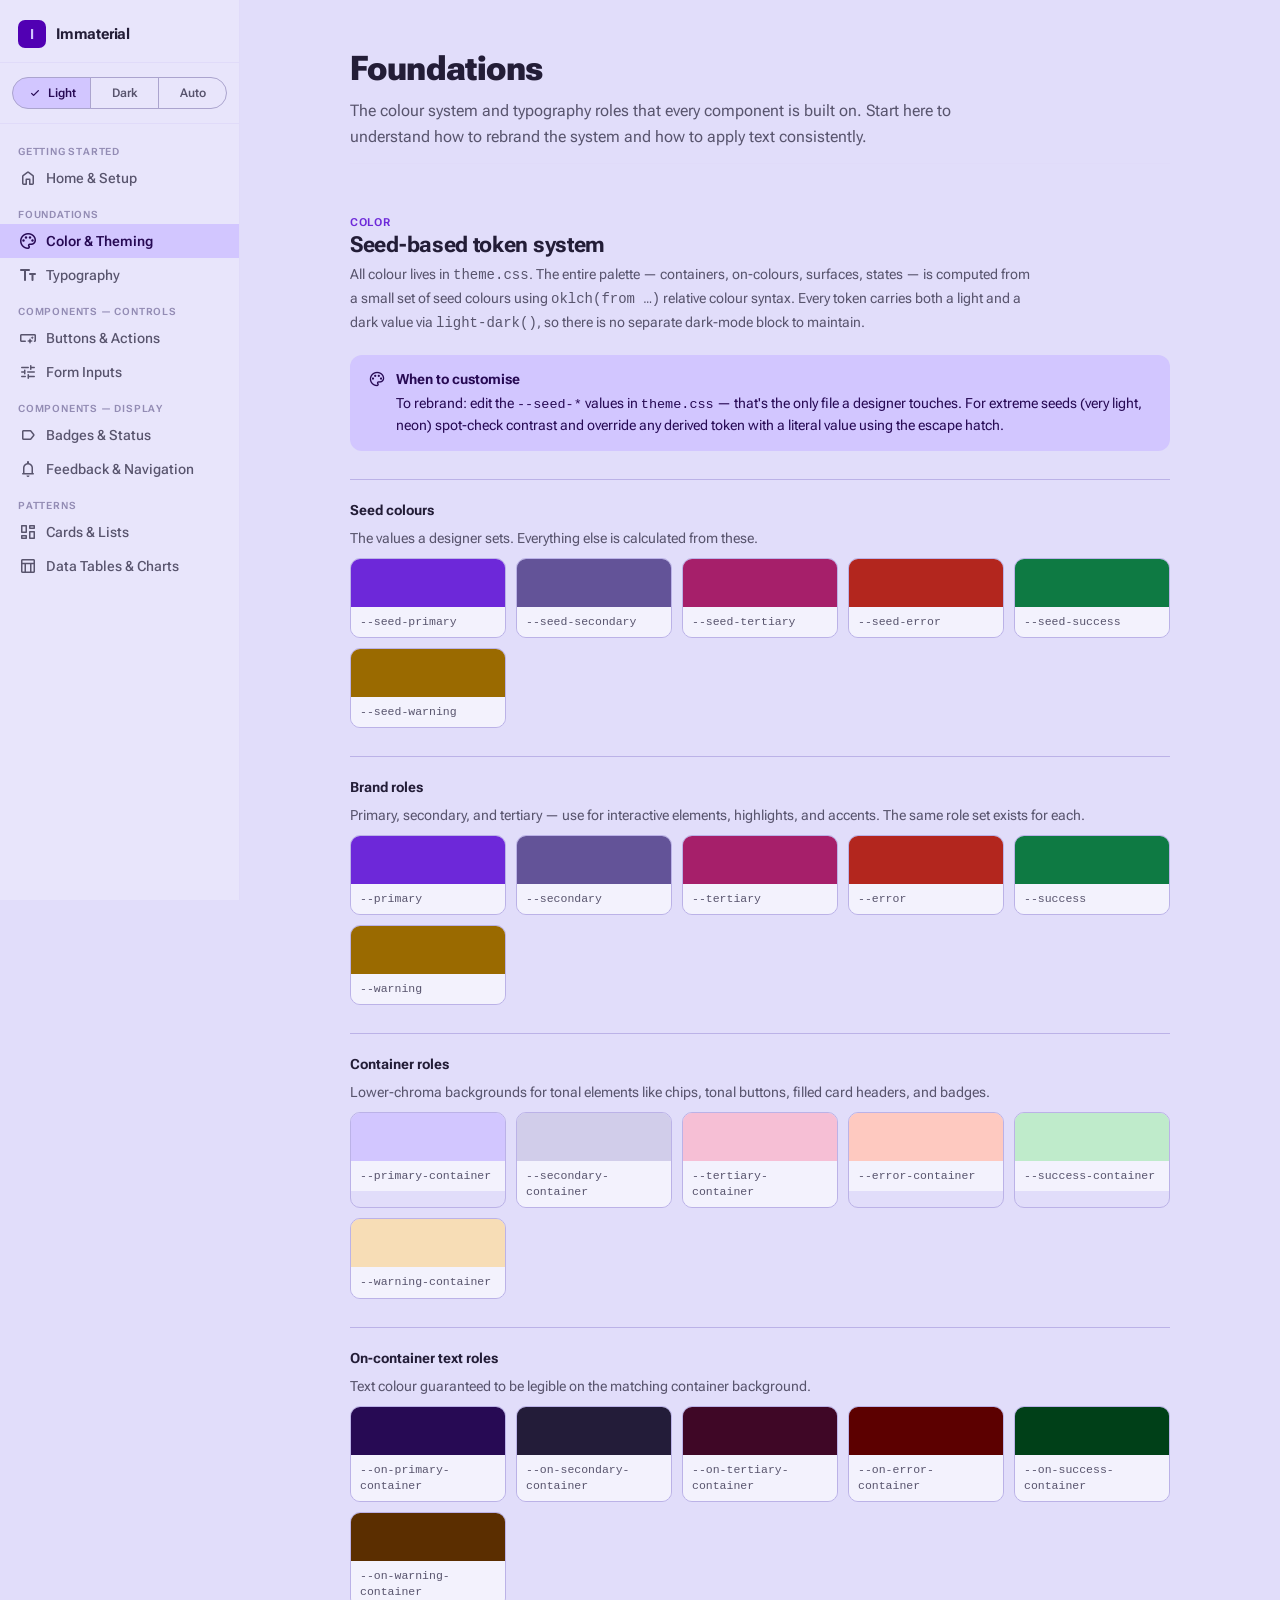
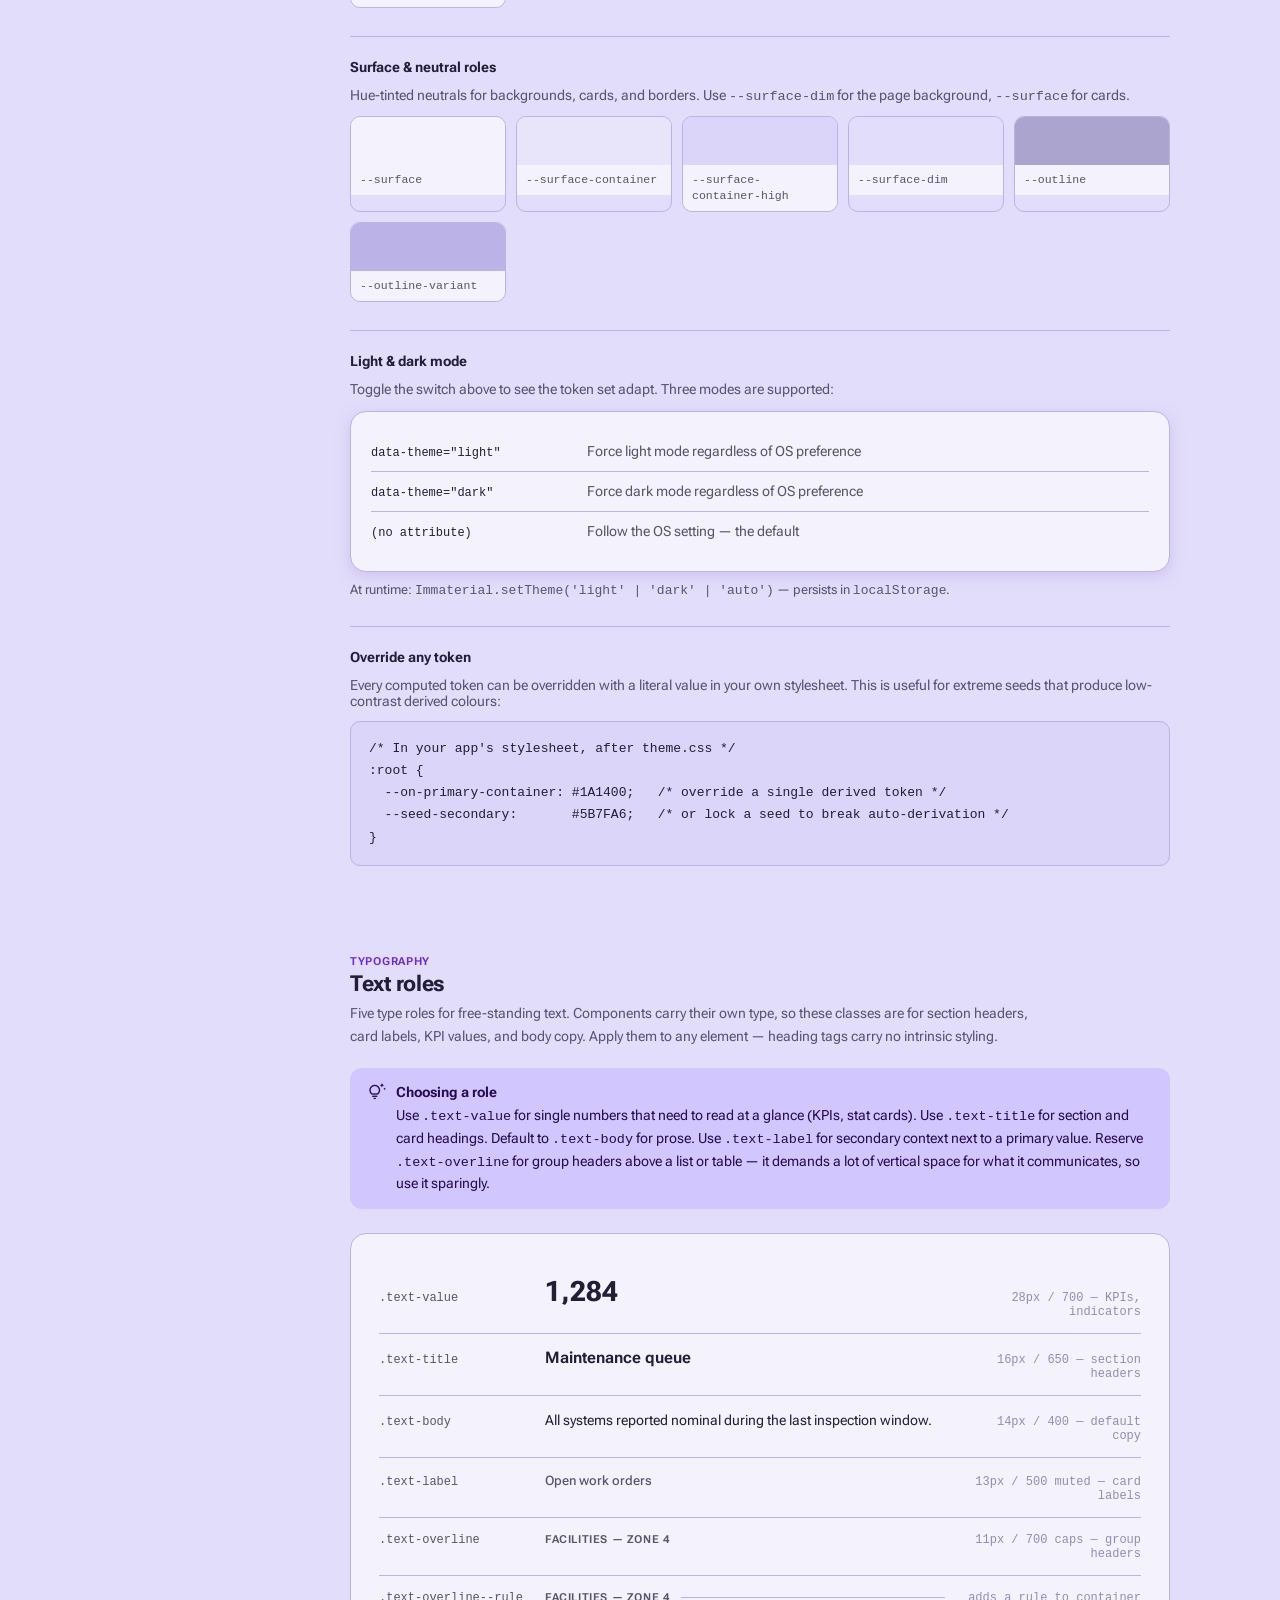
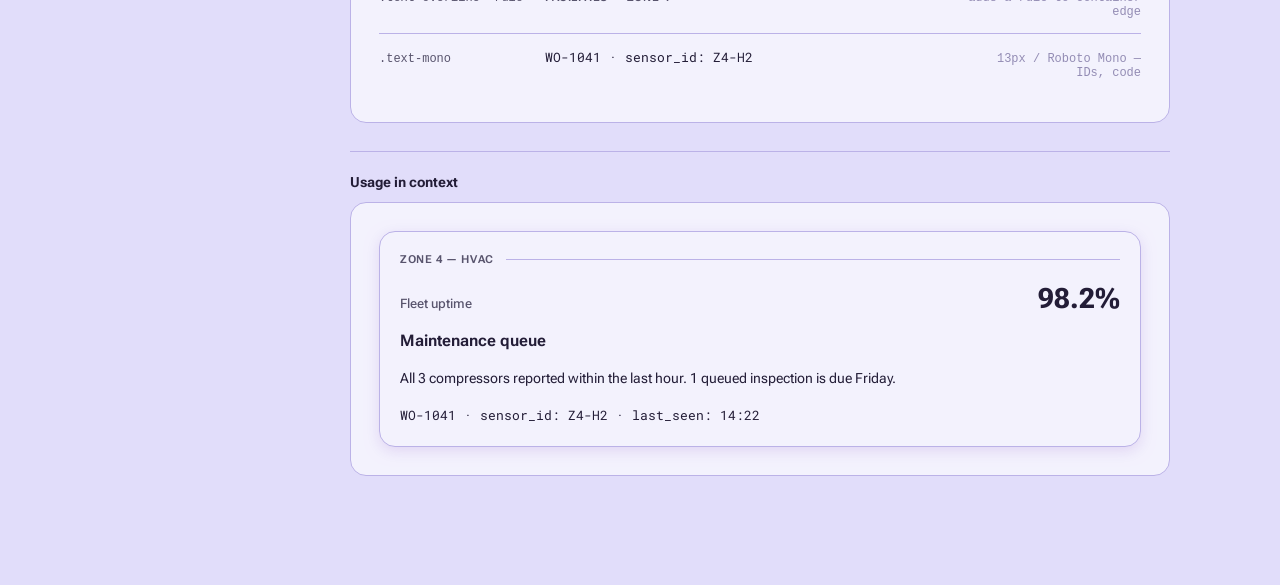
<file: docs/foundations.html>
<!DOCTYPE html>
<html lang="en" data-theme="light">
<head>
<meta charset="utf-8">
<meta name="viewport" content="width=device-width, initial-scale=1">
<title>Foundations — Immaterial Design</title>
<link rel="stylesheet" href="theme.css">
<link rel="stylesheet" href="immaterial.css">
<link rel="stylesheet" href="site.css">
<link rel="stylesheet" href="https://fonts.googleapis.com/css2?family=Roboto+Flex:opsz,wght@8..144,100..1000&family=Roboto+Mono:wght@400;500;700&family=Material+Symbols+Rounded:opsz,wght,FILL,GRAD@20..48,100..700,0..1,-50..200&display=swap">
</head>
<body>
<div class="docs-shell">

  <!-- ══════ SIDEBAR ══════ -->
  <aside class="docs-sidebar">
    <a class="docs-sidebar__brand" href="index.html">
      <span class="docs-sidebar__logo">I</span>
      Immaterial
    </a>
    <div class="docs-sidebar__theme">
      <div class="segmented" role="radiogroup" aria-label="Theme">
        <label class="segmented__option"><input type="radio" name="theme" value="light" checked onchange="Immaterial.setTheme('light')"><span class="icon segmented__check">check</span>Light</label>
        <label class="segmented__option"><input type="radio" name="theme" value="dark" onchange="Immaterial.setTheme('dark')"><span class="icon segmented__check">check</span>Dark</label>
        <label class="segmented__option"><input type="radio" name="theme" value="auto" onchange="Immaterial.setTheme('auto')"><span class="icon segmented__check">check</span>Auto</label>
      </div>
    </div>
    <div class="nav-section">Getting Started</div>
    <a class="nav-item" href="index.html"><span class="icon">home</span>Home &amp; Setup</a>
    <div class="nav-section">Foundations</div>
    <a class="nav-item" href="foundations.html"><span class="icon">palette</span>Color &amp; Theming</a>
    <a class="nav-item" href="foundations.html#typography"><span class="icon">text_fields</span>Typography</a>
    <div class="nav-section">Components — Controls</div>
    <a class="nav-item" href="components-controls.html"><span class="icon">smart_button</span>Buttons &amp; Actions</a>
    <a class="nav-item" href="components-controls.html#forms"><span class="icon">tune</span>Form Inputs</a>
    <div class="nav-section">Components — Display</div>
    <a class="nav-item" href="components-display.html"><span class="icon">label</span>Badges &amp; Status</a>
    <a class="nav-item" href="components-display.html#feedback"><span class="icon">notifications</span>Feedback &amp; Navigation</a>
    <div class="nav-section">Patterns</div>
    <a class="nav-item" href="patterns.html"><span class="icon">dashboard</span>Cards &amp; Lists</a>
    <a class="nav-item" href="patterns.html#data"><span class="icon">table_chart</span>Data Tables &amp; Charts</a>
  </aside>

  <!-- ══════ MAIN ══════ -->
  <main class="docs-main">
    <div class="docs-content">

      <div class="docs-hero">
        <h1>Foundations</h1>
        <p>The colour system and typography roles that every component is built on. Start here to understand how to rebrand the system and how to apply text consistently.</p>
      </div>

      <!-- ═══════════════════════════════════════════════════
           COLOR SYSTEM
      ════════════════════════════════════════════════════ -->
      <section class="docs-section" id="color">
        <div class="docs-section__label">Color</div>
        <div class="docs-section__title">Seed-based token system</div>
        <div class="docs-section__desc">All colour lives in <code>theme.css</code>. The entire palette — containers, on-colours, surfaces, states — is computed from a small set of seed colours using <code>oklch(from …)</code> relative colour syntax. Every token carries both a light and a dark value via <code>light-dark()</code>, so there is no separate dark-mode block to maintain.</div>

        <div class="docs-when">
          <span class="icon">palette</span>
          <div class="docs-when__body">
            <strong>When to customise</strong>
            To rebrand: edit the <code>--seed-*</code> values in <code>theme.css</code> — that's the only file a designer touches. For extreme seeds (very light, neon) spot-check contrast and override any derived token with a literal value using the escape hatch.
          </div>
        </div>

        <!-- Seeds -->
        <div class="docs-subsection">
          <div class="docs-subsection__title">Seed colours</div>
          <div style="margin-bottom:12px;font-size:13.5px;color:var(--on-surface-variant)">The values a designer sets. Everything else is calculated from these.</div>
          <div class="docs-swatches">
            <div class="docs-swatch"><div class="docs-swatch__chip" style="background:var(--seed-primary)"></div><div class="docs-swatch__name">--seed-primary</div></div>
            <div class="docs-swatch"><div class="docs-swatch__chip" style="background:var(--seed-secondary)"></div><div class="docs-swatch__name">--seed-secondary</div></div>
            <div class="docs-swatch"><div class="docs-swatch__chip" style="background:var(--seed-tertiary)"></div><div class="docs-swatch__name">--seed-tertiary</div></div>
            <div class="docs-swatch"><div class="docs-swatch__chip" style="background:var(--seed-error)"></div><div class="docs-swatch__name">--seed-error</div></div>
            <div class="docs-swatch"><div class="docs-swatch__chip" style="background:var(--seed-success)"></div><div class="docs-swatch__name">--seed-success</div></div>
            <div class="docs-swatch"><div class="docs-swatch__chip" style="background:var(--seed-warning)"></div><div class="docs-swatch__name">--seed-warning</div></div>
          </div>
        </div>

        <!-- Brand roles -->
        <div class="docs-subsection">
          <div class="docs-subsection__title">Brand roles</div>
          <div style="margin-bottom:12px;font-size:13.5px;color:var(--on-surface-variant)">Primary, secondary, and tertiary — use for interactive elements, highlights, and accents. The same role set exists for each.</div>
          <div class="docs-swatches">
            <div class="docs-swatch"><div class="docs-swatch__chip" style="background:var(--primary)"></div><div class="docs-swatch__name">--primary</div></div>
            <div class="docs-swatch"><div class="docs-swatch__chip" style="background:var(--secondary)"></div><div class="docs-swatch__name">--secondary</div></div>
            <div class="docs-swatch"><div class="docs-swatch__chip" style="background:var(--tertiary)"></div><div class="docs-swatch__name">--tertiary</div></div>
            <div class="docs-swatch"><div class="docs-swatch__chip" style="background:var(--error)"></div><div class="docs-swatch__name">--error</div></div>
            <div class="docs-swatch"><div class="docs-swatch__chip" style="background:var(--success)"></div><div class="docs-swatch__name">--success</div></div>
            <div class="docs-swatch"><div class="docs-swatch__chip" style="background:var(--warning)"></div><div class="docs-swatch__name">--warning</div></div>
          </div>
        </div>

        <!-- Containers -->
        <div class="docs-subsection">
          <div class="docs-subsection__title">Container roles</div>
          <div style="margin-bottom:12px;font-size:13.5px;color:var(--on-surface-variant)">Lower-chroma backgrounds for tonal elements like chips, tonal buttons, filled card headers, and badges.</div>
          <div class="docs-swatches">
            <div class="docs-swatch"><div class="docs-swatch__chip" style="background:var(--primary-container)"></div><div class="docs-swatch__name">--primary-container</div></div>
            <div class="docs-swatch"><div class="docs-swatch__chip" style="background:var(--secondary-container)"></div><div class="docs-swatch__name">--secondary-container</div></div>
            <div class="docs-swatch"><div class="docs-swatch__chip" style="background:var(--tertiary-container)"></div><div class="docs-swatch__name">--tertiary-container</div></div>
            <div class="docs-swatch"><div class="docs-swatch__chip" style="background:var(--error-container)"></div><div class="docs-swatch__name">--error-container</div></div>
            <div class="docs-swatch"><div class="docs-swatch__chip" style="background:var(--success-container)"></div><div class="docs-swatch__name">--success-container</div></div>
            <div class="docs-swatch"><div class="docs-swatch__chip" style="background:var(--warning-container)"></div><div class="docs-swatch__name">--warning-container</div></div>
          </div>
        </div>

        <!-- On-container text -->
        <div class="docs-subsection">
          <div class="docs-subsection__title">On-container text roles</div>
          <div style="margin-bottom:12px;font-size:13.5px;color:var(--on-surface-variant)">Text colour guaranteed to be legible on the matching container background.</div>
          <div class="docs-swatches">
            <div class="docs-swatch"><div class="docs-swatch__chip" style="background:var(--on-primary-container)"></div><div class="docs-swatch__name">--on-primary-container</div></div>
            <div class="docs-swatch"><div class="docs-swatch__chip" style="background:var(--on-secondary-container)"></div><div class="docs-swatch__name">--on-secondary-container</div></div>
            <div class="docs-swatch"><div class="docs-swatch__chip" style="background:var(--on-tertiary-container)"></div><div class="docs-swatch__name">--on-tertiary-container</div></div>
            <div class="docs-swatch"><div class="docs-swatch__chip" style="background:var(--on-error-container)"></div><div class="docs-swatch__name">--on-error-container</div></div>
            <div class="docs-swatch"><div class="docs-swatch__chip" style="background:var(--on-success-container)"></div><div class="docs-swatch__name">--on-success-container</div></div>
            <div class="docs-swatch"><div class="docs-swatch__chip" style="background:var(--on-warning-container)"></div><div class="docs-swatch__name">--on-warning-container</div></div>
          </div>
        </div>

        <!-- Surfaces -->
        <div class="docs-subsection">
          <div class="docs-subsection__title">Surface &amp; neutral roles</div>
          <div style="margin-bottom:12px;font-size:13.5px;color:var(--on-surface-variant)">Hue-tinted neutrals for backgrounds, cards, and borders. Use <code>--surface-dim</code> for the page background, <code>--surface</code> for cards.</div>
          <div class="docs-swatches">
            <div class="docs-swatch"><div class="docs-swatch__chip" style="background:var(--surface)"></div><div class="docs-swatch__name">--surface</div></div>
            <div class="docs-swatch"><div class="docs-swatch__chip" style="background:var(--surface-container)"></div><div class="docs-swatch__name">--surface-container</div></div>
            <div class="docs-swatch"><div class="docs-swatch__chip" style="background:var(--surface-container-high)"></div><div class="docs-swatch__name">--surface-container-high</div></div>
            <div class="docs-swatch"><div class="docs-swatch__chip" style="background:var(--surface-dim)"></div><div class="docs-swatch__name">--surface-dim</div></div>
            <div class="docs-swatch"><div class="docs-swatch__chip" style="background:var(--outline)"></div><div class="docs-swatch__name">--outline</div></div>
            <div class="docs-swatch"><div class="docs-swatch__chip" style="background:var(--outline-variant)"></div><div class="docs-swatch__name">--outline-variant</div></div>
          </div>
        </div>

        <!-- Theming instructions -->
        <div class="docs-subsection">
          <div class="docs-subsection__title">Light &amp; dark mode</div>
          <div style="font-size:13.5px;color:var(--on-surface-variant);margin-bottom:14px">Toggle the switch above to see the token set adapt. Three modes are supported:</div>
          <div class="card"><div class="card__body">
            <div style="display:flex;flex-direction:column;gap:0">
              <div style="display:grid;grid-template-columns:200px 1fr;gap:16px;padding:11px 0;border-bottom:1px solid var(--outline-variant);align-items:baseline"><code style="font-size:12px">data-theme="light"</code><span style="font-size:13.5px;color:var(--on-surface-variant)">Force light mode regardless of OS preference</span></div>
              <div style="display:grid;grid-template-columns:200px 1fr;gap:16px;padding:11px 0;border-bottom:1px solid var(--outline-variant);align-items:baseline"><code style="font-size:12px">data-theme="dark"</code><span style="font-size:13.5px;color:var(--on-surface-variant)">Force dark mode regardless of OS preference</span></div>
              <div style="display:grid;grid-template-columns:200px 1fr;gap:16px;padding:11px 0;align-items:baseline"><span style="font-size:12px;font-family:ui-monospace,monospace">(no attribute)</span><span style="font-size:13.5px;color:var(--on-surface-variant)">Follow the OS setting — the default</span></div>
            </div>
          </div></div>
          <p style="font-size:13px;color:var(--on-surface-variant);margin-top:10px">At runtime: <code>Immaterial.setTheme('light' | 'dark' | 'auto')</code> — persists in <code>localStorage</code>.</p>
        </div>

        <!-- Escape hatch -->
        <div class="docs-subsection">
          <div class="docs-subsection__title">Override any token</div>
          <div style="font-size:13.5px;color:var(--on-surface-variant);margin-bottom:12px">Every computed token can be overridden with a literal value in your own stylesheet. This is useful for extreme seeds that produce low-contrast derived colours:</div>
          <pre class="docs-code">/* In your app's stylesheet, after theme.css */
:root {
  --on-primary-container: #1A1400;   /* override a single derived token */
  --seed-secondary:       #5B7FA6;   /* or lock a seed to break auto-derivation */
}</pre>
        </div>
      </section>

      <!-- ═══════════════════════════════════════════════════
           TYPOGRAPHY
      ════════════════════════════════════════════════════ -->
      <section class="docs-section" id="typography">
        <div class="docs-section__label">Typography</div>
        <div class="docs-section__title">Text roles</div>
        <div class="docs-section__desc">Five type roles for free-standing text. Components carry their own type, so these classes are for section headers, card labels, KPI values, and body copy. Apply them to any element — heading tags carry no intrinsic styling.</div>

        <div class="docs-when">
          <span class="icon">tips_and_updates</span>
          <div class="docs-when__body">
            <strong>Choosing a role</strong>
            Use <code>.text-value</code> for single numbers that need to read at a glance (KPIs, stat cards). Use <code>.text-title</code> for section and card headings. Default to <code>.text-body</code> for prose. Use <code>.text-label</code> for secondary context next to a primary value. Reserve <code>.text-overline</code> for group headers above a list or table — it demands a lot of vertical space for what it communicates, so use it sparingly.
          </div>
        </div>

        <div class="docs-demo">
          <div class="docs-type-table">
            <div class="docs-type-row">
              <span class="docs-type-row__class">.text-value</span>
              <span class="text-value">1,284</span>
              <span class="docs-type-row__spec">28px / 700 — KPIs, indicators</span>
            </div>
            <div class="docs-type-row">
              <span class="docs-type-row__class">.text-title</span>
              <span class="text-title">Maintenance queue</span>
              <span class="docs-type-row__spec">16px / 650 — section headers</span>
            </div>
            <div class="docs-type-row">
              <span class="docs-type-row__class">.text-body</span>
              <span class="text-body">All systems reported nominal during the last inspection window.</span>
              <span class="docs-type-row__spec">14px / 400 — default copy</span>
            </div>
            <div class="docs-type-row">
              <span class="docs-type-row__class">.text-label</span>
              <span class="text-label">Open work orders</span>
              <span class="docs-type-row__spec">13px / 500 muted — card labels</span>
            </div>
            <div class="docs-type-row">
              <span class="docs-type-row__class">.text-overline</span>
              <span class="text-overline">Facilities — Zone 4</span>
              <span class="docs-type-row__spec">11px / 700 caps — group headers</span>
            </div>
            <div class="docs-type-row">
              <span class="docs-type-row__class">.text-overline--rule</span>
              <span class="text-overline text-overline--rule" style="flex:1">Facilities — Zone 4</span>
              <span class="docs-type-row__spec">adds a rule to container edge</span>
            </div>
            <div class="docs-type-row">
              <span class="docs-type-row__class">.text-mono</span>
              <span class="text-mono">WO-1041 · sensor_id: Z4-H2</span>
              <span class="docs-type-row__spec">13px / Roboto Mono — IDs, code</span>
            </div>
          </div>
        </div>

        <div class="docs-subsection">
          <div class="docs-subsection__title">Usage in context</div>
          <div class="docs-demo">
            <div class="card"><div class="card__body" style="display:flex;flex-direction:column;gap:16px">
              <div>
                <span class="text-overline text-overline--rule">Zone 4 — HVAC</span>
              </div>
              <div style="display:flex;justify-content:space-between;align-items:baseline">
                <span class="text-label">Fleet uptime</span>
                <span class="text-value">98.2%</span>
              </div>
              <div>
                <span class="text-title">Maintenance queue</span>
              </div>
              <div>
                <span class="text-body">All 3 compressors reported within the last hour. 1 queued inspection is due Friday.</span>
              </div>
              <div>
                <span class="text-mono">WO-1041 · sensor_id: Z4-H2 · last_seen: 14:22</span>
              </div>
            </div></div>
          </div>
        </div>
      </section>

    </div>
  </main>
</div>

<script src="immaterial.js"></script>
<script src="site.js"></script>
<script>
  (function () {
    var saved = localStorage.getItem('immaterial-theme') || 'light';
    document.querySelectorAll('[name="theme"]').forEach(function (r) {
      r.checked = r.value === saved;
    });
    Immaterial.setTheme(saved);
    setNavActive();
  }());
</script>
</body>
</html>
</file>
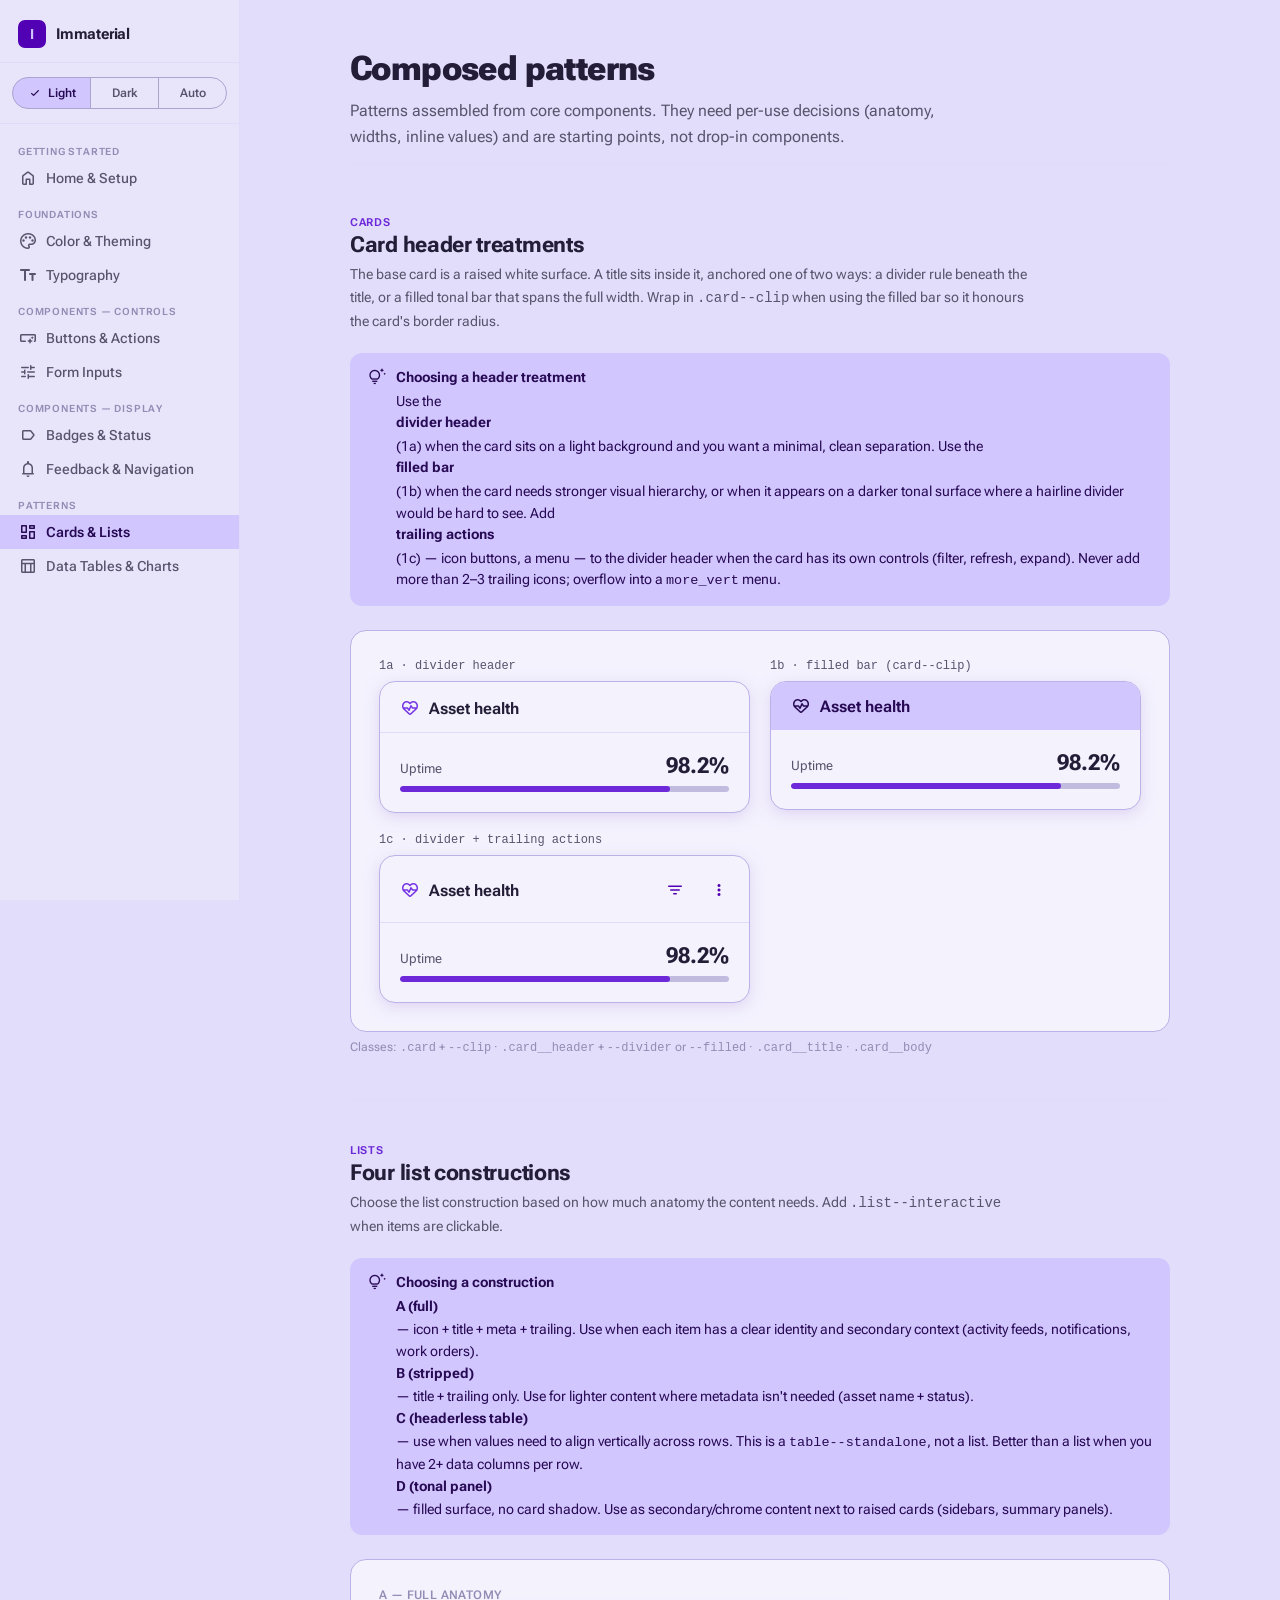
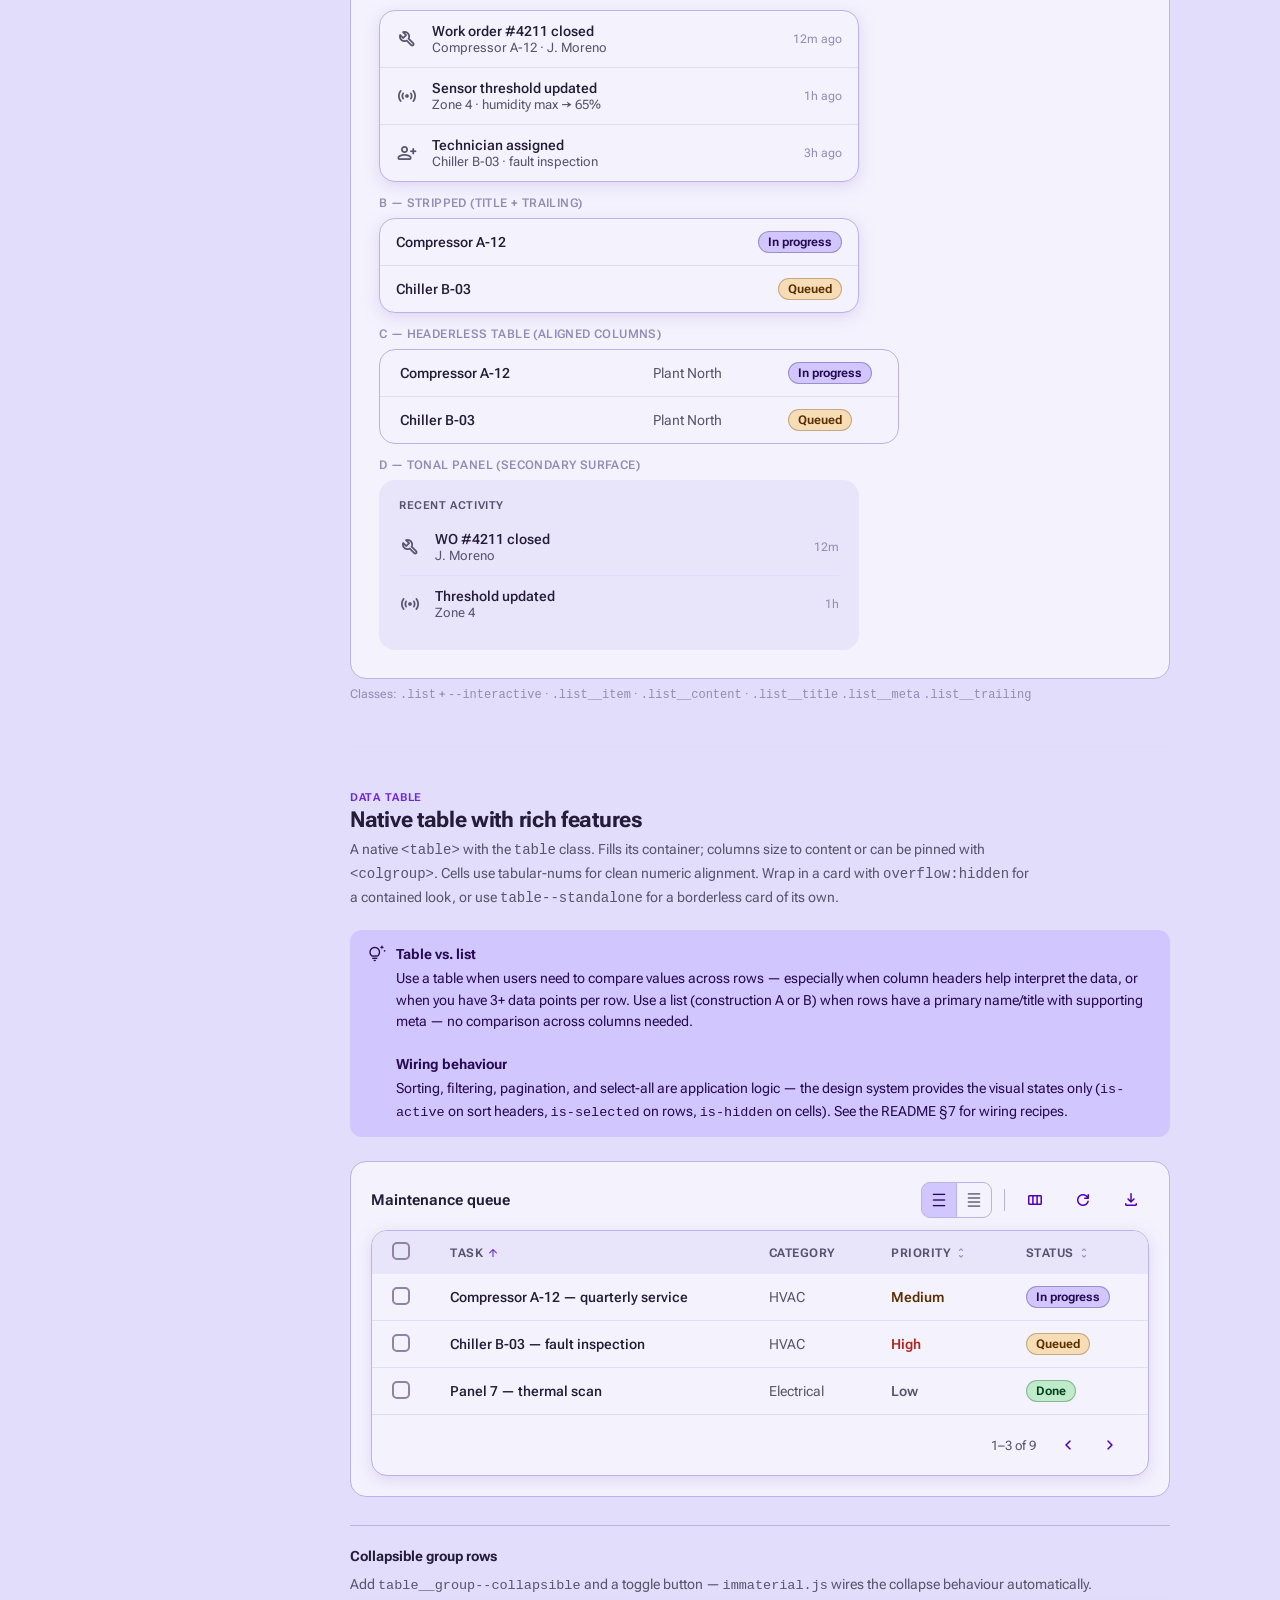
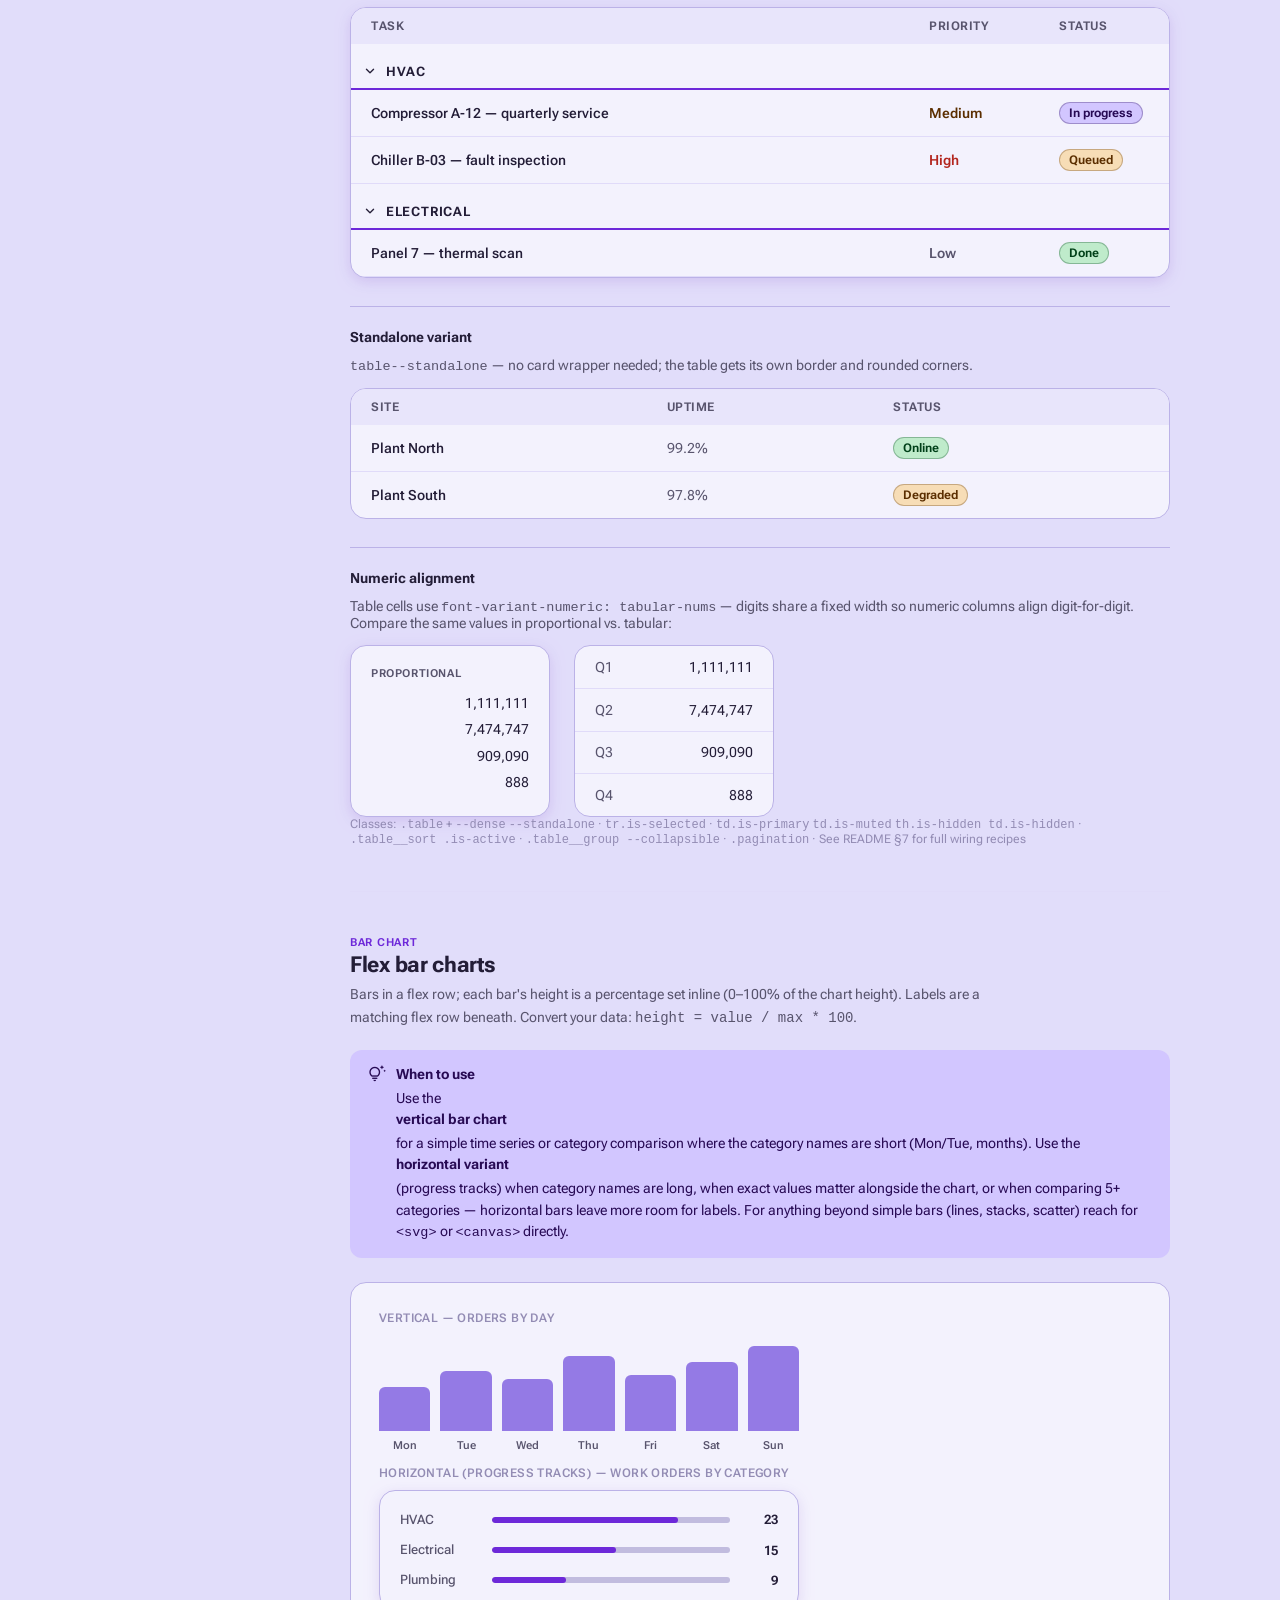
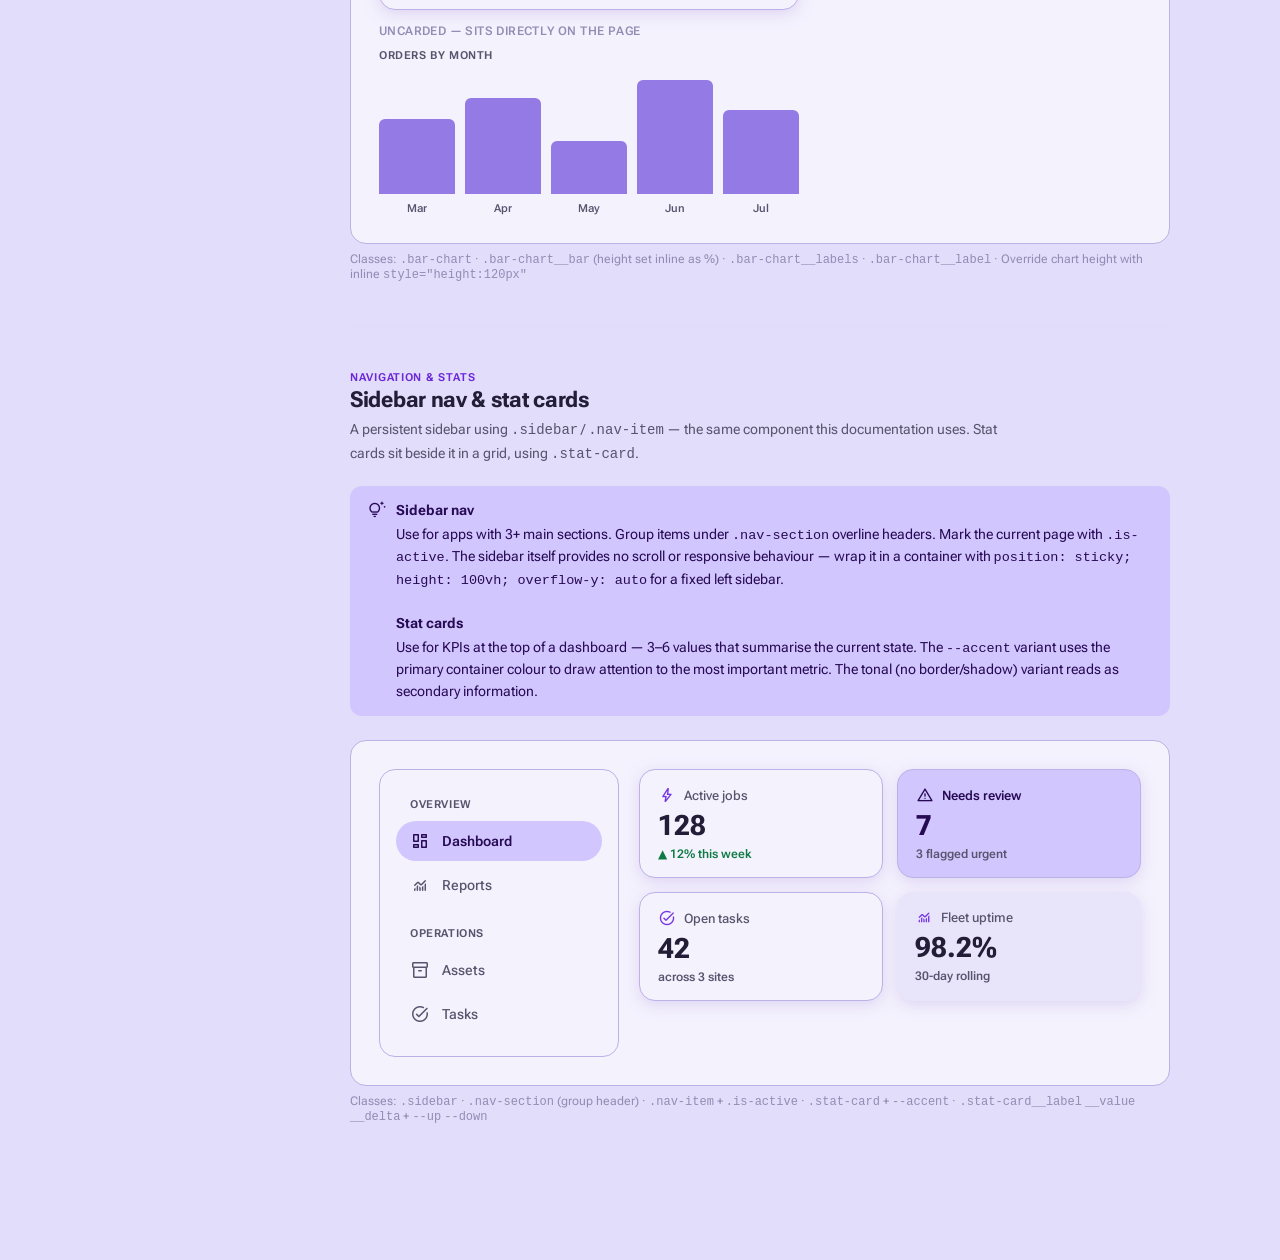
<file: docs/patterns.html>
<!DOCTYPE html>
<html lang="en" data-theme="light">
<head>
<meta charset="utf-8">
<meta name="viewport" content="width=device-width, initial-scale=1">
<title>Patterns — Immaterial Design</title>
<link rel="stylesheet" href="theme.css">
<link rel="stylesheet" href="immaterial.css">
<link rel="stylesheet" href="site.css">
<link rel="stylesheet" href="https://fonts.googleapis.com/css2?family=Roboto+Flex:opsz,wght@8..144,100..1000&family=Roboto+Mono:wght@400;500;700&family=Material+Symbols+Rounded:opsz,wght,FILL,GRAD@20..48,100..700,0..1,-50..200&display=swap">
</head>
<body>
<div class="docs-shell">

  <!-- ══════ SIDEBAR ══════ -->
  <aside class="docs-sidebar">
    <a class="docs-sidebar__brand" href="index.html">
      <span class="docs-sidebar__logo">I</span>
      Immaterial
    </a>
    <div class="docs-sidebar__theme">
      <div class="segmented" role="radiogroup" aria-label="Theme">
        <label class="segmented__option"><input type="radio" name="theme" value="light" checked onchange="Immaterial.setTheme('light')"><span class="icon segmented__check">check</span>Light</label>
        <label class="segmented__option"><input type="radio" name="theme" value="dark" onchange="Immaterial.setTheme('dark')"><span class="icon segmented__check">check</span>Dark</label>
        <label class="segmented__option"><input type="radio" name="theme" value="auto" onchange="Immaterial.setTheme('auto')"><span class="icon segmented__check">check</span>Auto</label>
      </div>
    </div>
    <div class="nav-section">Getting Started</div>
    <a class="nav-item" href="index.html"><span class="icon">home</span>Home &amp; Setup</a>
    <div class="nav-section">Foundations</div>
    <a class="nav-item" href="foundations.html"><span class="icon">palette</span>Color &amp; Theming</a>
    <a class="nav-item" href="foundations.html#typography"><span class="icon">text_fields</span>Typography</a>
    <div class="nav-section">Components — Controls</div>
    <a class="nav-item" href="components-controls.html"><span class="icon">smart_button</span>Buttons &amp; Actions</a>
    <a class="nav-item" href="components-controls.html#forms"><span class="icon">tune</span>Form Inputs</a>
    <div class="nav-section">Components — Display</div>
    <a class="nav-item" href="components-display.html"><span class="icon">label</span>Badges &amp; Status</a>
    <a class="nav-item" href="components-display.html#feedback"><span class="icon">notifications</span>Feedback &amp; Navigation</a>
    <div class="nav-section">Patterns</div>
    <a class="nav-item" href="patterns.html"><span class="icon">dashboard</span>Cards &amp; Lists</a>
    <a class="nav-item" href="patterns.html#data"><span class="icon">table_chart</span>Data Tables &amp; Charts</a>
  </aside>

  <!-- ══════ MAIN ══════ -->
  <main class="docs-main">
    <div class="docs-content">

      <div class="docs-hero">
        <h1>Composed patterns</h1>
        <p>Patterns assembled from core components. They need per-use decisions (anatomy, widths, inline values) and are starting points, not drop-in components.</p>
      </div>

      <!-- ════════════════════════
           CARDS
      ═════════════════════════ -->
      <section class="docs-section" id="cards">
        <div class="docs-section__label">Cards</div>
        <div class="docs-section__title">Card header treatments</div>
        <div class="docs-section__desc">The base card is a raised white surface. A title sits inside it, anchored one of two ways: a divider rule beneath the title, or a filled tonal bar that spans the full width. Wrap in <code>.card--clip</code> when using the filled bar so it honours the card's border radius.</div>

        <div class="docs-when">
          <span class="icon">tips_and_updates</span>
          <div class="docs-when__body">
            <strong>Choosing a header treatment</strong>
            Use the <strong>divider header</strong> (1a) when the card sits on a light background and you want a minimal, clean separation. Use the <strong>filled bar</strong> (1b) when the card needs stronger visual hierarchy, or when it appears on a darker tonal surface where a hairline divider would be hard to see. Add <strong>trailing actions</strong> (1c) — icon buttons, a menu — to the divider header when the card has its own controls (filter, refresh, expand). Never add more than 2–3 trailing icons; overflow into a <code>more_vert</code> menu.
          </div>
        </div>

        <div class="docs-demo">
          <div style="display:grid;grid-template-columns:repeat(auto-fill,minmax(260px,1fr));gap:20px">

            <!-- 1a divider -->
            <div>
              <p style="font-size:12px;font-family:ui-monospace,monospace;color:var(--on-surface-variant);margin:0 0 8px">1a · divider header</p>
              <div class="card">
                <div class="card__header card__header--divider"><span class="card__title"><span class="icon">ecg_heart</span>Asset health</span></div>
                <div class="card__body">
                  <div style="display:flex;justify-content:space-between;align-items:baseline;margin-bottom:8px"><span style="font-size:13px;color:var(--on-surface-variant)">Uptime</span><span style="font-size:22px;font-weight:700">98.2%</span></div>
                  <div class="progress"><div class="progress__bar" style="width:82%"></div></div>
                </div>
              </div>
            </div>

            <!-- 1b filled bar -->
            <div>
              <p style="font-size:12px;font-family:ui-monospace,monospace;color:var(--on-surface-variant);margin:0 0 8px">1b · filled bar (card--clip)</p>
              <div class="card card--clip">
                <div class="card__header card__header--filled"><span class="card__title" style="color:inherit"><span class="icon">ecg_heart</span>Asset health</span></div>
                <div class="card__body">
                  <div style="display:flex;justify-content:space-between;align-items:baseline;margin-bottom:8px"><span style="font-size:13px;color:var(--on-surface-variant)">Uptime</span><span style="font-size:22px;font-weight:700">98.2%</span></div>
                  <div class="progress"><div class="progress__bar" style="width:82%"></div></div>
                </div>
              </div>
            </div>

            <!-- 1c trailing actions -->
            <div>
              <p style="font-size:12px;font-family:ui-monospace,monospace;color:var(--on-surface-variant);margin:0 0 8px">1c · divider + trailing actions</p>
              <div class="card">
                <div class="card__header card__header--divider" style="display:flex;align-items:center;gap:8px;padding-right:12px"><span class="card__title"><span class="icon">ecg_heart</span>Asset health</span><span style="flex:1"></span><button class="icon-btn icon-btn--sm" title="Filter"><span class="icon">filter_list</span></button><button class="icon-btn icon-btn--sm" title="More"><span class="icon">more_vert</span></button></div>
                <div class="card__body">
                  <div style="display:flex;justify-content:space-between;align-items:baseline;margin-bottom:8px"><span style="font-size:13px;color:var(--on-surface-variant)">Uptime</span><span style="font-size:22px;font-weight:700">98.2%</span></div>
                  <div class="progress"><div class="progress__bar" style="width:82%"></div></div>
                </div>
              </div>
            </div>

          </div>
        </div>
        <p class="docs-ref">Classes: <code>.card</code> + <code>--clip</code> · <code>.card__header</code> + <code>--divider</code> or <code>--filled</code> · <code>.card__title</code> · <code>.card__body</code></p>
      </section>

      <!-- LISTS -->
      <section class="docs-section" id="lists">
        <div class="docs-section__label">Lists</div>
        <div class="docs-section__title">Four list constructions</div>
        <div class="docs-section__desc">Choose the list construction based on how much anatomy the content needs. Add <code>.list--interactive</code> when items are clickable.</div>

        <div class="docs-when">
          <span class="icon">tips_and_updates</span>
          <div class="docs-when__body">
            <strong>Choosing a construction</strong>
            <strong>A (full)</strong> — icon + title + meta + trailing. Use when each item has a clear identity and secondary context (activity feeds, notifications, work orders).<br>
            <strong>B (stripped)</strong> — title + trailing only. Use for lighter content where metadata isn't needed (asset name + status).<br>
            <strong>C (headerless table)</strong> — use when values need to align vertically across rows. This is a <code>table--standalone</code>, not a list. Better than a list when you have 2+ data columns per row.<br>
            <strong>D (tonal panel)</strong> — filled surface, no card shadow. Use as secondary/chrome content next to raised cards (sidebars, summary panels).
          </div>
        </div>

        <div class="docs-demo">
          <div class="demo-stack">

            <!-- A: full anatomy -->
            <div>
              <p style="font-size:12px;font-weight:600;color:var(--on-surface-faint);text-transform:uppercase;letter-spacing:0.4px;margin:0 0 8px">A — Full anatomy</p>
              <div class="card" style="max-width:480px">
                <div class="list list--interactive">
                  <div class="list__item"><span class="icon">build</span><div class="list__content"><span class="list__title">Work order #4211 closed</span><span class="list__meta">Compressor A-12 · J. Moreno</span></div><span class="list__trailing">12m ago</span></div>
                  <div class="list__item"><span class="icon">sensors</span><div class="list__content"><span class="list__title">Sensor threshold updated</span><span class="list__meta">Zone 4 · humidity max → 65%</span></div><span class="list__trailing">1h ago</span></div>
                  <div class="list__item"><span class="icon">person_add</span><div class="list__content"><span class="list__title">Technician assigned</span><span class="list__meta">Chiller B-03 · fault inspection</span></div><span class="list__trailing">3h ago</span></div>
                </div>
              </div>
            </div>

            <!-- B: stripped -->
            <div>
              <p style="font-size:12px;font-weight:600;color:var(--on-surface-faint);text-transform:uppercase;letter-spacing:0.4px;margin:0 0 8px">B — Stripped (title + trailing)</p>
              <div class="card" style="max-width:480px">
                <div class="list list--interactive">
                  <div class="list__item"><div class="list__content"><span class="list__title">Compressor A-12</span></div><span class="list__trailing"><span class="badge badge--primary">In progress</span></span></div>
                  <div class="list__item"><div class="list__content"><span class="list__title">Chiller B-03</span></div><span class="list__trailing"><span class="badge badge--warning">Queued</span></span></div>
                </div>
              </div>
            </div>

            <!-- C: headerless table -->
            <div>
              <p style="font-size:12px;font-weight:600;color:var(--on-surface-faint);text-transform:uppercase;letter-spacing:0.4px;margin:0 0 8px">C — Headerless table (aligned columns)</p>
              <table class="table table--standalone" style="max-width:520px">
                <colgroup><col><col style="width:135px"><col style="width:130px"></colgroup>
                <tbody>
                  <tr><td class="is-primary">Compressor A-12</td><td class="is-muted">Plant North</td><td><span class="badge badge--primary">In progress</span></td></tr>
                  <tr><td class="is-primary">Chiller B-03</td><td class="is-muted">Plant North</td><td><span class="badge badge--warning">Queued</span></td></tr>
                </tbody>
              </table>
            </div>

            <!-- D: tonal panel -->
            <div>
              <p style="font-size:12px;font-weight:600;color:var(--on-surface-faint);text-transform:uppercase;letter-spacing:0.4px;margin:0 0 8px">D — Tonal panel (secondary surface)</p>
              <div style="background:var(--surface-container);border-radius:16px;padding:18px 20px;max-width:480px;box-sizing:border-box">
                <div class="text-overline" style="margin-bottom:6px">Recent activity</div>
                <div class="list">
                  <div class="list__item" style="padding:12px 0"><span class="icon">build</span><div class="list__content"><span class="list__title">WO #4211 closed</span><span class="list__meta">J. Moreno</span></div><span class="list__trailing">12m</span></div>
                  <div class="list__item" style="padding:12px 0;border-bottom:none"><span class="icon">sensors</span><div class="list__content"><span class="list__title">Threshold updated</span><span class="list__meta">Zone 4</span></div><span class="list__trailing">1h</span></div>
                </div>
              </div>
            </div>

          </div>
        </div>
        <p class="docs-ref">Classes: <code>.list</code> + <code>--interactive</code> · <code>.list__item</code> · <code>.list__content</code> · <code>.list__title</code> <code>.list__meta</code> <code>.list__trailing</code></p>
      </section>

      <!-- ════════════════════════
           DATA — TABLES & CHARTS
      ═════════════════════════ -->

      <!-- DATA TABLE -->
      <section class="docs-section" id="data">
        <div class="docs-section__label">Data table</div>
        <div class="docs-section__title">Native table with rich features</div>
        <div class="docs-section__desc">A native <code>&lt;table&gt;</code> with the <code>table</code> class. Fills its container; columns size to content or can be pinned with <code>&lt;colgroup&gt;</code>. Cells use tabular-nums for clean numeric alignment. Wrap in a card with <code>overflow:hidden</code> for a contained look, or use <code>table--standalone</code> for a borderless card of its own.</div>

        <div class="docs-when">
          <span class="icon">tips_and_updates</span>
          <div class="docs-when__body">
            <strong>Table vs. list</strong>
            Use a table when users need to compare values across rows — especially when column headers help interpret the data, or when you have 3+ data points per row. Use a list (construction A or B) when rows have a primary name/title with supporting meta — no comparison across columns needed.<br><br>
            <strong>Wiring behaviour</strong>
            Sorting, filtering, pagination, and select-all are application logic — the design system provides the visual states only (<code>is-active</code> on sort headers, <code>is-selected</code> on rows, <code>is-hidden</code> on cells). See the README §7 for wiring recipes.
          </div>
        </div>

        <!-- Full demo table -->
        <div class="docs-demo" style="padding:20px">
          <div class="toolbar" style="margin-bottom:12px">
            <span style="font-size:15px;font-weight:650">Maintenance queue</span>
            <span class="toolbar__spacer"></span>
            <div class="button-group button-group--icons" id="tbl-density">
              <button class="is-active" title="Comfortable" onclick="setDensity(this, false)"><span class="icon">density_medium</span></button>
              <button title="Compact" onclick="setDensity(this, true)"><span class="icon">density_small</span></button>
            </div>
            <span class="toolbar__divider"></span>
            <button class="icon-btn icon-btn--sm" title="Toggle Category column" onclick="toggleCol()"><span class="icon">view_column</span></button>
            <button class="icon-btn icon-btn--sm" title="Refresh" onclick="Immaterial.toast('Refreshed')"><span class="icon">refresh</span></button>
            <button class="icon-btn icon-btn--sm" title="Export" onclick="Immaterial.toast('Export started')"><span class="icon">download</span></button>
          </div>

          <div class="card" style="overflow:hidden">
            <table id="demo-table" class="table">
              <colgroup><col style="width:44px"><col><col><col><col></colgroup>
              <thead>
                <tr>
                  <th><input class="checkbox" type="checkbox" id="select-all" onclick="selectAll(this)"></th>
                  <th><span class="table__sort is-active">Task <span class="icon">arrow_upward</span></span></th>
                  <th id="col-cat">Category</th>
                  <th><span class="table__sort">Priority <span class="icon">unfold_more</span></span></th>
                  <th><span class="table__sort">Status <span class="icon">unfold_more</span></span></th>
                </tr>
              </thead>
              <tbody>
                <tr>
                  <td><input class="checkbox" type="checkbox" onclick="rowSelect(this)"></td>
                  <td class="is-primary">Compressor A-12 — quarterly service</td>
                  <td class="is-muted col-cat">HVAC</td>
                  <td><span class="priority priority--medium">Medium</span></td>
                  <td><span class="badge badge--primary">In progress</span></td>
                </tr>
                <tr>
                  <td><input class="checkbox" type="checkbox" onclick="rowSelect(this)"></td>
                  <td class="is-primary">Chiller B-03 — fault inspection</td>
                  <td class="is-muted col-cat">HVAC</td>
                  <td><span class="priority priority--high">High</span></td>
                  <td><span class="badge badge--warning">Queued</span></td>
                </tr>
                <tr>
                  <td><input class="checkbox" type="checkbox" onclick="rowSelect(this)"></td>
                  <td class="is-primary">Panel 7 — thermal scan</td>
                  <td class="is-muted col-cat">Electrical</td>
                  <td><span class="priority priority--low">Low</span></td>
                  <td><span class="badge badge--success">Done</span></td>
                </tr>
              </tbody>
            </table>
            <div class="pagination"><span style="margin-right:8px">1–3 of 9</span><button class="icon-btn icon-btn--sm"><span class="icon">chevron_left</span></button><button class="icon-btn icon-btn--sm"><span class="icon">chevron_right</span></button></div>
          </div>
        </div>

        <!-- Group rows -->
        <div class="docs-subsection">
          <div class="docs-subsection__title">Collapsible group rows</div>
          <p style="font-size:13.5px;color:var(--on-surface-variant);margin:0 0 14px">Add <code>table__group--collapsible</code> and a toggle button — <code>immaterial.js</code> wires the collapse behaviour automatically.</p>
          <div class="card" style="overflow:hidden">
            <table class="table">
              <colgroup><col><col style="width:130px"><col style="width:130px"></colgroup>
              <thead>
                <tr><th>Task</th><th>Priority</th><th>Status</th></tr>
              </thead>
              <tbody>
                <tr class="table__group table__group--collapsible"><th colspan="3"><button class="table__group-toggle"><span class="icon">expand_more</span>HVAC</button></th></tr>
                <tr><td class="is-primary">Compressor A-12 — quarterly service</td><td><span class="priority priority--medium">Medium</span></td><td><span class="badge badge--primary">In progress</span></td></tr>
                <tr><td class="is-primary">Chiller B-03 — fault inspection</td><td><span class="priority priority--high">High</span></td><td><span class="badge badge--warning">Queued</span></td></tr>
                <tr class="table__group table__group--collapsible"><th colspan="3"><button class="table__group-toggle"><span class="icon">expand_more</span>Electrical</button></th></tr>
                <tr><td class="is-primary">Panel 7 — thermal scan</td><td><span class="priority priority--low">Low</span></td><td><span class="badge badge--success">Done</span></td></tr>
              </tbody>
            </table>
          </div>
        </div>

        <!-- Standalone -->
        <div class="docs-subsection">
          <div class="docs-subsection__title">Standalone variant</div>
          <p style="font-size:13.5px;color:var(--on-surface-variant);margin:0 0 14px"><code>table--standalone</code> — no card wrapper needed; the table gets its own border and rounded corners.</p>
          <table class="table table--standalone">
            <thead>
              <tr><th>Site</th><th>Uptime</th><th>Status</th></tr>
            </thead>
            <tbody>
              <tr><td class="is-primary">Plant North</td><td class="is-muted">99.2%</td><td><span class="badge badge--success">Online</span></td></tr>
              <tr><td class="is-primary">Plant South</td><td class="is-muted">97.8%</td><td><span class="badge badge--warning">Degraded</span></td></tr>
            </tbody>
          </table>
        </div>

        <!-- Numeric alignment -->
        <div class="docs-subsection">
          <div class="docs-subsection__title">Numeric alignment</div>
          <p style="font-size:13.5px;color:var(--on-surface-variant);margin:0 0 14px">Table cells use <code>font-variant-numeric: tabular-nums</code> — digits share a fixed width so numeric columns align digit-for-digit. Compare the same values in proportional vs. tabular:</p>
          <div class="demo-row demo-row--top" style="gap:24px;align-items:stretch">
            <div class="card" style="width:200px"><div class="card__body">
              <div class="text-overline" style="margin-bottom:8px">Proportional</div>
              <div style="font-size:14px;text-align:right;line-height:1.9">1,111,111<br>7,474,747<br>909,090<br>888</div>
            </div></div>
            <table class="table table--standalone" style="width:200px">
              <tbody>
                <tr><td class="is-muted">Q1</td><td style="text-align:right">1,111,111</td></tr>
                <tr><td class="is-muted">Q2</td><td style="text-align:right">7,474,747</td></tr>
                <tr><td class="is-muted">Q3</td><td style="text-align:right">909,090</td></tr>
                <tr><td class="is-muted">Q4</td><td style="text-align:right">888</td></tr>
              </tbody>
            </table>
          </div>
        </div>
        <p class="docs-ref">Classes: <code>.table</code> + <code>--dense</code> <code>--standalone</code> · <code>tr.is-selected</code> · <code>td.is-primary</code> <code>td.is-muted</code> <code>th.is-hidden td.is-hidden</code> · <code>.table__sort .is-active</code> · <code>.table__group --collapsible</code> · <code>.pagination</code> · See README §7 for full wiring recipes</p>
      </section>

      <!-- BAR CHART -->
      <section class="docs-section" id="charts">
        <div class="docs-section__label">Bar chart</div>
        <div class="docs-section__title">Flex bar charts</div>
        <div class="docs-section__desc">Bars in a flex row; each bar's height is a percentage set inline (0–100% of the chart height). Labels are a matching flex row beneath. Convert your data: <code>height = value / max * 100</code>.</div>

        <div class="docs-when">
          <span class="icon">tips_and_updates</span>
          <div class="docs-when__body">
            <strong>When to use</strong>
            Use the <strong>vertical bar chart</strong> for a simple time series or category comparison where the category names are short (Mon/Tue, months). Use the <strong>horizontal variant</strong> (progress tracks) when category names are long, when exact values matter alongside the chart, or when comparing 5+ categories — horizontal bars leave more room for labels. For anything beyond simple bars (lines, stacks, scatter) reach for <code>&lt;svg&gt;</code> or <code>&lt;canvas&gt;</code> directly.
          </div>
        </div>

        <div class="docs-demo">
          <div class="demo-stack">

            <!-- Vertical -->
            <div>
              <p style="font-size:12px;font-weight:600;color:var(--on-surface-faint);text-transform:uppercase;letter-spacing:0.4px;margin:0 0 10px">Vertical — orders by day</p>
              <div style="max-width:420px">
                <div class="bar-chart">
                  <div class="bar-chart__bar" style="height:46%"></div>
                  <div class="bar-chart__bar" style="height:62%"></div>
                  <div class="bar-chart__bar" style="height:54%"></div>
                  <div class="bar-chart__bar" style="height:78%"></div>
                  <div class="bar-chart__bar" style="height:58%"></div>
                  <div class="bar-chart__bar" style="height:72%"></div>
                  <div class="bar-chart__bar" style="height:88%"></div>
                </div>
                <div class="bar-chart__labels"><span class="bar-chart__label">Mon</span><span class="bar-chart__label">Tue</span><span class="bar-chart__label">Wed</span><span class="bar-chart__label">Thu</span><span class="bar-chart__label">Fri</span><span class="bar-chart__label">Sat</span><span class="bar-chart__label">Sun</span></div>
              </div>
            </div>

            <!-- Horizontal -->
            <div>
              <p style="font-size:12px;font-weight:600;color:var(--on-surface-faint);text-transform:uppercase;letter-spacing:0.4px;margin:0 0 10px">Horizontal (progress tracks) — work orders by category</p>
              <div class="card" style="max-width:420px"><div class="card__body" style="display:flex;flex-direction:column;gap:12px">
                <div style="display:grid;grid-template-columns:80px 1fr 36px;gap:12px;align-items:center"><span class="text-label">HVAC</span><div class="progress"><div class="progress__bar" style="width:78%"></div></div><span style="font-size:13px;font-weight:650;text-align:right">23</span></div>
                <div style="display:grid;grid-template-columns:80px 1fr 36px;gap:12px;align-items:center"><span class="text-label">Electrical</span><div class="progress"><div class="progress__bar" style="width:52%"></div></div><span style="font-size:13px;font-weight:650;text-align:right">15</span></div>
                <div style="display:grid;grid-template-columns:80px 1fr 36px;gap:12px;align-items:center"><span class="text-label">Plumbing</span><div class="progress"><div class="progress__bar" style="width:31%"></div></div><span style="font-size:13px;font-weight:650;text-align:right">9</span></div>
              </div></div>
            </div>

            <!-- Uncarded with overline -->
            <div>
              <p style="font-size:12px;font-weight:600;color:var(--on-surface-faint);text-transform:uppercase;letter-spacing:0.4px;margin:0 0 10px">Uncarded — sits directly on the page</p>
              <div style="max-width:420px">
                <div class="text-overline" style="margin-bottom:10px">Orders by month</div>
                <div class="bar-chart" style="height:120px">
                  <div class="bar-chart__bar" style="height:62%"></div>
                  <div class="bar-chart__bar" style="height:80%"></div>
                  <div class="bar-chart__bar" style="height:44%"></div>
                  <div class="bar-chart__bar" style="height:95%"></div>
                  <div class="bar-chart__bar" style="height:70%"></div>
                </div>
                <div class="bar-chart__labels"><span class="bar-chart__label">Mar</span><span class="bar-chart__label">Apr</span><span class="bar-chart__label">May</span><span class="bar-chart__label">Jun</span><span class="bar-chart__label">Jul</span></div>
              </div>
            </div>

          </div>
        </div>
        <p class="docs-ref">Classes: <code>.bar-chart</code> · <code>.bar-chart__bar</code> (height set inline as %) · <code>.bar-chart__labels</code> · <code>.bar-chart__label</code> · Override chart height with inline <code>style="height:120px"</code></p>
      </section>

      <!-- SIDEBAR & STAT CARDS -->
      <section class="docs-section" id="nav">
        <div class="docs-section__label">Navigation &amp; stats</div>
        <div class="docs-section__title">Sidebar nav &amp; stat cards</div>
        <div class="docs-section__desc">A persistent sidebar using <code>.sidebar</code> / <code>.nav-item</code> — the same component this documentation uses. Stat cards sit beside it in a grid, using <code>.stat-card</code>.</div>

        <div class="docs-when">
          <span class="icon">tips_and_updates</span>
          <div class="docs-when__body">
            <strong>Sidebar nav</strong>
            Use for apps with 3+ main sections. Group items under <code>.nav-section</code> overline headers. Mark the current page with <code>.is-active</code>. The sidebar itself provides no scroll or responsive behaviour — wrap it in a container with <code>position: sticky; height: 100vh; overflow-y: auto</code> for a fixed left sidebar.<br><br>
            <strong>Stat cards</strong>
            Use for KPIs at the top of a dashboard — 3–6 values that summarise the current state. The <code>--accent</code> variant uses the primary container colour to draw attention to the most important metric. The tonal (no border/shadow) variant reads as secondary information.
          </div>
        </div>

        <div class="docs-demo">
          <div class="demo-row demo-row--top" style="gap:20px">
            <div class="sidebar" style="border-radius:16px;border:1px solid var(--outline-variant);min-width:200px">
              <div class="nav-section">Overview</div>
              <a class="nav-item is-active"><span class="icon">dashboard</span>Dashboard</a>
              <a class="nav-item"><span class="icon">monitoring</span>Reports</a>
              <div class="nav-section">Operations</div>
              <a class="nav-item"><span class="icon">inventory_2</span>Assets</a>
              <a class="nav-item"><span class="icon">task_alt</span>Tasks</a>
            </div>
            <div style="flex:1;min-width:220px;display:grid;grid-template-columns:1fr 1fr;gap:14px">
              <div class="stat-card"><div class="stat-card__label"><span class="icon">bolt</span>Active jobs</div><div class="stat-card__value">128</div><div class="stat-card__delta stat-card__delta--up">▲ 12% this week</div></div>
              <div class="stat-card stat-card--accent"><div class="stat-card__label"><span class="icon">warning</span>Needs review</div><div class="stat-card__value">7</div><div class="stat-card__delta">3 flagged urgent</div></div>
              <div class="stat-card"><div class="stat-card__label"><span class="icon">task_alt</span>Open tasks</div><div class="stat-card__value">42</div><div class="stat-card__delta">across 3 sites</div></div>
              <div class="stat-card" style="background:var(--surface-container);border:none"><div class="stat-card__label"><span class="icon">monitoring</span>Fleet uptime</div><div class="stat-card__value">98.2%</div><div class="stat-card__delta">30-day rolling</div></div>
            </div>
          </div>
        </div>
        <p class="docs-ref">Classes: <code>.sidebar</code> · <code>.nav-section</code> (group header) · <code>.nav-item</code> + <code>.is-active</code> · <code>.stat-card</code> + <code>--accent</code> · <code>.stat-card__label</code> <code>__value</code> <code>__delta</code> + <code>--up</code> <code>--down</code></p>
      </section>

    </div>
  </main>
</div>

<script src="immaterial.js"></script>
<script src="site.js"></script>
<script>
  (function () {
    var saved = localStorage.getItem('immaterial-theme') || 'light';
    document.querySelectorAll('[name="theme"]').forEach(function (r) {
      r.checked = r.value === saved;
    });
    Immaterial.setTheme(saved);
    setNavActive();
  }());

  var catVisible = true;
  function toggleCol() {
    catVisible = !catVisible;
    document.querySelectorAll('.col-cat').forEach(function (c) { c.classList.toggle('is-hidden', !catVisible); });
    document.getElementById('col-cat').classList.toggle('is-hidden', !catVisible);
  }

  function setDensity(btn, dense) {
    Array.from(btn.parentElement.children).forEach(function (b) { b.classList.remove('is-active'); });
    btn.classList.add('is-active');
    document.getElementById('demo-table').classList.toggle('table--dense', dense);
  }

  function selectAll(cb) {
    document.querySelectorAll('#demo-table tbody .checkbox').forEach(function (x) {
      x.checked = cb.checked;
      x.closest('tr').classList.toggle('is-selected', cb.checked);
    });
  }

  function rowSelect(cb) {
    cb.closest('tr').classList.toggle('is-selected', cb.checked);
  }
</script>
</body>
</html>
</file>
<file: docs/theme.css>
/* ============================================================
   IMMATERIAL — THEME TOKENS  (designer input file)
   ------------------------------------------------------------
   Rebrand by editing the SEED colours below — every other token
   is CALCULATED from them with relative colour syntax (oklch)
   and light-dark(). immaterial.css never hardcodes a colour.

   Load order:  theme.css  BEFORE  immaterial.css

   Light/dark: every token carries both values via light-dark().
   Follow the OS (default), or force with
   <html data-theme="light"> / <html data-theme="dark">.

   Escape hatch: any computed token can be overridden with a
   literal colour in your own stylesheet — e.g. if an extreme
   seed (neon yellow) produces a low-contrast on-colour:
     :root { --on-primary-container: #1A1400; }

   ------------------------------------------------------------
   RENAMING MAP (v1 token → Material role name)
   Search-and-replace in this order if migrating an existing app:
     --text-muted   →  --on-surface-variant
     --text-faint   →  --on-surface-faint
     --text         →  --on-surface
     --bg           →  --surface-dim
     --surface-3    →  --surface-container-high
     --surface-2    →  --surface-container
     --border       →  --outline-variant
     --danger-hover →  --error-hover
     --danger-text  →  --error-text
     --on-danger    →  --on-error
     --danger       →  --error
   Unchanged: --surface --primary* --on-primary* --outline
   --divider --success* --warning* --disabled-* --track
   --row-* --chart-bar --ring --scrim --snackbar-* --shadow-*
   ============================================================ */

:root { color-scheme: light dark; }
[data-theme="light"] { color-scheme: light; }
[data-theme="dark"]  { color-scheme: dark; }

:root {
  /* ---------- SEEDS — the values a designer edits ---------- */
  --seed-primary:   #6D28D9;
  /* secondary/tertiary default to derivations of primary
     (muted sibling / hue-shifted accent) — replace with your
     own hexes to break the link. */
  --seed-secondary: oklch(from var(--seed-primary) l calc(c * 0.45) h);
  --seed-tertiary:  oklch(from var(--seed-primary) l calc(c * 0.75) calc(h + 60));
  --seed-error:     #B3261E;
  --seed-success:   #0E7A43;
  --seed-warning:   #9A6A00;

  /* ---------- PRIMARY ---------- */
  --primary:              light-dark(var(--seed-primary), oklch(from var(--seed-primary) 0.78 calc(c * 0.45) h));
  --primary-hover:        light-dark(oklch(from var(--seed-primary) 0.52 c h), oklch(from var(--seed-primary) 0.84 calc(c * 0.35) h));
  --primary-strong:       light-dark(oklch(from var(--seed-primary) 0.38 c h), oklch(from var(--seed-primary) 0.89 calc(c * 0.25) h));
  --on-primary:           light-dark(#FFFFFF, oklch(from var(--seed-primary) 0.25 calc(c * 0.5) h));
  --primary-container:    light-dark(oklch(from var(--seed-primary) 0.86 calc(c * 0.38) h), oklch(from var(--seed-primary) 0.37 calc(c * 0.5) h));
  --on-primary-container: light-dark(oklch(from var(--seed-primary) 0.25 calc(c * 0.5) h), oklch(from var(--seed-primary) 0.90 calc(c * 0.2) h));

  /* ---------- SECONDARY ---------- */
  --secondary:              light-dark(var(--seed-secondary), oklch(from var(--seed-secondary) 0.78 calc(c * 0.45) h));
  --on-secondary:           light-dark(#FFFFFF, oklch(from var(--seed-secondary) 0.25 calc(c * 0.5) h));
  --secondary-container:    light-dark(oklch(from var(--seed-secondary) 0.86 calc(c * 0.38) h), oklch(from var(--seed-secondary) 0.37 calc(c * 0.5) h));
  --on-secondary-container: light-dark(oklch(from var(--seed-secondary) 0.25 calc(c * 0.5) h), oklch(from var(--seed-secondary) 0.90 calc(c * 0.2) h));

  /* ---------- TERTIARY ---------- */
  --tertiary:              light-dark(var(--seed-tertiary), oklch(from var(--seed-tertiary) 0.78 calc(c * 0.45) h));
  --on-tertiary:           light-dark(#FFFFFF, oklch(from var(--seed-tertiary) 0.25 calc(c * 0.5) h));
  --tertiary-container:    light-dark(oklch(from var(--seed-tertiary) 0.86 calc(c * 0.38) h), oklch(from var(--seed-tertiary) 0.37 calc(c * 0.5) h));
  --on-tertiary-container: light-dark(oklch(from var(--seed-tertiary) 0.25 calc(c * 0.5) h), oklch(from var(--seed-tertiary) 0.90 calc(c * 0.2) h));

  /* ---------- SURFACES (neutrals tinted by the primary hue) ---------- */
  --surface:                light-dark(oklch(from var(--seed-primary) 0.965 0.015 h), oklch(from var(--seed-primary) 0.24 0.03 h));
  --surface-dim:            light-dark(oklch(from var(--seed-primary) 0.91 0.04 h), oklch(from var(--seed-primary) 0.18 0.025 h));  /* page background */
  --surface-container:      light-dark(oklch(from var(--seed-primary) 0.93 0.03 h), oklch(from var(--seed-primary) 0.28 0.04 h));
  --surface-container-high: light-dark(oklch(from var(--seed-primary) 0.89 0.05 h), oklch(from var(--seed-primary) 0.32 0.05 h));
  --outline:                light-dark(oklch(from var(--seed-primary) 0.74 0.06 h), oklch(from var(--seed-primary) 0.52 0.06 h));
  --outline-variant:        light-dark(oklch(from var(--seed-primary) 0.79 0.075 h), oklch(from var(--seed-primary) 0.40 0.05 h));  /* borders */
  --divider:                light-dark(oklch(from var(--seed-primary) 0.905 0.04 h), oklch(from var(--seed-primary) 0.30 0.035 h));

  /* ---------- ON-SURFACE (text) ---------- */
  --on-surface:         light-dark(oklch(from var(--seed-primary) 0.25 0.05 h), oklch(from var(--seed-primary) 0.93 0.02 h));
  --on-surface-variant: light-dark(oklch(from var(--seed-primary) 0.46 0.04 h), oklch(from var(--seed-primary) 0.75 0.05 h));
  --on-surface-faint:   light-dark(oklch(from var(--seed-primary) 0.66 0.06 h), oklch(from var(--seed-primary) 0.57 0.04 h));

  /* ---------- ERROR ---------- */
  --error:       light-dark(var(--seed-error), oklch(from var(--seed-error) 0.42 c h));
  --error-hover: light-dark(oklch(from var(--seed-error) 0.42 c h), oklch(from var(--seed-error) 0.50 c h));
  --on-error:    light-dark(#FFFFFF, oklch(from var(--seed-error) 0.90 calc(c * 0.25) h));
  --error-text:  light-dark(var(--seed-error), oklch(from var(--seed-error) 0.80 calc(c * 0.55) h));
  --error-container:    light-dark(oklch(from var(--seed-error) 0.88 calc(c * 0.35) h), oklch(from var(--seed-error) 0.30 calc(c * 0.6) h));
  --on-error-container: light-dark(oklch(from var(--seed-error) 0.28 calc(c * 0.8) h), oklch(from var(--seed-error) 0.90 calc(c * 0.3) h));

  /* ---------- SUCCESS / WARNING ---------- */
  --success:              light-dark(var(--seed-success), oklch(from var(--seed-success) 0.80 calc(c * 0.8) h));
  --success-container:    light-dark(oklch(from var(--seed-success) 0.90 calc(c * 0.5) h), oklch(from var(--seed-success) 0.32 calc(c * 0.8) h));
  --on-success-container: light-dark(oklch(from var(--seed-success) 0.32 calc(c * 0.8) h), oklch(from var(--seed-success) 0.90 calc(c * 0.5) h));
  --warning:              light-dark(var(--seed-warning), oklch(from var(--seed-warning) 0.80 calc(c * 0.8) h));
  --warning-container:    light-dark(oklch(from var(--seed-warning) 0.91 calc(c * 0.5) h), oklch(from var(--seed-warning) 0.35 calc(c * 0.8) h));
  --on-warning-container: light-dark(oklch(from var(--seed-warning) 0.35 c h), oklch(from var(--seed-warning) 0.91 calc(c * 0.5) h));

  /* ---------- STATES & COMPONENT COLOURS ---------- */
  --disabled-bg:   light-dark(oklch(from var(--seed-primary) 0.92 0.02 h), oklch(from var(--seed-primary) 0.27 0.03 h));
  --disabled-text: light-dark(oklch(from var(--seed-primary) 0.66 0.03 h), oklch(from var(--seed-primary) 0.50 0.03 h));
  --track:         light-dark(oklch(from var(--seed-primary) 0.81 0.05 h), oklch(from var(--seed-primary) 0.33 0.05 h));
  --row-hover:     light-dark(oklch(from var(--seed-primary) 0.94 0.025 h), oklch(from var(--seed-primary) 0.27 0.035 h));
  --row-selected:  light-dark(oklch(from var(--seed-primary) 0.92 0.045 h), oklch(from var(--seed-primary) 0.35 0.08 h));
  --chart-bar:     light-dark(oklch(from var(--seed-primary) 0.65 calc(c * 0.65) h), oklch(from var(--seed-primary) 0.62 calc(c * 0.6) h));
  --ring:          light-dark(oklch(from var(--seed-primary) 0.52 c h), oklch(from var(--seed-primary) 0.78 calc(c * 0.45) h));

  --scrim:           light-dark(oklch(from var(--seed-primary) 0.25 0.05 h / 0.45), oklch(0 0 0 / 0.62));
  --snackbar-bg:     light-dark(oklch(from var(--seed-primary) 0.32 0.04 h), oklch(from var(--seed-primary) 0.91 0.03 h));
  --snackbar-text:   light-dark(oklch(from var(--seed-primary) 0.94 0.02 h), oklch(from var(--seed-primary) 0.25 0.05 h));
  --snackbar-action: light-dark(oklch(from var(--seed-primary) 0.78 calc(c * 0.45) h), var(--seed-primary));

  --shadow-card:   0 4px 14px light-dark(oklch(from var(--seed-primary) 0.38 c h / 0.12), rgb(0 0 0 / 0.40));
  --shadow-pop:    0 6px 20px light-dark(oklch(from var(--seed-primary) 0.38 c h / 0.22), rgb(0 0 0 / 0.50));
  --shadow-dialog: 0 12px 40px light-dark(oklch(from var(--seed-primary) 0.25 0.05 h / 0.35), rgb(0 0 0 / 0.60));
}
</file>
<file: docs/immaterial.css>
/* ============================================================
   IMMATERIAL DESIGN SYSTEM — components
   Framework-free. Load AFTER theme.css (which defines every
   colour token this file references). No colour is hardcoded
   here; retheme by editing theme.css.
   Fonts: Roboto Flex + Material Symbols Rounded (see README).
   ============================================================ */

/* ---------- 2. BASE ---------- */
*, *::before, *::after { box-sizing: border-box; }

body {
  margin: 0;
  background: var(--surface-dim);
  color: var(--on-surface);
  font-family: 'Roboto Flex', system-ui, -apple-system, sans-serif;
  -webkit-font-smoothing: antialiased;
}

a { color: var(--primary); text-decoration: none; }
a:hover { color: var(--primary-strong); text-decoration: underline; }

::placeholder { color: var(--on-surface-faint); }

/* Material Symbols helper */
.icon {
  font-family: 'Material Symbols Rounded';
  font-weight: 400;
  font-style: normal;
  line-height: 1;
  display: inline-block;
  -webkit-font-smoothing: antialiased;
  user-select: none;
  vertical-align: middle;
}

/* ---------- 3. BUTTONS ---------- */
.btn {
  font-family: inherit;
  font-size: 14px;
  font-weight: 600;
  line-height: 1;
  display: inline-flex;
  align-items: center;
  justify-content: center;
  gap: 8px;
  height: 40px;
  padding: 0 20px;
  border-radius: 10px;
  border: 1.5px solid transparent;
  cursor: pointer;
  user-select: none;
  white-space: nowrap;
  transition: background .12s, border-color .12s, opacity .12s, transform .05s;
}
.btn:active { transform: translateY(1px); }
.btn:focus-visible { outline: none; box-shadow: 0 0 0 3px color-mix(in srgb, var(--ring) 45%, transparent); }
.btn .icon { font-size: 20px; }

.btn--filled   { background: var(--primary); color: var(--on-primary); box-shadow: 0 2px 6px rgba(109, 40, 217, 0.40); }
.btn--filled:hover { background: var(--primary-hover); }

.btn--outlined { background: transparent; border-color: var(--outline-variant); color: var(--primary); }
.btn--outlined:hover { background: var(--surface-container); }

.btn--text     { background: transparent; color: var(--primary); padding: 0 12px; }
.btn--text:hover { background: var(--surface-container); }

.btn--tonal    { background: var(--primary-container); color: var(--on-primary-container); }
.btn--tonal:hover { background: color-mix(in srgb, var(--primary-container) 82%, var(--primary)); }

.btn--danger   { background: var(--error); color: var(--on-error); box-shadow: 0 2px 6px rgba(179, 38, 30, 0.40); }
.btn--danger:hover { background: var(--error-hover); }

.btn--sm { height: 32px; padding: 0 14px; font-size: 13px; }
.btn--lg { height: 48px; padding: 0 26px; font-size: 15px; }

.btn:disabled, .btn.is-disabled {
  background: var(--disabled-bg); color: var(--disabled-text);
  box-shadow: none; border-color: transparent; cursor: default; transform: none;
}
.btn--outlined:disabled, .btn--text:disabled { background: transparent; }

/* Icon-only button */
.icon-btn {
  width: 40px; height: 40px; padding: 0;
  border: none; background: transparent; border-radius: 50%;
  color: var(--primary-strong);
  display: inline-flex; align-items: center; justify-content: center;
  cursor: pointer; transition: background .12s;
}
.icon-btn:hover  { background: var(--surface-container); }
.icon-btn:active { background: var(--surface-container-high); }
.icon-btn:focus-visible { outline: none; box-shadow: 0 0 0 3px color-mix(in srgb, var(--ring) 45%, transparent); }
.icon-btn .icon { font-size: 22px; }
.icon-btn--sm { width: 36px; height: 36px; }
.icon-btn--sm .icon { font-size: 20px; }
.icon-btn--filled   { background: var(--surface); border: 1px solid var(--outline-variant); border-radius: 50%; }
.icon-btn--selected { background: var(--primary-container); color: var(--on-primary-container); }

/* ---------- 4. SPLIT BUTTON ---------- */
.split-button { display: inline-flex; position: relative; }
.split-button__main  { border-radius: 10px 0 0 10px; }
.split-button__arrow {
  border-radius: 0 10px 10px 0;
  width: 38px; padding: 0;
  border-left: 1px solid rgba(255, 255, 255, 0.35);
}
.split-button__arrow .icon { font-size: 22px; }

/* ---------- 5. MENU (dropdown) ---------- */
.menu {
  position: absolute;
  top: calc(100% + 6px);
  min-width: 190px;
  background: var(--surface);
  border: 1px solid var(--outline-variant);
  border-radius: 10px;
  box-shadow: var(--shadow-pop);
  padding: 6px;
  z-index: 40;
  display: flex;
  flex-direction: column;
}
.menu--left  { left: 0; }
.menu--right { right: 0; }
.menu[hidden] { display: none; }
.menu__item {
  font-family: inherit;
  font-size: 14px;
  text-align: left;
  color: var(--on-surface);
  background: none; border: none;
  padding: 9px 12px;
  border-radius: 7px;
  cursor: pointer;
}
.menu__item:hover { background: var(--surface-container); }
.menu__item--selected { background: var(--surface-container); font-weight: 600; }

/* menu popover extensions — rich items + deferred commit (filter popover) */
.menu__item { display: flex; align-items: center; gap: 12px; }
.menu__item .icon { font-size: 20px; color: var(--on-surface-variant); }
.menu__trailing { margin-left: auto; font-size: 12px; color: var(--on-surface-variant); }
.menu__divider { height: 1px; background: var(--divider); margin: 6px 2px; }
.menu__item--danger, .menu__item--danger .icon { color: var(--error-text); }
.menu__item--danger:hover { background: var(--error-container); }
/* menu--deferred: label items wrap a native .checkbox; nothing commits until Apply */
.menu--deferred .menu__item { user-select: none; }
.menu__footer {
  display: flex; justify-content: space-between; align-items: center;
  border-top: 1px solid var(--divider);
  margin-top: 6px; padding: 6px 2px 0;
}

/* ---------- 6. SEGMENTED BUTTONS (CSS-only, radio-driven) ---------- */
.segmented { display: inline-flex; }
.segmented__option {
  position: relative;
  display: inline-flex;
  align-items: center;
  gap: 5px;
  font-size: 13px;
  font-weight: 600;
  padding: 7px 14px;
  border: 1px solid var(--outline);
  color: var(--on-surface-variant);
  background: transparent;
  cursor: pointer;
  user-select: none;
  transition: background .12s, color .12s;
}
.segmented__option:first-child { border-radius: 999px 0 0 999px; }
.segmented__option:last-child  { border-radius: 0 999px 999px 0; }
.segmented__option:not(:first-child) { margin-left: -1px; }
.segmented__option input { position: absolute; opacity: 0; pointer-events: none; }
.segmented__option:has(input:checked) {
  background: var(--primary-container);
  color: var(--on-primary-container);
  z-index: 1;
}
.segmented__option:has(input:focus-visible) {
  box-shadow: 0 0 0 3px color-mix(in srgb, var(--ring) 45%, transparent);
  z-index: 2;
}
.segmented__check { display: none; font-size: 16px; }
.segmented__option:has(input:checked) .segmented__check { display: inline-block; }

/* ---------- 7. CONNECTED BUTTON GROUP ---------- */
.button-group { display: inline-flex; }
.button-group > * { border-radius: 0; margin-left: -1px; }
.button-group > :first-child { margin-left: 0; }
/* icon toggle group (e.g. row density) */
.button-group--icons > * {
  width: 36px; height: 36px;
  border: 1px solid var(--outline-variant);
  background: transparent;
  color: var(--on-surface-variant);
  display: inline-flex; align-items: center; justify-content: center;
  cursor: pointer;
}
.button-group--icons > :first-child { border-radius: 9px 0 0 9px; }
.button-group--icons > :last-child  { border-radius: 0 9px 9px 0; }
.button-group--icons > .is-active {
  background: var(--primary-container);
  color: var(--on-primary-container);
}
.button-group--icons .icon { font-size: 18px; }

/* ---------- 8. CHIPS ---------- */
.chip {
  display: inline-flex;
  align-items: center;
  gap: 5px;
  font-family: inherit;
  font-size: 13px;
  font-weight: 500;
  padding: 6px 14px;
  border-radius: 999px;
  border: none;
  background: var(--surface-container);
  color: var(--on-surface-variant);
  cursor: pointer;
  user-select: none;
  transition: background .12s, color .12s;
}
.chip .icon { font-size: 16px; }
.chip:hover { background: color-mix(in srgb, var(--surface-container) 80%, var(--primary)); }
.chip--selected, .chip.is-selected {
  background: var(--primary-container);
  color: var(--on-primary-container);
  font-weight: 600;
}
.chip--assist { cursor: default; }
.chip--assist:hover { background: var(--surface-container); }

/* ---------- 9. TEXT FIELDS ---------- */
.field {
  position: relative;
  display: inline-flex;
  align-items: center;
  border: 1.5px solid var(--outline);
  border-radius: 10px;
  padding: 10px 14px;
  background: var(--surface);
  transition: border-color .12s, box-shadow .12s;
}
.field--block { display: flex; width: 100%; }
.field:hover { border-color: var(--primary-hover); }
.field:focus-within { border-color: var(--primary); box-shadow: inset 0 0 0 1px var(--primary); }
.field__label {
  position: absolute;
  top: -8px; left: 10px;
  padding: 0 5px;
  background: var(--surface);          /* must match the surface BEHIND the field */
  font-size: 11px; font-weight: 600;
  color: var(--primary);
}
.field__input {
  border: none; outline: none; background: transparent;
  font-family: inherit; font-size: 14px; color: var(--on-surface);
  width: 100%; padding: 0;
}
.field__leading, .field__trailing { color: var(--on-surface-variant); font-size: 19px; flex-shrink: 0; }
.field__leading  { margin-right: 10px; }
.field__trailing { margin-left: 10px; }
.field--pill { border-radius: 999px; }
/* small (32px) — toolbars and dense contexts; use placeholder, not a notched label */
.field--sm { padding: 6px 10px; border-radius: 8px; }
.field--sm .field__input { font-size: 13px; }
.field--sm .field__leading { margin-right: 8px; }
.field--sm .field__leading.icon { font-size: 16px; }

.field--error { border-color: var(--error); }
.field--error .field__label { color: var(--error-text); }
.field__error { font-size: 11.5px; color: var(--error-text); padding-left: 12px; margin-top: 4px; }

/* select variant — native <select> */
.field--select { padding: 0; }
.field--select select {
  appearance: none; -webkit-appearance: none;
  border: none; outline: none; background: transparent;
  font-family: inherit; font-size: 14px; color: var(--on-surface);
  padding: 11px 40px 11px 14px; width: 100%; cursor: pointer;
}
.field--select .field__caret {
  position: absolute; right: 12px; top: 50%; transform: translateY(-50%);
  pointer-events: none; color: var(--on-surface-variant); font-size: 20px;
}

/* textarea variant */
.field--area { align-items: stretch; }
.field--area .field__input { resize: vertical; min-height: 64px; line-height: 1.5; }

/* ---------- 10. SLIDER ---------- */
.slider {
  position: relative;
  height: 28px;
  display: flex;
  align-items: center;
  cursor: pointer;
  touch-action: none;
  user-select: none;
}
.slider:focus-visible { outline: none; }
.slider__track { width: 100%; height: 4px; border-radius: 999px; background: var(--track); }
.slider__fill  { position: absolute; left: 0; height: 4px; border-radius: 999px; background: var(--primary); width: 0; pointer-events: none; }
.slider__thumb {
  position: absolute; left: 0;
  transform: translateX(-50%);
  width: 18px; height: 18px; border-radius: 50%;
  background: var(--primary);
  border: 3px solid var(--surface);
  box-shadow: 0 1px 4px rgba(76, 29, 149, 0.5);
  pointer-events: none;
}
.slider:focus-visible .slider__thumb { box-shadow: 0 0 0 4px color-mix(in srgb, var(--ring) 40%, transparent); }
.slider__scale { display: flex; justify-content: space-between; font-size: 11px; color: var(--on-surface-faint); margin-top: 2px; }

/* ---------- 11. SWITCH ---------- */
.switch { display: inline-flex; align-items: center; cursor: pointer; }
.switch input { position: absolute; opacity: 0; width: 0; height: 0; }
.switch__track {
  width: 44px; height: 26px; border-radius: 999px;
  background: var(--track); border: 2px solid var(--outline);
  display: flex; align-items: center; box-sizing: border-box;
  transition: background .15s, border-color .15s;
}
.switch__thumb {
  width: 18px; height: 18px; border-radius: 50%;
  background: #fff; box-shadow: 0 1px 3px rgba(36, 26, 56, 0.3);
  transform: translateX(2px); transition: transform .15s;
}
.switch input:checked + .switch__track { background: var(--primary); border-color: var(--primary); }
.switch input:checked + .switch__track .switch__thumb { transform: translateX(20px); }
.switch input:focus-visible + .switch__track { box-shadow: 0 0 0 3px color-mix(in srgb, var(--ring) 40%, transparent); }

/* ---------- 12. CHECKBOX ---------- */
.checkbox {
  appearance: none; -webkit-appearance: none;
  width: 18px; height: 18px; margin: 0;
  border: 2px solid #8F84A3; border-radius: 5px;
  background: transparent; cursor: pointer;
  display: inline-flex; align-items: center; justify-content: center;
  transition: background .12s, border-color .12s;
}
.checkbox:checked { background: var(--primary); border-color: var(--primary); }
.checkbox:checked::after {
  content: 'check';
  font-family: 'Material Symbols Rounded'; font-size: 14px; color: #fff;
}
.checkbox:indeterminate { background: var(--primary); border-color: var(--primary); }
.checkbox:indeterminate::after { content: 'remove'; font-family: 'Material Symbols Rounded'; font-size: 14px; color: #fff; }
.checkbox:focus-visible { outline: none; box-shadow: 0 0 0 3px color-mix(in srgb, var(--ring) 40%, transparent); }

/* ---------- 13. CARDS + HEADER TREATMENTS ---------- */
.card {
  background: var(--surface);
  border: 1px solid var(--outline-variant);
  border-radius: 16px;
  box-shadow: var(--shadow-card);
}
.card--clip { overflow: hidden; }
.card__body  { padding: 20px; }
.card__title { display: flex; align-items: center; gap: 9px; font-size: 16px; font-weight: 650; }
.card__title .icon { color: var(--primary-hover); font-size: 20px; }

/* 1a — inside, top with divider */
.card__header { display: flex; align-items: center; gap: 12px; padding: 16px 20px 14px; }
.card__header--divider { border-bottom: 1px solid var(--divider); }

/* 1b — inside, filled tonal bar (wrap card in .card--clip) */
.card__header--filled {
  background: var(--primary-container);
  color: var(--on-primary-container);
  padding: 14px 20px;
}
.card__header--filled .icon { color: inherit; }

/* ---------- 14. BADGES + PRIORITY ---------- */
.badge {
  display: inline-block;
  font-size: 12px; font-weight: 700;
  padding: 3px 9px; border-radius: 999px;
  border: 1px solid transparent;
}
.badge--primary { background: var(--primary-container); color: var(--on-primary-container); border-color: color-mix(in oklab, var(--on-primary-container) 30%, transparent); }
.badge--success { background: var(--success-container); color: var(--on-success-container); border-color: color-mix(in oklab, var(--on-success-container) 30%, transparent); }
.badge--warning { background: var(--warning-container); color: var(--on-warning-container); border-color: color-mix(in oklab, var(--on-warning-container) 30%, transparent); }
.badge--neutral { background: var(--surface-container); color: var(--on-surface-variant); border-color: color-mix(in oklab, var(--on-surface-variant) 30%, transparent); }
/* dot variant — quietest weight, for dense tables */
.badge--dot { background: transparent; border: none; padding: 3px 0; font-weight: 550; color: var(--on-surface); display: inline-flex; align-items: center; gap: 7px; }
.badge--dot::before { content: ''; width: 8px; height: 8px; border-radius: 50%; flex-shrink: 0; }
.badge--dot.badge--primary::before { background: var(--primary); }
.badge--dot.badge--success::before { background: var(--success); }
.badge--dot.badge--warning::before { background: var(--warning); }
.badge--dot.badge--neutral::before { background: var(--outline); }

.priority { font-weight: 600; }
.priority--high   { color: var(--error-text); }
.priority--medium { color: var(--on-warning-container); }
.priority--low    { color: var(--on-surface-variant); }

/* ---------- 15. TABS ---------- */
.tabs { display: flex; gap: 4px; }
.tab {
  display: flex; align-items: center; gap: 7px;
  font-family: inherit; font-size: 13px; font-weight: 600;
  padding: 10px 14px;
  color: var(--on-surface-variant);
  background: none; border: none;
  border-bottom: 2px solid transparent;
  cursor: pointer; transition: color .12s;
}
.tab:hover { color: var(--primary-strong); }
.tab--active, .tab.is-active { color: var(--primary-strong); border-bottom-color: var(--primary); }
.tab__count {
  font-size: 11px; font-weight: 700;
  padding: 1px 8px; border-radius: 999px;
  background: var(--surface-container); color: var(--on-surface-variant);
}
.tab.is-active .tab__count, .tab--active .tab__count { background: var(--primary-container); color: var(--on-primary-container); }
/* pill variant — anchored; works on tonal surfaces and inside cards */
.tabs--pill { gap: 6px; }
.tabs--pill .tab { border-bottom: none; border-radius: 999px; padding: 8px 16px; }
.tabs--pill .tab:hover { background: var(--surface-container); }
.tabs--pill .tab.is-active, .tabs--pill .tab--active { background: var(--secondary-container); color: var(--on-secondary-container); }
.tab-panel[hidden] { display: none; }

/* ---------- 16. TOOLBAR ---------- */
.toolbar { display: flex; align-items: center; gap: 12px; }
.toolbar__spacer  { flex: 1; }
.toolbar__divider { width: 1px; height: 22px; background: var(--outline-variant); }

/* ---------- 17. DIALOG ---------- */
.dialog-scrim {
  position: fixed; inset: 0;
  background: var(--scrim);
  display: flex; align-items: center; justify-content: center;
  z-index: 100;
  animation: im-fade .15s ease;
}
.dialog-scrim[hidden] { display: none; }
.dialog {
  width: 380px; max-width: calc(100vw - 32px);
  background: var(--surface); border: 1px solid var(--outline-variant);
  border-radius: 16px; box-shadow: var(--shadow-dialog);
  padding: 24px; display: flex; flex-direction: column; gap: 10px;
  animation: im-pop .18s cubic-bezier(.2, .8, .2, 1);
}
.dialog__icon .icon { font-size: 26px; }
.dialog__icon--error .icon { color: var(--error-text); }
.dialog__title { font-size: 18px; font-weight: 650; }
.dialog__text  { font-size: 14px; color: var(--on-surface-variant); line-height: 1.5; }
.dialog__actions { display: flex; gap: 10px; justify-content: flex-end; margin-top: 10px; }

/* ---------- 18. SNACKBAR / TOAST ---------- */
.snackbar-host {
  position: fixed; bottom: 26px; left: 50%;
  transform: translateX(-50%);
  display: flex; flex-direction: column; gap: 10px;
  align-items: center; z-index: 120;
}
.snackbar {
  background: var(--snackbar-bg); color: var(--snackbar-text);
  font-size: 14px;
  padding: 12px 8px 12px 18px;
  border-radius: 10px;
  box-shadow: 0 6px 24px rgba(36, 26, 56, 0.4);
  display: flex; align-items: center; gap: 14px;
  animation: im-snack-in .2s ease;
}
.snackbar.is-leaving { animation: im-snack-out .2s ease forwards; }
.snackbar__action {
  font-family: inherit; font-size: 13px; font-weight: 700;
  background: none; border: none; color: var(--snackbar-action);
  padding: 6px 10px; border-radius: 7px; cursor: pointer;
}
.snackbar__action:hover { background: color-mix(in srgb, var(--snackbar-text) 12%, transparent); }

/* ---------- 19. PROGRESS ---------- */
.progress { height: 6px; border-radius: 999px; background: var(--track); overflow: hidden; }
.progress--tall { height: 8px; }
.progress__bar { height: 100%; border-radius: 999px; background: var(--primary); transition: width .3s; }

.spinner {
  width: 30px; height: 30px; border-radius: 50%;
  border: 3px solid var(--primary-container);
  border-top-color: var(--primary);
  animation: im-spin .8s linear infinite;
}
.spinner--sm { width: 18px; height: 18px; border-width: 2px; }
.spinner--lg { width: 44px; height: 44px; border-width: 4px; }

/* ---------- 20. DATA TABLE (native <table>) ---------- */
.table { width: 100%; border-collapse: collapse; table-layout: auto; }
.table th {
  padding: 11px 20px; text-align: left; vertical-align: middle;
  font-size: 12px; font-weight: 700; letter-spacing: .5px;
  text-transform: uppercase; color: var(--on-surface-variant);
  background: var(--surface-container);
}
.table td {
  padding: 12px 20px; vertical-align: middle;
  font-size: 14px; color: var(--on-surface);
  font-variant-numeric: tabular-nums;
  border-bottom: 1px solid var(--divider);
}
.table tbody tr { transition: background .1s; }
.table tbody tr:hover { background: var(--row-hover); }
.table tr.is-selected { background: var(--row-selected); }
.table--dense td { padding: 7px 20px; }
/* column visibility: toggle .is-hidden on the column's th + td cells */
.table th.is-hidden, .table td.is-hidden { display: none; }
/* cell typography: primary (name) column / muted secondary columns */
.table td.is-primary { font-weight: 550; }
.table td.is-muted { color: var(--on-surface-variant); }

/* standalone table (no card wrapper): own border + rounded corners */
.table--standalone {
  border-collapse: separate; border-spacing: 0;
  border: 1px solid var(--outline-variant);
  border-radius: 16px;
  background: var(--surface);
}
.table--standalone th:first-child { border-top-left-radius: 15px; }
.table--standalone th:last-child { border-top-right-radius: 15px; }
.table--standalone tbody tr:last-child td { border-bottom: none; }
.table--standalone tbody tr:last-child td:first-child { border-bottom-left-radius: 15px; }
.table--standalone tbody tr:last-child td:last-child { border-bottom-right-radius: 15px; }

.table__sort { display: inline-flex; align-items: center; gap: 3px; cursor: pointer; user-select: none; }
.table__sort:hover { color: var(--primary-strong); }
.table__sort .icon { font-size: 14px; color: var(--on-surface-faint); }
.table__sort.is-active .icon { color: var(--primary); }

.pagination {
  display: flex; align-items: center; justify-content: flex-end; gap: 6px;
  padding: 12px 20px; font-size: 13px; color: var(--on-surface-variant);
}

/* ---------- 21. BAR CHART ---------- */
.bar-chart { display: flex; align-items: flex-end; gap: 10px; height: 96px; }
.bar-chart__bar {
  flex: 1; min-height: 4px;
  background: var(--chart-bar);
  border-radius: 6px 6px 0 0;
  transition: background .12s, height .3s;
  /* set height inline: style="height: 68%" */
}
.bar-chart__bar:hover { background: var(--primary-hover); }
.bar-chart__labels { display: flex; gap: 10px; margin-top: 8px; }
.bar-chart__label {
  flex: 1; text-align: center;
  font-size: 11px; font-weight: 600; color: var(--on-surface-variant);
  overflow: hidden; text-overflow: ellipsis; white-space: nowrap;
}

/* ---------- 22. SIDEBAR NAV + STAT CARD ---------- */
.sidebar {
  width: 240px;
  background: var(--surface);
  border-right: 1px solid var(--outline-variant);
  padding: 22px 16px;
  display: flex; flex-direction: column; gap: 4px;
  box-sizing: border-box;
}
.nav-item {
  display: flex; align-items: center; gap: 12px;
  padding: 10px 14px; border-radius: 999px;
  font-size: 14px; font-weight: 500;
  color: var(--on-surface-variant); cursor: pointer; user-select: none;
  transition: background .12s;
}
.nav-item:hover { background: var(--surface-container); text-decoration: none; }
.nav-item .icon { font-size: 20px; }
.nav-item--active, .nav-item.is-active { background: var(--primary-container); color: var(--on-primary-container); font-weight: 600; }
.nav-section {
  font-size: 11px; font-weight: 700; letter-spacing: .6px;
  text-transform: uppercase; color: var(--on-surface-variant);
  padding: 18px 14px 6px;
}
.nav-section:first-child { padding-top: 6px; }

.stat-card {
  background: var(--surface); border: 1px solid var(--outline-variant);
  border-radius: 16px; padding: 16px 18px;
  box-shadow: var(--shadow-card);
  display: flex; flex-direction: column; gap: 5px;
}
.stat-card--accent { background: var(--primary-container); }
.stat-card__label { display: flex; align-items: center; gap: 8px; font-size: 13px; font-weight: 500; color: var(--on-surface-variant); }
.stat-card__label .icon { font-size: 18px; color: var(--primary-hover); }
.stat-card--accent .stat-card__label { color: var(--on-primary-container); font-weight: 600; }
.stat-card--accent .stat-card__label .icon { color: inherit; }
.stat-card__value { font-size: 28px; font-weight: 700; }
.stat-card--accent .stat-card__value { color: var(--on-primary-container); }
.stat-card__delta { font-size: 12px; font-weight: 600; color: var(--on-surface-variant); }
.stat-card__delta--up   { color: var(--success); }
.stat-card__delta--down { color: var(--error-text); }

/* ---------- 23. KEYFRAMES ---------- */
@keyframes im-spin      { to { transform: rotate(360deg); } }
@keyframes im-fade      { from { opacity: 0; } to { opacity: 1; } }
@keyframes im-pop       { from { opacity: 0; transform: translateY(8px) scale(.98); } to { opacity: 1; transform: none; } }
@keyframes im-snack-in  { from { opacity: 0; transform: translateY(12px); } to { opacity: 1; transform: none; } }
@keyframes im-snack-out { to { opacity: 0; transform: translateY(12px); } }

@media (prefers-reduced-motion: reduce) {
  *, *::before, *::after { animation-duration: .001ms !important; transition-duration: .001ms !important; }
}

/* ---------- 24. RADIO ---------- */
.radio {
  appearance: none; -webkit-appearance: none;
  width: 20px; height: 20px; margin: 0;
  border: 2px solid var(--outline); border-radius: 50%;
  display: inline-grid; place-content: center;
  cursor: pointer; flex-shrink: 0; background: transparent;
  transition: border-color .12s;
}
.radio::after {
  content: ''; width: 10px; height: 10px; border-radius: 50%;
  background: var(--primary); transform: scale(0);
  transition: transform .12s cubic-bezier(.2, .8, .2, 1);
}
.radio:checked { border-color: var(--primary); }
.radio:checked::after { transform: scale(1); }
.radio:focus-visible { outline: none; box-shadow: 0 0 0 3px color-mix(in srgb, var(--ring) 40%, transparent); }
.radio:disabled { border-color: var(--disabled-text); cursor: not-allowed; }
.radio-group { display: flex; flex-direction: column; gap: 12px; }
.radio-group__option { display: flex; align-items: center; gap: 10px; font-size: 14px; cursor: pointer; }

/* ---------- 25. ALERT / BANNER ---------- */
.alert {
  display: flex; align-items: flex-start; gap: 12px;
  padding: 13px 16px; border-radius: 12px;
  font-size: 14px; line-height: 1.45;
  border: 1px solid transparent;
}
.alert > .icon { font-size: 20px; flex-shrink: 0; margin-top: 1px; }
.alert__content { flex: 1; min-width: 0; display: flex; flex-direction: column; gap: 2px; }
.alert__title { font-weight: 650; }
.alert .icon-btn { color: inherit; margin: -7px -8px -7px 0; }
.alert--info    { background: var(--primary-container); color: var(--on-primary-container); border-color: color-mix(in oklab, var(--on-primary-container) 25%, transparent); }
.alert--success { background: var(--success-container); color: var(--on-success-container); border-color: color-mix(in oklab, var(--on-success-container) 25%, transparent); }
.alert--warning { background: var(--warning-container); color: var(--on-warning-container); border-color: color-mix(in oklab, var(--on-warning-container) 25%, transparent); }
.alert--error   { background: var(--error-container); color: var(--on-error-container); border-color: color-mix(in oklab, var(--on-error-container) 25%, transparent); }

/* ---------- 26. BREADCRUMBS ---------- */
.breadcrumbs { display: flex; align-items: center; gap: 2px; font-size: 13px; }
.breadcrumbs a {
  color: var(--on-surface-variant); text-decoration: none;
  padding: 4px 7px; border-radius: 7px;
  transition: background .1s, color .1s;
}
.breadcrumbs a:hover { background: var(--surface-container); color: var(--on-surface); text-decoration: none; }
.breadcrumbs > .icon { font-size: 16px; color: var(--on-surface-faint); }
.breadcrumbs__current { color: var(--on-surface); font-weight: 600; padding: 4px 7px; }

/* ---------- 27. LIST ---------- */
.list { display: flex; flex-direction: column; }
.list__item {
  display: flex; align-items: center; gap: 14px;
  padding: 12px 16px;
  border-bottom: 1px solid var(--divider);
}
.list__item:last-child { border-bottom: none; }
.list--interactive .list__item { cursor: pointer; transition: background .1s; }
.list--interactive .list__item:hover { background: var(--row-hover); }
.list__item > .icon { color: var(--on-surface-variant); font-size: 22px; flex-shrink: 0; }
.list__content { flex: 1; min-width: 0; display: flex; flex-direction: column; gap: 1px; }
.list__title { font-size: 14px; font-weight: 550; color: var(--on-surface); }
.list__meta { font-size: 12.5px; color: var(--on-surface-variant); }
.list__trailing { font-size: 12px; color: var(--on-surface-faint); flex-shrink: 0; }

/* ---------- 28. TABLE GROUP ROWS ---------- */
/* Optional full-width group headers inside .table:
   <tr class="table__group"><th colspan="N">Group</th></tr> */
.table__group th {
  padding: 18px 20px 8px 10px;
  font-size: 13px; font-weight: 700; letter-spacing: .8px; text-transform: uppercase;
  background: transparent; border-bottom: 2px solid var(--primary);
  color: var(--on-surface);
}
/* collapsible: wrap the label in a .table__group-toggle button */
.table__group--collapsible th { padding: 0; }
.table__group-toggle {
  all: unset; box-sizing: border-box; display: flex; align-items: center; gap: 6px;
  width: 100%; padding: 18px 14px 8px 10px; cursor: pointer;
  font: inherit; font-size: 13px; font-weight: 700; letter-spacing: .8px; text-transform: uppercase;
  color: var(--on-surface);
}
.table__group-toggle:hover { color: var(--primary); }
.table__group-toggle:focus-visible { box-shadow: inset 0 0 0 3px color-mix(in srgb, var(--ring) 40%, transparent); }
.table__group-toggle .icon { font-size: 18px; transition: transform .15s; }
.table__group.is-collapsed .table__group-toggle .icon { transform: rotate(-90deg); }
.table tr.is-hidden-by-group { display: none; }

/* ---------- 29. TABLE COLUMN FILTERS ---------- */
/* Optional filter row in <thead>, under the column labels:
   <tr class="table__filters"><th>…one filter per column…</th></tr>
   Text: .table__filter-input wrapping an <input>.
   Enum: .table__filter-select ([data-menu-toggle]) + existing .menu.
   Filtering logic is app-side — see README. */
.table__filters th {
  padding: 6px 12px 10px;
  background: var(--surface-container);
  border-bottom: 1px solid var(--divider);
}
.table__filter-input {
  display: flex; align-items: center; gap: 6px;
  height: 32px; padding: 0 10px;
  background: var(--surface); border: 1px solid var(--outline-variant);
  border-radius: 8px;
}
.table__filter-input:focus-within { border-color: var(--primary); box-shadow: 0 0 0 2px color-mix(in srgb, var(--ring) 25%, transparent); }
.table__filter-input .icon { font-size: 16px; color: var(--on-surface-faint); }
.table__filter-input input {
  border: none; outline: none; background: transparent; min-width: 0; width: 100%;
  font: inherit; font-size: 13px; font-weight: 400; letter-spacing: 0; text-transform: none;
  color: var(--on-surface);
}
.table__filter-input input::placeholder { color: var(--on-surface-faint); }
.table__filter-select {
  all: unset; box-sizing: border-box;
  display: flex; align-items: center; justify-content: space-between; gap: 6px;
  height: 32px; padding: 0 8px 0 10px; width: 100%;
  background: var(--surface); border: 1px solid var(--outline-variant);
  border-radius: 8px; cursor: pointer;
  font: inherit; font-size: 13px; font-weight: 400; letter-spacing: 0; text-transform: none;
  color: var(--on-surface);
}
.table__filter-select:hover { border-color: var(--outline); }
.table__filter-select:focus-visible { border-color: var(--primary); box-shadow: 0 0 0 2px color-mix(in srgb, var(--ring) 25%, transparent); }
.table__filter-select .icon { font-size: 16px; color: var(--on-surface-faint); flex-shrink: 0; }
.table__filter-select.has-value { border-color: var(--primary); color: var(--primary-strong); font-weight: 550; }
.table__filter-select.has-value .icon { color: var(--primary); }
.table__filter-clear {
  all: unset; display: inline-flex; align-items: center; gap: 4px;
  font-size: 12.5px; font-weight: 550; color: var(--primary); cursor: pointer;
  padding: 4px 8px; border-radius: 7px;
}
.table__filter-clear:hover { background: var(--surface-container-high); }
.table__filter-clear[hidden] { display: none; }
.table__filter-clear .icon { font-size: 15px; }

/* ---------- 30. FLOATING TOOLBAR ---------- */
/* Elevated pill of actions that floats over content (M3 floating toolbar).
   Standard = surface-container; --vibrant = primary-container;
   --vertical stacks the actions; --contextual is the bulk-action bar
   shown while rows are selected (count + labelled actions).
   Place it yourself (position:absolute in a relative container), or add
   --fixed to pin it to the viewport: bottom-centre, or end-centre when
   vertical. Show / hide by toggling the [hidden] attribute. */
.floating-toolbar {
  display: inline-flex; align-items: center; gap: 4px;
  height: 56px; padding: 0 8px; box-sizing: border-box;
  background: var(--surface-container);
  color: var(--primary-strong);
  border-radius: 999px;
  box-shadow: var(--shadow-pop);
  white-space: nowrap;
  z-index: 60;
  animation: im-toolbar-in .18s cubic-bezier(.2, .8, .2, 1);
}
.floating-toolbar[hidden] { display: none; }
.floating-toolbar .icon-btn { color: inherit; }
.floating-toolbar .icon-btn:hover { background: var(--surface-container-high); }
.floating-toolbar .icon-btn.icon-btn--selected,
.floating-toolbar .icon-btn.icon-btn--selected:hover { background: var(--primary-strong); color: var(--surface); }
.floating-toolbar__divider {
  width: 1px; height: 24px; margin: 0 4px; flex-shrink: 0;
  background: var(--outline-variant);
}

/* vibrant — primary-container fill */
.floating-toolbar--vibrant { background: var(--primary-container); color: var(--on-primary-container); }
.floating-toolbar--vibrant .icon-btn:hover { background: color-mix(in srgb, var(--primary-container) 82%, var(--primary)); }

/* vertical */
.floating-toolbar--vertical { flex-direction: column; height: auto; width: 56px; padding: 8px 0; }
.floating-toolbar--vertical .floating-toolbar__divider { width: 24px; height: 1px; margin: 4px 0; }

/* fixed placement */
.floating-toolbar--fixed { position: fixed; left: 50%; bottom: 24px; transform: translateX(-50%); }
.floating-toolbar--fixed.floating-toolbar--vertical { left: auto; right: 24px; bottom: auto; top: 50%; transform: translateY(-50%); }

/* contextual — bulk actions for a selection (inverse fill) */
.floating-toolbar--contextual {
  padding: 0 8px 0 6px;
  background: var(--primary-strong);
  color: var(--surface);
}
.floating-toolbar--contextual .icon-btn:hover,
.floating-toolbar--contextual .floating-toolbar__action:hover { background: color-mix(in srgb, var(--primary-strong) 84%, var(--surface)); }
.floating-toolbar--contextual .floating-toolbar__divider { background: color-mix(in srgb, var(--surface) 35%, transparent); }
.floating-toolbar__label { font-size: 14px; font-weight: 650; padding: 0 10px 0 2px; }
.floating-toolbar__action {
  font-family: inherit; font-size: 13px; font-weight: 600; line-height: 1;
  display: inline-flex; align-items: center; gap: 6px;
  height: 40px; padding: 0 12px;
  border: none; border-radius: 999px;
  background: transparent; color: inherit;
  cursor: pointer; transition: background .12s;
}
.floating-toolbar__action .icon { font-size: 20px; }
.floating-toolbar__action:focus-visible,
.floating-toolbar .icon-btn:focus-visible { outline: none; box-shadow: 0 0 0 3px color-mix(in srgb, var(--ring) 45%, transparent); }
.floating-toolbar--contextual .floating-toolbar__danger { color: var(--error-container); }

/* contextual + tonal — quieter surface treatment */
.floating-toolbar--contextual.floating-toolbar--tonal {
  background: var(--surface);
  color: var(--on-surface);
  border: 1px solid var(--outline-variant);
}
.floating-toolbar--tonal .icon-btn { color: var(--on-surface-variant); }
.floating-toolbar--tonal .icon-btn:hover { background: var(--surface-container); }
.floating-toolbar--tonal .floating-toolbar__divider { background: var(--divider); }
.floating-toolbar--tonal .floating-toolbar__action { background: var(--primary-container); color: var(--on-primary-container); padding: 0 14px; }
.floating-toolbar--tonal .floating-toolbar__action:hover { background: color-mix(in srgb, var(--primary-container) 82%, var(--primary)); }
.floating-toolbar--tonal .floating-toolbar__danger { color: var(--error-text); }
.floating-toolbar--tonal .floating-toolbar__danger:hover { background: var(--error-container); }

/* uses the individual `translate` property so it composes with --fixed's transform */
@keyframes im-toolbar-in { from { opacity: 0; translate: 0 12px; } to { opacity: 1; translate: 0 0; } }

/* ---------- 31. COMBOBOX + INPUT CHIP ---------- */
/* Type-to-filter picker built on .field + a listbox styled like .menu.
   Single-select by default; add .combobox--multi for chips in the field.
   Behaviour (filter, highlight, keyboard, chips) is in immaterial.js
   ([data-combobox]). See README. */
.combobox { position: relative; }
.combobox__field { cursor: text; }
.combobox__clear {
  width: 28px; height: 28px; padding: 0; margin: -6px 0 -6px 6px; flex-shrink: 0;
  border: none; border-radius: 50%; background: transparent;
  color: var(--on-surface-variant);
  display: inline-flex; align-items: center; justify-content: center; cursor: pointer;
}
.combobox__clear:hover { background: var(--surface-container); }
.combobox__clear .icon { font-size: 18px; }
.combobox__caret { font-size: 20px; color: var(--on-surface-variant); margin-left: 4px; flex-shrink: 0; cursor: pointer; transition: transform .15s; }
.combobox.is-open .combobox__caret { transform: rotate(180deg); }

.combobox__list {
  position: absolute; top: calc(100% + 6px); left: 0; right: 0; z-index: 40;
  max-height: 300px; overflow-y: auto;
  background: var(--surface);
  border: 1px solid var(--outline-variant);
  border-radius: 10px;
  box-shadow: var(--shadow-pop);
  padding: 6px;
  display: flex; flex-direction: column;
}
.combobox__option, .combobox__create {
  display: flex; align-items: center; gap: 12px; flex-shrink: 0;
  padding: 8px 10px; border-radius: 7px;
  font-size: 14px; color: var(--on-surface);
  cursor: pointer; user-select: none;
}
.combobox__option:hover, .combobox__create:hover,
.combobox__option.is-active, .combobox__create.is-active { background: var(--surface-container); }
.combobox__option > .icon { font-size: 20px; color: var(--on-surface-variant); }
.combobox__text { display: flex; flex-direction: column; gap: 1px; min-width: 0; }
.combobox__meta { font-size: 12px; color: var(--on-surface-variant); }
.combobox__trailing { margin-left: auto; font-size: 12px; color: var(--on-surface-variant); }
.combobox__avatar {
  width: 28px; height: 28px; border-radius: 50%; flex-shrink: 0;
  background: var(--primary-container); color: var(--on-primary-container);
  font-size: 11px; font-weight: 700;
  display: inline-flex; align-items: center; justify-content: center;
}
.combobox__match { background: none; color: var(--primary-strong); font-weight: 700; }
.combobox__create { color: var(--primary); font-weight: 600; }
.combobox__create .icon { font-size: 20px; }
.combobox__divider { height: 1px; flex-shrink: 0; background: var(--divider); margin: 6px 2px; }
.combobox__empty { padding: 10px; font-size: 13px; color: var(--on-surface-variant); }
.combobox__list[hidden], .combobox__option[hidden], .combobox__create[hidden],
.combobox__divider[hidden], .combobox__empty[hidden], .combobox__clear[hidden] { display: none; }

/* single: trailing check on the current value */
.combobox:not(.combobox--multi) .combobox__option[aria-selected="true"]::after {
  content: 'check'; font-family: 'Material Symbols Rounded'; font-size: 20px; line-height: 1;
  color: var(--primary); margin-left: auto;
}
.combobox:not(.combobox--multi) .combobox__option:has(.combobox__trailing)[aria-selected="true"]::after { margin-left: 4px; }

/* multi: leading checkbox glyph, chips flow inside the field */
.combobox--multi .combobox__option::before {
  content: 'check_box_outline_blank'; font-family: 'Material Symbols Rounded'; font-size: 20px; line-height: 1;
  color: var(--on-surface-variant); flex-shrink: 0;
}
.combobox--multi .combobox__option[aria-selected="true"]::before { content: 'check_box'; color: var(--primary); font-variation-settings: 'FILL' 1; }
.combobox--multi .combobox__field { flex-wrap: wrap; gap: 6px; padding: 5px 40px 5px 6px; }
.combobox--multi .combobox__input { flex: 1; width: auto; min-width: 80px; height: 28px; padding: 0 6px; }
.combobox--multi .combobox__caret { position: absolute; right: 12px; top: 50%; transform: translateY(-50%); margin: 0; }
.combobox--multi.is-open .combobox__caret { transform: translateY(-50%) rotate(180deg); }

/* input chip — removable; used by .combobox--multi, also usable standalone */
.chip--input {
  height: 28px; padding: 0 3px 0 12px; gap: 2px;
  background: var(--primary-container); color: var(--on-primary-container);
  font-weight: 600; cursor: default;
}
.chip--input:hover { background: var(--primary-container); }
.chip__remove {
  width: 22px; height: 22px; padding: 0; flex-shrink: 0;
  border: none; border-radius: 50%; background: transparent; color: inherit;
  display: inline-flex; align-items: center; justify-content: center; cursor: pointer;
}
.chip__remove:hover { background: color-mix(in srgb, var(--primary-container) 82%, var(--primary)); }
.chip__remove:focus-visible { outline: none; box-shadow: 0 0 0 2px color-mix(in srgb, var(--ring) 45%, transparent); }
.chip__remove .icon { font-size: 16px; }

/* ---------- 32. DUE-DATE BADGE ---------- */
/* Escalates by colour, icon and wording so it reads without colour.
   The app picks the state and writes relative text ("Due in 4h");
   put the absolute date in title="". */
.due {
  display: inline-flex; align-items: center; gap: 5px;
  font-size: 12px; font-weight: 700; line-height: 1.2; white-space: nowrap;
  padding: 3px 10px 3px 7px; border-radius: 999px;
  border: 1px solid transparent;
}
.due .icon { font-size: 15px; }
.due--later   { background: var(--surface-container); color: var(--on-surface-variant); border-color: color-mix(in oklab, var(--on-surface-variant) 30%, transparent); }
.due--soon    { background: var(--warning-container); color: var(--on-warning-container); border-color: color-mix(in oklab, var(--on-warning-container) 30%, transparent); }
.due--overdue { background: var(--error-container); color: var(--on-error-container); border-color: color-mix(in oklab, var(--on-error-container) 30%, transparent); }
.due--done    { background: var(--success-container); color: var(--on-success-container); border-color: color-mix(in oklab, var(--on-success-container) 30%, transparent); }
.due--none    { background: none; border: none; padding: 3px 0; font-size: 13px; font-weight: 400; color: var(--on-surface-variant); }

/* ---------- 33. PROPERTY PANEL (description list) ---------- */
/* <dl class="props"> of .props__row > dt.props__label + dd.props__value.
   Default: label beside value (side sheet / record card).
   --grid: label above value in wrapping columns (record summary band).
   .props__section: overline group header; .props__row--more rows stay
   hidden until a [data-props-more] button expands the panel. */
.props { margin: 0; --props-label-width: 104px; }
.props__row {
  display: flex; align-items: center; gap: 16px;
  min-height: 40px; padding: 4px 0;
  border-bottom: 1px solid var(--divider);
}
.props__row:last-child { border-bottom: none; }
.props__label {
  width: var(--props-label-width); flex-shrink: 0;
  font-size: 13px; font-weight: 500; color: var(--on-surface-variant);
}
.props__value { margin: 0; flex: 1; min-width: 0; font-size: 14px; color: var(--on-surface); }
.props__value > .icon-btn { width: 28px; height: 28px; vertical-align: middle; color: var(--on-surface-variant); }
.props__value > .icon-btn .icon { font-size: 16px; }

/* grouped: section headers, rows without hairlines */
.props__section {
  display: flex; align-items: center; gap: 12px; padding: 14px 0 4px;
  font-size: 11px; font-weight: 700; letter-spacing: .6px; text-transform: uppercase;
  color: var(--on-surface-variant);
}
.props__section::after { content: ''; flex: 1; height: 1px; background: var(--outline-variant); }
.props__section:first-child { padding-top: 4px; }
.props:has(.props__section) .props__row { border-bottom: none; }

/* editable rows (value holds an .inline-edit) — the whole row tints on hover */
.props__row:has(.inline-edit) { margin: 0 -10px; padding: 2px 10px; border-radius: 8px; }
.props__row:has(.inline-edit__display:hover),
.props__row:has(.inline-edit__display:focus-visible) { background: var(--surface-container); }
.props__row .inline-edit__display { margin: 0; padding: 4px 0; width: 100%; background: none; box-shadow: none; }
.props__row .inline-edit__input { margin: 0; width: 100%; max-width: 260px; }
.props__row .inline-edit__error { left: 0; top: calc(100% + 3px); }
.props__row:has(.inline-edit.is-error) { margin-bottom: 16px; }

/* show more */
.props__row--more { display: none; }
.props.is-expanded .props__row--more { display: flex; }
.props__more {
  all: unset; box-sizing: border-box; display: inline-flex; align-items: center; gap: 4px;
  margin: 6px 0 0 -10px; padding: 7px 10px; border-radius: 999px;
  font-size: 13px; font-weight: 650; color: var(--primary); cursor: pointer;
}
.props__more:hover { background: var(--surface-container); }
.props__more:focus-visible { box-shadow: 0 0 0 3px color-mix(in srgb, var(--ring) 45%, transparent); }
.props__more .icon { font-size: 18px; transition: transform .15s; }
.props__more[aria-expanded="true"] .icon { transform: rotate(180deg); }

/* grid variant: label above value, wrapping columns */
.props--grid {
  display: grid; grid-template-columns: repeat(auto-fill, minmax(var(--props-min, 160px), 1fr));
  column-gap: 24px;
}
.props--grid .props__row { flex-direction: column; align-items: flex-start; gap: 6px; padding: 12px 0; min-height: 0; border-bottom: none; }
.props--grid .props__label {
  width: auto; font-size: 11px; font-weight: 700; letter-spacing: .6px; text-transform: uppercase;
}
.props--grid .props__value { font-weight: 550; }

/* ---------- 34. INLINE EDIT ---------- */
/* Click-to-edit value for table cells and property panels.
   <div class="inline-edit" data-inline-edit>
     <button class="inline-edit__display"><span class="inline-edit__value">12</span><span class="icon">edit</span></button>
     <input class="inline-edit__input" hidden>      (or a <select>)
   </div>
   Behaviour in immaterial.js (delegated, no init): Enter / blur saves,
   Esc cancels; states .is-editing .is-saving .is-saved .is-error. */
.inline-edit { position: relative; }
.inline-edit__display {
  all: unset; box-sizing: border-box;
  display: flex; align-items: center; justify-content: space-between; gap: 8px;
  width: calc(100% + 16px); margin: -6px -8px; padding: 6px 8px;
  border-radius: 6px; cursor: text;
  transition: background .1s;
}
.inline-edit__display > .icon { font-size: 16px; color: var(--on-surface-variant); opacity: 0; transition: opacity .1s; }
.inline-edit__display:hover,
.inline-edit__display:focus-visible { background: var(--surface-container); box-shadow: inset 0 -1px 0 var(--outline); }
.inline-edit__display:hover > .icon,
.inline-edit__display:focus-visible > .icon { opacity: 1; }
.inline-edit__display:focus-visible { box-shadow: 0 0 0 3px color-mix(in srgb, var(--ring) 45%, transparent); }
.inline-edit__value { min-width: 0; }

.inline-edit__input {
  box-sizing: border-box; display: block;
  width: calc(100% + 18px); height: 34px; margin: -8px -9px; padding: 0 8px;
  border: 2px solid var(--primary); border-radius: 8px;
  background: var(--surface); color: var(--on-surface);
  font: inherit; font-size: 14px; outline: none;
}
select.inline-edit__input { padding-right: 4px; cursor: pointer; }
.inline-edit__input[hidden], .inline-edit.is-editing .inline-edit__display { display: none; }

/* status: saving spinner / saved tick (inserted by JS) */
.inline-edit__status { display: inline-flex; align-items: center; gap: 3px; margin-right: auto; margin-left: 8px; font-size: 12px; font-weight: 600; color: var(--success); }
.inline-edit__status .icon { font-size: 15px; }
.inline-edit__spinner {
  width: 12px; height: 12px; border-radius: 50%;
  border: 2px solid var(--primary-container); border-top-color: var(--primary);
  animation: im-spin .8s linear infinite;
}
.inline-edit.is-saving .inline-edit__display,
.inline-edit.is-saved  .inline-edit__display { justify-content: flex-start; }
.inline-edit.is-saving .inline-edit__display > .icon,
.inline-edit.is-saved  .inline-edit__display > .icon { display: none; }
.inline-edit.is-saving .inline-edit__value { color: var(--on-surface-variant); }

/* error: stays in edit mode with a message under the input */
.inline-edit.is-error .inline-edit__input { border-color: var(--error); }
.inline-edit__error {
  position: absolute; left: -8px; top: calc(100% + 10px); z-index: 2; white-space: nowrap;
  font-size: 11.5px; font-weight: 500; color: var(--error-text);
}
.inline-edit__error[hidden] { display: none; }

/* ---------- 2b. TYPE ROLES ----------
   Utilities for free-standing text; components carry their own type. */
.text-title    { font-size: 16px; font-weight: 650; line-height: 1.3; color: var(--on-surface); }
.text-label    { font-size: 13px; font-weight: 500; line-height: 1.4; color: var(--on-surface-variant); }
.text-overline { font-size: 11px; font-weight: 700; line-height: 1.4; letter-spacing: .6px; text-transform: uppercase; color: var(--on-surface-variant); }
.text-overline--rule { display: flex; align-items: center; gap: 12px; }
.text-overline--rule::after { content: ''; flex: 1; height: 1px; background: var(--outline-variant); }
.text-body     { font-size: 14px; font-weight: 400; line-height: 1.5; color: var(--on-surface); }
.text-value    { font-size: 28px; font-weight: 700; line-height: 1.15; color: var(--on-surface); }
.text-mono     { font-family: 'Roboto Mono', ui-monospace, monospace; font-size: 13px; line-height: 1.5; color: var(--on-surface); }
</file>
<file: docs/site.css>
/* ============================================================
   IMMATERIAL DOCS — site scaffolding
   NOT part of the design system; used only by the docs pages.
   ============================================================ */

/* ── Layout ──────────────────────────────────────────────── */
.docs-shell {
  display: flex;
  min-height: 100vh;
}

.docs-sidebar {
  width: 240px;
  flex-shrink: 0;
  position: sticky;
  top: 0;
  height: 100vh;
  overflow-y: auto;
  border-right: 1px solid var(--divider);
  background: var(--surface-container);
  display: flex;
  flex-direction: column;
  padding: 0 0 32px;
  scrollbar-width: thin;
}

.docs-sidebar__brand {
  display: flex;
  align-items: center;
  gap: 10px;
  padding: 20px 18px 14px;
  text-decoration: none;
  color: var(--on-surface);
  font-weight: 700;
  font-size: 15px;
  letter-spacing: -0.2px;
  border-bottom: 1px solid var(--divider);
  margin-bottom: 8px;
}

.docs-sidebar__logo {
  width: 28px;
  height: 28px;
  border-radius: 7px;
  background: var(--primary-strong);
  color: var(--primary-container);
  display: flex;
  align-items: center;
  justify-content: center;
  font-weight: 700;
  font-size: 14px;
  flex-shrink: 0;
}

.docs-sidebar__theme {
  padding: 6px 12px 14px;
  border-bottom: 1px solid var(--divider);
  margin-bottom: 8px;
}

.docs-sidebar__theme .segmented {
  width: 100%;
}

.docs-sidebar__theme .segmented__option {
  flex: 1;
  justify-content: center;
  font-size: 12px;
}

.docs-sidebar .nav-section {
  padding: 14px 18px 4px;
  font-size: 10px;
  font-weight: 700;
  letter-spacing: 0.8px;
  text-transform: uppercase;
  color: var(--on-surface-faint);
}

.docs-sidebar .nav-item {
  display: flex;
  align-items: center;
  gap: 8px;
  padding: 7px 18px;
  font-size: 13.5px;
  color: var(--on-surface-variant);
  text-decoration: none;
  border-radius: 0;
  cursor: pointer;
  transition: background 0.12s, color 0.12s;
}

.docs-sidebar .nav-item:hover {
  background: var(--row-hover);
  color: var(--on-surface);
}

.docs-sidebar .nav-item.is-active {
  background: var(--primary-container);
  color: var(--on-primary-container);
  font-weight: 600;
}

/* ── Main content ────────────────────────────────────────── */
.docs-main {
  flex: 1;
  min-width: 0;
  background: var(--surface-dim);
}

.docs-content {
  max-width: 900px;
  margin: 0 auto;
  padding: 0 40px 120px;
}

.docs-hero {
  padding: 48px 0 12px;
  border-bottom: 1px solid var(--divider);
  margin-bottom: 8px;
}

.docs-hero h1 {
  font-size: 34px;
  font-weight: 800;
  letter-spacing: -0.6px;
  margin: 0 0 10px;
  color: var(--on-surface);
}

.docs-hero p {
  font-size: 16px;
  line-height: 1.65;
  color: var(--on-surface-variant);
  max-width: 640px;
  margin: 0;
}

/* ── Sections ────────────────────────────────────────────── */
.docs-section {
  padding: 44px 0 0;
}

.docs-section + .docs-section {
  border-top: 1px solid var(--divider);
  margin-top: 44px;
}

.docs-section__label {
  font-size: 11px;
  font-weight: 700;
  letter-spacing: 0.7px;
  text-transform: uppercase;
  color: var(--primary);
  margin: 0 0 3px;
}

.docs-section__title {
  font-size: 22px;
  font-weight: 700;
  letter-spacing: -0.3px;
  color: var(--on-surface);
  margin: 0 0 6px;
}

.docs-section__desc {
  font-size: 14px;
  line-height: 1.65;
  color: var(--on-surface-variant);
  max-width: 680px;
  margin: 0 0 20px;
}

/* ── When to use callout ─────────────────────────────────── */
.docs-when {
  background: var(--primary-container);
  color: var(--on-primary-container);
  border-radius: 12px;
  padding: 14px 18px;
  font-size: 13.5px;
  line-height: 1.6;
  margin: 0 0 24px;
  display: flex;
  gap: 10px;
  align-items: flex-start;
}

.docs-when .icon {
  font-size: 18px;
  flex-shrink: 0;
  margin-top: 1px;
}

.docs-when__body strong {
  display: block;
  font-weight: 700;
  margin-bottom: 2px;
}

/* ── Demo frame ──────────────────────────────────────────── */
.docs-demo {
  background: var(--surface);
  border: 1px solid var(--outline-variant);
  border-radius: 16px;
  padding: 28px 28px;
  margin-bottom: 8px;
}

.docs-demo--padded {
  padding: 36px 40px;
}

.docs-demo--tonal {
  background: var(--surface-container);
}

/* ── Utility rows inside demos ───────────────────────────── */
.demo-row {
  display: flex;
  flex-wrap: wrap;
  gap: 14px;
  align-items: center;
}

.demo-row--top {
  align-items: flex-start;
}

.demo-stack {
  display: flex;
  flex-direction: column;
  gap: 14px;
}

/* ── Code reference link ─────────────────────────────────── */
.docs-ref {
  font-size: 12px;
  color: var(--on-surface-faint);
  margin: 0 0 44px;
}

.docs-ref a {
  color: var(--primary);
  text-decoration: none;
  font-weight: 600;
}

.docs-ref a:hover {
  text-decoration: underline;
}

/* ── Subsection (within a section) ──────────────────────── */
.docs-subsection {
  margin-top: 28px;
  padding-top: 22px;
  border-top: 1px solid var(--outline-variant);
}

.docs-subsection__title {
  font-size: 14px;
  font-weight: 700;
  color: var(--on-surface);
  margin: 0 0 12px;
}

/* ── Token table / swatches ──────────────────────────────── */
.docs-swatches {
  display: grid;
  grid-template-columns: repeat(auto-fill, minmax(150px, 1fr));
  gap: 10px;
}

.docs-swatch {
  border: 1px solid var(--outline-variant);
  border-radius: 10px;
  overflow: hidden;
  font-size: 11.5px;
}

.docs-swatch__chip {
  height: 48px;
}

.docs-swatch__name {
  padding: 7px 9px;
  background: var(--surface);
  color: var(--on-surface-variant);
  font-family: ui-monospace, monospace;
  line-height: 1.4;
}

/* ── Typography specimen table ───────────────────────────── */
.docs-type-table {
  display: flex;
  flex-direction: column;
  gap: 0;
}

.docs-type-row {
  display: grid;
  grid-template-columns: 150px 1fr 180px;
  gap: 16px;
  align-items: baseline;
  padding: 14px 0;
  border-bottom: 1px solid var(--outline-variant);
}

.docs-type-row:last-child {
  border-bottom: none;
}

.docs-type-row__class {
  font-family: ui-monospace, monospace;
  font-size: 12px;
  color: var(--on-surface-variant);
}

.docs-type-row__spec {
  font-size: 12px;
  color: var(--on-surface-faint);
  font-family: ui-monospace, monospace;
  text-align: right;
}

/* ── Responsive ──────────────────────────────────────────── */
@media (max-width: 840px) {
  .docs-sidebar {
    display: none;
  }

  .docs-content {
    padding: 0 20px 80px;
  }

  .docs-hero {
    padding: 28px 0 10px;
  }

  .docs-hero h1 {
    font-size: 26px;
  }

  .docs-type-row {
    grid-template-columns: 130px 1fr;
  }

  .docs-type-row__spec {
    display: none;
  }
}

/* ── Setup code block ────────────────────────────────────── */
.docs-code {
  background: var(--surface-container-high);
  border: 1px solid var(--outline-variant);
  border-radius: 10px;
  padding: 16px 18px;
  font-family: ui-monospace, monospace;
  font-size: 13px;
  line-height: 1.7;
  color: var(--on-surface);
  overflow-x: auto;
  white-space: pre;
  margin: 0 0 16px;
}

/* ── Feature grid on home page ───────────────────────────── */
.docs-features {
  display: grid;
  grid-template-columns: repeat(auto-fill, minmax(240px, 1fr));
  gap: 16px;
  margin-bottom: 8px;
}

.docs-feature {
  background: var(--surface-container);
  border-radius: 14px;
  padding: 20px 20px;
}

.docs-feature .icon {
  font-size: 24px;
  color: var(--primary);
  display: block;
  margin-bottom: 8px;
}

.docs-feature__title {
  font-size: 14px;
  font-weight: 700;
  color: var(--on-surface);
  margin-bottom: 4px;
}

.docs-feature__desc {
  font-size: 13px;
  color: var(--on-surface-variant);
  line-height: 1.55;
}

/* ── Step list (setup guide) ─────────────────────────────── */
.docs-steps {
  display: flex;
  flex-direction: column;
  gap: 0;
  counter-reset: step;
  margin-bottom: 8px;
}

.docs-step {
  display: grid;
  grid-template-columns: 32px 1fr;
  gap: 16px;
  padding: 18px 0;
  border-bottom: 1px solid var(--outline-variant);
  align-items: start;
}

.docs-step:last-child {
  border-bottom: none;
}

.docs-step__num {
  width: 28px;
  height: 28px;
  border-radius: 50%;
  background: var(--primary-container);
  color: var(--on-primary-container);
  display: flex;
  align-items: center;
  justify-content: center;
  font-size: 12px;
  font-weight: 700;
  flex-shrink: 0;
  margin-top: 1px;
}

.docs-step__title {
  font-size: 14px;
  font-weight: 700;
  color: var(--on-surface);
  margin-bottom: 4px;
}

.docs-step__desc {
  font-size: 13.5px;
  color: var(--on-surface-variant);
  line-height: 1.6;
}

.docs-step__desc code {
  font-family: ui-monospace, monospace;
  font-size: 12.5px;
  background: var(--surface-container-high);
  padding: 1px 5px;
  border-radius: 4px;
  color: var(--on-surface);
}
</file>
<file: theme.css>
/* ============================================================
   IMMATERIAL — THEME TOKENS  (designer input file)
   ------------------------------------------------------------
   Rebrand by editing the SEED colours below — every other token
   is CALCULATED from them with relative colour syntax (oklch)
   and light-dark(). immaterial.css never hardcodes a colour.

   Load order:  theme.css  BEFORE  immaterial.css

   Light/dark: every token carries both values via light-dark().
   Follow the OS (default), or force with
   <html data-theme="light"> / <html data-theme="dark">.

   Intensity: how much colour the palette carries. Three 0–1 dials
   (see INTENSITY below) blend each token from its muted value (0,
   the Material default) to a vibrant value (1). Presets:
   <html data-intensity="muted | balanced | vibrant">, or set the
   dials yourself. data-intensity also works on any element to give
   one section its own intensity.

   Escape hatch: any computed token can be overridden with a
   literal colour in your own stylesheet — e.g. if an extreme
   seed (neon yellow) produces a low-contrast on-colour:
     :root { --on-primary-container: #1A1400; }

   ------------------------------------------------------------
   RENAMING MAP (v1 token → Material role name)
   Search-and-replace in this order if migrating an existing app:
     --text-muted   →  --on-surface-variant
     --text-faint   →  --on-surface-faint
     --text         →  --on-surface
     --bg           →  --surface-dim
     --surface-3    →  --surface-container-high
     --surface-2    →  --surface-container
     --border       →  --outline-variant
     --danger-hover →  --error-hover
     --danger-text  →  --error-text
     --on-danger    →  --on-error
     --danger       →  --error
   Unchanged: --surface --primary* --on-primary* --outline
   --divider --success* --warning* --disabled-* --track
   --row-* --chart-bar --ring --scrim --snackbar-* --shadow-*
   ============================================================ */

:root { color-scheme: light dark; }
[data-theme="light"] { color-scheme: light; }
[data-theme="dark"]  { color-scheme: dark; }

:root {
  /* ---------- SEEDS — the values a designer edits ---------- */
  --seed-primary:   #6D28D9;
  /* secondary/tertiary default to derivations of primary
     (muted sibling / hue-shifted accent) — replace with your
     own hexes to break the link. */
  --seed-secondary: oklch(from var(--seed-primary) l calc(c * 0.45) h);
  --seed-tertiary:  oklch(from var(--seed-primary) l calc(c * 0.75) calc(h + 60));
  --seed-error:     #B3261E;
  --seed-success:   #0E7A43;
  --seed-warning:   #9A6A00;

  /* ---------- INTENSITY — three 0–1 dials ----------
     0 = muted (Material default) · 1 = vibrant. Each token blends
     between the two, so in-between values work. Values above 1 are
     not contrast-checked.
       tint   — pale tints: surfaces, containers, dividers, row states.
                Most tints step slightly DARKER as they gain colour, because
                very light tones can't hold much chroma on screen (surface nudges slightly lighter to compensate).
       mid    — mid-tones: outlines, tracks, secondary text.
       accent — strong colours: dark-mode primary, secondary/tertiary,
                chart bars. (Light-mode primary is the seed itself and
                never changes; text on containers and the status
                colours are fixed at every intensity.) */
  --intensity-tint:   0;
  --intensity-mid:    0;
  --intensity-accent: 0;
}

/* ---------- INTENSITY PRESETS ---------- */
[data-intensity="muted"]    { --intensity-tint: 0; --intensity-mid: 0;   --intensity-accent: 0; }
[data-intensity="balanced"] { --intensity-tint: 1; --intensity-mid: 0.5; --intensity-accent: 0; }
[data-intensity="vibrant"]  { --intensity-tint: 1; --intensity-mid: 1;   --intensity-accent: 1; }

/* ---------- DERIVED TOKENS ----------
   Declared on :root AND on [data-intensity] so a section with its
   own data-intensity recalculates them (custom properties resolve
   var() where they are declared, not where they are used).
   Note: your own :root overrides of these tokens won't reach inside
   such a section — repeat them on [data-intensity] if needed. */
:root, [data-intensity] {
  /* ---------- PRIMARY ---------- */
  --primary: light-dark(
    var(--seed-primary),
    oklch(from var(--seed-primary) calc(0.78 - 0.02 * var(--intensity-accent)) calc(c * (0.45 + 0.1 * var(--intensity-accent))) h));
  --primary-hover:        light-dark(oklch(from var(--seed-primary) 0.52 c h), oklch(from var(--seed-primary) 0.84 calc(c * 0.35) h));
  --primary-strong:       light-dark(oklch(from var(--seed-primary) 0.38 c h), oklch(from var(--seed-primary) 0.89 calc(c * 0.25) h));
  --on-primary:           light-dark(#FFFFFF, oklch(from var(--seed-primary) 0.25 calc(c * 0.5) h));
  --primary-container: light-dark(
    oklch(from var(--seed-primary) calc(0.86 - 0.06 * var(--intensity-tint)) calc(c * (0.38 + 0.08 * var(--intensity-tint))) h),
    oklch(from var(--seed-primary) calc(0.37 + 0.03 * var(--intensity-tint)) calc(c * (0.5 + 0.18 * var(--intensity-tint))) h));
  --on-primary-container: light-dark(oklch(from var(--seed-primary) 0.25 calc(c * 0.5) h), oklch(from var(--seed-primary) 0.90 calc(c * 0.2) h));

  /* ---------- SECONDARY ---------- */
  --secondary: light-dark(
    oklch(from var(--seed-secondary) l calc(c * (1 + 0.556 * var(--intensity-accent))) h),
    oklch(from var(--seed-secondary) 0.78 calc(c * 0.45 * (1 + 0.556 * var(--intensity-accent))) h));
  --on-secondary:           light-dark(#FFFFFF, oklch(from var(--seed-secondary) 0.25 calc(c * 0.5) h));
  --secondary-container: light-dark(
    oklch(from var(--seed-secondary) calc(0.86 - 0.02 * var(--intensity-tint)) calc(c * (0.38 + 0.4 * var(--intensity-tint))) h),
    oklch(from var(--seed-secondary) calc(0.37 + 0.03 * var(--intensity-tint)) calc(c * (0.5 + 0.56 * var(--intensity-tint))) h));
  --on-secondary-container: light-dark(oklch(from var(--seed-secondary) 0.25 calc(c * 0.5) h), oklch(from var(--seed-secondary) 0.90 calc(c * 0.2) h));

  /* ---------- TERTIARY ---------- */
  --tertiary: light-dark(
    oklch(from var(--seed-tertiary) l calc(c * (1 + 0.2 * var(--intensity-accent))) h),
    oklch(from var(--seed-tertiary) 0.78 calc(c * 0.45 * (1 + 0.2 * var(--intensity-accent))) h));
  --on-tertiary:           light-dark(#FFFFFF, oklch(from var(--seed-tertiary) 0.25 calc(c * 0.5) h));
  --tertiary-container: light-dark(
    oklch(from var(--seed-tertiary) calc(0.86 - 0.04 * var(--intensity-tint)) calc(c * (0.38 + 0.16 * var(--intensity-tint))) h),
    oklch(from var(--seed-tertiary) calc(0.37 + 0.03 * var(--intensity-tint)) calc(c * (0.5 + 0.32 * var(--intensity-tint))) h));
  --on-tertiary-container: light-dark(oklch(from var(--seed-tertiary) 0.25 calc(c * 0.5) h), oklch(from var(--seed-tertiary) 0.90 calc(c * 0.2) h));

  /* ---------- SURFACES (neutrals tinted by the primary hue) ---------- */
  --surface: light-dark(
    oklch(from var(--seed-primary) calc(0.965 + 0.005 * var(--intensity-tint)) 0.015 h),
    oklch(from var(--seed-primary) calc(0.24 + 0.005 * var(--intensity-tint)) calc(0.03 + 0.018 * var(--intensity-tint)) h));
  --surface-dim: light-dark(
    oklch(from var(--seed-primary) calc(0.91 - 0.015 * var(--intensity-tint)) calc(0.04 + 0.015 * var(--intensity-tint)) h),
    oklch(from var(--seed-primary) 0.18 calc(0.025 + 0.015 * var(--intensity-tint)) h));  /* page background */
  --surface-container: light-dark(
    oklch(from var(--seed-primary) calc(0.93 - 0.005 * var(--intensity-tint)) calc(0.03 + 0.008 * var(--intensity-tint)) h),
    oklch(from var(--seed-primary) calc(0.28 + 0.005 * var(--intensity-tint)) calc(0.04 + 0.025 * var(--intensity-tint)) h));
  --surface-container-high: light-dark(
    oklch(from var(--seed-primary) calc(0.89 - 0.01 * var(--intensity-tint)) calc(0.05 + 0.012 * var(--intensity-tint)) h),
    oklch(from var(--seed-primary) calc(0.32 + 0.005 * var(--intensity-tint)) calc(0.05 + 0.03 * var(--intensity-tint)) h));
  --outline: light-dark(
    oklch(from var(--seed-primary) calc(0.74 - 0.04 * var(--intensity-mid)) calc(0.06 + 0.03 * var(--intensity-mid)) h),
    oklch(from var(--seed-primary) calc(0.52 + 0.02 * var(--intensity-mid)) calc(0.06 + 0.03 * var(--intensity-mid)) h));
  --outline-variant: light-dark(
    oklch(from var(--seed-primary) calc(0.79 - 0.03 * var(--intensity-mid)) calc(0.075 + 0.035 * var(--intensity-mid)) h),
    oklch(from var(--seed-primary) calc(0.4 + 0.02 * var(--intensity-mid)) calc(0.05 + 0.04 * var(--intensity-mid)) h));  /* borders */
  --divider: light-dark(
    oklch(from var(--seed-primary) calc(0.905 - 0.01 * var(--intensity-tint)) calc(0.04 + 0.014 * var(--intensity-tint)) h),
    oklch(from var(--seed-primary) calc(0.3 + 0.01 * var(--intensity-tint)) calc(0.035 + 0.025 * var(--intensity-tint)) h));

  /* ---------- ON-SURFACE (text) ---------- */
  --on-surface:         light-dark(oklch(from var(--seed-primary) 0.25 0.05 h), oklch(from var(--seed-primary) 0.93 0.02 h));
  --on-surface-variant: light-dark(
    oklch(from var(--seed-primary) calc(0.46 - 0.02 * var(--intensity-mid)) calc(0.04 + 0.03 * var(--intensity-mid)) h),
    oklch(from var(--seed-primary) calc(0.75 + 0.02 * var(--intensity-mid)) calc(0.05 + 0.02 * var(--intensity-mid)) h));
  --on-surface-faint:   light-dark(oklch(from var(--seed-primary) 0.66 0.06 h), oklch(from var(--seed-primary) 0.57 0.04 h));

  /* ---------- ERROR (fixed at every intensity) ---------- */
  --error:       light-dark(var(--seed-error), oklch(from var(--seed-error) 0.42 c h));
  --error-hover: light-dark(oklch(from var(--seed-error) 0.42 c h), oklch(from var(--seed-error) 0.50 c h));
  --on-error:    light-dark(#FFFFFF, oklch(from var(--seed-error) 0.90 calc(c * 0.25) h));
  --error-text:  light-dark(var(--seed-error), oklch(from var(--seed-error) 0.80 calc(c * 0.55) h));
  --error-container:    light-dark(oklch(from var(--seed-error) 0.88 calc(c * 0.35) h), oklch(from var(--seed-error) 0.30 calc(c * 0.6) h));
  --on-error-container: light-dark(oklch(from var(--seed-error) 0.28 calc(c * 0.8) h), oklch(from var(--seed-error) 0.90 calc(c * 0.3) h));

  /* ---------- SUCCESS / WARNING (fixed at every intensity) ---------- */
  --success:              light-dark(var(--seed-success), oklch(from var(--seed-success) 0.80 calc(c * 0.8) h));
  --success-container:    light-dark(oklch(from var(--seed-success) 0.90 calc(c * 0.5) h), oklch(from var(--seed-success) 0.32 calc(c * 0.8) h));
  --on-success-container: light-dark(oklch(from var(--seed-success) 0.32 calc(c * 0.8) h), oklch(from var(--seed-success) 0.90 calc(c * 0.5) h));
  --warning:              light-dark(var(--seed-warning), oklch(from var(--seed-warning) 0.80 calc(c * 0.8) h));
  --warning-container:    light-dark(oklch(from var(--seed-warning) 0.91 calc(c * 0.5) h), oklch(from var(--seed-warning) 0.35 calc(c * 0.8) h));
  --on-warning-container: light-dark(oklch(from var(--seed-warning) 0.35 c h), oklch(from var(--seed-warning) 0.91 calc(c * 0.5) h));

  /* ---------- STATES & COMPONENT COLOURS ---------- */
  --disabled-bg:   light-dark(oklch(from var(--seed-primary) 0.92 0.02 h), oklch(from var(--seed-primary) 0.27 0.03 h));
  --disabled-text: light-dark(oklch(from var(--seed-primary) 0.66 0.03 h), oklch(from var(--seed-primary) 0.50 0.03 h));
  --track: light-dark(
    oklch(from var(--seed-primary) calc(0.81 - 0.03 * var(--intensity-mid)) calc(0.05 + 0.05 * var(--intensity-mid)) h),
    oklch(from var(--seed-primary) calc(0.33 + 0.02 * var(--intensity-mid)) calc(0.05 + 0.03 * var(--intensity-mid)) h));
  --row-hover: light-dark(
    oklch(from var(--seed-primary) calc(0.94 - 0.005 * var(--intensity-tint)) calc(0.025 + 0.009 * var(--intensity-tint)) h),
    oklch(from var(--seed-primary) calc(0.27 + 0.02 * var(--intensity-tint)) calc(0.035 + 0.025 * var(--intensity-tint)) h));
  --row-selected: light-dark(
    oklch(from var(--seed-primary) calc(0.92 - 0.02 * var(--intensity-tint)) calc(0.045 + 0.007 * var(--intensity-tint)) h),
    oklch(from var(--seed-primary) calc(0.35 + 0.01 * var(--intensity-tint)) calc(0.08 + 0.03 * var(--intensity-tint)) h));
  --chart-bar: light-dark(
    oklch(from var(--seed-primary) calc(0.65 - 0.05 * var(--intensity-accent)) calc(c * (0.65 + 0.2 * var(--intensity-accent))) h),
    oklch(from var(--seed-primary) calc(0.62 + 0.02 * var(--intensity-accent)) calc(c * (0.6 + 0.15 * var(--intensity-accent))) h));
  --ring:          light-dark(oklch(from var(--seed-primary) 0.52 c h), oklch(from var(--seed-primary) 0.78 calc(c * 0.45) h));

  --scrim:           light-dark(oklch(from var(--seed-primary) 0.25 0.05 h / 0.45), oklch(0 0 0 / 0.62));
  --snackbar-bg:     light-dark(oklch(from var(--seed-primary) 0.32 0.04 h), oklch(from var(--seed-primary) 0.91 0.03 h));
  --snackbar-text:   light-dark(oklch(from var(--seed-primary) 0.94 0.02 h), oklch(from var(--seed-primary) 0.25 0.05 h));
  --snackbar-action: light-dark(oklch(from var(--seed-primary) 0.78 calc(c * 0.45) h), var(--seed-primary));

  --shadow-card:   0 4px 14px light-dark(oklch(from var(--seed-primary) 0.38 c h / 0.12), rgb(0 0 0 / 0.40));
  --shadow-pop:    0 6px 20px light-dark(oklch(from var(--seed-primary) 0.38 c h / 0.22), rgb(0 0 0 / 0.50));
  --shadow-dialog: 0 12px 40px light-dark(oklch(from var(--seed-primary) 0.25 0.05 h / 0.35), rgb(0 0 0 / 0.60));
}
</file>
<file: immaterial.css>
/* ============================================================
   IMMATERIAL DESIGN SYSTEM — components
   Framework-free. Load AFTER theme.css (which defines every
   colour token this file references). No colour is hardcoded
   here; retheme by editing theme.css.
   Fonts: Roboto Flex + Material Symbols Rounded (see README).
   ============================================================ */

/* ---------- 2. BASE ---------- */
*, *::before, *::after { box-sizing: border-box; }

body {
  margin: 0;
  background: var(--surface-dim);
  color: var(--on-surface);
  font-family: 'Roboto Flex', system-ui, -apple-system, sans-serif;
  -webkit-font-smoothing: antialiased;
}

a { color: var(--primary); text-decoration: none; }
a:hover { color: var(--primary-strong); text-decoration: underline; }

::placeholder { color: var(--on-surface-faint); }

/* Material Symbols helper */
.icon {
  font-family: 'Material Symbols Rounded';
  font-weight: 400;
  font-style: normal;
  line-height: 1;
  display: inline-block;
  -webkit-font-smoothing: antialiased;
  user-select: none;
  vertical-align: middle;
}

/* ---------- 3. BUTTONS ---------- */
.btn {
  font-family: inherit;
  font-size: 14px;
  font-weight: 600;
  line-height: 1;
  display: inline-flex;
  align-items: center;
  justify-content: center;
  gap: 8px;
  height: 40px;
  padding: 0 20px;
  border-radius: 10px;
  border: 1.5px solid transparent;
  cursor: pointer;
  user-select: none;
  white-space: nowrap;
  transition: background .12s, border-color .12s, opacity .12s, transform .05s;
}
.btn:active { transform: translateY(1px); }
.btn:focus-visible { outline: none; box-shadow: 0 0 0 3px color-mix(in srgb, var(--ring) 45%, transparent); }
.btn .icon { font-size: 20px; }

.btn--filled   { background: var(--primary); color: var(--on-primary); box-shadow: 0 2px 6px rgba(109, 40, 217, 0.40); }
.btn--filled:hover { background: var(--primary-hover); }

.btn--outlined { background: transparent; border-color: var(--outline-variant); color: var(--primary); }
.btn--outlined:hover { background: var(--surface-container); }

.btn--text     { background: transparent; color: var(--primary); padding: 0 12px; }
.btn--text:hover { background: var(--surface-container); }

.btn--tonal    { background: var(--primary-container); color: var(--on-primary-container); }
.btn--tonal:hover { background: color-mix(in srgb, var(--primary-container) 82%, var(--primary)); }

.btn--danger   { background: var(--error); color: var(--on-error); box-shadow: 0 2px 6px rgba(179, 38, 30, 0.40); }
.btn--danger:hover { background: var(--error-hover); }

.btn--sm { height: 32px; padding: 0 14px; font-size: 13px; }
.btn--lg { height: 48px; padding: 0 26px; font-size: 15px; }

.btn:disabled, .btn.is-disabled {
  background: var(--disabled-bg); color: var(--disabled-text);
  box-shadow: none; border-color: transparent; cursor: default; transform: none;
}
.btn--outlined:disabled, .btn--text:disabled { background: transparent; }

/* Icon-only button */
.icon-btn {
  width: 40px; height: 40px; padding: 0;
  border: none; background: transparent; border-radius: 50%;
  color: var(--primary-strong);
  display: inline-flex; align-items: center; justify-content: center;
  cursor: pointer; transition: background .12s;
}
.icon-btn:hover  { background: var(--surface-container); }
.icon-btn:active { background: var(--surface-container-high); }
.icon-btn:focus-visible { outline: none; box-shadow: 0 0 0 3px color-mix(in srgb, var(--ring) 45%, transparent); }
.icon-btn .icon { font-size: 22px; }
.icon-btn--sm { width: 36px; height: 36px; }
.icon-btn--sm .icon { font-size: 20px; }
.icon-btn--filled   { background: var(--surface); border: 1px solid var(--outline-variant); border-radius: 50%; }
.icon-btn--selected { background: var(--primary-container); color: var(--on-primary-container); }

/* ---------- 4. SPLIT BUTTON ---------- */
.split-button { display: inline-flex; position: relative; }
.split-button__main  { border-radius: 10px 0 0 10px; }
.split-button__arrow {
  border-radius: 0 10px 10px 0;
  width: 38px; padding: 0;
  border-left: 1px solid rgba(255, 255, 255, 0.35);
}
.split-button__arrow .icon { font-size: 22px; }

/* ---------- 5. MENU (dropdown) ---------- */
.menu {
  position: absolute;
  top: calc(100% + 6px);
  min-width: 190px;
  background: var(--surface);
  border: 1px solid var(--outline-variant);
  border-radius: 10px;
  box-shadow: var(--shadow-pop);
  padding: 6px;
  z-index: 40;
  display: flex;
  flex-direction: column;
}
.menu--left  { left: 0; }
.menu--right { right: 0; }
.menu[hidden] { display: none; }
.menu__item {
  font-family: inherit;
  font-size: 14px;
  text-align: left;
  color: var(--on-surface);
  background: none; border: none;
  padding: 9px 12px;
  border-radius: 7px;
  cursor: pointer;
}
.menu__item:hover { background: var(--surface-container); }
.menu__item--selected { background: var(--surface-container); font-weight: 600; }

/* menu popover extensions — rich items + deferred commit (filter popover) */
.menu__item { display: flex; align-items: center; gap: 12px; }
.menu__item .icon { font-size: 20px; color: var(--on-surface-variant); }
.menu__trailing { margin-left: auto; font-size: 12px; color: var(--on-surface-variant); }
.menu__divider { height: 1px; background: var(--divider); margin: 6px 2px; }
.menu__item--danger, .menu__item--danger .icon { color: var(--error-text); }
.menu__item--danger:hover { background: var(--error-container); }
/* menu--deferred: label items wrap a native .checkbox; nothing commits until Apply */
.menu--deferred .menu__item { user-select: none; }
.menu__footer {
  display: flex; justify-content: space-between; align-items: center;
  border-top: 1px solid var(--divider);
  margin-top: 6px; padding: 6px 2px 0;
}

/* ---------- 6. SEGMENTED BUTTONS (CSS-only, radio-driven) ---------- */
.segmented { display: inline-flex; }
.segmented__option {
  position: relative;
  display: inline-flex;
  align-items: center;
  gap: 5px;
  font-size: 13px;
  font-weight: 600;
  padding: 7px 14px;
  border: 1px solid var(--outline);
  color: var(--on-surface-variant);
  background: transparent;
  cursor: pointer;
  user-select: none;
  transition: background .12s, color .12s;
}
.segmented__option:first-child { border-radius: 999px 0 0 999px; }
.segmented__option:last-child  { border-radius: 0 999px 999px 0; }
.segmented__option:not(:first-child) { margin-left: -1px; }
.segmented__option input { position: absolute; opacity: 0; pointer-events: none; }
.segmented__option:has(input:checked) {
  background: var(--primary-container);
  color: var(--on-primary-container);
  z-index: 1;
}
.segmented__option:has(input:focus-visible) {
  box-shadow: 0 0 0 3px color-mix(in srgb, var(--ring) 45%, transparent);
  z-index: 2;
}
.segmented__check { display: none; font-size: 16px; }
.segmented__option:has(input:checked) .segmented__check { display: inline-block; }

/* ---------- 7. CONNECTED BUTTON GROUP ---------- */
.button-group { display: inline-flex; }
.button-group > * { border-radius: 0; margin-left: -1px; }
.button-group > :first-child { margin-left: 0; }
/* icon toggle group (e.g. row density) */
.button-group--icons > * {
  width: 36px; height: 36px;
  border: 1px solid var(--outline-variant);
  background: transparent;
  color: var(--on-surface-variant);
  display: inline-flex; align-items: center; justify-content: center;
  cursor: pointer;
}
.button-group--icons > :first-child { border-radius: 9px 0 0 9px; }
.button-group--icons > :last-child  { border-radius: 0 9px 9px 0; }
.button-group--icons > .is-active {
  background: var(--primary-container);
  color: var(--on-primary-container);
}
.button-group--icons .icon { font-size: 18px; }

/* ---------- 8. CHIPS ---------- */
.chip {
  display: inline-flex;
  align-items: center;
  gap: 5px;
  font-family: inherit;
  font-size: 13px;
  font-weight: 500;
  padding: 6px 14px;
  border-radius: 999px;
  border: none;
  background: var(--surface-container);
  color: var(--on-surface-variant);
  cursor: pointer;
  user-select: none;
  transition: background .12s, color .12s;
}
.chip .icon { font-size: 16px; }
.chip:hover { background: color-mix(in srgb, var(--surface-container) 80%, var(--primary)); }
.chip--selected, .chip.is-selected {
  background: var(--primary-container);
  color: var(--on-primary-container);
  font-weight: 600;
}
.chip--assist { cursor: default; }
.chip--assist:hover { background: var(--surface-container); }

/* ---------- 9. TEXT FIELDS ---------- */
.field {
  position: relative;
  display: inline-flex;
  align-items: center;
  border: 1.5px solid var(--outline);
  border-radius: 10px;
  padding: 10px 14px;
  background: var(--surface);
  transition: border-color .12s, box-shadow .12s;
}
.field--block { display: flex; width: 100%; }
.field:hover { border-color: var(--primary-hover); }
.field:focus-within { border-color: var(--primary); box-shadow: inset 0 0 0 1px var(--primary); }
.field__label {
  position: absolute;
  top: -8px; left: 10px;
  padding: 0 5px;
  background: var(--surface);          /* must match the surface BEHIND the field */
  font-size: 11px; font-weight: 600;
  color: var(--primary);
}
.field__input {
  border: none; outline: none; background: transparent;
  font-family: inherit; font-size: 14px; color: var(--on-surface);
  width: 100%; padding: 0;
}
.field__leading, .field__trailing { color: var(--on-surface-variant); font-size: 19px; flex-shrink: 0; }
.field__leading  { margin-right: 10px; }
.field__trailing { margin-left: 10px; }
.field--pill { border-radius: 999px; }
/* small (32px) — toolbars and dense contexts; use placeholder, not a notched label */
.field--sm { padding: 6px 10px; border-radius: 8px; }
.field--sm .field__input { font-size: 13px; }
.field--sm .field__leading { margin-right: 8px; }
.field--sm .field__leading.icon { font-size: 16px; }

.field--error { border-color: var(--error); }
.field--error .field__label { color: var(--error-text); }
.field__error { font-size: 11.5px; color: var(--error-text); padding-left: 12px; margin-top: 4px; }

/* select variant — native <select> */
.field--select { padding: 0; }
.field--select select {
  appearance: none; -webkit-appearance: none;
  border: none; outline: none; background: transparent;
  font-family: inherit; font-size: 14px; color: var(--on-surface);
  padding: 11px 40px 11px 14px; width: 100%; cursor: pointer;
}
.field--select .field__caret {
  position: absolute; right: 12px; top: 50%; transform: translateY(-50%);
  pointer-events: none; color: var(--on-surface-variant); font-size: 20px;
}

/* textarea variant */
.field--area { align-items: stretch; }
.field--area .field__input { resize: vertical; min-height: 64px; line-height: 1.5; }

/* ---------- 10. SLIDER ---------- */
.slider {
  position: relative;
  height: 28px;
  display: flex;
  align-items: center;
  cursor: pointer;
  touch-action: none;
  user-select: none;
}
.slider:focus-visible { outline: none; }
.slider__track { width: 100%; height: 4px; border-radius: 999px; background: var(--track); }
.slider__fill  { position: absolute; left: 0; height: 4px; border-radius: 999px; background: var(--primary); width: 0; pointer-events: none; }
.slider__thumb {
  position: absolute; left: 0;
  transform: translateX(-50%);
  width: 18px; height: 18px; border-radius: 50%;
  background: var(--primary);
  border: 3px solid var(--surface);
  box-shadow: 0 1px 4px rgba(76, 29, 149, 0.5);
  pointer-events: none;
}
.slider:focus-visible .slider__thumb { box-shadow: 0 0 0 4px color-mix(in srgb, var(--ring) 40%, transparent); }
.slider__scale { display: flex; justify-content: space-between; font-size: 11px; color: var(--on-surface-faint); margin-top: 2px; }

/* ---------- 11. SWITCH ---------- */
.switch { display: inline-flex; align-items: center; cursor: pointer; }
.switch input { position: absolute; opacity: 0; width: 0; height: 0; }
.switch__track {
  width: 44px; height: 26px; border-radius: 999px;
  background: var(--track); border: 2px solid var(--outline);
  display: flex; align-items: center; box-sizing: border-box;
  transition: background .15s, border-color .15s;
}
.switch__thumb {
  width: 18px; height: 18px; border-radius: 50%;
  background: #fff; box-shadow: 0 1px 3px rgba(36, 26, 56, 0.3);
  transform: translateX(2px); transition: transform .15s;
}
.switch input:checked + .switch__track { background: var(--primary); border-color: var(--primary); }
.switch input:checked + .switch__track .switch__thumb { transform: translateX(20px); }
.switch input:focus-visible + .switch__track { box-shadow: 0 0 0 3px color-mix(in srgb, var(--ring) 40%, transparent); }

/* ---------- 12. CHECKBOX ---------- */
.checkbox {
  appearance: none; -webkit-appearance: none;
  width: 18px; height: 18px; margin: 0;
  border: 2px solid #8F84A3; border-radius: 5px;
  background: transparent; cursor: pointer;
  display: inline-flex; align-items: center; justify-content: center;
  transition: background .12s, border-color .12s;
}
.checkbox:checked { background: var(--primary); border-color: var(--primary); }
.checkbox:checked::after {
  content: 'check';
  font-family: 'Material Symbols Rounded'; font-size: 14px; color: #fff;
}
.checkbox:indeterminate { background: var(--primary); border-color: var(--primary); }
.checkbox:indeterminate::after { content: 'remove'; font-family: 'Material Symbols Rounded'; font-size: 14px; color: #fff; }
.checkbox:focus-visible { outline: none; box-shadow: 0 0 0 3px color-mix(in srgb, var(--ring) 40%, transparent); }

/* ---------- 13. CARDS + HEADER TREATMENTS ---------- */
.card {
  background: var(--surface);
  border: 1px solid var(--outline-variant);
  border-radius: 16px;
  box-shadow: var(--shadow-card);
}
.card--clip { overflow: hidden; }
.card__body  { padding: 20px; }
.card__title { display: flex; align-items: center; gap: 9px; font-size: 16px; font-weight: 650; }
.card__title .icon { color: var(--primary-hover); font-size: 20px; }

/* 1a — inside, top with divider */
.card__header { display: flex; align-items: center; gap: 12px; padding: 16px 20px 14px; }
.card__header--divider { border-bottom: 1px solid var(--divider); }

/* 1b — inside, filled tonal bar (wrap card in .card--clip) */
.card__header--filled {
  background: var(--primary-container);
  color: var(--on-primary-container);
  padding: 14px 20px;
}
.card__header--filled .icon { color: inherit; }

/* ---------- 14. BADGES + PRIORITY ---------- */
.badge {
  display: inline-block;
  font-size: 12px; font-weight: 700;
  padding: 3px 9px; border-radius: 999px;
  border: 1px solid transparent;
}
.badge--primary { background: var(--primary-container); color: var(--on-primary-container); border-color: color-mix(in oklab, var(--on-primary-container) 30%, transparent); }
.badge--success { background: var(--success-container); color: var(--on-success-container); border-color: color-mix(in oklab, var(--on-success-container) 30%, transparent); }
.badge--warning { background: var(--warning-container); color: var(--on-warning-container); border-color: color-mix(in oklab, var(--on-warning-container) 30%, transparent); }
.badge--neutral { background: var(--surface-container); color: var(--on-surface-variant); border-color: color-mix(in oklab, var(--on-surface-variant) 30%, transparent); }
/* dot variant — quietest weight, for dense tables */
.badge--dot { background: transparent; border: none; padding: 3px 0; font-weight: 550; color: var(--on-surface); display: inline-flex; align-items: center; gap: 7px; }
.badge--dot::before { content: ''; width: 8px; height: 8px; border-radius: 50%; flex-shrink: 0; }
.badge--dot.badge--primary::before { background: var(--primary); }
.badge--dot.badge--success::before { background: var(--success); }
.badge--dot.badge--warning::before { background: var(--warning); }
.badge--dot.badge--neutral::before { background: var(--outline); }

.priority { font-weight: 600; }
.priority--high   { color: var(--error-text); }
.priority--medium { color: var(--on-warning-container); }
.priority--low    { color: var(--on-surface-variant); }

/* ---------- 15. TABS ---------- */
.tabs { display: flex; gap: 4px; }
.tab {
  display: flex; align-items: center; gap: 7px;
  font-family: inherit; font-size: 13px; font-weight: 600;
  padding: 10px 14px;
  color: var(--on-surface-variant);
  background: none; border: none;
  border-bottom: 2px solid transparent;
  cursor: pointer; transition: color .12s;
}
.tab:hover { color: var(--primary-strong); }
.tab--active, .tab.is-active { color: var(--primary-strong); border-bottom-color: var(--primary); }
.tab__count {
  font-size: 11px; font-weight: 700;
  padding: 1px 8px; border-radius: 999px;
  background: var(--surface-container); color: var(--on-surface-variant);
}
.tab.is-active .tab__count, .tab--active .tab__count { background: var(--primary-container); color: var(--on-primary-container); }
/* pill variant — anchored; works on tonal surfaces and inside cards */
.tabs--pill { gap: 6px; }
.tabs--pill .tab { border-bottom: none; border-radius: 999px; padding: 8px 16px; }
.tabs--pill .tab:hover { background: var(--surface-container); }
.tabs--pill .tab.is-active, .tabs--pill .tab--active { background: var(--secondary-container); color: var(--on-secondary-container); }
.tab-panel[hidden] { display: none; }

/* ---------- 16. TOOLBAR ---------- */
.toolbar { display: flex; align-items: center; gap: 12px; }
.toolbar__spacer  { flex: 1; }
.toolbar__divider { width: 1px; height: 22px; background: var(--outline-variant); }

/* ---------- 17. DIALOG ---------- */
.dialog-scrim {
  position: fixed; inset: 0;
  background: var(--scrim);
  display: flex; align-items: center; justify-content: center;
  z-index: 100;
  animation: im-fade .15s ease;
}
.dialog-scrim[hidden] { display: none; }
.dialog {
  width: 380px; max-width: calc(100vw - 32px);
  background: var(--surface); border: 1px solid var(--outline-variant);
  border-radius: 16px; box-shadow: var(--shadow-dialog);
  padding: 24px; display: flex; flex-direction: column; gap: 10px;
  animation: im-pop .18s cubic-bezier(.2, .8, .2, 1);
}
.dialog__icon .icon { font-size: 26px; }
.dialog__icon--error .icon { color: var(--error-text); }
.dialog__title { font-size: 18px; font-weight: 650; }
.dialog__text  { font-size: 14px; color: var(--on-surface-variant); line-height: 1.5; }
.dialog__actions { display: flex; gap: 10px; justify-content: flex-end; margin-top: 10px; }

/* ---------- 18. SNACKBAR / TOAST ---------- */
.snackbar-host {
  position: fixed; bottom: 26px; left: 50%;
  transform: translateX(-50%);
  display: flex; flex-direction: column; gap: 10px;
  align-items: center; z-index: 120;
}
.snackbar {
  background: var(--snackbar-bg); color: var(--snackbar-text);
  font-size: 14px;
  padding: 12px 8px 12px 18px;
  border-radius: 10px;
  box-shadow: 0 6px 24px rgba(36, 26, 56, 0.4);
  display: flex; align-items: center; gap: 14px;
  animation: im-snack-in .2s ease;
}
.snackbar.is-leaving { animation: im-snack-out .2s ease forwards; }
.snackbar__action {
  font-family: inherit; font-size: 13px; font-weight: 700;
  background: none; border: none; color: var(--snackbar-action);
  padding: 6px 10px; border-radius: 7px; cursor: pointer;
}
.snackbar__action:hover { background: color-mix(in srgb, var(--snackbar-text) 12%, transparent); }

/* ---------- 19. PROGRESS ---------- */
.progress { height: 6px; border-radius: 999px; background: var(--track); overflow: hidden; }
.progress--tall { height: 8px; }
.progress__bar { height: 100%; border-radius: 999px; background: var(--primary); transition: width .3s; }

.spinner {
  width: 30px; height: 30px; border-radius: 50%;
  border: 3px solid var(--primary-container);
  border-top-color: var(--primary);
  animation: im-spin .8s linear infinite;
}
.spinner--sm { width: 18px; height: 18px; border-width: 2px; }
.spinner--lg { width: 44px; height: 44px; border-width: 4px; }

/* ---------- 20. DATA TABLE (native <table>) ---------- */
.table { width: 100%; border-collapse: collapse; table-layout: auto; }
.table th {
  padding: 11px 20px; text-align: left; vertical-align: middle;
  font-size: 12px; font-weight: 700; letter-spacing: .5px;
  text-transform: uppercase; color: var(--on-surface-variant);
  background: var(--surface-container);
}
.table td {
  padding: 12px 20px; vertical-align: middle;
  font-size: 14px; color: var(--on-surface);
  font-variant-numeric: tabular-nums;
  border-bottom: 1px solid var(--divider);
}
.table tbody tr { transition: background .1s; }
.table tbody tr:hover { background: var(--row-hover); }
.table tr.is-selected { background: var(--row-selected); }
.table--dense td { padding: 7px 20px; }
/* column visibility: toggle .is-hidden on the column's th + td cells */
.table th.is-hidden, .table td.is-hidden { display: none; }
/* cell typography: primary (name) column / muted secondary columns */
.table td.is-primary { font-weight: 550; }
.table td.is-muted { color: var(--on-surface-variant); }

/* standalone table (no card wrapper): own border + rounded corners */
.table--standalone {
  border-collapse: separate; border-spacing: 0;
  border: 1px solid var(--outline-variant);
  border-radius: 16px;
  background: var(--surface);
}
.table--standalone th:first-child { border-top-left-radius: 15px; }
.table--standalone th:last-child { border-top-right-radius: 15px; }
.table--standalone tbody tr:last-child td { border-bottom: none; }
.table--standalone tbody tr:last-child td:first-child { border-bottom-left-radius: 15px; }
.table--standalone tbody tr:last-child td:last-child { border-bottom-right-radius: 15px; }

.table__sort { display: inline-flex; align-items: center; gap: 3px; cursor: pointer; user-select: none; }
.table__sort:hover { color: var(--primary-strong); }
.table__sort .icon { font-size: 14px; color: var(--on-surface-faint); }
.table__sort.is-active .icon { color: var(--primary); }

.pagination {
  display: flex; align-items: center; justify-content: flex-end; gap: 6px;
  padding: 12px 20px; font-size: 13px; color: var(--on-surface-variant);
}

/* ---------- 21. BAR CHART ---------- */
.bar-chart { display: flex; align-items: flex-end; gap: 10px; height: 96px; }
.bar-chart__bar {
  flex: 1; min-height: 4px;
  background: var(--chart-bar);
  border-radius: 6px 6px 0 0;
  transition: background .12s, height .3s;
  /* set height inline: style="height: 68%" */
}
.bar-chart__bar:hover { background: var(--primary-hover); }
.bar-chart__labels { display: flex; gap: 10px; margin-top: 8px; }
.bar-chart__label {
  flex: 1; text-align: center;
  font-size: 11px; font-weight: 600; color: var(--on-surface-variant);
  overflow: hidden; text-overflow: ellipsis; white-space: nowrap;
}

/* ---------- 22. SIDEBAR NAV + STAT CARD ---------- */
.sidebar {
  width: 240px;
  background: var(--surface);
  border-right: 1px solid var(--outline-variant);
  padding: 22px 16px;
  display: flex; flex-direction: column; gap: 4px;
  box-sizing: border-box;
}
.nav-item {
  display: flex; align-items: center; gap: 12px;
  padding: 10px 14px; border-radius: 999px;
  font-size: 14px; font-weight: 500;
  color: var(--on-surface-variant); cursor: pointer; user-select: none;
  transition: background .12s;
}
.nav-item:hover { background: var(--surface-container); text-decoration: none; }
.nav-item .icon { font-size: 20px; }
.nav-item--active, .nav-item.is-active { background: var(--primary-container); color: var(--on-primary-container); font-weight: 600; }
.nav-section {
  font-size: 11px; font-weight: 700; letter-spacing: .6px;
  text-transform: uppercase; color: var(--on-surface-variant);
  padding: 18px 14px 6px;
}
.nav-section:first-child { padding-top: 6px; }

.stat-card {
  background: var(--surface); border: 1px solid var(--outline-variant);
  border-radius: 16px; padding: 16px 18px;
  box-shadow: var(--shadow-card);
  display: flex; flex-direction: column; gap: 5px;
}
.stat-card--accent { background: var(--primary-container); }
.stat-card__label { display: flex; align-items: center; gap: 8px; font-size: 13px; font-weight: 500; color: var(--on-surface-variant); }
.stat-card__label .icon { font-size: 18px; color: var(--primary-hover); }
.stat-card--accent .stat-card__label { color: var(--on-primary-container); font-weight: 600; }
.stat-card--accent .stat-card__label .icon { color: inherit; }
.stat-card__value { font-size: 28px; font-weight: 700; }
.stat-card--accent .stat-card__value { color: var(--on-primary-container); }
.stat-card__delta { font-size: 12px; font-weight: 600; color: var(--on-surface-variant); }
.stat-card__delta--up   { color: var(--success); }
.stat-card__delta--down { color: var(--error-text); }

/* ---------- 23. KEYFRAMES ---------- */
@keyframes im-spin      { to { transform: rotate(360deg); } }
@keyframes im-fade      { from { opacity: 0; } to { opacity: 1; } }
@keyframes im-pop       { from { opacity: 0; transform: translateY(8px) scale(.98); } to { opacity: 1; transform: none; } }
@keyframes im-snack-in  { from { opacity: 0; transform: translateY(12px); } to { opacity: 1; transform: none; } }
@keyframes im-snack-out { to { opacity: 0; transform: translateY(12px); } }

@media (prefers-reduced-motion: reduce) {
  *, *::before, *::after { animation-duration: .001ms !important; transition-duration: .001ms !important; }
}

/* ---------- 24. RADIO ---------- */
.radio {
  appearance: none; -webkit-appearance: none;
  width: 20px; height: 20px; margin: 0;
  border: 2px solid var(--outline); border-radius: 50%;
  display: inline-grid; place-content: center;
  cursor: pointer; flex-shrink: 0; background: transparent;
  transition: border-color .12s;
}
.radio::after {
  content: ''; width: 10px; height: 10px; border-radius: 50%;
  background: var(--primary); transform: scale(0);
  transition: transform .12s cubic-bezier(.2, .8, .2, 1);
}
.radio:checked { border-color: var(--primary); }
.radio:checked::after { transform: scale(1); }
.radio:focus-visible { outline: none; box-shadow: 0 0 0 3px color-mix(in srgb, var(--ring) 40%, transparent); }
.radio:disabled { border-color: var(--disabled-text); cursor: not-allowed; }
.radio-group { display: flex; flex-direction: column; gap: 12px; }
.radio-group__option { display: flex; align-items: center; gap: 10px; font-size: 14px; cursor: pointer; }

/* ---------- 25. ALERT / BANNER ---------- */
.alert {
  display: flex; align-items: flex-start; gap: 12px;
  padding: 13px 16px; border-radius: 12px;
  font-size: 14px; line-height: 1.45;
  border: 1px solid transparent;
}
.alert > .icon { font-size: 20px; flex-shrink: 0; margin-top: 1px; }
.alert__content { flex: 1; min-width: 0; display: flex; flex-direction: column; gap: 2px; }
.alert__title { font-weight: 650; }
.alert .icon-btn { color: inherit; margin: -7px -8px -7px 0; }
.alert--info    { background: var(--primary-container); color: var(--on-primary-container); border-color: color-mix(in oklab, var(--on-primary-container) 25%, transparent); }
.alert--success { background: var(--success-container); color: var(--on-success-container); border-color: color-mix(in oklab, var(--on-success-container) 25%, transparent); }
.alert--warning { background: var(--warning-container); color: var(--on-warning-container); border-color: color-mix(in oklab, var(--on-warning-container) 25%, transparent); }
.alert--error   { background: var(--error-container); color: var(--on-error-container); border-color: color-mix(in oklab, var(--on-error-container) 25%, transparent); }

/* ---------- 26. BREADCRUMBS ---------- */
.breadcrumbs { display: flex; align-items: center; gap: 2px; font-size: 13px; }
.breadcrumbs a {
  color: var(--on-surface-variant); text-decoration: none;
  padding: 4px 7px; border-radius: 7px;
  transition: background .1s, color .1s;
}
.breadcrumbs a:hover { background: var(--surface-container); color: var(--on-surface); text-decoration: none; }
.breadcrumbs > .icon { font-size: 16px; color: var(--on-surface-faint); }
.breadcrumbs__current { color: var(--on-surface); font-weight: 600; padding: 4px 7px; }

/* ---------- 27. LIST ---------- */
.list { display: flex; flex-direction: column; }
.list__item {
  display: flex; align-items: center; gap: 14px;
  padding: 12px 16px;
  border-bottom: 1px solid var(--divider);
}
.list__item:last-child { border-bottom: none; }
.list--interactive .list__item { cursor: pointer; transition: background .1s; }
.list--interactive .list__item:hover { background: var(--row-hover); }
.list__item > .icon { color: var(--on-surface-variant); font-size: 22px; flex-shrink: 0; }
.list__content { flex: 1; min-width: 0; display: flex; flex-direction: column; gap: 1px; }
.list__title { font-size: 14px; font-weight: 550; color: var(--on-surface); }
.list__meta { font-size: 12.5px; color: var(--on-surface-variant); }
.list__trailing { font-size: 12px; color: var(--on-surface-faint); flex-shrink: 0; }

/* ---------- 28. TABLE GROUP ROWS ---------- */
/* Optional full-width group headers inside .table:
   <tr class="table__group"><th colspan="N">Group</th></tr> */
.table__group th {
  padding: 18px 20px 8px 10px;
  font-size: 13px; font-weight: 700; letter-spacing: .8px; text-transform: uppercase;
  background: transparent; border-bottom: 2px solid var(--primary);
  color: var(--on-surface);
}
/* collapsible: wrap the label in a .table__group-toggle button */
.table__group--collapsible th { padding: 0; }
.table__group-toggle {
  all: unset; box-sizing: border-box; display: flex; align-items: center; gap: 6px;
  width: 100%; padding: 18px 14px 8px 10px; cursor: pointer;
  font: inherit; font-size: 13px; font-weight: 700; letter-spacing: .8px; text-transform: uppercase;
  color: var(--on-surface);
}
.table__group-toggle:hover { color: var(--primary); }
.table__group-toggle:focus-visible { box-shadow: inset 0 0 0 3px color-mix(in srgb, var(--ring) 40%, transparent); }
.table__group-toggle .icon { font-size: 18px; transition: transform .15s; }
.table__group.is-collapsed .table__group-toggle .icon { transform: rotate(-90deg); }
.table tr.is-hidden-by-group { display: none; }

/* ---------- 29. TABLE COLUMN FILTERS ---------- */
/* Optional filter row in <thead>, under the column labels:
   <tr class="table__filters"><th>…one filter per column…</th></tr>
   Text: .table__filter-input wrapping an <input>.
   Enum: .table__filter-select ([data-menu-toggle]) + existing .menu.
   Filtering logic is app-side — see README. */
.table__filters th {
  padding: 6px 12px 10px;
  background: var(--surface-container);
  border-bottom: 1px solid var(--divider);
}
.table__filter-input {
  display: flex; align-items: center; gap: 6px;
  height: 32px; padding: 0 10px;
  background: var(--surface); border: 1px solid var(--outline-variant);
  border-radius: 8px;
}
.table__filter-input:focus-within { border-color: var(--primary); box-shadow: 0 0 0 2px color-mix(in srgb, var(--ring) 25%, transparent); }
.table__filter-input .icon { font-size: 16px; color: var(--on-surface-faint); }
.table__filter-input input {
  border: none; outline: none; background: transparent; min-width: 0; width: 100%;
  font: inherit; font-size: 13px; font-weight: 400; letter-spacing: 0; text-transform: none;
  color: var(--on-surface);
}
.table__filter-input input::placeholder { color: var(--on-surface-faint); }
.table__filter-select {
  all: unset; box-sizing: border-box;
  display: flex; align-items: center; justify-content: space-between; gap: 6px;
  height: 32px; padding: 0 8px 0 10px; width: 100%;
  background: var(--surface); border: 1px solid var(--outline-variant);
  border-radius: 8px; cursor: pointer;
  font: inherit; font-size: 13px; font-weight: 400; letter-spacing: 0; text-transform: none;
  color: var(--on-surface);
}
.table__filter-select:hover { border-color: var(--outline); }
.table__filter-select:focus-visible { border-color: var(--primary); box-shadow: 0 0 0 2px color-mix(in srgb, var(--ring) 25%, transparent); }
.table__filter-select .icon { font-size: 16px; color: var(--on-surface-faint); flex-shrink: 0; }
.table__filter-select.has-value { border-color: var(--primary); color: var(--primary-strong); font-weight: 550; }
.table__filter-select.has-value .icon { color: var(--primary); }
.table__filter-clear {
  all: unset; display: inline-flex; align-items: center; gap: 4px;
  font-size: 12.5px; font-weight: 550; color: var(--primary); cursor: pointer;
  padding: 4px 8px; border-radius: 7px;
}
.table__filter-clear:hover { background: var(--surface-container-high); }
.table__filter-clear[hidden] { display: none; }
.table__filter-clear .icon { font-size: 15px; }

/* ---------- 30. FLOATING TOOLBAR ---------- */
/* Elevated pill of actions that floats over content (M3 floating toolbar).
   Standard = surface-container; --vibrant = primary-container;
   --vertical stacks the actions; --contextual is the bulk-action bar
   shown while rows are selected (count + labelled actions).
   Place it yourself (position:absolute in a relative container), or add
   --fixed to pin it to the viewport: bottom-centre, or end-centre when
   vertical. Show / hide by toggling the [hidden] attribute. */
.floating-toolbar {
  display: inline-flex; align-items: center; gap: 4px;
  height: 56px; padding: 0 8px; box-sizing: border-box;
  background: var(--surface-container);
  color: var(--primary-strong);
  border-radius: 999px;
  box-shadow: var(--shadow-pop);
  white-space: nowrap;
  z-index: 60;
  animation: im-toolbar-in .18s cubic-bezier(.2, .8, .2, 1);
}
.floating-toolbar[hidden] { display: none; }
.floating-toolbar .icon-btn { color: inherit; }
.floating-toolbar .icon-btn:hover { background: var(--surface-container-high); }
.floating-toolbar .icon-btn.icon-btn--selected,
.floating-toolbar .icon-btn.icon-btn--selected:hover { background: var(--primary-strong); color: var(--surface); }
.floating-toolbar__divider {
  width: 1px; height: 24px; margin: 0 4px; flex-shrink: 0;
  background: var(--outline-variant);
}

/* vibrant — primary-container fill */
.floating-toolbar--vibrant { background: var(--primary-container); color: var(--on-primary-container); }
.floating-toolbar--vibrant .icon-btn:hover { background: color-mix(in srgb, var(--primary-container) 82%, var(--primary)); }

/* vertical */
.floating-toolbar--vertical { flex-direction: column; height: auto; width: 56px; padding: 8px 0; }
.floating-toolbar--vertical .floating-toolbar__divider { width: 24px; height: 1px; margin: 4px 0; }

/* fixed placement */
.floating-toolbar--fixed { position: fixed; left: 50%; bottom: 24px; transform: translateX(-50%); }
.floating-toolbar--fixed.floating-toolbar--vertical { left: auto; right: 24px; bottom: auto; top: 50%; transform: translateY(-50%); }

/* contextual — bulk actions for a selection (inverse fill) */
.floating-toolbar--contextual {
  padding: 0 8px 0 6px;
  background: var(--primary-strong);
  color: var(--surface);
}
.floating-toolbar--contextual .icon-btn:hover,
.floating-toolbar--contextual .floating-toolbar__action:hover { background: color-mix(in srgb, var(--primary-strong) 84%, var(--surface)); }
.floating-toolbar--contextual .floating-toolbar__divider { background: color-mix(in srgb, var(--surface) 35%, transparent); }
.floating-toolbar__label { font-size: 14px; font-weight: 650; padding: 0 10px 0 2px; }
.floating-toolbar__action {
  font-family: inherit; font-size: 13px; font-weight: 600; line-height: 1;
  display: inline-flex; align-items: center; gap: 6px;
  height: 40px; padding: 0 12px;
  border: none; border-radius: 999px;
  background: transparent; color: inherit;
  cursor: pointer; transition: background .12s;
}
.floating-toolbar__action .icon { font-size: 20px; }
.floating-toolbar__action:focus-visible,
.floating-toolbar .icon-btn:focus-visible { outline: none; box-shadow: 0 0 0 3px color-mix(in srgb, var(--ring) 45%, transparent); }
.floating-toolbar--contextual .floating-toolbar__danger { color: var(--error-container); }

/* contextual + tonal — quieter surface treatment */
.floating-toolbar--contextual.floating-toolbar--tonal {
  background: var(--surface);
  color: var(--on-surface);
  border: 1px solid var(--outline-variant);
}
.floating-toolbar--tonal .icon-btn { color: var(--on-surface-variant); }
.floating-toolbar--tonal .icon-btn:hover { background: var(--surface-container); }
.floating-toolbar--tonal .floating-toolbar__divider { background: var(--divider); }
.floating-toolbar--tonal .floating-toolbar__action { background: var(--primary-container); color: var(--on-primary-container); padding: 0 14px; }
.floating-toolbar--tonal .floating-toolbar__action:hover { background: color-mix(in srgb, var(--primary-container) 82%, var(--primary)); }
.floating-toolbar--tonal .floating-toolbar__danger { color: var(--error-text); }
.floating-toolbar--tonal .floating-toolbar__danger:hover { background: var(--error-container); }

/* uses the individual `translate` property so it composes with --fixed's transform */
@keyframes im-toolbar-in { from { opacity: 0; translate: 0 12px; } to { opacity: 1; translate: 0 0; } }

/* ---------- 31. COMBOBOX + INPUT CHIP ---------- */
/* Type-to-filter picker built on .field + a listbox styled like .menu.
   Single-select by default; add .combobox--multi for chips in the field.
   Behaviour (filter, highlight, keyboard, chips) is in immaterial.js
   ([data-combobox]). See README. */
.combobox { position: relative; }
.combobox__field { cursor: text; }
.combobox__clear {
  width: 28px; height: 28px; padding: 0; margin: -6px 0 -6px 6px; flex-shrink: 0;
  border: none; border-radius: 50%; background: transparent;
  color: var(--on-surface-variant);
  display: inline-flex; align-items: center; justify-content: center; cursor: pointer;
}
.combobox__clear:hover { background: var(--surface-container); }
.combobox__clear .icon { font-size: 18px; }
.combobox__caret { font-size: 20px; color: var(--on-surface-variant); margin-left: 4px; flex-shrink: 0; cursor: pointer; transition: transform .15s; }
.combobox.is-open .combobox__caret { transform: rotate(180deg); }

.combobox__list {
  position: absolute; top: calc(100% + 6px); left: 0; right: 0; z-index: 40;
  max-height: 300px; overflow-y: auto;
  background: var(--surface);
  border: 1px solid var(--outline-variant);
  border-radius: 10px;
  box-shadow: var(--shadow-pop);
  padding: 6px;
  display: flex; flex-direction: column;
}
.combobox__option, .combobox__create {
  display: flex; align-items: center; gap: 12px; flex-shrink: 0;
  padding: 8px 10px; border-radius: 7px;
  font-size: 14px; color: var(--on-surface);
  cursor: pointer; user-select: none;
}
.combobox__option:hover, .combobox__create:hover,
.combobox__option.is-active, .combobox__create.is-active { background: var(--surface-container); }
.combobox__option > .icon { font-size: 20px; color: var(--on-surface-variant); }
.combobox__text { display: flex; flex-direction: column; gap: 1px; min-width: 0; }
.combobox__meta { font-size: 12px; color: var(--on-surface-variant); }
.combobox__trailing { margin-left: auto; font-size: 12px; color: var(--on-surface-variant); }
.combobox__avatar {
  width: 28px; height: 28px; border-radius: 50%; flex-shrink: 0;
  background: var(--primary-container); color: var(--on-primary-container);
  font-size: 11px; font-weight: 700;
  display: inline-flex; align-items: center; justify-content: center;
}
.combobox__match { background: none; color: var(--primary-strong); font-weight: 700; }
.combobox__create { color: var(--primary); font-weight: 600; }
.combobox__create .icon { font-size: 20px; }
.combobox__divider { height: 1px; flex-shrink: 0; background: var(--divider); margin: 6px 2px; }
.combobox__empty { padding: 10px; font-size: 13px; color: var(--on-surface-variant); }
.combobox__list[hidden], .combobox__option[hidden], .combobox__create[hidden],
.combobox__divider[hidden], .combobox__empty[hidden], .combobox__clear[hidden] { display: none; }

/* single: trailing check on the current value */
.combobox:not(.combobox--multi) .combobox__option[aria-selected="true"]::after {
  content: 'check'; font-family: 'Material Symbols Rounded'; font-size: 20px; line-height: 1;
  color: var(--primary); margin-left: auto;
}
.combobox:not(.combobox--multi) .combobox__option:has(.combobox__trailing)[aria-selected="true"]::after { margin-left: 4px; }

/* multi: leading checkbox glyph, chips flow inside the field */
.combobox--multi .combobox__option::before {
  content: 'check_box_outline_blank'; font-family: 'Material Symbols Rounded'; font-size: 20px; line-height: 1;
  color: var(--on-surface-variant); flex-shrink: 0;
}
.combobox--multi .combobox__option[aria-selected="true"]::before { content: 'check_box'; color: var(--primary); font-variation-settings: 'FILL' 1; }
.combobox--multi .combobox__field { flex-wrap: wrap; gap: 6px; padding: 5px 40px 5px 6px; }
.combobox--multi .combobox__input { flex: 1; width: auto; min-width: 80px; height: 28px; padding: 0 6px; }
.combobox--multi .combobox__caret { position: absolute; right: 12px; top: 50%; transform: translateY(-50%); margin: 0; }
.combobox--multi.is-open .combobox__caret { transform: translateY(-50%) rotate(180deg); }

/* input chip — removable; used by .combobox--multi, also usable standalone */
.chip--input {
  height: 28px; padding: 0 3px 0 12px; gap: 2px;
  background: var(--primary-container); color: var(--on-primary-container);
  font-weight: 600; cursor: default;
}
.chip--input:hover { background: var(--primary-container); }
.chip__remove {
  width: 22px; height: 22px; padding: 0; flex-shrink: 0;
  border: none; border-radius: 50%; background: transparent; color: inherit;
  display: inline-flex; align-items: center; justify-content: center; cursor: pointer;
}
.chip__remove:hover { background: color-mix(in srgb, var(--primary-container) 82%, var(--primary)); }
.chip__remove:focus-visible { outline: none; box-shadow: 0 0 0 2px color-mix(in srgb, var(--ring) 45%, transparent); }
.chip__remove .icon { font-size: 16px; }

/* ---------- 32. DUE-DATE BADGE ---------- */
/* Escalates by colour, icon and wording so it reads without colour.
   The app picks the state and writes relative text ("Due in 4h");
   put the absolute date in title="". */
.due {
  display: inline-flex; align-items: center; gap: 5px;
  font-size: 12px; font-weight: 700; line-height: 1.2; white-space: nowrap;
  padding: 3px 10px 3px 7px; border-radius: 999px;
  border: 1px solid transparent;
}
.due .icon { font-size: 15px; }
.due--later   { background: var(--surface-container); color: var(--on-surface-variant); border-color: color-mix(in oklab, var(--on-surface-variant) 30%, transparent); }
.due--soon    { background: var(--warning-container); color: var(--on-warning-container); border-color: color-mix(in oklab, var(--on-warning-container) 30%, transparent); }
.due--overdue { background: var(--error-container); color: var(--on-error-container); border-color: color-mix(in oklab, var(--on-error-container) 30%, transparent); }
.due--done    { background: var(--success-container); color: var(--on-success-container); border-color: color-mix(in oklab, var(--on-success-container) 30%, transparent); }
.due--none    { background: none; border: none; padding: 3px 0; font-size: 13px; font-weight: 400; color: var(--on-surface-variant); }

/* ---------- 33. PROPERTY PANEL (description list) ---------- */
/* <dl class="props"> of .props__row > dt.props__label + dd.props__value.
   Default: label beside value (side sheet / record card).
   --grid: label above value in wrapping columns (record summary band).
   .props__section: overline group header; .props__row--more rows stay
   hidden until a [data-props-more] button expands the panel. */
.props { margin: 0; --props-label-width: 104px; }
.props__row {
  display: flex; align-items: center; gap: 16px;
  min-height: 40px; padding: 4px 0;
  border-bottom: 1px solid var(--divider);
}
.props__row:last-child { border-bottom: none; }
.props__label {
  width: var(--props-label-width); flex-shrink: 0;
  font-size: 13px; font-weight: 500; color: var(--on-surface-variant);
}
.props__value { margin: 0; flex: 1; min-width: 0; font-size: 14px; color: var(--on-surface); }
.props__value > .icon-btn { width: 28px; height: 28px; vertical-align: middle; color: var(--on-surface-variant); }
.props__value > .icon-btn .icon { font-size: 16px; }

/* grouped: section headers, rows without hairlines */
.props__section {
  display: flex; align-items: center; gap: 12px; padding: 14px 0 4px;
  font-size: 11px; font-weight: 700; letter-spacing: .6px; text-transform: uppercase;
  color: var(--on-surface-variant);
}
.props__section::after { content: ''; flex: 1; height: 1px; background: var(--outline-variant); }
.props__section:first-child { padding-top: 4px; }
.props:has(.props__section) .props__row { border-bottom: none; }

/* editable rows (value holds an .inline-edit) — the whole row tints on hover */
.props__row:has(.inline-edit) { margin: 0 -10px; padding: 2px 10px; border-radius: 8px; }
.props__row:has(.inline-edit__display:hover),
.props__row:has(.inline-edit__display:focus-visible) { background: var(--surface-container); }
.props__row .inline-edit__display { margin: 0; padding: 4px 0; width: 100%; background: none; box-shadow: none; }
.props__row .inline-edit__input { margin: 0; width: 100%; max-width: 260px; }
.props__row .inline-edit__error { left: 0; top: calc(100% + 3px); }
.props__row:has(.inline-edit.is-error) { margin-bottom: 16px; }

/* show more */
.props__row--more { display: none; }
.props.is-expanded .props__row--more { display: flex; }
.props__more {
  all: unset; box-sizing: border-box; display: inline-flex; align-items: center; gap: 4px;
  margin: 6px 0 0 -10px; padding: 7px 10px; border-radius: 999px;
  font-size: 13px; font-weight: 650; color: var(--primary); cursor: pointer;
}
.props__more:hover { background: var(--surface-container); }
.props__more:focus-visible { box-shadow: 0 0 0 3px color-mix(in srgb, var(--ring) 45%, transparent); }
.props__more .icon { font-size: 18px; transition: transform .15s; }
.props__more[aria-expanded="true"] .icon { transform: rotate(180deg); }

/* grid variant: label above value, wrapping columns */
.props--grid {
  display: grid; grid-template-columns: repeat(auto-fill, minmax(var(--props-min, 160px), 1fr));
  column-gap: 24px;
}
.props--grid .props__row { flex-direction: column; align-items: flex-start; gap: 6px; padding: 12px 0; min-height: 0; border-bottom: none; }
.props--grid .props__label {
  width: auto; font-size: 11px; font-weight: 700; letter-spacing: .6px; text-transform: uppercase;
}
.props--grid .props__value { font-weight: 550; }

/* ---------- 34. INLINE EDIT ---------- */
/* Click-to-edit value for table cells and property panels.
   <div class="inline-edit" data-inline-edit>
     <button class="inline-edit__display"><span class="inline-edit__value">12</span><span class="icon">edit</span></button>
     <input class="inline-edit__input" hidden>      (or a <select>)
   </div>
   Behaviour in immaterial.js (delegated, no init): Enter / blur saves,
   Esc cancels; states .is-editing .is-saving .is-saved .is-error. */
.inline-edit { position: relative; }
.inline-edit__display {
  all: unset; box-sizing: border-box;
  display: flex; align-items: center; justify-content: space-between; gap: 8px;
  width: calc(100% + 16px); margin: -6px -8px; padding: 6px 8px;
  border-radius: 6px; cursor: text;
  transition: background .1s;
}
.inline-edit__display > .icon { font-size: 16px; color: var(--on-surface-variant); opacity: 0; transition: opacity .1s; }
.inline-edit__display:hover,
.inline-edit__display:focus-visible { background: var(--surface-container); box-shadow: inset 0 -1px 0 var(--outline); }
.inline-edit__display:hover > .icon,
.inline-edit__display:focus-visible > .icon { opacity: 1; }
.inline-edit__display:focus-visible { box-shadow: 0 0 0 3px color-mix(in srgb, var(--ring) 45%, transparent); }
.inline-edit__value { min-width: 0; }

.inline-edit__input {
  box-sizing: border-box; display: block;
  width: calc(100% + 18px); height: 34px; margin: -8px -9px; padding: 0 8px;
  border: 2px solid var(--primary); border-radius: 8px;
  background: var(--surface); color: var(--on-surface);
  font: inherit; font-size: 14px; outline: none;
}
select.inline-edit__input { padding-right: 4px; cursor: pointer; }
.inline-edit__input[hidden], .inline-edit.is-editing .inline-edit__display { display: none; }

/* status: saving spinner / saved tick (inserted by JS) */
.inline-edit__status { display: inline-flex; align-items: center; gap: 3px; margin-right: auto; margin-left: 8px; font-size: 12px; font-weight: 600; color: var(--success); }
.inline-edit__status .icon { font-size: 15px; }
.inline-edit__spinner {
  width: 12px; height: 12px; border-radius: 50%;
  border: 2px solid var(--primary-container); border-top-color: var(--primary);
  animation: im-spin .8s linear infinite;
}
.inline-edit.is-saving .inline-edit__display,
.inline-edit.is-saved  .inline-edit__display { justify-content: flex-start; }
.inline-edit.is-saving .inline-edit__display > .icon,
.inline-edit.is-saved  .inline-edit__display > .icon { display: none; }
.inline-edit.is-saving .inline-edit__value { color: var(--on-surface-variant); }

/* error: stays in edit mode with a message under the input */
.inline-edit.is-error .inline-edit__input { border-color: var(--error); }
.inline-edit__error {
  position: absolute; left: -8px; top: calc(100% + 10px); z-index: 2; white-space: nowrap;
  font-size: 11.5px; font-weight: 500; color: var(--error-text);
}
.inline-edit__error[hidden] { display: none; }

/* ---------- 2b. TYPE ROLES ----------
   Utilities for free-standing text; components carry their own type. */
.text-title    { font-size: 16px; font-weight: 650; line-height: 1.3; color: var(--on-surface); }
.text-label    { font-size: 13px; font-weight: 500; line-height: 1.4; color: var(--on-surface-variant); }
.text-overline { font-size: 11px; font-weight: 700; line-height: 1.4; letter-spacing: .6px; text-transform: uppercase; color: var(--on-surface-variant); }
.text-overline--rule { display: flex; align-items: center; gap: 12px; }
.text-overline--rule::after { content: ''; flex: 1; height: 1px; background: var(--outline-variant); }
.text-body     { font-size: 14px; font-weight: 400; line-height: 1.5; color: var(--on-surface); }
.text-value    { font-size: 28px; font-weight: 700; line-height: 1.15; color: var(--on-surface); }
.text-mono     { font-family: 'Roboto Mono', ui-monospace, monospace; font-size: 13px; line-height: 1.5; color: var(--on-surface); }
</file>
